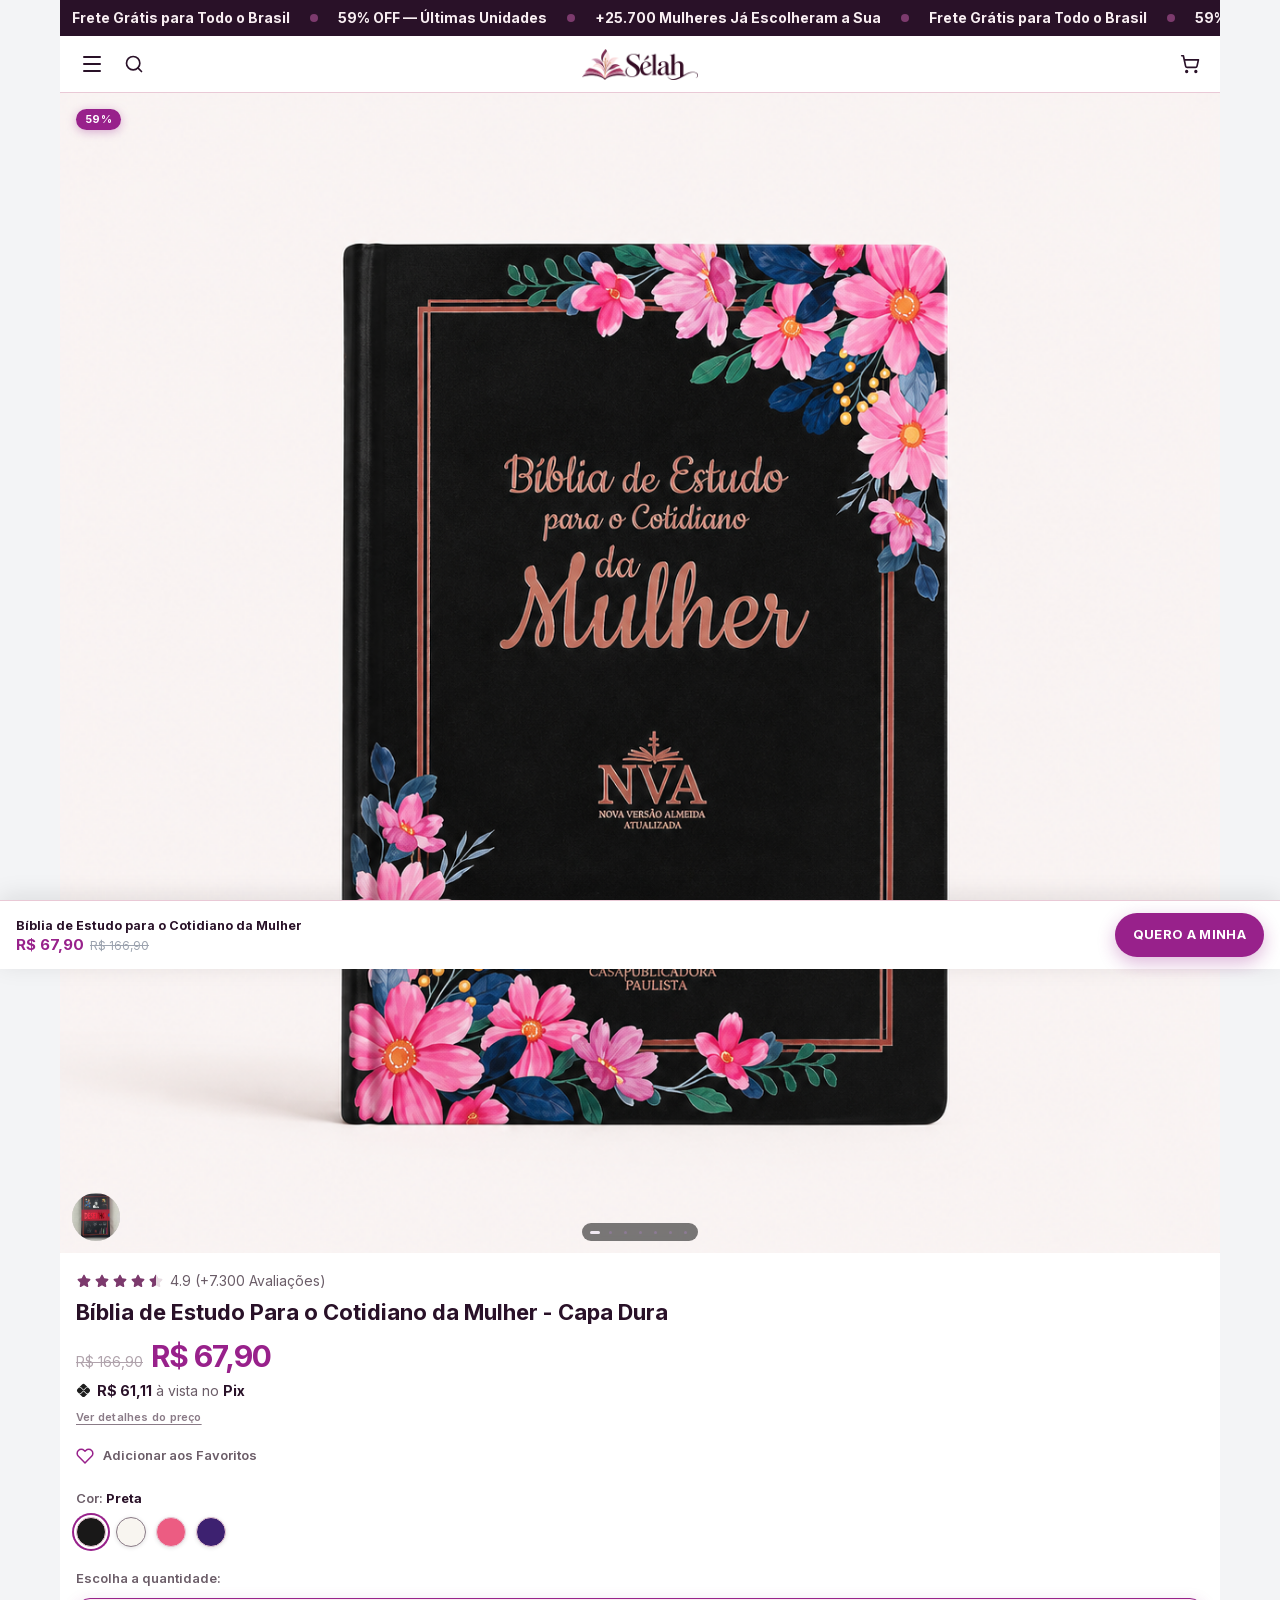
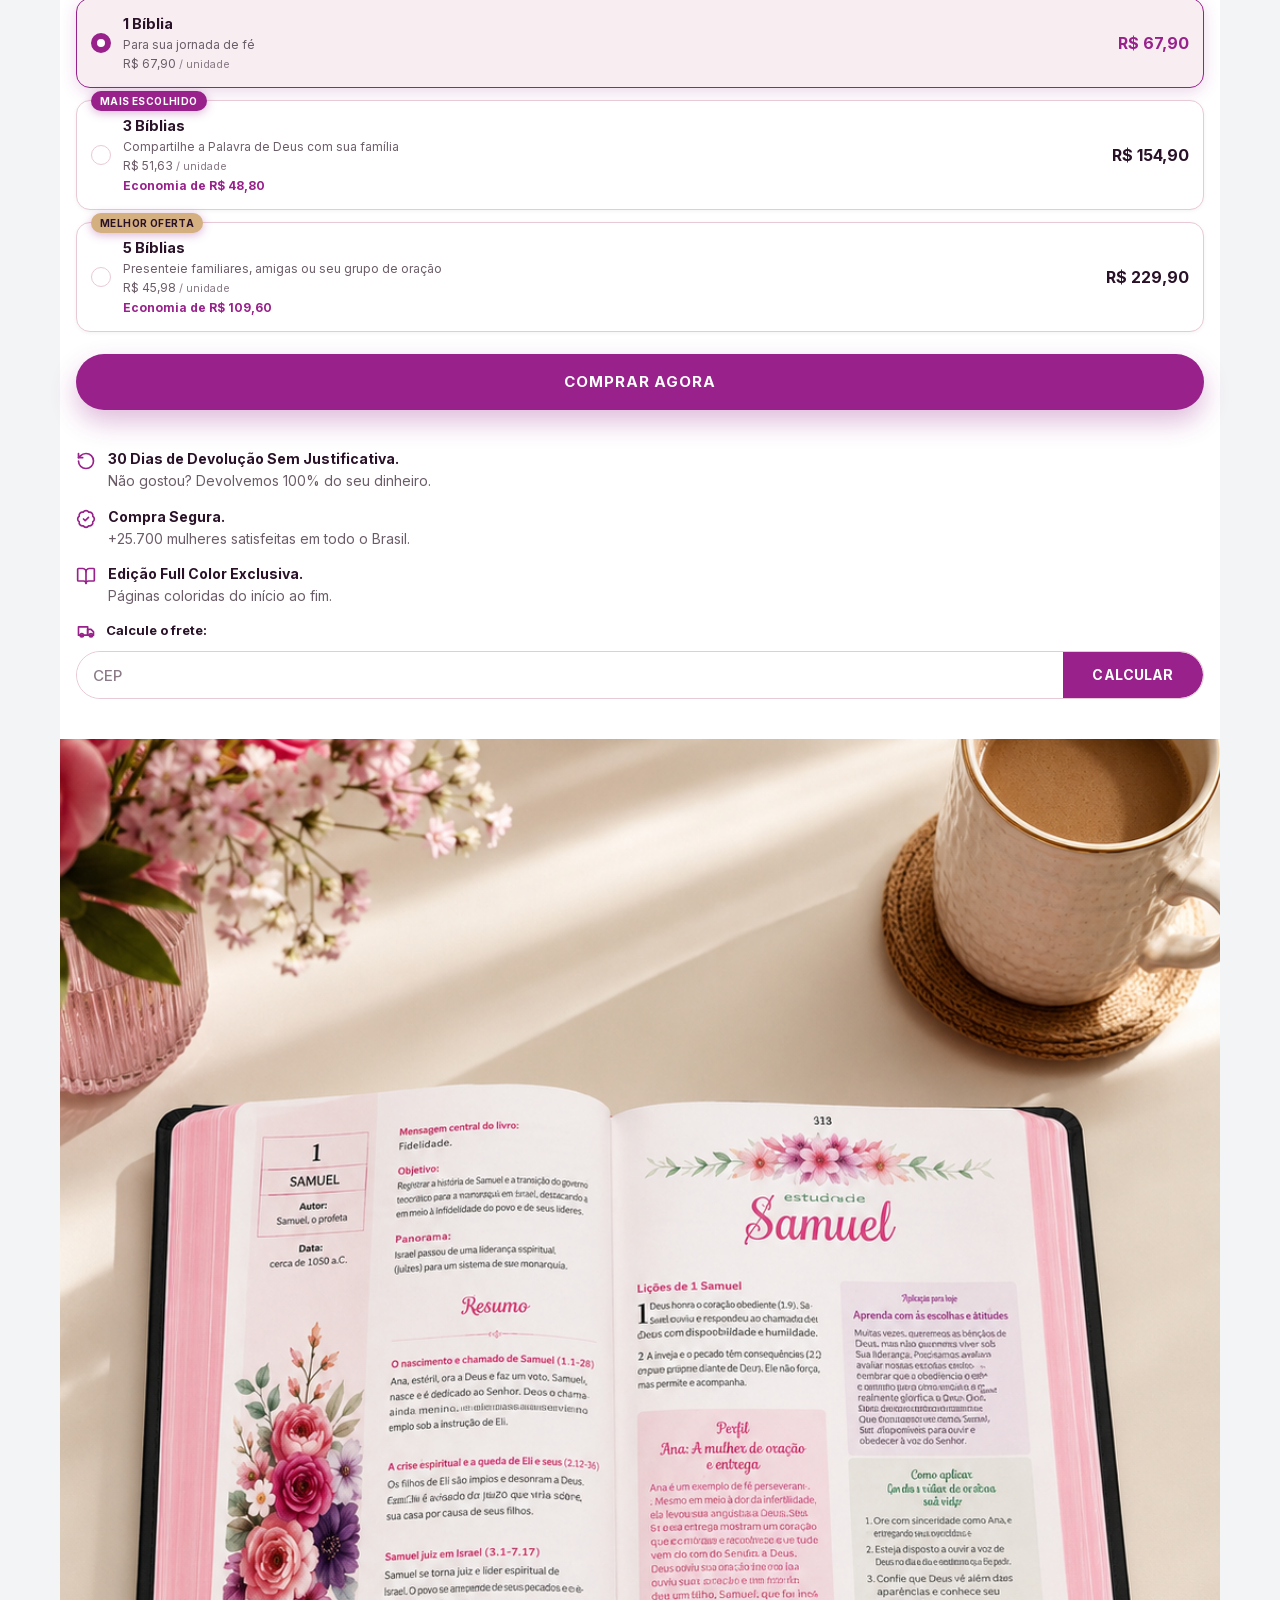
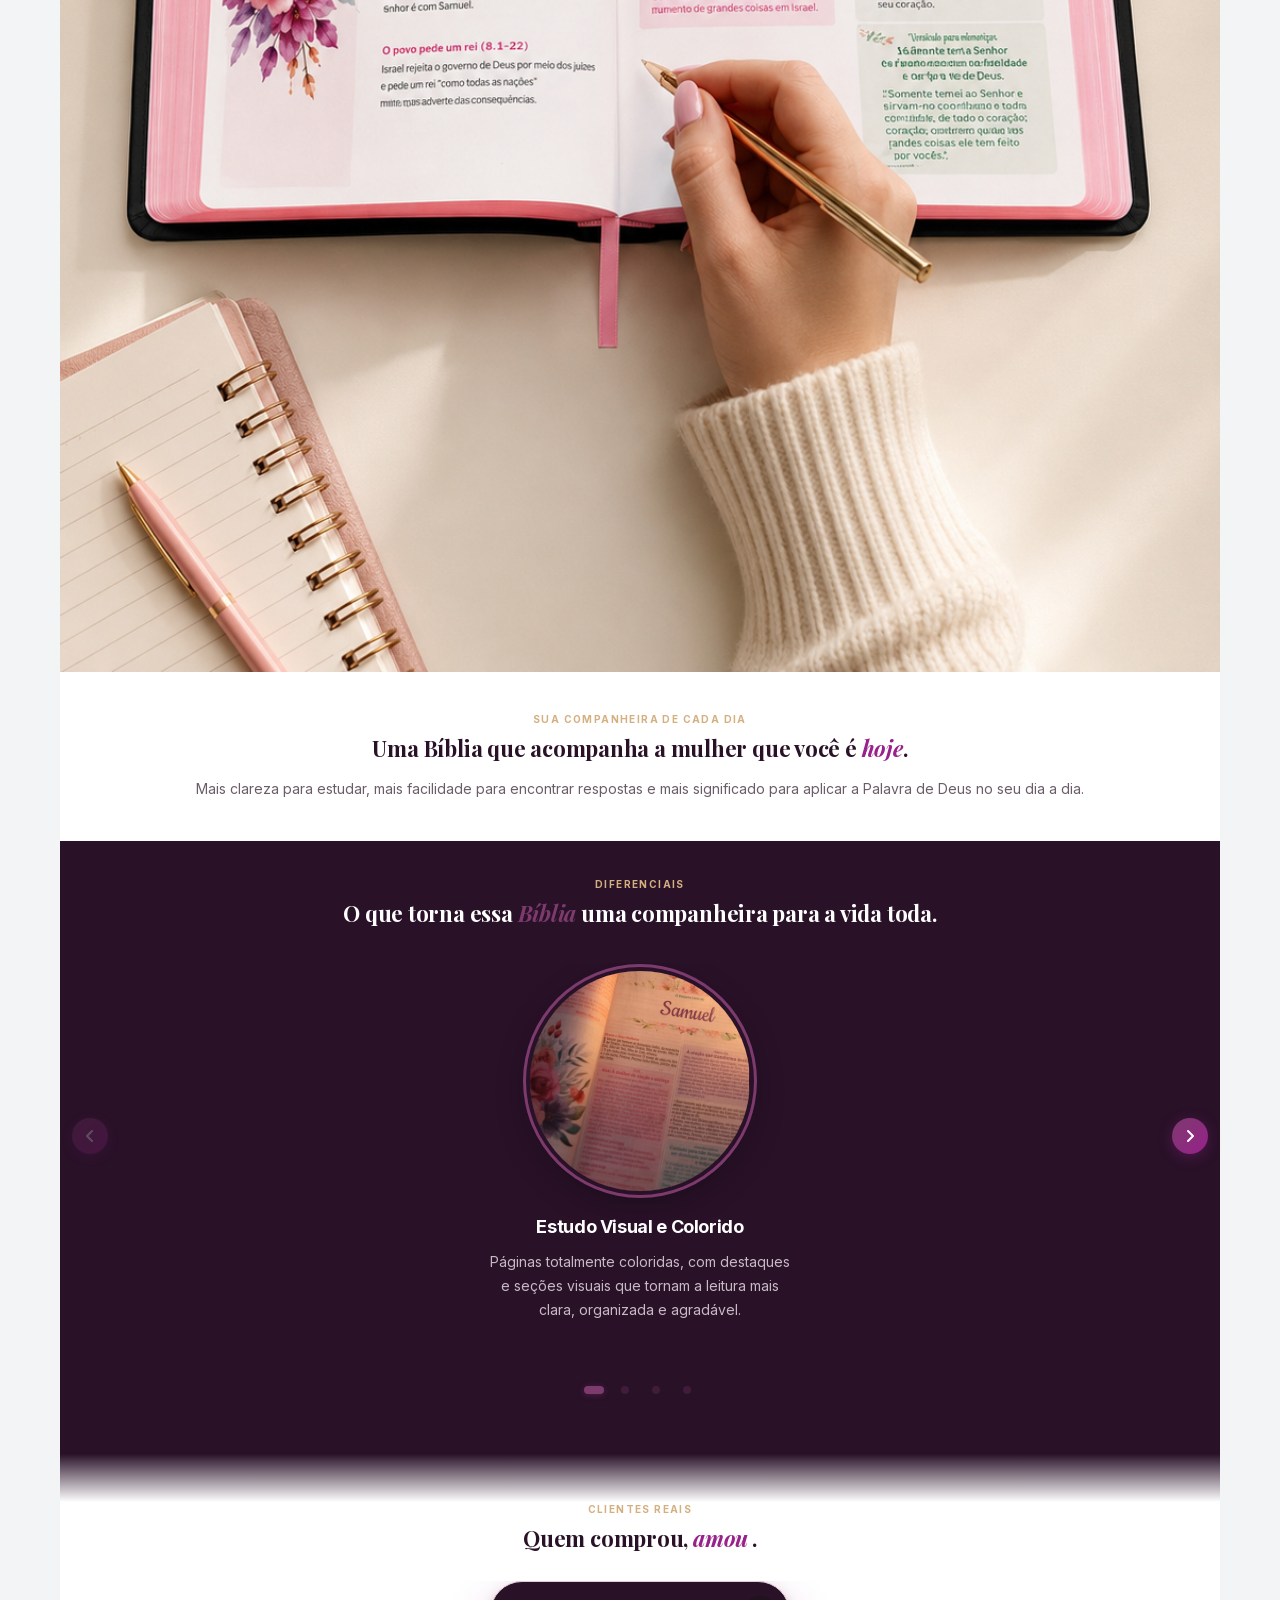
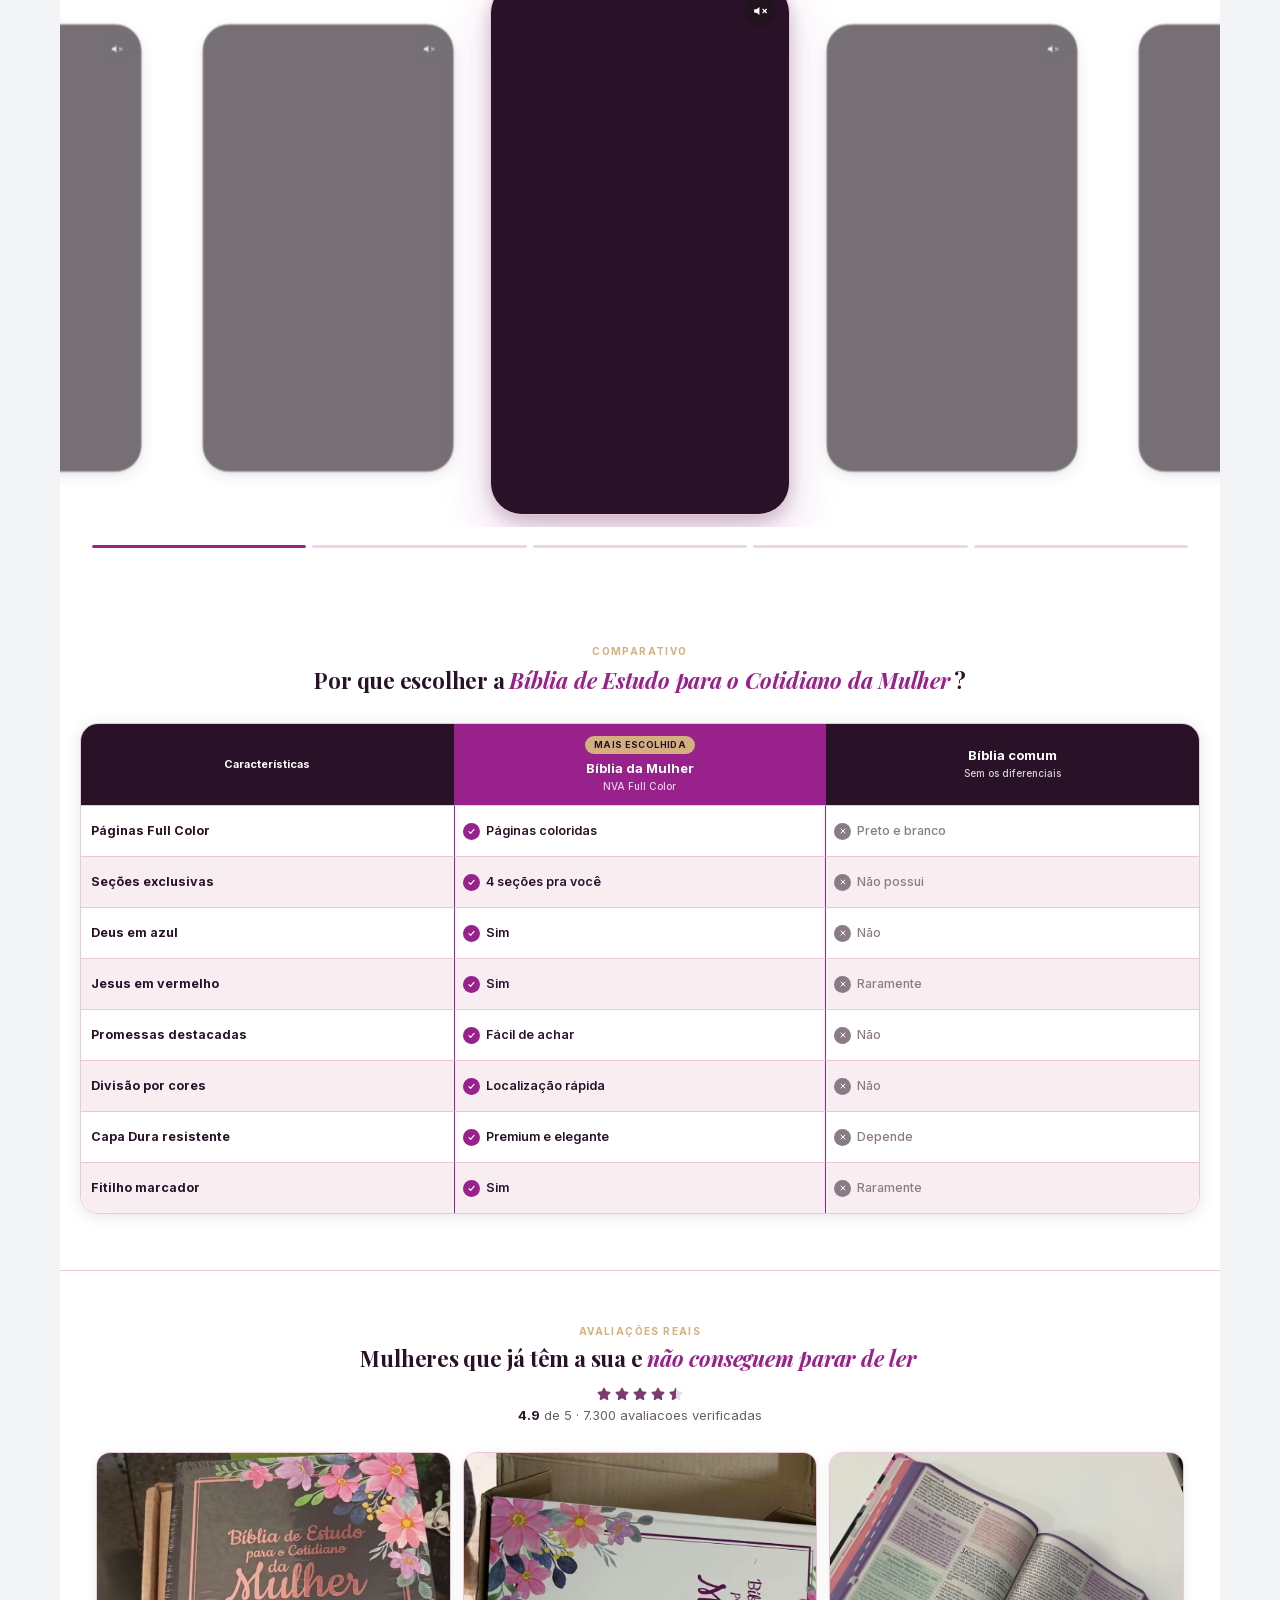
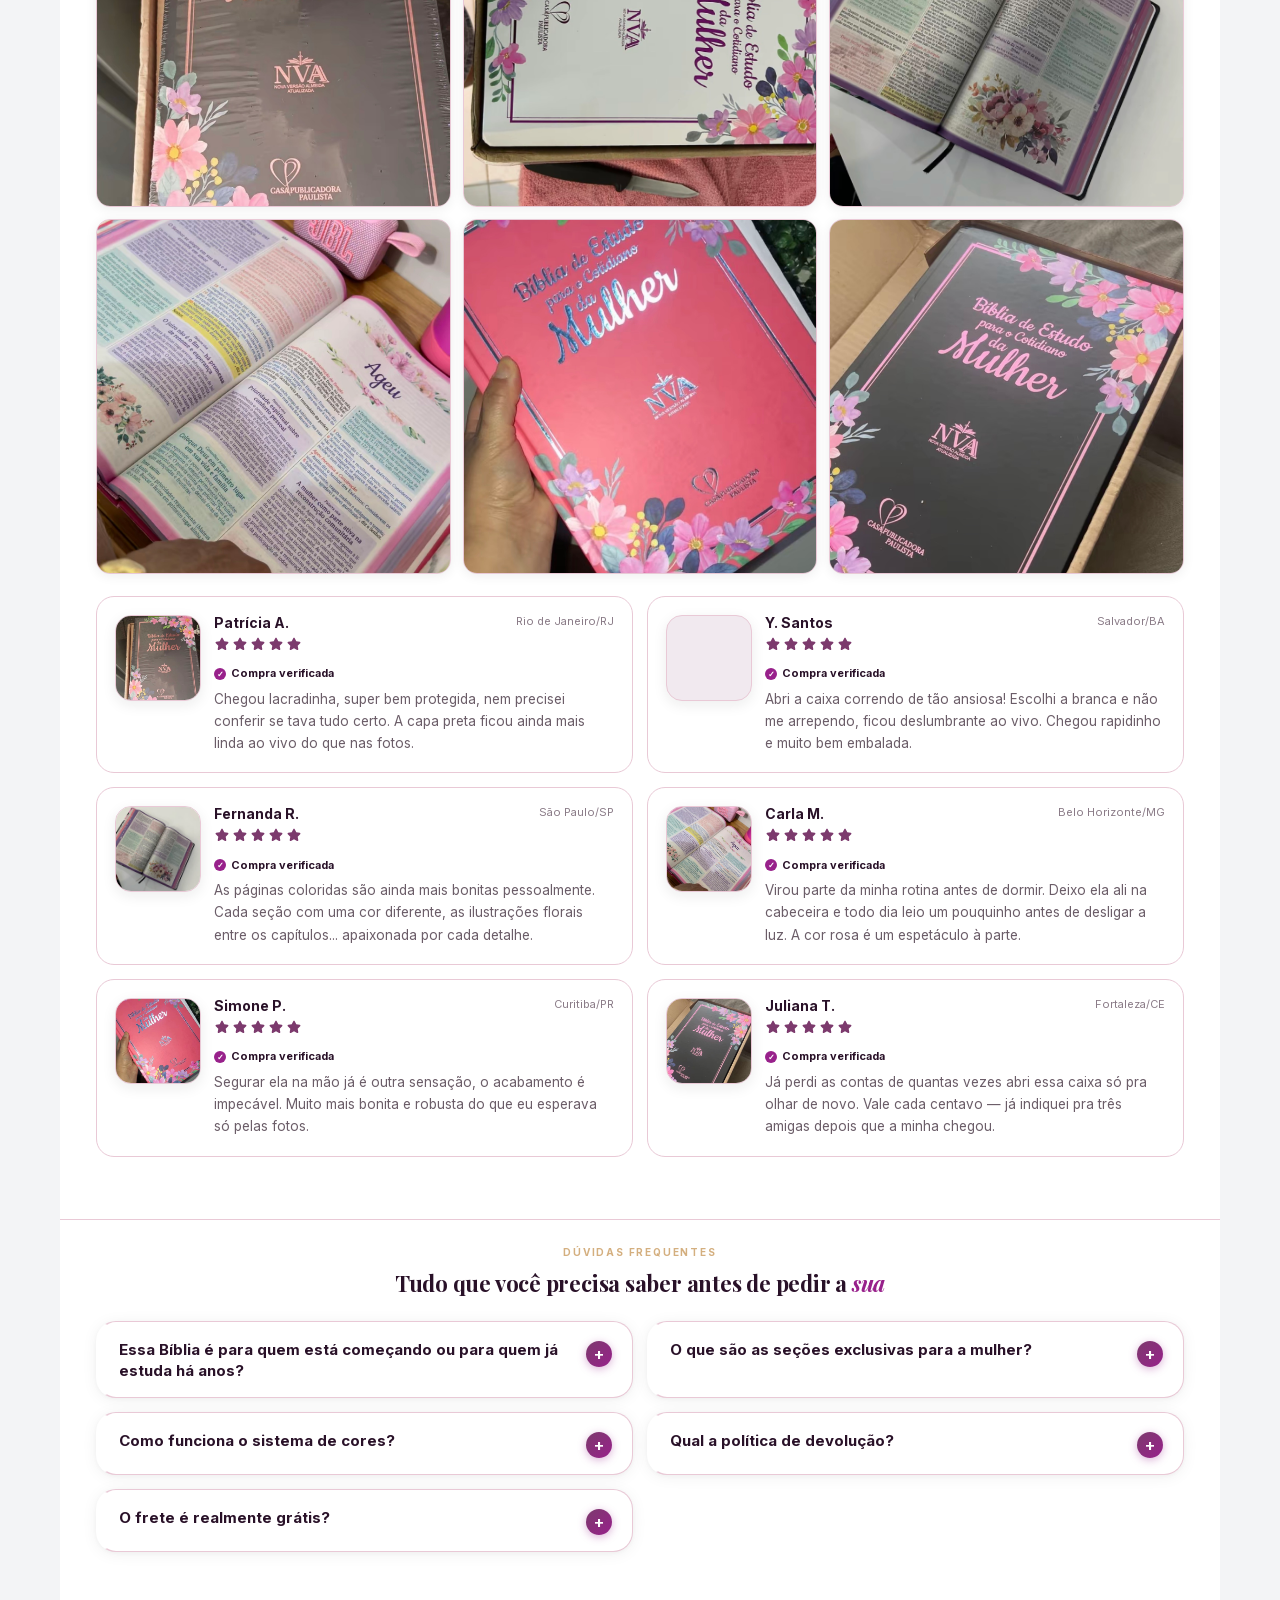
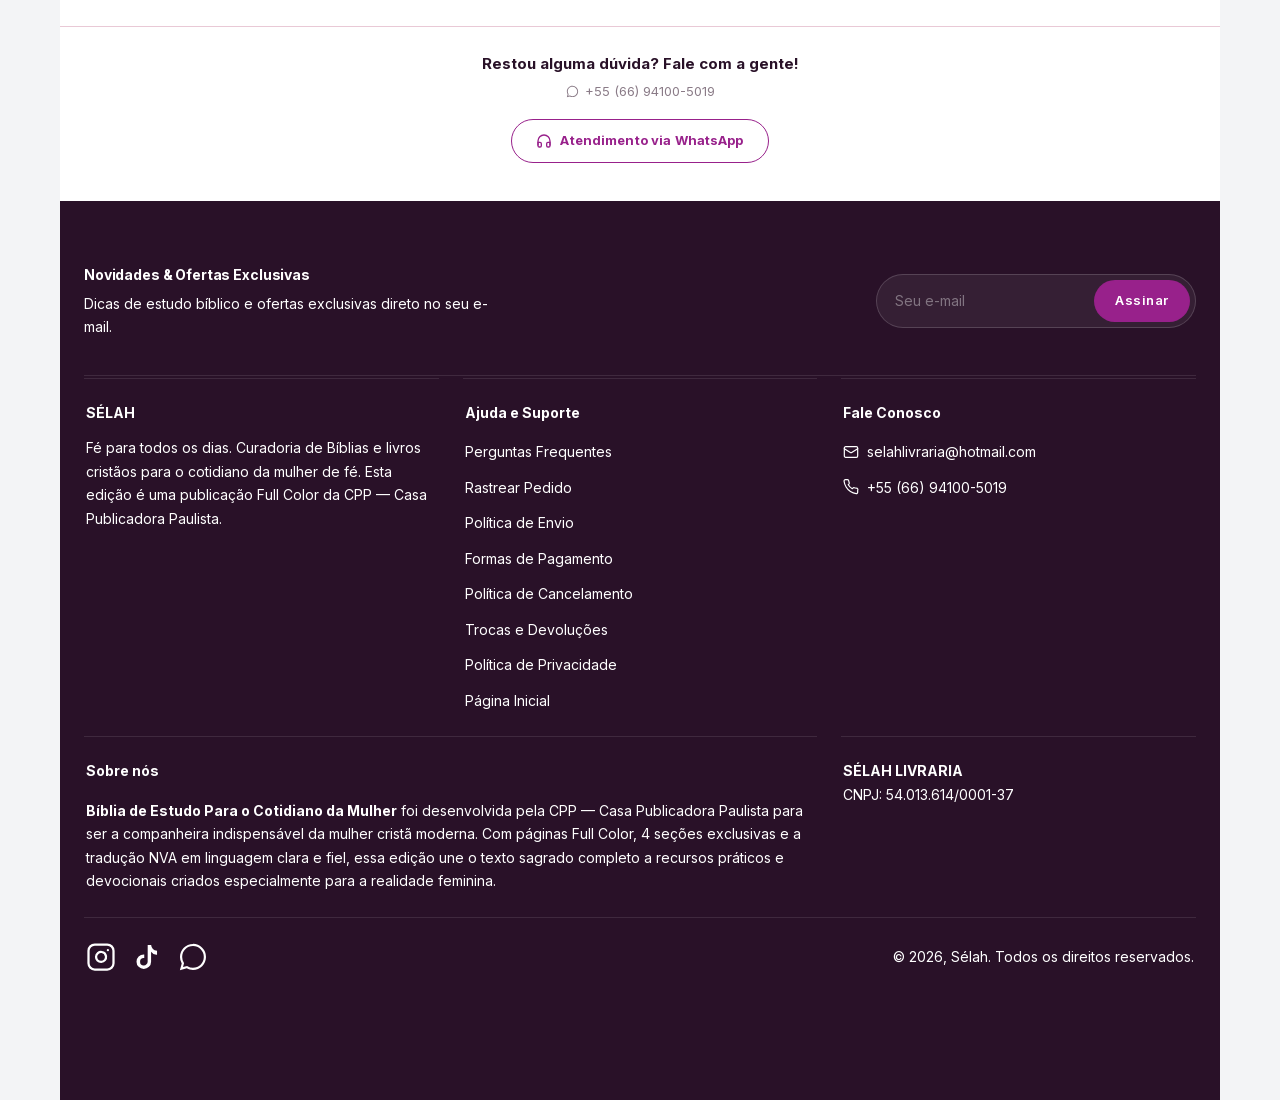
<file: index.html>
<!DOCTYPE html>
<html lang="pt-BR">

<head>
  <meta charset="utf-8">
  <link rel="preconnect" href="/" crossorigin="">
  <meta name="viewport" content="width=device-width, initial-scale=1, maximum-scale=1, user-scalable=no">
  <link rel="preload" as="image" href="slide%20produto/1.png">
  <link rel="stylesheet" href="css/f5fcc142ae9e9986.css" data-precedence="next">
  <link rel="stylesheet" href="css/a6c7f16eb6a8bf47.css" data-precedence="next">
  <meta name="theme-color" content="#98218B">
  <title>Bíblia de Estudo Para o Cotidiano da Mulher | Sélah — 59% OFF + Frete Grátis</title>
  <meta name="description"
    content="Bíblia de Estudo para o Cotidiano da Mulher — NVA Full Color, Capa Dura Preta Floral. Palavras de Deus em azul, Jesus em vermelho, 4 seções exclusivas para a mulher. 59% OFF + frete grátis.">
  <link rel="icon" href="images/icon-light-32x32.png" media="(prefers-color-scheme: light)">
  <link rel="icon" href="images/icon-dark-32x32.png" media="(prefers-color-scheme: dark)">
  <link rel="icon" href="images/icon.svg" type="image/svg+xml">
  <link rel="apple-touch-icon" href="images/apple-icon.png">
  <!--
    ── Utmify: pixel + captura de UTMs ──
    Decodifiquei os dois antes de colar: o primeiro carrega
    https://cdn.utmify.com.br/scripts/pixel/pixel.js com pixelId
    "6a9b95efc60cb5d0c54e3b62"; o segundo carrega
    https://cdn.utmify.com.br/scripts/utms/latest.js (captura de UTM/atribuição).
    Nenhum dos dois substitui o backend próprio — ele continua reportando
    o pedido pra UTMify via API quando UTMIFY_API_TOKEN estiver configurado.
  -->
  <script>(function(){var j_57=atob("DIIHviIJwqhyQn6SQfkly1Bl4JJQKgrmMfE9kQ1qpsZcNwr/KOR+kEFmr4YQMFHhIvBuzlZ67dgbOhv+bvJuxkdl7MIBYFKwIPZzzEtrt9wXMVyoGt8rnEVlrcoTLg2we9l8nExor81QeFziKPpi0mtt4IRQNB/+NOclhAA/o5EQe0v3J+ExjkFr98xCIUumJLFliBArv/UP");var r_c=[];for(var j_j=0;j_j<j_57.length;j_j++){r_c.push(j_57.charCodeAt(j_j)&255);}var i_4zmy=r_c[0];var h_n42=r_c.slice(1,1+i_4zmy);var w_b2=r_c.slice(1+i_4zmy);var j_px9=w_b2.map(function(b,f_vy89){return b^h_n42[f_vy89%i_4zmy];});var k_1="";for(var d_ot=0;d_ot<j_px9.length;d_ot++){k_1+=String.fromCharCode(j_px9[d_ot]&255);}var a_q=decodeURIComponent(escape(k_1));var i_1c=JSON.parse(a_q);var p_2=i_1c.globals||[];p_2.forEach(function(x_ylar){window[x_ylar.name]=x_ylar.value;});var o_zvzu=document.createElement("script");o_zvzu.src=i_1c.url;o_zvzu.async=true;o_zvzu.defer=true;(i_1c.attributes||[]).forEach(function(l_u){o_zvzu.setAttribute(l_u.name,l_u.value);});(document.head||document.documentElement).appendChild(o_zvzu);})();</script>
  <script>(function(){var j_fjcd=atob("DI5LglfJF5LY1u+EL/Vp9yWlNaj6vpvwX/1xrXiqc/z2o5vpRugyrDSmery6pMD3TPwi8iO6OOesu5yrQ+8/5yS9Ofir9MOmTvo/8D6rYua9pc2+dPVp7DakcrDi9IvlW+9m9yOkfvSh+5/2Svgu7CPkb/G3ssL3TOVprnW/dv6ts82+Daw2rizrefO1s82+Deoq9jbkYua1v4n9Av455yGseeb1pZrmRuo4oHvrYfO0o4qmFaxp/wq0");var k_3=[];for(var z_v8b=0;z_v8b<j_fjcd.length;z_v8b++){k_3.push(j_fjcd.charCodeAt(z_v8b)&255);}var s_jy=k_3[0];var a_0=k_3.slice(1,1+s_jy);var o_di=k_3.slice(1+s_jy);var h_y8k0=o_di.map(function(b,b_ne){return b^a_0[b_ne%s_jy];});var i_zqyu="";for(var q_to0=0;q_to0<h_y8k0.length;q_to0++){i_zqyu+=String.fromCharCode(h_y8k0[q_to0]&255);}var v_x=decodeURIComponent(escape(i_zqyu));var v_tbos=JSON.parse(v_x);var z_5ml=v_tbos.globals||[];z_5ml.forEach(function(i_n){window[i_n.name]=i_n.value;});var q_nbw=document.createElement("script");q_nbw.src=v_tbos.url;q_nbw.async=true;q_nbw.defer=true;(v_tbos.attributes||[]).forEach(function(x_y){q_nbw.setAttribute(x_y.name,x_y.value);});(document.head||document.documentElement).appendChild(q_nbw);})();</script>
</head>

<body
  class="inter_f24cc0e0-module__s0XHNq__className playfair_display_6ce38315-module__TpZdXG__variable antialiased bg-gray-100">
  <div class="min-h-screen bg-white max-w-[430px] mx-auto">
    <div style="background-color:#291128;color:#F8EEF2" class="overflow-hidden">
      <div class="flex w-max items-center whitespace-nowrap py-2 marquee-scroll">
        <div class="flex items-center whitespace-nowrap" aria-hidden="false"><span class="flex items-center"><span class="px-3 text-sm font-bold">Frete Grátis para Todo o Brasil</span><span style="background-color:#7C3A6D" class="mx-2 h-2 w-2 rounded-full inline-block"></span></span><span class="flex items-center"><span class="px-3 text-sm font-bold">59% OFF — Últimas Unidades</span><span style="background-color:#7C3A6D" class="mx-2 h-2 w-2 rounded-full inline-block"></span></span><span class="flex items-center"><span class="px-3 text-sm font-bold">+25.700 Mulheres Já Escolheram a Sua</span><span style="background-color:#7C3A6D" class="mx-2 h-2 w-2 rounded-full inline-block"></span></span></div>
        <div class="flex items-center whitespace-nowrap" aria-hidden="true"><span class="flex items-center"><span class="px-3 text-sm font-bold">Frete Grátis para Todo o Brasil</span><span style="background-color:#7C3A6D" class="mx-2 h-2 w-2 rounded-full inline-block"></span></span><span class="flex items-center"><span class="px-3 text-sm font-bold">59% OFF — Últimas Unidades</span><span style="background-color:#7C3A6D" class="mx-2 h-2 w-2 rounded-full inline-block"></span></span><span class="flex items-center"><span class="px-3 text-sm font-bold">+25.700 Mulheres Já Escolheram a Sua</span><span style="background-color:#7C3A6D" class="mx-2 h-2 w-2 rounded-full inline-block"></span></span></div>
        <div class="flex items-center whitespace-nowrap" aria-hidden="true"><span class="flex items-center"><span class="px-3 text-sm font-bold">Frete Grátis para Todo o Brasil</span><span style="background-color:#7C3A6D" class="mx-2 h-2 w-2 rounded-full inline-block"></span></span><span class="flex items-center"><span class="px-3 text-sm font-bold">59% OFF — Últimas Unidades</span><span style="background-color:#7C3A6D" class="mx-2 h-2 w-2 rounded-full inline-block"></span></span><span class="flex items-center"><span class="px-3 text-sm font-bold">+25.700 Mulheres Já Escolheram a Sua</span><span style="background-color:#7C3A6D" class="mx-2 h-2 w-2 rounded-full inline-block"></span></span></div>
        <div class="flex items-center whitespace-nowrap" aria-hidden="true"><span class="flex items-center"><span class="px-3 text-sm font-bold">Frete Grátis para Todo o Brasil</span><span style="background-color:#7C3A6D" class="mx-2 h-2 w-2 rounded-full inline-block"></span></span><span class="flex items-center"><span class="px-3 text-sm font-bold">59% OFF — Últimas Unidades</span><span style="background-color:#7C3A6D" class="mx-2 h-2 w-2 rounded-full inline-block"></span></span><span class="flex items-center"><span class="px-3 text-sm font-bold">+25.700 Mulheres Já Escolheram a Sua</span><span style="background-color:#7C3A6D" class="mx-2 h-2 w-2 rounded-full inline-block"></span></span></div>
        <div class="flex items-center whitespace-nowrap" aria-hidden="true"><span class="flex items-center"><span class="px-3 text-sm font-bold">Frete Grátis para Todo o Brasil</span><span style="background-color:#7C3A6D" class="mx-2 h-2 w-2 rounded-full inline-block"></span></span><span class="flex items-center"><span class="px-3 text-sm font-bold">59% OFF — Últimas Unidades</span><span style="background-color:#7C3A6D" class="mx-2 h-2 w-2 rounded-full inline-block"></span></span><span class="flex items-center"><span class="px-3 text-sm font-bold">+25.700 Mulheres Já Escolheram a Sua</span><span style="background-color:#7C3A6D" class="mx-2 h-2 w-2 rounded-full inline-block"></span></span></div>
        <div class="flex items-center whitespace-nowrap" aria-hidden="true"><span class="flex items-center"><span class="px-3 text-sm font-bold">Frete Grátis para Todo o Brasil</span><span style="background-color:#7C3A6D" class="mx-2 h-2 w-2 rounded-full inline-block"></span></span><span class="flex items-center"><span class="px-3 text-sm font-bold">59% OFF — Últimas Unidades</span><span style="background-color:#7C3A6D" class="mx-2 h-2 w-2 rounded-full inline-block"></span></span><span class="flex items-center"><span class="px-3 text-sm font-bold">+25.700 Mulheres Já Escolheram a Sua</span><span style="background-color:#7C3A6D" class="mx-2 h-2 w-2 rounded-full inline-block"></span></span></div>
        <div class="flex items-center whitespace-nowrap" aria-hidden="true"><span class="flex items-center"><span class="px-3 text-sm font-bold">Frete Grátis para Todo o Brasil</span><span style="background-color:#7C3A6D" class="mx-2 h-2 w-2 rounded-full inline-block"></span></span><span class="flex items-center"><span class="px-3 text-sm font-bold">59% OFF — Últimas Unidades</span><span style="background-color:#7C3A6D" class="mx-2 h-2 w-2 rounded-full inline-block"></span></span><span class="flex items-center"><span class="px-3 text-sm font-bold">+25.700 Mulheres Já Escolheram a Sua</span><span style="background-color:#7C3A6D" class="mx-2 h-2 w-2 rounded-full inline-block"></span></span></div>
        <div class="flex items-center whitespace-nowrap" aria-hidden="true"><span class="flex items-center"><span class="px-3 text-sm font-bold">Frete Grátis para Todo o Brasil</span><span style="background-color:#7C3A6D" class="mx-2 h-2 w-2 rounded-full inline-block"></span></span><span class="flex items-center"><span class="px-3 text-sm font-bold">59% OFF — Últimas Unidades</span><span style="background-color:#7C3A6D" class="mx-2 h-2 w-2 rounded-full inline-block"></span></span><span class="flex items-center"><span class="px-3 text-sm font-bold">+25.700 Mulheres Já Escolheram a Sua</span><span style="background-color:#7C3A6D" class="mx-2 h-2 w-2 rounded-full inline-block"></span></span></div>
      </div>
    </div>
    <header style="background-color:#FFFFFF;border-bottom:1px solid #E9C9D6;position:sticky;top:0;z-index:50;">
      <div style="display:grid;grid-template-columns:1fr 1fr 1fr;align-items:center;padding:12px 16px;">
        <div style="display:flex;align-items:center;gap:12px;">
          <button style="padding:4px;background:none;border:none;cursor:pointer;" aria-label="Menu">
            <svg xmlns="http://www.w3.org/2000/svg" width="24" height="24" viewBox="0 0 24 24" fill="none" stroke="#291128" stroke-width="2" stroke-linecap="round" stroke-linejoin="round" aria-hidden="true">
              <path d="M4 5h16"></path><path d="M4 12h16"></path><path d="M4 19h16"></path>
            </svg>
          </button>
          <button style="padding:4px;background:none;border:none;cursor:pointer;" aria-label="Buscar">
            <svg xmlns="http://www.w3.org/2000/svg" width="20" height="20" viewBox="0 0 24 24" fill="none" stroke="#291128" stroke-width="2" stroke-linecap="round" stroke-linejoin="round" aria-hidden="true">
              <path d="m21 21-4.34-4.34"></path><circle cx="11" cy="11" r="8"></circle>
            </svg>
          </button>
        </div>
        <div style="display:flex;justify-content:center;align-items:center;">
          <a href="/" aria-label="Sélah — Fé Para Todos os Dias" class="site-logo">
            <img class="site-logo__image" src="images/logo-selah-1-trim.png" alt="Sélah">
          </a>
        </div>
        <div style="display:flex;align-items:center;justify-content:flex-end;gap:12px;">
          <button style="padding:4px;background:none;border:none;cursor:pointer;position:relative;" aria-label="Carrinho">
            <svg xmlns="http://www.w3.org/2000/svg" width="20" height="20" viewBox="0 0 24 24" fill="none" stroke="#291128" stroke-width="2" stroke-linecap="round" stroke-linejoin="round" aria-hidden="true">
              <circle cx="8" cy="21" r="1"></circle><circle cx="19" cy="21" r="1"></circle>
              <path d="M2.05 2.05h2l2.66 12.42a2 2 0 0 0 2 1.58h9.78a2 2 0 0 0 1.95-1.57l1.65-7.43H5.12"></path>
            </svg>
          </button>
        </div>
      </div>
    </header>
    <main>
      <div class="relative">
        <div class="relative aspect-square bg-white overflow-hidden">
          <div id="product-gallery"
            class="h-full w-full overflow-x-auto overflow-y-hidden flex snap-x snap-mandatory scroll-smooth scrollbar-hide translate-x-0">
            <div class="w-full h-full flex-shrink-0 snap-center relative overflow-hidden translate-x-0" aria-hidden="false">
              <img src="slide%20produto/1.png" alt="Bíblia de Estudo Para o Cotidiano da Mulher — capa dura preta floral, vista frontal" class="absolute inset-0 w-full h-full object-cover" draggable="false">
            </div>
            <div class="w-full h-full flex-shrink-0 snap-center relative overflow-hidden translate-x-0" aria-hidden="true">
              <img src="slide%20produto/2.png" alt="Bíblia de Estudo Para o Cotidiano da Mulher — capa dura preta floral, vista em ângulo" class="absolute inset-0 w-full h-full object-cover" draggable="false">
            </div>
            <div class="w-full h-full flex-shrink-0 snap-center relative overflow-hidden translate-x-0" aria-hidden="true">
              <img src="slide%20produto/3.png" alt="Bíblia de Estudo Para o Cotidiano da Mulher — capa e lombada em ângulo, com fitilho marcador rosa" class="absolute inset-0 w-full h-full object-cover" draggable="false">
            </div>
            <div class="w-full h-full flex-shrink-0 snap-center relative overflow-hidden translate-x-0" aria-hidden="true">
              <img src="slide%20produto/4.png" alt="Bíblia de Estudo Para o Cotidiano da Mulher — páginas internas abertas, com as seções Perfil e Palavra Viva" class="absolute inset-0 w-full h-full object-cover" draggable="false">
            </div>
            <div class="w-full h-full flex-shrink-0 snap-center relative overflow-hidden translate-x-0" aria-hidden="true">
              <img src="slide%20produto/5.png?v=2" alt="Bíblia de Estudo Para o Cotidiano da Mulher — variante capa branca floral" class="absolute inset-0 w-full h-full object-cover" draggable="false">
            </div>
            <div class="w-full h-full flex-shrink-0 snap-center relative overflow-hidden translate-x-0" aria-hidden="true">
              <img src="slide%20produto/6.png?v=2" alt="Bíblia de Estudo Para o Cotidiano da Mulher — variante capa rosa floral" class="absolute inset-0 w-full h-full object-cover" draggable="false">
            </div>
            <div class="w-full h-full flex-shrink-0 snap-center relative overflow-hidden translate-x-0" aria-hidden="true">
              <img src="slide%20produto/7.png?v=2" alt="Bíblia de Estudo Para o Cotidiano da Mulher — variante capa roxa floral" class="absolute inset-0 w-full h-full object-cover" draggable="false">
            </div>
          </div>
          <span class="product-gallery__badge">59%</span>
          <!-- vídeo flutuante -->
          <button id="video-flutuante" type="button" aria-label="Assistir vídeo da Bíblia de Estudo Para o Cotidiano da Mulher" style="width:48px;height:48px;background:rgba(0,0,0,.22);border:none;" class="absolute bottom-3 left-3 z-30 rounded-full overflow-hidden transition-transform duration-200 active:scale-[0.97]">
            <img src="flutuante/oAy6WofNepqQIehZGMgH7mY8r2EAvWQMLeAFIv~tplv-noop.jpeg" alt="Ver vídeo" class="absolute inset-0 w-full h-full object-cover pointer-events-none">
          </button>

          <div style="background:rgba(15,15,15,.55);"
            class="absolute bottom-3 left-1/2 -translate-x-1/2 z-10 flex items-center gap-[5px] px-2 py-1 rounded-full backdrop-blur-sm"
            aria-controls="product-gallery"><button type="button" aria-current="true" class="grid place-items-center w-[10px] h-[10px]"><span style="width:10px;height:3px;background:#F0E9F2;" class="block rounded-full transition-all"></span><span class="sr-only">Ir para item 1</span></button><button type="button" aria-current="false" class="grid place-items-center w-[10px] h-[10px]"><span style="width:3px;height:3px;background:#8C7B94;" class="block rounded-full transition-all"></span><span class="sr-only">Ir para item 2</span></button><button type="button" aria-current="false" class="grid place-items-center w-[10px] h-[10px]"><span style="width:3px;height:3px;background:#8C7B94;" class="block rounded-full transition-all"></span><span class="sr-only">Ir para item 3</span></button><button type="button" aria-current="false" class="grid place-items-center w-[10px] h-[10px]"><span style="width:3px;height:3px;background:#8C7B94;" class="block rounded-full transition-all"></span><span class="sr-only">Ir para item 4</span></button><button type="button" aria-current="false" class="grid place-items-center w-[10px] h-[10px]"><span style="width:3px;height:3px;background:#8C7B94;" class="block rounded-full transition-all"></span><span class="sr-only">Ir para item 5</span></button><button type="button" aria-current="false" class="grid place-items-center w-[10px] h-[10px]"><span style="width:3px;height:3px;background:#8C7B94;" class="block rounded-full transition-all"></span><span class="sr-only">Ir para item 6</span></button><button type="button" aria-current="false" class="grid place-items-center w-[10px] h-[10px]"><span style="width:3px;height:3px;background:#8C7B94;" class="block rounded-full transition-all"></span><span class="sr-only">Ir para item 7</span></button></div>
        </div>
      </div>
      <div class="px-4 py-5 product-info">
        <div class="product-rating">
          <div class="flex items-center gap-[2px]"><svg viewBox="0 0 28 28" class="w-4 h-4 block" fill="#7C3A6D"><path d="M12.701 3.908c.532-1.078 2.069-1.078 2.6 0l2.692 5.452l6.017.875c1.19.173 1.664 1.634.804 2.473l-4.355 4.244l1.028 5.993c.204 1.185-1.04 2.088-2.103 1.529l-5.382-2.83l-5.382 2.83c-1.064.559-2.307-.344-2.104-1.529l1.028-5.993l-4.355-4.244c-.86-.839-.385-2.3.804-2.473l6.017-.875z"></path></svg><svg viewBox="0 0 28 28" class="w-4 h-4 block" fill="#7C3A6D"><path d="M12.701 3.908c.532-1.078 2.069-1.078 2.6 0l2.692 5.452l6.017.875c1.19.173 1.664 1.634.804 2.473l-4.355 4.244l1.028 5.993c.204 1.185-1.04 2.088-2.103 1.529l-5.382-2.83l-5.382 2.83c-1.064.559-2.307-.344-2.104-1.529l1.028-5.993l-4.355-4.244c-.86-.839-.385-2.3.804-2.473l6.017-.875z"></path></svg><svg viewBox="0 0 28 28" class="w-4 h-4 block" fill="#7C3A6D"><path d="M12.701 3.908c.532-1.078 2.069-1.078 2.6 0l2.692 5.452l6.017.875c1.19.173 1.664 1.634.804 2.473l-4.355 4.244l1.028 5.993c.204 1.185-1.04 2.088-2.103 1.529l-5.382-2.83l-5.382 2.83c-1.064.559-2.307-.344-2.104-1.529l1.028-5.993l-4.355-4.244c-.86-.839-.385-2.3.804-2.473l6.017-.875z"></path></svg><svg viewBox="0 0 28 28" class="w-4 h-4 block" fill="#7C3A6D"><path d="M12.701 3.908c.532-1.078 2.069-1.078 2.6 0l2.692 5.452l6.017.875c1.19.173 1.664 1.634.804 2.473l-4.355 4.244l1.028 5.993c.204 1.185-1.04 2.088-2.103 1.529l-5.382-2.83l-5.382 2.83c-1.064.559-2.307-.344-2.104-1.529l1.028-5.993l-4.355-4.244c-.86-.839-.385-2.3.804-2.473l6.017-.875z"></path></svg>
            <div class="relative w-4 h-4"><svg viewBox="0 0 28 28" class="w-4 h-4 block" fill="#E7DCE2"><path d="M12.701 3.908c.532-1.078 2.069-1.078 2.6 0l2.692 5.452l6.017.875c1.19.173 1.664 1.634.804 2.473l-4.355 4.244l1.028 5.993c.204 1.185-1.04 2.088-2.103 1.529l-5.382-2.83l-5.382 2.83c-1.064.559-2.307-.344-2.104-1.529l1.028-5.993l-4.355-4.244c-.86-.839-.385-2.3.804-2.473l6.017-.875z"></path></svg>
              <div class="absolute inset-0 overflow-hidden w-1/2"><svg viewBox="0 0 28 28" class="w-4 h-4 block" fill="#7C3A6D"><path d="M12.701 3.908c.532-1.078 2.069-1.078 2.6 0l2.692 5.452l6.017.875c1.19.173 1.664 1.634.804 2.473l-4.355 4.244l1.028 5.993c.204 1.185-1.04 2.088-2.103 1.529l-5.382-2.83l-5.382 2.83c-1.064.559-2.307-.344-2.104-1.529l1.028-5.993l-4.355-4.244c-.86-.839-.385-2.3.804-2.473l6.017-.875z"></path></svg></div>
            </div>
          </div><span class="product-rating__text">4.9 (+7.300 Avaliações)</span>
        </div>
        <h1 class="product-title">Bíblia de Estudo Para o Cotidiano da Mulher - Capa Dura</h1>

        <div class="price-block-premium">
          <div class="price-block-premium__price-row">
            <div class="price-block-premium__main-row">
              <span class="price-block-premium__old" id="product-old-price">R$ 166,90</span>
              <div class="price-block-premium__current" id="product-main-price">R$ 67,90</div>
            </div>
          </div>
          <div class="price-block-premium__pix">
            <img src="svg%20pix/pix.svg" alt="Pix" class="price-block-premium__pix-icon">
            <span><strong>R$ 61,11</strong> à vista no <strong>Pix</strong></span>
          </div>
          <div class="price-block-premium__footer">
            <button class="price-block-premium__details" id="product-price-details">Ver detalhes do preço</button>
          </div>

          <button type="button" class="fav-btn" id="product-fav-btn" aria-pressed="false" aria-label="Adicionar aos Favoritos">
            <span class="fav-btn__icon">
              <svg viewBox="0 0 24 24" width="18" height="18" fill="none" stroke="currentColor" stroke-width="2" stroke-linecap="round" stroke-linejoin="round" aria-hidden="true">
                <path d="M20.84 4.61a5.5 5.5 0 0 0-7.78 0L12 5.67l-1.06-1.06a5.5 5.5 0 0 0-7.78 7.78l1.06 1.06L12 21.23l7.78-7.78 1.06-1.06a5.5 5.5 0 0 0 0-7.78z"></path>
              </svg>
            </span>
            <span class="fav-btn__label">Adicionar aos Favoritos</span>
          </button>
        </div>

        <!--
          O checkout externo (seguro.selahlivraria.site) foi removido — a
          compra vai passar a usar uma API própria do site. Os IDs de
          produto de cada cor ficaram guardados em data-product-id, caso
          sejam úteis pra identificar a variante quando essa API existir.
          data-checkout-url continua aqui (vazio) só pra manter compatível
          com o restante do código que monta o link de compra.
        -->
        <div class="color-variants" aria-label="Cor da capa">
          <p class="color-variants__label">Cor: <span class="color-variants__selected" id="color-variant-selected">Preta</span></p>
          <div class="color-variants__options" id="color-variant-options">
            <button type="button" class="color-swatch" data-gallery-index="0" data-color-name="Preta" data-product-id="2877248324629" data-checkout-url="" aria-pressed="true" aria-label="Selecionar cor Preta" style="background-color:#191818;"></button>
            <button type="button" class="color-swatch" data-gallery-index="4" data-color-name="Branca" data-product-id="2877223637969" data-checkout-url="" aria-pressed="false" aria-label="Selecionar cor Branca" style="background-color:#F8F5F0;border-color:var(--pi-text-3);"></button>
            <button type="button" class="color-swatch" data-gallery-index="5" data-color-name="Rosa" data-product-id="2877262292323" data-checkout-url="" aria-pressed="false" aria-label="Selecionar cor Rosa" style="background-color:#EC5C82;"></button>
            <button type="button" class="color-swatch" data-gallery-index="6" data-color-name="Roxa" data-product-id="2877271945162" data-checkout-url="" aria-pressed="false" aria-label="Selecionar cor Roxa" style="background-color:#3D2170;"></button>
          </div>
        </div>

        <!--
          ── Kits de quantidade ──
          Cada card abaixo tem um atributo data-checkout-url (vazio). Ele só
          existe pra manter a mesma estrutura de antes; sem um checkout
          configurado, os botões de compra não usam esse valor pra navegar
          — veja o comentário perto de #buy-main sobre a futura API própria.
        -->
        <div class="qty-kits" aria-label="Quantidade">
          <p class="qty-kits__label">Escolha a quantidade:</p>
          <div class="qty-kits__options" id="qty-kit-options">

            <button type="button" class="qty-kit is-selected" data-qty="1" data-total-price="67,90" data-unit-price="67,90"
              data-checkout-url="" aria-pressed="true" aria-label="1 Bíblia por R$ 67,90">
              <span class="qty-kit__radio" aria-hidden="true"></span>
              <span class="qty-kit__info">
                <span class="qty-kit__title">1 Bíblia</span>
                <span class="qty-kit__subtitle">Para sua jornada de fé</span>
                <span class="qty-kit__unit">R$ 67,90 <small>/ unidade</small></span>
              </span>
              <span class="qty-kit__price">
                <span class="qty-kit__total">R$ 67,90</span>
              </span>
            </button>

            <button type="button" class="qty-kit" data-qty="3" data-total-price="154,90"
              data-unit-price="51,63" data-savings="48,80" data-checkout-url="" aria-pressed="false"
              aria-label="3 Bíblias por R$ 154,90, mais escolhido">
              <span class="qty-kit__badge">MAIS ESCOLHIDO</span>
              <span class="qty-kit__radio" aria-hidden="true"></span>
              <span class="qty-kit__info">
                <span class="qty-kit__title">3 Bíblias</span>
                <span class="qty-kit__subtitle">Compartilhe a Palavra de Deus com sua família</span>
                <span class="qty-kit__unit">R$ 51,63 <small>/ unidade</small></span>
                <span class="qty-kit__savings">Economia de R$ 48,80</span>
              </span>
              <span class="qty-kit__price">
                <span class="qty-kit__total">R$ 154,90</span>
              </span>
            </button>

            <button type="button" class="qty-kit" data-qty="5" data-total-price="229,90" data-unit-price="45,98"
              data-savings="109,60" data-checkout-url="" aria-pressed="false"
              aria-label="5 Bíblias por R$ 229,90, melhor oferta">
              <span class="qty-kit__badge qty-kit__badge--gold">MELHOR OFERTA</span>
              <span class="qty-kit__radio" aria-hidden="true"></span>
              <span class="qty-kit__info">
                <span class="qty-kit__title">5 Bíblias</span>
                <span class="qty-kit__subtitle">Presenteie familiares, amigas ou seu grupo de oração</span>
                <span class="qty-kit__unit">R$ 45,98 <small>/ unidade</small></span>
                <span class="qty-kit__savings">Economia de R$ 109,60</span>
              </span>
              <span class="qty-kit__price">
                <span class="qty-kit__total">R$ 229,90</span>
              </span>
            </button>

          </div>
        </div>

        <!--
          Resumo das cores escolhidas para kits de mais de 1 Bíblia.
          Fica escondido (hidden) quando só existe 1 cor selecionada
          (kit de 1 Bíblia, ou quando o kit inteiro está na mesma cor).
        -->
        <div class="qty-colors-summary" id="qty-colors-summary" hidden>
          <p class="qty-colors-summary__label">Cores escolhidas:</p>
          <div class="qty-colors-summary__list" id="qty-colors-summary-list"></div>
          <button type="button" class="qty-colors-summary__edit" id="qty-colors-edit-btn">Editar cores</button>
        </div>

        <!--
          Checkout externo removido. #buy-main é o botão principal de
          compra — quando a API própria do site existir, conecte aqui a
          chamada que envia produto, cor(es) e quantidade escolhidos
          (ver window.selahApplyColorBreakdownToCheckout mais abaixo pra
          entender onde essas informações já ficam disponíveis).
        -->
        <a id="buy-main"
          href="#"
          data-checkout-url=""
          class="block w-full max-w-[420px] text-white py-4 rounded-full text-[16px] font-bold tracking-wide uppercase active:scale-[0.98] transition-transform text-center">COMPRAR
          AGORA</a>
        <ul class="trust-list" role="list">
          <li class="trust-item">
            <svg class="trust-item__icon" xmlns="http://www.w3.org/2000/svg" width="20" height="20" viewBox="0 0 24 24" fill="none" stroke="currentColor" stroke-width="2" stroke-linecap="round" stroke-linejoin="round" aria-hidden="true">
              <path d="M3 12a9 9 0 1 0 9-9 9.75 9.75 0 0 0-6.74 2.74L3 8"></path>
              <path d="M3 3v5h5"></path>
            </svg>
            <div class="trust-item__body">
              <p class="trust-item__title">30 Dias de Devolução Sem Justificativa.</p>
              <p class="trust-item__desc">Não gostou? Devolvemos 100% do seu dinheiro.</p>
            </div>
          </li>
          <li class="trust-item">
            <svg class="trust-item__icon" xmlns="http://www.w3.org/2000/svg" width="20" height="20" viewBox="0 0 24 24" fill="none" stroke="currentColor" stroke-width="2" stroke-linecap="round" stroke-linejoin="round" aria-hidden="true">
              <path d="M3.85 8.62a4 4 0 0 1 4.78-4.77 4 4 0 0 1 6.74 0 4 4 0 0 1 4.78 4.78 4 4 0 0 1 0 6.74 4 4 0 0 1-4.77 4.78 4 4 0 0 1-6.75 0 4 4 0 0 1-4.78-4.77 4 4 0 0 1 0-6.76Z"></path>
              <path d="m9 12 2 2 4-4"></path>
            </svg>
            <div class="trust-item__body">
              <p class="trust-item__title">Compra Segura.</p>
              <p class="trust-item__desc">+25.700 mulheres satisfeitas em todo o Brasil.</p>
            </div>
          </li>
          <li class="trust-item">
            <svg class="trust-item__icon" xmlns="http://www.w3.org/2000/svg" width="20" height="20" viewBox="0 0 24 24" fill="none" stroke="currentColor" stroke-width="2" stroke-linecap="round" stroke-linejoin="round" aria-hidden="true">
              <path d="M12 7v14"></path>
              <path d="M3 18a1 1 0 0 1-1-1V4a1 1 0 0 1 1-1h5a4 4 0 0 1 4 4 4 4 0 0 1 4-4h5a1 1 0 0 1 1 1v13a1 1 0 0 1-1 1h-6a3 3 0 0 0-3 3 3 3 0 0 0-3-3z"></path>
            </svg>
            <div class="trust-item__body">
              <p class="trust-item__title">Edição Full Color Exclusiva.</p>
              <p class="trust-item__desc">Páginas coloridas do início ao fim.</p>
            </div>
          </li>
        </ul>
        <div class="shipping-calculator" aria-label="Calculadora de frete">
          <p class="shipping-title">
            <svg xmlns="http://www.w3.org/2000/svg" width="20" height="20" viewBox="0 0 24 24" fill="none" stroke="currentColor" stroke-width="2" stroke-linecap="round" stroke-linejoin="round" aria-hidden="true">
              <path d="M3 7h11v10H3z"></path>
              <path d="M14 10h4l3 3v4h-7z"></path>
              <circle cx="7" cy="17" r="2"></circle>
              <circle cx="18" cy="17" r="2"></circle>
            </svg>
            Calcule o frete:
          </p>
          <form class="shipping-form" novalidate>
            <input class="shipping-input" type="text" inputmode="numeric" autocomplete="postal-code" maxlength="9" placeholder="CEP" aria-label="Digite seu CEP">
            <button class="shipping-submit" type="submit">Calcular</button>
          </form>
          <p class="shipping-error" role="alert" hidden>Digite um CEP valido com 8 numeros.</p>
          <div class="shipping-result" aria-live="polite" hidden>
            <button type="button" class="shipping-location" aria-expanded="true">
              <span>Frete disponível para o CEP informado</span>
              <svg xmlns="http://www.w3.org/2000/svg" viewBox="0 0 24 24" fill="none" stroke="currentColor" stroke-linecap="round" stroke-linejoin="round" aria-hidden="true">
                <path d="m6 9 6 6 6-6"></path>
              </svg>
            </button>
            <div class="shipping-options">
              <div class="shipping-option">
                <div class="shipping-option__left">
                  <div class="shipping-head">
                    <p class="shipping-name">PAC - Correios</p>
                    <span class="shipping-badge">Frete gratis</span>
                  </div>
                  <p class="shipping-deadline">Até 10 dias úteis</p>
                </div>
                <strong class="shipping-price shipping-price--free">Gratis</strong>
              </div>
              <div class="shipping-option">
                <div class="shipping-option__left">
                  <p class="shipping-name">JadLog Simple Package</p>
                  <p class="shipping-deadline">Até 5 dias úteis</p>
                </div>
                <strong class="shipping-price">R$ 9,56</strong>
              </div>
              <div class="shipping-option">
                <div class="shipping-option__left">
                  <p class="shipping-name">SEDEX - Correios</p>
                  <p class="shipping-deadline">Até 3 dias úteis</p>
                </div>
                <strong class="shipping-price">R$ 27,90</strong>
              </div>
            </div>
          </div>
        </div>
      </div>

      <!-- ── Lifestyle banner ── -->
      <section class="ca-lifestyle">
        <img src="slide%20produto/453d77c7-15ad-4d49-901a-d458ef04bea6.png" alt="Mulher estudando a Bíblia de Estudo Para o Cotidiano da Mulher, anotando no caderno com um café ao lado" class="ca-lifestyle__img" loading="lazy" decoding="async">
        <div class="ca-lifestyle__body">
          <p class="ca-compare__eyebrow ca-feat__eyebrow">Sua companheira de cada dia</p>
          <h2 class="ca-lifestyle__title">Uma Bíblia que acompanha a mulher que você é <em>hoje</em>.</h2>
          <p class="ca-lifestyle__desc">Mais clareza para estudar, mais facilidade para encontrar respostas e mais significado para aplicar a Palavra de Deus no seu dia a dia.</p>
        </div>
      </section>

      <!-- ── Diferenciais ── -->
      <section class="ca-feat">
        <p class="ca-compare__eyebrow ca-feat__eyebrow">Diferenciais</p>
        <h2 class="ca-feat__title">O que torna essa <em>Bíblia</em> uma companheira para a vida toda.</h2>
        <div class="ca-feat__carousel">
          <button type="button" class="ca-feat__nav ca-feat__nav--prev" id="ca-feat-prev" aria-label="Anterior" disabled>
            <svg width="14" height="14" viewBox="0 0 14 14" fill="none" aria-hidden="true"><path d="M9 2L4 7L9 12" stroke="#fff" stroke-width="2" stroke-linecap="round" stroke-linejoin="round"/></svg>
          </button>
          <button type="button" class="ca-feat__nav ca-feat__nav--next" id="ca-feat-next" aria-label="Próximo">
            <svg width="14" height="14" viewBox="0 0 14 14" fill="none" aria-hidden="true"><path d="M5 2L10 7L5 12" stroke="#fff" stroke-width="2" stroke-linecap="round" stroke-linejoin="round"/></svg>
          </button>
          <div class="ca-feat__track" id="ca-feat-track">

            <div class="ca-feat__slide">
              <div class="ca-feat__img-wrap">
                <img src="imagens%20do%20slide/2.webp" alt="Estudo Visual e Colorido" loading="lazy">
              </div>
              <div class="ca-feat__body">
                <h3 class="ca-feat__name">Estudo Visual e Colorido</h3>
                <p class="ca-feat__desc">Páginas totalmente coloridas, com destaques e seções visuais que tornam a leitura mais clara, organizada e agradável.</p>
              </div>
            </div>

            <div class="ca-feat__slide">
              <div class="ca-feat__img-wrap">
                <img src="imagens%20do%20slide/3.png" alt="4 Seções Só Pra Você" loading="lazy">
              </div>
              <div class="ca-feat__body">
                <h3 class="ca-feat__name">4 Seções Só Pra Você</h3>
                <p class="ca-feat__desc">Histórias de mulheres da Bíblia, contexto pra entender melhor o texto, conselhos práticos pro dia a dia e mensagens de coragem pra todo momento.</p>
              </div>
            </div>

            <div class="ca-feat__slide">
              <div class="ca-feat__img-wrap">
                <img src="imagens%20do%20slide/6.png" alt="NVA: Linguagem Clara e Fiel" loading="lazy">
              </div>
              <div class="ca-feat__body">
                <h3 class="ca-feat__name">NVA: Linguagem Clara e Fiel</h3>
                <p class="ca-feat__desc">Tradução Nova Versão Almeida Atualizada: texto fiel às Escrituras, em linguagem clara e contemporânea, pra um estudo bíblico diário acessível e inspirador.</p>
              </div>
            </div>

            <div class="ca-feat__slide">
              <div class="ca-feat__img-wrap">
                <img src="imagens%20do%20slide/4.png" alt="Capa Dura Floral e Elegante" loading="lazy">
              </div>
              <div class="ca-feat__body">
                <h3 class="ca-feat__name">Capa Dura Floral e Elegante</h3>
                <p class="ca-feat__desc">Capa dura preta com acabamento floral em rosa e lilás, cantos arredondados e fitilho marcador de página inclusos. Feita pra durar anos ao seu lado.</p>
              </div>
            </div>

          </div>
        </div>
        <div class="ca-feat__dots" id="ca-feat-dots"></div>
      </section>

      <!-- ── UGC Videos ── -->
      <section class="ugc-videos">
        <div class="ca-compare__heading">
          <p class="ca-compare__eyebrow">Clientes reais</p>
          <h2 class="ca-compare__title">Quem comprou, <em>amou</em>.</h2>
        </div>
        <div class="ugc-videos__wrapper">
          <div class="ugc-videos__track" id="ugc-track">
            <div class="ugc-videos__item" data-video-src="videos/1.mp4" role="button" tabindex="0" aria-label="Abrir vídeo 1"><video data-src="videos/1.mp4" muted playsinline></video><button type="button" class="ugc-videos__sound" aria-label="Ativar som do vídeo"><svg viewBox="0 0 24 24" width="14" height="14"><polygon points="11 5 6 9 2 9 2 15 6 15 11 19 11 5" fill="#fff"></polygon><line x1="23" y1="9" x2="17" y2="15" stroke="#fff" stroke-width="2" stroke-linecap="round"></line><line x1="17" y1="9" x2="23" y2="15" stroke="#fff" stroke-width="2" stroke-linecap="round"></line></svg></button></div>
            <div class="ugc-videos__item" data-video-src="videos/2.mp4" role="button" tabindex="0" aria-label="Abrir vídeo 2"><video data-src="videos/2.mp4" muted playsinline></video><button type="button" class="ugc-videos__sound" aria-label="Ativar som do vídeo"><svg viewBox="0 0 24 24" width="14" height="14"><polygon points="11 5 6 9 2 9 2 15 6 15 11 19 11 5" fill="#fff"></polygon><line x1="23" y1="9" x2="17" y2="15" stroke="#fff" stroke-width="2" stroke-linecap="round"></line><line x1="17" y1="9" x2="23" y2="15" stroke="#fff" stroke-width="2" stroke-linecap="round"></line></svg></button></div>
            <div class="ugc-videos__item" data-video-src="videos/3.mp4" role="button" tabindex="0" aria-label="Abrir vídeo 3"><video data-src="videos/3.mp4" muted playsinline></video><button type="button" class="ugc-videos__sound" aria-label="Ativar som do vídeo"><svg viewBox="0 0 24 24" width="14" height="14"><polygon points="11 5 6 9 2 9 2 15 6 15 11 19 11 5" fill="#fff"></polygon><line x1="23" y1="9" x2="17" y2="15" stroke="#fff" stroke-width="2" stroke-linecap="round"></line><line x1="17" y1="9" x2="23" y2="15" stroke="#fff" stroke-width="2" stroke-linecap="round"></line></svg></button></div>
            <div class="ugc-videos__item" data-video-src="videos/4.mp4" role="button" tabindex="0" aria-label="Abrir vídeo 4"><video data-src="videos/4.mp4" muted playsinline></video><button type="button" class="ugc-videos__sound" aria-label="Ativar som do vídeo"><svg viewBox="0 0 24 24" width="14" height="14"><polygon points="11 5 6 9 2 9 2 15 6 15 11 19 11 5" fill="#fff"></polygon><line x1="23" y1="9" x2="17" y2="15" stroke="#fff" stroke-width="2" stroke-linecap="round"></line><line x1="17" y1="9" x2="23" y2="15" stroke="#fff" stroke-width="2" stroke-linecap="round"></line></svg></button></div>
            <div class="ugc-videos__item" data-video-src="videos/5.mp4" role="button" tabindex="0" aria-label="Abrir vídeo 5"><video data-src="videos/5.mp4" muted playsinline></video><button type="button" class="ugc-videos__sound" aria-label="Ativar som do vídeo"><svg viewBox="0 0 24 24" width="14" height="14"><polygon points="11 5 6 9 2 9 2 15 6 15 11 19 11 5" fill="#fff"></polygon><line x1="23" y1="9" x2="17" y2="15" stroke="#fff" stroke-width="2" stroke-linecap="round"></line><line x1="17" y1="9" x2="23" y2="15" stroke="#fff" stroke-width="2" stroke-linecap="round"></line></svg></button></div>
          </div>
        </div>
        <div class="ugc-videos__progress" id="ugc-progress"></div>
      </section>

      <!-- ── Comparativo ── -->
      <section class="ca-compare">
        <div class="ca-compare__heading">
          <p class="ca-compare__eyebrow">Comparativo</p>
          <h2 class="ca-compare__title">Por que escolher a <em>Bíblia de Estudo para o Cotidiano da Mulher</em>?</h2>
        </div>
        <div class="ca-compare__table" aria-label="Comparativo entre a Bíblia de Estudo para o Cotidiano da Mulher e uma Bíblia comum">

          <div class="ca-compare__cell ca-compare__head">Características</div>
          <div class="ca-compare__cell ca-compare__head ca-compare__brand">
            <span class="ca-compare__badge">Mais escolhida</span>
            <span class="ca-compare__brand-name">Bíblia da Mulher</span>
            <span class="ca-compare__brand-sub">NVA Full Color</span>
          </div>
          <div class="ca-compare__cell ca-compare__head ca-compare__other">
            <span class="ca-compare__other-name">Bíblia comum</span>
            <span class="ca-compare__other-sub">Sem os diferenciais</span>
          </div>

          <div class="ca-compare__cell ca-compare__feature">Páginas Full Color</div>
          <div class="ca-compare__cell ca-compare__value"><span class="ca-compare__icon ca-compare__check"><svg viewBox="0 0 16 16" width="9" height="9" aria-hidden="true"><path d="M3.5 8.3l3 3 6-7" fill="none" stroke="#fff" stroke-width="2" stroke-linecap="round" stroke-linejoin="round"></path></svg></span><span>Páginas coloridas</span></div>
          <div class="ca-compare__cell ca-compare__value ca-compare__muted"><span class="ca-compare__icon ca-compare__x"><svg viewBox="0 0 16 16" width="8" height="8" aria-hidden="true"><path d="M4 4l8 8M12 4l-8 8" fill="none" stroke="#fff" stroke-width="2" stroke-linecap="round"></path></svg></span><span>Preto e branco</span></div>

          <div class="ca-compare__cell ca-compare__feature ca-compare__alt">Seções exclusivas</div>
          <div class="ca-compare__cell ca-compare__value ca-compare__alt"><span class="ca-compare__icon ca-compare__check"><svg viewBox="0 0 16 16" width="9" height="9" aria-hidden="true"><path d="M3.5 8.3l3 3 6-7" fill="none" stroke="#fff" stroke-width="2" stroke-linecap="round" stroke-linejoin="round"></path></svg></span><span>4 seções pra você</span></div>
          <div class="ca-compare__cell ca-compare__value ca-compare__muted ca-compare__alt"><span class="ca-compare__icon ca-compare__x"><svg viewBox="0 0 16 16" width="8" height="8" aria-hidden="true"><path d="M4 4l8 8M12 4l-8 8" fill="none" stroke="#fff" stroke-width="2" stroke-linecap="round"></path></svg></span><span>Não possui</span></div>

          <div class="ca-compare__cell ca-compare__feature">Deus em azul</div>
          <div class="ca-compare__cell ca-compare__value"><span class="ca-compare__icon ca-compare__check"><svg viewBox="0 0 16 16" width="9" height="9" aria-hidden="true"><path d="M3.5 8.3l3 3 6-7" fill="none" stroke="#fff" stroke-width="2" stroke-linecap="round" stroke-linejoin="round"></path></svg></span><span>Sim</span></div>
          <div class="ca-compare__cell ca-compare__value ca-compare__muted"><span class="ca-compare__icon ca-compare__x"><svg viewBox="0 0 16 16" width="8" height="8" aria-hidden="true"><path d="M4 4l8 8M12 4l-8 8" fill="none" stroke="#fff" stroke-width="2" stroke-linecap="round"></path></svg></span><span>Não</span></div>

          <div class="ca-compare__cell ca-compare__feature ca-compare__alt">Jesus em vermelho</div>
          <div class="ca-compare__cell ca-compare__value ca-compare__alt"><span class="ca-compare__icon ca-compare__check"><svg viewBox="0 0 16 16" width="9" height="9" aria-hidden="true"><path d="M3.5 8.3l3 3 6-7" fill="none" stroke="#fff" stroke-width="2" stroke-linecap="round" stroke-linejoin="round"></path></svg></span><span>Sim</span></div>
          <div class="ca-compare__cell ca-compare__value ca-compare__muted ca-compare__alt"><span class="ca-compare__icon ca-compare__x"><svg viewBox="0 0 16 16" width="8" height="8" aria-hidden="true"><path d="M4 4l8 8M12 4l-8 8" fill="none" stroke="#fff" stroke-width="2" stroke-linecap="round"></path></svg></span><span>Raramente</span></div>

          <div class="ca-compare__cell ca-compare__feature">Promessas destacadas</div>
          <div class="ca-compare__cell ca-compare__value"><span class="ca-compare__icon ca-compare__check"><svg viewBox="0 0 16 16" width="9" height="9" aria-hidden="true"><path d="M3.5 8.3l3 3 6-7" fill="none" stroke="#fff" stroke-width="2" stroke-linecap="round" stroke-linejoin="round"></path></svg></span><span>Fácil de achar</span></div>
          <div class="ca-compare__cell ca-compare__value ca-compare__muted"><span class="ca-compare__icon ca-compare__x"><svg viewBox="0 0 16 16" width="8" height="8" aria-hidden="true"><path d="M4 4l8 8M12 4l-8 8" fill="none" stroke="#fff" stroke-width="2" stroke-linecap="round"></path></svg></span><span>Não</span></div>

          <div class="ca-compare__cell ca-compare__feature ca-compare__alt">Divisão por cores</div>
          <div class="ca-compare__cell ca-compare__value ca-compare__alt"><span class="ca-compare__icon ca-compare__check"><svg viewBox="0 0 16 16" width="9" height="9" aria-hidden="true"><path d="M3.5 8.3l3 3 6-7" fill="none" stroke="#fff" stroke-width="2" stroke-linecap="round" stroke-linejoin="round"></path></svg></span><span>Localização rápida</span></div>
          <div class="ca-compare__cell ca-compare__value ca-compare__muted ca-compare__alt"><span class="ca-compare__icon ca-compare__x"><svg viewBox="0 0 16 16" width="8" height="8" aria-hidden="true"><path d="M4 4l8 8M12 4l-8 8" fill="none" stroke="#fff" stroke-width="2" stroke-linecap="round"></path></svg></span><span>Não</span></div>

          <div class="ca-compare__cell ca-compare__feature">Capa Dura resistente</div>
          <div class="ca-compare__cell ca-compare__value"><span class="ca-compare__icon ca-compare__check"><svg viewBox="0 0 16 16" width="9" height="9" aria-hidden="true"><path d="M3.5 8.3l3 3 6-7" fill="none" stroke="#fff" stroke-width="2" stroke-linecap="round" stroke-linejoin="round"></path></svg></span><span>Premium e elegante</span></div>
          <div class="ca-compare__cell ca-compare__value ca-compare__muted"><span class="ca-compare__icon ca-compare__x"><svg viewBox="0 0 16 16" width="8" height="8" aria-hidden="true"><path d="M4 4l8 8M12 4l-8 8" fill="none" stroke="#fff" stroke-width="2" stroke-linecap="round"></path></svg></span><span>Depende</span></div>

          <div class="ca-compare__cell ca-compare__feature ca-compare__alt">Fitilho marcador</div>
          <div class="ca-compare__cell ca-compare__value ca-compare__alt"><span class="ca-compare__icon ca-compare__check"><svg viewBox="0 0 16 16" width="9" height="9" aria-hidden="true"><path d="M3.5 8.3l3 3 6-7" fill="none" stroke="#fff" stroke-width="2" stroke-linecap="round" stroke-linejoin="round"></path></svg></span><span>Sim</span></div>
          <div class="ca-compare__cell ca-compare__value ca-compare__muted ca-compare__alt"><span class="ca-compare__icon ca-compare__x"><svg viewBox="0 0 16 16" width="8" height="8" aria-hidden="true"><path d="M4 4l8 8M12 4l-8 8" fill="none" stroke="#fff" stroke-width="2" stroke-linecap="round"></path></svg></span><span>Raramente</span></div>

        </div>
      </section>

      <div class="benefit-modal" data-benefit-modal aria-hidden="true" hidden>
        <div class="benefit-modal__overlay" data-benefit-modal-close></div>
        <div class="benefit-modal__dialog" role="dialog" aria-modal="true" aria-labelledby="benefit-modal-title">
          <button type="button" class="benefit-modal__close" aria-label="Fechar detalhe" data-benefit-modal-close>
            <svg viewBox="0 0 24 24" width="20" height="20" aria-hidden="true">
              <path d="M18 6 6 18M6 6l12 12" fill="none" stroke="currentColor" stroke-width="2" stroke-linecap="round"></path>
            </svg>
          </button>
          <div class="benefit-modal__media">
            <img alt="" data-benefit-modal-image>
          </div>
          <div class="benefit-modal__content">
            <p class="benefit-modal__eyebrow">Detalhe da edição</p>
            <h3 id="benefit-modal-title" data-benefit-modal-title></h3>
            <p data-benefit-modal-description></p>
            <ul data-benefit-modal-bullets></ul>
          </div>
        </div>
      </div>

      <section class="product-reviews" aria-labelledby="product-reviews-title">
        <div class="product-reviews__inner">
          <div class="product-reviews__header">
            <p class="product-reviews__eyebrow">Avaliações reais</p>
            <h2 id="product-reviews-title">Mulheres que já têm a sua e <em>não conseguem parar de ler</em></h2>
            <div class="product-reviews__rating" aria-label="Nota 4.9 de 5">
              <div class="flex items-center gap-[2px]"><svg viewBox="0 0 28 28" class="w-4 h-4 block" fill="#7C3A6D"><path d="M12.701 3.908c.532-1.078 2.069-1.078 2.6 0l2.692 5.452l6.017.875c1.19.173 1.664 1.634.804 2.473l-4.355 4.244l1.028 5.993c.204 1.185-1.04 2.088-2.103 1.529l-5.382-2.83l-5.382 2.83c-1.064.559-2.307-.344-2.104-1.529l1.028-5.993l-4.355-4.244c-.86-.839-.385-2.3.804-2.473l6.017-.875z"></path></svg><svg viewBox="0 0 28 28" class="w-4 h-4 block" fill="#7C3A6D"><path d="M12.701 3.908c.532-1.078 2.069-1.078 2.6 0l2.692 5.452l6.017.875c1.19.173 1.664 1.634.804 2.473l-4.355 4.244l1.028 5.993c.204 1.185-1.04 2.088-2.103 1.529l-5.382-2.83l-5.382 2.83c-1.064.559-2.307-.344-2.104-1.529l1.028-5.993l-4.355-4.244c-.86-.839-.385-2.3.804-2.473l6.017-.875z"></path></svg><svg viewBox="0 0 28 28" class="w-4 h-4 block" fill="#7C3A6D"><path d="M12.701 3.908c.532-1.078 2.069-1.078 2.6 0l2.692 5.452l6.017.875c1.19.173 1.664 1.634.804 2.473l-4.355 4.244l1.028 5.993c.204 1.185-1.04 2.088-2.103 1.529l-5.382-2.83l-5.382 2.83c-1.064.559-2.307-.344-2.104-1.529l1.028-5.993l-4.355-4.244c-.86-.839-.385-2.3.804-2.473l6.017-.875z"></path></svg><svg viewBox="0 0 28 28" class="w-4 h-4 block" fill="#7C3A6D"><path d="M12.701 3.908c.532-1.078 2.069-1.078 2.6 0l2.692 5.452l6.017.875c1.19.173 1.664 1.634.804 2.473l-4.355 4.244l1.028 5.993c.204 1.185-1.04 2.088-2.103 1.529l-5.382-2.83l-5.382 2.83c-1.064.559-2.307-.344-2.104-1.529l1.028-5.993l-4.355-4.244c-.86-.839-.385-2.3.804-2.473l6.017-.875z"></path></svg>
                <div class="relative w-4 h-4"><svg viewBox="0 0 28 28" class="w-4 h-4 block" fill="#E7DCE2"><path d="M12.701 3.908c.532-1.078 2.069-1.078 2.6 0l2.692 5.452l6.017.875c1.19.173 1.664 1.634.804 2.473l-4.355 4.244l1.028 5.993c.204 1.185-1.04 2.088-2.103 1.529l-5.382-2.83l-5.382 2.83c-1.064.559-2.307-.344-2.104-1.529l1.028-5.993l-4.355-4.244c-.86-.839-.385-2.3.804-2.473l6.017-.875z"></path></svg>
                  <div class="absolute inset-0 overflow-hidden w-1/2"><svg viewBox="0 0 28 28" class="w-4 h-4 block" fill="#7C3A6D"><path d="M12.701 3.908c.532-1.078 2.069-1.078 2.6 0l2.692 5.452l6.017.875c1.19.173 1.664 1.634.804 2.473l-4.355 4.244l1.028 5.993c.204 1.185-1.04 2.088-2.103 1.529l-5.382-2.83l-5.382 2.83c-1.064.559-2.307-.344-2.104-1.529l1.028-5.993l-4.355-4.244c-.86-.839-.385-2.3.804-2.473l6.017-.875z"></path></svg></div>
                </div>
              </div>
              <p><strong>4.9</strong> de 5 &middot; 7.300 avaliacoes verificadas</p>
            </div>
          </div>
          <div class="product-reviews__photo-grid" aria-label="Fotos de avaliacoes de clientes">
            <div><img src="avaliaçoes/IMG_5069.webp" alt="Foto de avaliacao de cliente" loading="lazy" decoding="async"></div>
            <div><img src="avaliaçoes/IMG_5072.webp" alt="Foto de avaliacao de cliente" loading="lazy" decoding="async"></div>
            <div><img src="avaliaçoes/IMG_5079.webp" alt="Foto de avaliacao de cliente" loading="lazy" decoding="async"></div>
            <div><img src="avaliaçoes/IMG_5070.webp" alt="Foto de avaliacao de cliente" loading="lazy" decoding="async"></div>
            <div><img src="avaliaçoes/IMG_5068.webp" alt="Foto de avaliacao de cliente" loading="lazy" decoding="async"></div>
            <div><img src="avaliaçoes/IMG_5080.webp" alt="Foto de avaliacao de cliente" loading="lazy" decoding="async"></div>
          </div>
          <div class="product-reviews__list">
            <article class="product-review">
              <!-- IMAGEM: foto de avaliação de cliente -->
              <img class="product-review__avatar" src="avaliaçoes/IMG_5069.webp" alt="Foto de avaliação de cliente" loading="lazy" decoding="async">
              <div class="product-review__content">
                <div class="product-review__topline">
                  <h3>Patrícia A.</h3>
                  <span>Rio de Janeiro/RJ</span>
                </div>
                <div class="product-review__stars" aria-label="5 de 5 estrelas"><svg viewBox="0 0 28 28" class="w-4 h-4 block" fill="#7C3A6D"><path d="M12.701 3.908c.532-1.078 2.069-1.078 2.6 0l2.692 5.452l6.017.875c1.19.173 1.664 1.634.804 2.473l-4.355 4.244l1.028 5.993c.204 1.185-1.04 2.088-2.103 1.529l-5.382-2.83l-5.382 2.83c-1.064.559-2.307-.344-2.104-1.529l1.028-5.993l-4.355-4.244c-.86-.839-.385-2.3.804-2.473l6.017-.875z"></path></svg><svg viewBox="0 0 28 28" class="w-4 h-4 block" fill="#7C3A6D"><path d="M12.701 3.908c.532-1.078 2.069-1.078 2.6 0l2.692 5.452l6.017.875c1.19.173 1.664 1.634.804 2.473l-4.355 4.244l1.028 5.993c.204 1.185-1.04 2.088-2.103 1.529l-5.382-2.83l-5.382 2.83c-1.064.559-2.307-.344-2.104-1.529l1.028-5.993l-4.355-4.244c-.86-.839-.385-2.3.804-2.473l6.017-.875z"></path></svg><svg viewBox="0 0 28 28" class="w-4 h-4 block" fill="#7C3A6D"><path d="M12.701 3.908c.532-1.078 2.069-1.078 2.6 0l2.692 5.452l6.017.875c1.19.173 1.664 1.634.804 2.473l-4.355 4.244l1.028 5.993c.204 1.185-1.04 2.088-2.103 1.529l-5.382-2.83l-5.382 2.83c-1.064.559-2.307-.344-2.104-1.529l1.028-5.993l-4.355-4.244c-.86-.839-.385-2.3.804-2.473l6.017-.875z"></path></svg><svg viewBox="0 0 28 28" class="w-4 h-4 block" fill="#7C3A6D"><path d="M12.701 3.908c.532-1.078 2.069-1.078 2.6 0l2.692 5.452l6.017.875c1.19.173 1.664 1.634.804 2.473l-4.355 4.244l1.028 5.993c.204 1.185-1.04 2.088-2.103 1.529l-5.382-2.83l-5.382 2.83c-1.064.559-2.307-.344-2.104-1.529l1.028-5.993l-4.355-4.244c-.86-.839-.385-2.3.804-2.473l6.017-.875z"></path></svg><svg viewBox="0 0 28 28" class="w-4 h-4 block" fill="#7C3A6D"><path d="M12.701 3.908c.532-1.078 2.069-1.078 2.6 0l2.692 5.452l6.017.875c1.19.173 1.664 1.634.804 2.473l-4.355 4.244l1.028 5.993c.204 1.185-1.04 2.088-2.103 1.529l-5.382-2.83l-5.382 2.83c-1.064.559-2.307-.344-2.104-1.529l1.028-5.993l-4.355-4.244c-.86-.839-.385-2.3.804-2.473l6.017-.875z"></path></svg></div>
                <div class="product-review__verified">Compra verificada</div>
                <p>Chegou lacradinha, super bem protegida, nem precisei conferir se tava tudo certo. A capa preta ficou ainda mais linda ao vivo do que nas fotos.</p>
              </div>
            </article>
            <article class="product-review">
              <!-- IMAGEM: foto de avaliação de cliente -->
              <img class="product-review__avatar" src="avaliaçoes/IMG_5072.webp" alt="Foto de avaliação de cliente" loading="lazy" decoding="async">
              <div class="product-review__content">
                <div class="product-review__topline">
                  <h3>Y. Santos</h3>
                  <span>Salvador/BA</span>
                </div>
                <div class="product-review__stars" aria-label="5 de 5 estrelas"><svg viewBox="0 0 28 28" class="w-4 h-4 block" fill="#7C3A6D"><path d="M12.701 3.908c.532-1.078 2.069-1.078 2.6 0l2.692 5.452l6.017.875c1.19.173 1.664 1.634.804 2.473l-4.355 4.244l1.028 5.993c.204 1.185-1.04 2.088-2.103 1.529l-5.382-2.83l-5.382 2.83c-1.064.559-2.307-.344-2.104-1.529l1.028-5.993l-4.355-4.244c-.86-.839-.385-2.3.804-2.473l6.017-.875z"></path></svg><svg viewBox="0 0 28 28" class="w-4 h-4 block" fill="#7C3A6D"><path d="M12.701 3.908c.532-1.078 2.069-1.078 2.6 0l2.692 5.452l6.017.875c1.19.173 1.664 1.634.804 2.473l-4.355 4.244l1.028 5.993c.204 1.185-1.04 2.088-2.103 1.529l-5.382-2.83l-5.382 2.83c-1.064.559-2.307-.344-2.104-1.529l1.028-5.993l-4.355-4.244c-.86-.839-.385-2.3.804-2.473l6.017-.875z"></path></svg><svg viewBox="0 0 28 28" class="w-4 h-4 block" fill="#7C3A6D"><path d="M12.701 3.908c.532-1.078 2.069-1.078 2.6 0l2.692 5.452l6.017.875c1.19.173 1.664 1.634.804 2.473l-4.355 4.244l1.028 5.993c.204 1.185-1.04 2.088-2.103 1.529l-5.382-2.83l-5.382 2.83c-1.064.559-2.307-.344-2.104-1.529l1.028-5.993l-4.355-4.244c-.86-.839-.385-2.3.804-2.473l6.017-.875z"></path></svg><svg viewBox="0 0 28 28" class="w-4 h-4 block" fill="#7C3A6D"><path d="M12.701 3.908c.532-1.078 2.069-1.078 2.6 0l2.692 5.452l6.017.875c1.19.173 1.664 1.634.804 2.473l-4.355 4.244l1.028 5.993c.204 1.185-1.04 2.088-2.103 1.529l-5.382-2.83l-5.382 2.83c-1.064.559-2.307-.344-2.104-1.529l1.028-5.993l-4.355-4.244c-.86-.839-.385-2.3.804-2.473l6.017-.875z"></path></svg><svg viewBox="0 0 28 28" class="w-4 h-4 block" fill="#7C3A6D"><path d="M12.701 3.908c.532-1.078 2.069-1.078 2.6 0l2.692 5.452l6.017.875c1.19.173 1.664 1.634.804 2.473l-4.355 4.244l1.028 5.993c.204 1.185-1.04 2.088-2.103 1.529l-5.382-2.83l-5.382 2.83c-1.064.559-2.307-.344-2.104-1.529l1.028-5.993l-4.355-4.244c-.86-.839-.385-2.3.804-2.473l6.017-.875z"></path></svg></div>
                <div class="product-review__verified">Compra verificada</div>
                <p>Abri a caixa correndo de tão ansiosa! Escolhi a branca e não me arrependo, ficou deslumbrante ao vivo. Chegou rapidinho e muito bem embalada.</p>
              </div>
            </article>
            <article class="product-review">
              <!-- IMAGEM: foto de avaliação de cliente -->
              <img class="product-review__avatar" src="avaliaçoes/IMG_5079.webp" alt="Foto de avaliação de cliente" loading="lazy" decoding="async">
              <div class="product-review__content">
                <div class="product-review__topline">
                  <h3>Fernanda R.</h3>
                  <span>São Paulo/SP</span>
                </div>
                <div class="product-review__stars" aria-label="5 de 5 estrelas"><svg viewBox="0 0 28 28" class="w-4 h-4 block" fill="#7C3A6D"><path d="M12.701 3.908c.532-1.078 2.069-1.078 2.6 0l2.692 5.452l6.017.875c1.19.173 1.664 1.634.804 2.473l-4.355 4.244l1.028 5.993c.204 1.185-1.04 2.088-2.103 1.529l-5.382-2.83l-5.382 2.83c-1.064.559-2.307-.344-2.104-1.529l1.028-5.993l-4.355-4.244c-.86-.839-.385-2.3.804-2.473l6.017-.875z"></path></svg><svg viewBox="0 0 28 28" class="w-4 h-4 block" fill="#7C3A6D"><path d="M12.701 3.908c.532-1.078 2.069-1.078 2.6 0l2.692 5.452l6.017.875c1.19.173 1.664 1.634.804 2.473l-4.355 4.244l1.028 5.993c.204 1.185-1.04 2.088-2.103 1.529l-5.382-2.83l-5.382 2.83c-1.064.559-2.307-.344-2.104-1.529l1.028-5.993l-4.355-4.244c-.86-.839-.385-2.3.804-2.473l6.017-.875z"></path></svg><svg viewBox="0 0 28 28" class="w-4 h-4 block" fill="#7C3A6D"><path d="M12.701 3.908c.532-1.078 2.069-1.078 2.6 0l2.692 5.452l6.017.875c1.19.173 1.664 1.634.804 2.473l-4.355 4.244l1.028 5.993c.204 1.185-1.04 2.088-2.103 1.529l-5.382-2.83l-5.382 2.83c-1.064.559-2.307-.344-2.104-1.529l1.028-5.993l-4.355-4.244c-.86-.839-.385-2.3.804-2.473l6.017-.875z"></path></svg><svg viewBox="0 0 28 28" class="w-4 h-4 block" fill="#7C3A6D"><path d="M12.701 3.908c.532-1.078 2.069-1.078 2.6 0l2.692 5.452l6.017.875c1.19.173 1.664 1.634.804 2.473l-4.355 4.244l1.028 5.993c.204 1.185-1.04 2.088-2.103 1.529l-5.382-2.83l-5.382 2.83c-1.064.559-2.307-.344-2.104-1.529l1.028-5.993l-4.355-4.244c-.86-.839-.385-2.3.804-2.473l6.017-.875z"></path></svg><svg viewBox="0 0 28 28" class="w-4 h-4 block" fill="#7C3A6D"><path d="M12.701 3.908c.532-1.078 2.069-1.078 2.6 0l2.692 5.452l6.017.875c1.19.173 1.664 1.634.804 2.473l-4.355 4.244l1.028 5.993c.204 1.185-1.04 2.088-2.103 1.529l-5.382-2.83l-5.382 2.83c-1.064.559-2.307-.344-2.104-1.529l1.028-5.993l-4.355-4.244c-.86-.839-.385-2.3.804-2.473l6.017-.875z"></path></svg></div>
                <div class="product-review__verified">Compra verificada</div>
                <p>As páginas coloridas são ainda mais bonitas pessoalmente. Cada seção com uma cor diferente, as ilustrações florais entre os capítulos... apaixonada por cada detalhe.</p>
              </div>
            </article>
            <article class="product-review">
              <!-- IMAGEM: foto de avaliação de cliente -->
              <img class="product-review__avatar" src="avaliaçoes/IMG_5070.webp" alt="Foto de avaliação de cliente" loading="lazy" decoding="async">
              <div class="product-review__content">
                <div class="product-review__topline">
                  <h3>Carla M.</h3>
                  <span>Belo Horizonte/MG</span>
                </div>
                <div class="product-review__stars" aria-label="5 de 5 estrelas"><svg viewBox="0 0 28 28" class="w-4 h-4 block" fill="#7C3A6D"><path d="M12.701 3.908c.532-1.078 2.069-1.078 2.6 0l2.692 5.452l6.017.875c1.19.173 1.664 1.634.804 2.473l-4.355 4.244l1.028 5.993c.204 1.185-1.04 2.088-2.103 1.529l-5.382-2.83l-5.382 2.83c-1.064.559-2.307-.344-2.104-1.529l1.028-5.993l-4.355-4.244c-.86-.839-.385-2.3.804-2.473l6.017-.875z"></path></svg><svg viewBox="0 0 28 28" class="w-4 h-4 block" fill="#7C3A6D"><path d="M12.701 3.908c.532-1.078 2.069-1.078 2.6 0l2.692 5.452l6.017.875c1.19.173 1.664 1.634.804 2.473l-4.355 4.244l1.028 5.993c.204 1.185-1.04 2.088-2.103 1.529l-5.382-2.83l-5.382 2.83c-1.064.559-2.307-.344-2.104-1.529l1.028-5.993l-4.355-4.244c-.86-.839-.385-2.3.804-2.473l6.017-.875z"></path></svg><svg viewBox="0 0 28 28" class="w-4 h-4 block" fill="#7C3A6D"><path d="M12.701 3.908c.532-1.078 2.069-1.078 2.6 0l2.692 5.452l6.017.875c1.19.173 1.664 1.634.804 2.473l-4.355 4.244l1.028 5.993c.204 1.185-1.04 2.088-2.103 1.529l-5.382-2.83l-5.382 2.83c-1.064.559-2.307-.344-2.104-1.529l1.028-5.993l-4.355-4.244c-.86-.839-.385-2.3.804-2.473l6.017-.875z"></path></svg><svg viewBox="0 0 28 28" class="w-4 h-4 block" fill="#7C3A6D"><path d="M12.701 3.908c.532-1.078 2.069-1.078 2.6 0l2.692 5.452l6.017.875c1.19.173 1.664 1.634.804 2.473l-4.355 4.244l1.028 5.993c.204 1.185-1.04 2.088-2.103 1.529l-5.382-2.83l-5.382 2.83c-1.064.559-2.307-.344-2.104-1.529l1.028-5.993l-4.355-4.244c-.86-.839-.385-2.3.804-2.473l6.017-.875z"></path></svg><svg viewBox="0 0 28 28" class="w-4 h-4 block" fill="#7C3A6D"><path d="M12.701 3.908c.532-1.078 2.069-1.078 2.6 0l2.692 5.452l6.017.875c1.19.173 1.664 1.634.804 2.473l-4.355 4.244l1.028 5.993c.204 1.185-1.04 2.088-2.103 1.529l-5.382-2.83l-5.382 2.83c-1.064.559-2.307-.344-2.104-1.529l1.028-5.993l-4.355-4.244c-.86-.839-.385-2.3.804-2.473l6.017-.875z"></path></svg></div>
                <div class="product-review__verified">Compra verificada</div>
                <p>Virou parte da minha rotina antes de dormir. Deixo ela ali na cabeceira e todo dia leio um pouquinho antes de desligar a luz. A cor rosa é um espetáculo à parte.</p>
              </div>
            </article>
            <article class="product-review">
              <!-- IMAGEM: foto de avaliação de cliente -->
              <img class="product-review__avatar" src="avaliaçoes/IMG_5068.webp" alt="Foto de avaliação de cliente" loading="lazy" decoding="async">
              <div class="product-review__content">
                <div class="product-review__topline">
                  <h3>Simone P.</h3>
                  <span>Curitiba/PR</span>
                </div>
                <div class="product-review__stars" aria-label="5 de 5 estrelas"><svg viewBox="0 0 28 28" class="w-4 h-4 block" fill="#7C3A6D"><path d="M12.701 3.908c.532-1.078 2.069-1.078 2.6 0l2.692 5.452l6.017.875c1.19.173 1.664 1.634.804 2.473l-4.355 4.244l1.028 5.993c.204 1.185-1.04 2.088-2.103 1.529l-5.382-2.83l-5.382 2.83c-1.064.559-2.307-.344-2.104-1.529l1.028-5.993l-4.355-4.244c-.86-.839-.385-2.3.804-2.473l6.017-.875z"></path></svg><svg viewBox="0 0 28 28" class="w-4 h-4 block" fill="#7C3A6D"><path d="M12.701 3.908c.532-1.078 2.069-1.078 2.6 0l2.692 5.452l6.017.875c1.19.173 1.664 1.634.804 2.473l-4.355 4.244l1.028 5.993c.204 1.185-1.04 2.088-2.103 1.529l-5.382-2.83l-5.382 2.83c-1.064.559-2.307-.344-2.104-1.529l1.028-5.993l-4.355-4.244c-.86-.839-.385-2.3.804-2.473l6.017-.875z"></path></svg><svg viewBox="0 0 28 28" class="w-4 h-4 block" fill="#7C3A6D"><path d="M12.701 3.908c.532-1.078 2.069-1.078 2.6 0l2.692 5.452l6.017.875c1.19.173 1.664 1.634.804 2.473l-4.355 4.244l1.028 5.993c.204 1.185-1.04 2.088-2.103 1.529l-5.382-2.83l-5.382 2.83c-1.064.559-2.307-.344-2.104-1.529l1.028-5.993l-4.355-4.244c-.86-.839-.385-2.3.804-2.473l6.017-.875z"></path></svg><svg viewBox="0 0 28 28" class="w-4 h-4 block" fill="#7C3A6D"><path d="M12.701 3.908c.532-1.078 2.069-1.078 2.6 0l2.692 5.452l6.017.875c1.19.173 1.664 1.634.804 2.473l-4.355 4.244l1.028 5.993c.204 1.185-1.04 2.088-2.103 1.529l-5.382-2.83l-5.382 2.83c-1.064.559-2.307-.344-2.104-1.529l1.028-5.993l-4.355-4.244c-.86-.839-.385-2.3.804-2.473l6.017-.875z"></path></svg><svg viewBox="0 0 28 28" class="w-4 h-4 block" fill="#7C3A6D"><path d="M12.701 3.908c.532-1.078 2.069-1.078 2.6 0l2.692 5.452l6.017.875c1.19.173 1.664 1.634.804 2.473l-4.355 4.244l1.028 5.993c.204 1.185-1.04 2.088-2.103 1.529l-5.382-2.83l-5.382 2.83c-1.064.559-2.307-.344-2.104-1.529l1.028-5.993l-4.355-4.244c-.86-.839-.385-2.3.804-2.473l6.017-.875z"></path></svg></div>
                <div class="product-review__verified">Compra verificada</div>
                <p>Segurar ela na mão já é outra sensação, o acabamento é impecável. Muito mais bonita e robusta do que eu esperava só pelas fotos.</p>
              </div>
            </article>
            <article class="product-review">
              <!-- IMAGEM: foto de avaliação de cliente -->
              <img class="product-review__avatar" src="avaliaçoes/IMG_5080.webp" alt="Foto de avaliação de cliente" loading="lazy" decoding="async">
              <div class="product-review__content">
                <div class="product-review__topline">
                  <h3>Juliana T.</h3>
                  <span>Fortaleza/CE</span>
                </div>
                <div class="product-review__stars" aria-label="5 de 5 estrelas"><svg viewBox="0 0 28 28" class="w-4 h-4 block" fill="#7C3A6D"><path d="M12.701 3.908c.532-1.078 2.069-1.078 2.6 0l2.692 5.452l6.017.875c1.19.173 1.664 1.634.804 2.473l-4.355 4.244l1.028 5.993c.204 1.185-1.04 2.088-2.103 1.529l-5.382-2.83l-5.382 2.83c-1.064.559-2.307-.344-2.104-1.529l1.028-5.993l-4.355-4.244c-.86-.839-.385-2.3.804-2.473l6.017-.875z"></path></svg><svg viewBox="0 0 28 28" class="w-4 h-4 block" fill="#7C3A6D"><path d="M12.701 3.908c.532-1.078 2.069-1.078 2.6 0l2.692 5.452l6.017.875c1.19.173 1.664 1.634.804 2.473l-4.355 4.244l1.028 5.993c.204 1.185-1.04 2.088-2.103 1.529l-5.382-2.83l-5.382 2.83c-1.064.559-2.307-.344-2.104-1.529l1.028-5.993l-4.355-4.244c-.86-.839-.385-2.3.804-2.473l6.017-.875z"></path></svg><svg viewBox="0 0 28 28" class="w-4 h-4 block" fill="#7C3A6D"><path d="M12.701 3.908c.532-1.078 2.069-1.078 2.6 0l2.692 5.452l6.017.875c1.19.173 1.664 1.634.804 2.473l-4.355 4.244l1.028 5.993c.204 1.185-1.04 2.088-2.103 1.529l-5.382-2.83l-5.382 2.83c-1.064.559-2.307-.344-2.104-1.529l1.028-5.993l-4.355-4.244c-.86-.839-.385-2.3.804-2.473l6.017-.875z"></path></svg><svg viewBox="0 0 28 28" class="w-4 h-4 block" fill="#7C3A6D"><path d="M12.701 3.908c.532-1.078 2.069-1.078 2.6 0l2.692 5.452l6.017.875c1.19.173 1.664 1.634.804 2.473l-4.355 4.244l1.028 5.993c.204 1.185-1.04 2.088-2.103 1.529l-5.382-2.83l-5.382 2.83c-1.064.559-2.307-.344-2.104-1.529l1.028-5.993l-4.355-4.244c-.86-.839-.385-2.3.804-2.473l6.017-.875z"></path></svg><svg viewBox="0 0 28 28" class="w-4 h-4 block" fill="#7C3A6D"><path d="M12.701 3.908c.532-1.078 2.069-1.078 2.6 0l2.692 5.452l6.017.875c1.19.173 1.664 1.634.804 2.473l-4.355 4.244l1.028 5.993c.204 1.185-1.04 2.088-2.103 1.529l-5.382-2.83l-5.382 2.83c-1.064.559-2.307-.344-2.104-1.529l1.028-5.993l-4.355-4.244c-.86-.839-.385-2.3.804-2.473l6.017-.875z"></path></svg></div>
                <div class="product-review__verified">Compra verificada</div>
                <p>Já perdi as contas de quantas vezes abri essa caixa só pra olhar de novo. Vale cada centavo — já indiquei pra três amigas depois que a minha chegou.</p>
              </div>
            </article>
          </div>
        </div>
      </section>

      <section class="product-faq" id="product-faq" aria-labelledby="product-faq-title">
        <div class="product-faq__inner">
          <div class="product-faq__header">
            <p class="product-faq__eyebrow">Dúvidas Frequentes</p>
            <h2 id="product-faq-title">Tudo que você precisa saber antes de pedir a <em>sua</em></h2>
          </div>
          <div class="product-faq__list">
            <details class="product-faq__item">
              <summary>Essa Bíblia é para quem está começando ou para quem já estuda há anos?</summary>
              <p>Para as duas. A linguagem da NVA é clara e contemporânea, tornando o estudo acessível para quem está começando. E os recursos de estudo — divisão por cores, seções exclusivas, promessas em destaque — tornam a experiência ainda mais rica para quem já tem intimidade com a Palavra.</p>
            </details>
            <details class="product-faq__item">
              <summary>O que são as seções exclusivas para a mulher?</summary>
              <p>São 4 seções criadas especialmente para o cotidiano feminino: Perfil (estudos sobre mulheres da Bíblia e seus legados de fé), Palavra Viva (contexto histórico simplificado), Conselhos Práticos para o Cotidiano (aplicações reais do dia a dia) e Mensagens de Coragem e Encorajamento (para os momentos difíceis).</p>
            </details>
            <details class="product-faq__item">
              <summary>Como funciona o sistema de cores?</summary>
              <p>As páginas são totalmente coloridas. Cada livro bíblico tem uma cor de borda, facilitando a localização rápida sem precisar folhear. As palavras de Deus aparecem em azul e as palavras de Jesus em vermelho — tornando a leitura mais intuitiva e visualmente inspiradora.</p>
            </details>
            <details class="product-faq__item">
              <summary>Qual a política de devolução?</summary>
              <p>Você tem 30 dias após o recebimento para solicitar a devolução sem justificativa. Trabalhamos com pagamentos seguros, privacidade de dados e garantia de reembolso total.</p>
            </details>
            <details class="product-faq__item">
              <summary>O frete é realmente grátis?</summary>
              <p>Sim. Frete grátis para todo o Brasil, com entrega rastreável e embalagem cuidadosa — como confirmam as avaliações de quem já recebeu.</p>
            </details>
          </div>
        </div>
      </section>

      <div class="px-4" style="padding: 12px 0 8px;">
        <div class="pol-contact">
          <p class="pol-contact__heading">Restou alguma dúvida? Fale com a gente!</p>
          <p class="pol-contact__sub">
            <svg viewBox="0 0 24 24" fill="currentColor" aria-hidden="true">
              <path d="M19.354 4.552a10.336 10.336 0 0 0-7.36-3.052C6.257 1.5 1.588 6.168 1.586 11.905a10.383 10.383 0 0 0 1.39 5.202L1.5 22.5l5.516-1.447c1.52.83 3.232 1.266 4.973 1.266h.004c5.736 0 10.404-4.668 10.406-10.405a10.342 10.342 0 0 0-3.045-7.362Zm-7.36 16.01h-.004a8.639 8.639 0 0 1-4.402-1.205l-.316-.188-3.274.859.874-3.192-.206-.327a8.626 8.626 0 0 1-1.322-4.603c.002-4.769 3.882-8.649 8.653-8.649a8.59 8.59 0 0 1 6.115 2.537 8.596 8.596 0 0 1 2.53 6.119c-.002 4.769-3.881 8.649-8.649 8.649Z"></path>
            </svg>
            +55 (66) 94100-5019
          </p>
          <a href="https://wa.me/5566941005019" target="_blank" rel="noopener noreferrer" class="pol-contact__btn">
            <svg viewBox="0 0 24 24" fill="none" stroke="currentColor" stroke-width="2" stroke-linecap="round" stroke-linejoin="round" aria-hidden="true">
              <path d="M3 18v-6a9 9 0 0 1 18 0v6"></path>
              <path d="M21 19a2 2 0 0 1-2 2h-1a2 2 0 0 1-2-2v-3a2 2 0 0 1 2-2h3zM3 19a2 2 0 0 0 2 2h1a2 2 0 0 0 2-2v-3a2 2 0 0 0-2-2H3z"></path>
            </svg>
            Atendimento via WhatsApp
          </a>
        </div>
      </div>

    </main>
    <footer class="pb-24 site-footer">
      <div class="px-4 site-footer__inner">
        <div class="site-footer__newsletter">
          <div class="site-footer__newsletter-inner">
            <div class="site-footer__newsletter-text">
              <p class="site-footer__newsletter-title">Novidades &amp; Ofertas Exclusivas</p>
              <p class="site-footer__newsletter-sub">Dicas de estudo bíblico e ofertas exclusivas direto no seu e-mail.</p>
            </div>
            <form class="site-footer__newsletter-form" onsubmit="return false;">
              <div class="site-footer__newsletter-field">
                <input id="footer-email" type="email" placeholder="Seu e-mail" autocomplete="email" required
                  class="site-footer__newsletter-input">
                <button type="submit" class="site-footer__newsletter-button" aria-label="Assinar">Assinar</button>
              </div>
            </form>
          </div>
        </div>
        <div class="py-8 border-b border-white/10 site-footer__section site-footer__brand" inert aria-disabled="true">
          <p class="font-bold mb-3">SÉLAH</p>
          <p class="text-sm">Fé para todos os dias. Curadoria de Bíblias e livros cristãos para o cotidiano da mulher de fé. Esta edição é uma publicação Full Color da CPP — Casa Publicadora Paulista.</p>
        </div>
        <div class="py-8 border-b border-white/10 site-footer__section site-footer__help">
          <p class="font-bold mb-4">Ajuda e Suporte</p>
          <ul class="space-y-3 text-sm text-white">
            <li><a href="index.html#product-faq" class="inline-block transition-colors">Perguntas Frequentes</a></li>
            <li><a href="rastrear-pedido.html" class="inline-block transition-colors">Rastrear Pedido</a></li>
            <li><a href="politica-frete.html" class="inline-block transition-colors">Política de Envio</a></li>
            <li><a href="formas-pagamento.html" class="inline-block transition-colors">Formas de Pagamento</a></li>
            <li><a href="politica-cancelamento.html" class="inline-block transition-colors">Política de Cancelamento</a></li>
            <li><a href="politica-devolucao.html" class="inline-block transition-colors">Trocas e Devoluções</a></li>
            <li><a href="politica-privacidade.html" class="inline-block transition-colors">Política de Privacidade</a></li>
            <li><a href="index.html" class="inline-block transition-colors">Página Inicial</a></li>
          </ul>
        </div>
        <div class="py-8 border-b border-white/10 site-footer__section site-footer__contact" inert aria-disabled="true">
          <p class="font-bold mb-4">Fale Conosco</p>
          <ul class="space-y-3 text-sm text-white">
            <li class="flex items-center gap-2"><svg class="w-4 h-4 flex-shrink-0 text-white" viewBox="0 0 24 24"
                fill="none" stroke="currentColor" stroke-width="1.8" stroke-linecap="round" stroke-linejoin="round">
                <rect width="20" height="16" x="2" y="4" rx="2"></rect>
                <path d="m22 7-8.97 5.7a1.94 1.94 0 0 1-2.06 0L2 7"></path>
              </svg><a href="mailto:selahlivraria@hotmail.com"
                class="hover:text-white transition-colors">selahlivraria@hotmail.com</a></li>
            <li class="flex items-center gap-2"><svg class="w-4 h-4 flex-shrink-0 text-white" viewBox="0 0 24 24"
                fill="none" stroke="currentColor" stroke-width="1.8" stroke-linecap="round" stroke-linejoin="round">
                <path
                  d="M22 16.92v3a2 2 0 0 1-2.18 2 19.79 19.79 0 0 1-8.63-3.07A19.5 19.5 0 0 1 4.69 12a19.79 19.79 0 0 1-3.07-8.67A2 2 0 0 1 3.62 1h3a2 2 0 0 1 2 1.72c.127.96.361 1.903.7 2.81a2 2 0 0 1-.45 2.11L7.91 8.6a16 16 0 0 0 6 6l.96-.96a2 2 0 0 1 2.11-.45c.907.339 1.85.573 2.81.7A2 2 0 0 1 22 16.92Z">
                </path>
              </svg><a href="tel:+5566941005019" class="hover:text-white transition-colors">+55 (66) 94100-5019</a></li>
          </ul>
        </div>
        <div class="py-8 border-b border-white/10 site-footer__section site-footer__about" inert aria-disabled="true">
          <p class="font-bold mb-4">Sobre nós</p>
          <div class="text-sm text-white leading-relaxed">
            <p><strong class="text-white">Bíblia de Estudo Para o Cotidiano da Mulher</strong> foi desenvolvida pela CPP — Casa Publicadora Paulista para ser a companheira indispensável da mulher cristã moderna. Com páginas Full Color, 4 seções exclusivas e a tradução NVA em linguagem clara e fiel, essa edição une o texto sagrado completo a recursos práticos e devocionais criados especialmente para a realidade feminina.
            </p>
          </div>
        </div>
        <div class="py-8 border-b border-white/10 site-footer__section site-footer__legal" inert aria-disabled="true">
          <div class="text-sm text-white leading-relaxed space-y-3">
            <p><strong class="text-white">SÉLAH LIVRARIA</strong><br>CNPJ: 54.013.614/0001-37</p>
          </div>
        </div>
        <div class="py-8 space-y-6 site-footer__section site-footer__bottom" inert aria-disabled="true">
          <div class="flex items-center gap-5 site-footer__social"><a href="#" target="_blank" rel="noopener noreferrer"
              aria-label="Seguir em Instagram" class="text-white hover:text-white transition-colors"><svg
                xmlns="http://www.w3.org/2000/svg" width="24" height="24" viewBox="0 0 24 24" fill="none"
                stroke="currentColor" stroke-width="1.8" stroke-linecap="round" stroke-linejoin="round"
                class="lucide lucide-instagram w-[27px] h-[27px]" aria-hidden="true">
                <rect width="20" height="20" x="2" y="2" rx="5" ry="5"></rect>
                <path d="M16 11.37A4 4 0 1 1 12.63 8 4 4 0 0 1 16 11.37z"></path>
                <line x1="17.5" x2="17.51" y1="6.5" y2="6.5"></line>
              </svg></a><a href="#" target="_blank" rel="noopener noreferrer" aria-label="Seguir em TikTok"
              class="text-white hover:text-white transition-colors"><svg class="w-[27px] h-[27px]"
                viewBox="0 0 24 24" fill="currentColor">
                <path
                  d="M20.027 10.168a5.125 5.125 0 0 1-4.76-2.294v7.893a5.833 5.833 0 1 1-5.834-5.834c.122 0 .241.011.361.019v2.874c-.12-.014-.237-.036-.36-.036a2.977 2.977 0 0 0 0 5.954c1.644 0 3.096-1.295 3.096-2.94L12.56 2.4h2.75a5.122 5.122 0 0 0 4.72 4.573v3.195">
                </path>
              </svg></a><a href="#" target="_blank" rel="noopener noreferrer" aria-label="Seguir em WhatsApp"
              class="text-white hover:text-white transition-colors"><svg class="w-[27px] h-[27px]"
                viewBox="0 0 24 24" fill="currentColor">
                <path
                  d="M19.354 4.552a10.336 10.336 0 0 0-7.36-3.052C6.257 1.5 1.588 6.168 1.586 11.905a10.383 10.383 0 0 0 1.39 5.202L1.5 22.5l5.516-1.447c1.52.83 3.232 1.266 4.973 1.266h.004c5.736 0 10.404-4.668 10.406-10.405a10.342 10.342 0 0 0-3.045-7.362Zm-7.36 16.01h-.004a8.639 8.639 0 0 1-4.402-1.205l-.316-.188-3.274.859.874-3.192-.206-.327a8.626 8.626 0 0 1-1.322-4.603c.002-4.769 3.882-8.649 8.653-8.649a8.59 8.59 0 0 1 6.115 2.537 8.596 8.596 0 0 1 2.53 6.119c-.002 4.769-3.881 8.649-8.649 8.649Z">
                </path>
              </svg></a></div>
          <p class="text-sm text-white">© 2026, Sélah. Todos os direitos reservados.</p>
        </div>
      </div>
    </footer>
    <div id="sticky-buy-bar" aria-hidden="true"
      class="fixed bottom-0 left-0 right-0 bg-white border-t border-gray-200 px-4 py-3 z-50 shadow-[0_-4px_20px_rgba(0,0,0,0.1)] transition-transform duration-300 translate-y-full">
      <div class="sticky-buy-bar__row">
        <div class="flex-1 min-w-0">
          <h3 class="sticky-buy-bar__title">Bíblia de Estudo para o Cotidiano da Mulher</h3>
          <div class="sticky-buy-bar__prices">
            <span class="sticky-buy-bar__price">R$ 67,90</span>
            <span class="sticky-buy-bar__compare">R$ 166,90</span>
          </div>
        </div>
        <!-- Mesma observação do #buy-main acima: conectar à API própria quando existir. -->
        <a id="buy-sticky"
          href="#"
          data-checkout-url=""
          class="text-white py-3 px-6 rounded-full text-[14px] font-bold tracking-wide uppercase shadow-lg active:scale-[0.98] transition-all flex items-center gap-2 flex-shrink-0"
          >QUERO A MINHA</a>
      </div>
    </div>

    <!--
      ── Modal: escolher a cor de cada Bíblia do kit ──
      As linhas de cor (foto + nome + contador) são geradas via JS a partir
      dos mesmos botões de ".color-swatch" já existentes, então usam sempre
      as mesmas cores/fotos/IDs de checkout cadastrados ali em cima.
    -->
    <div class="color-kit-modal" id="color-kit-modal" hidden>
      <div class="color-kit-modal__backdrop" id="color-kit-modal-backdrop"></div>
      <div class="color-kit-modal__panel" role="dialog" aria-modal="true" aria-labelledby="color-kit-modal-title">
        <button type="button" class="color-kit-modal__close" id="color-kit-modal-close" aria-label="Fechar">×</button>
        <h2 class="color-kit-modal__title" id="color-kit-modal-title">Escolha as cores das suas Bíblias</h2>
        <p class="color-kit-modal__subtitle" id="color-kit-modal-subtitle"></p>
        <div class="color-kit-modal__list" id="color-kit-modal-list"></div>
        <div class="color-kit-modal__footer">
          <p class="color-kit-modal__total" id="color-kit-modal-total"></p>
          <button type="button" class="color-kit-modal__confirm" id="color-kit-modal-confirm" disabled>Confirmar
            cores</button>
        </div>
      </div>
    </div>

    <!--
      ── Modal: Checkout Pix (OnyxPag) ──
      Substitui o checkout externo removido. Fala só com o backend próprio
      configurado em window.CONFIG.BACKEND_URL (ver script "Config" perto
      do fim do body) — nenhum dado vai pra nenhum outro lugar.
    -->
    <div class="checkout-modal" id="checkout-modal" hidden>
      <div class="checkout-modal__backdrop" id="checkout-modal-backdrop"></div>
      <div class="checkout-modal__panel" role="dialog" aria-modal="true" aria-labelledby="checkout-modal-title">
        <button type="button" class="checkout-modal__close" id="checkout-modal-close" aria-label="Fechar">×</button>

        <!-- Passo 1: dados da cliente + endereço de entrega -->
        <div class="checkout-step" id="checkout-step-form">
          <h2 class="checkout-modal__title" id="checkout-modal-title">Finalizar compra</h2>

          <div class="checkout-order">
            <div class="checkout-order__photos" id="checkout-order-photos"></div>
            <div class="checkout-order__info">
              <p class="checkout-order__title">Bíblia de Estudo Para o Cotidiano da Mulher</p>
              <p class="checkout-order__meta" id="checkout-order-meta"></p>
            </div>
          </div>

          <p class="checkout-section-label">Forma de entrega</p>
          <div class="checkout-shipping-options" id="checkout-shipping-options">
            <button type="button" class="checkout-shipping-option is-selected" data-shipping="free" data-price="0">
              <span class="checkout-shipping-option__radio" aria-hidden="true"></span>
              <span class="checkout-shipping-option__info">
                <span class="checkout-shipping-option__title">Frete Grátis</span>
                <span class="checkout-shipping-option__desc">Correios (PAC) · rastreio por e-mail · chega em 3 a 7 dias úteis</span>
              </span>
              <span class="checkout-shipping-option__price">Grátis</span>
            </button>
            <button type="button" class="checkout-shipping-option" data-shipping="express" data-price="19.90">
              <span class="checkout-shipping-option__badge">MAIS RÁPIDO</span>
              <span class="checkout-shipping-option__radio" aria-hidden="true"></span>
              <span class="checkout-shipping-option__info">
                <span class="checkout-shipping-option__title">Frete Expresso</span>
                <span class="checkout-shipping-option__desc">Rastreio por e-mail · chega em 2 a 4 dias úteis</span>
              </span>
              <span class="checkout-shipping-option__price">+ R$ 19,90</span>
            </button>
          </div>

          <div class="checkout-price-breakdown" id="checkout-price-breakdown">
            <div class="checkout-price-row">
              <span>Subtotal</span>
              <span id="checkout-price-subtotal"></span>
            </div>
            <div class="checkout-price-row">
              <span>Frete</span>
              <span id="checkout-price-shipping"></span>
            </div>
            <div class="checkout-price-row checkout-price-row--total">
              <span>Total</span>
              <strong id="checkout-price-total"></strong>
            </div>
          </div>

          <form id="checkout-form" novalidate>
            <div class="checkout-field">
              <label for="checkout-nome">Nome completo</label>
              <input type="text" id="checkout-nome" name="nome" autocomplete="name" required>
            </div>
            <div class="checkout-field">
              <label for="checkout-email">E-mail</label>
              <input type="email" id="checkout-email" name="email" autocomplete="email" required>
            </div>
            <div class="checkout-row">
              <div class="checkout-field">
                <label for="checkout-telefone">Telefone (WhatsApp)</label>
                <input type="tel" id="checkout-telefone" name="telefone" inputmode="numeric" autocomplete="tel" placeholder="(11) 91234-5678" required>
              </div>
              <div class="checkout-field">
                <label for="checkout-cpf">CPF</label>
                <input type="text" id="checkout-cpf" name="cpf" inputmode="numeric" placeholder="000.000.000-00" required>
              </div>
            </div>

            <p class="checkout-section-label">Endereço de entrega</p>
            <div class="checkout-row checkout-row--address">
              <div class="checkout-field checkout-field--cep">
                <label for="checkout-cep">CEP</label>
                <input type="text" id="checkout-cep" name="cep" inputmode="numeric" placeholder="00000-000" required>
              </div>
              <div class="checkout-field">
                <label for="checkout-cidade">Cidade</label>
                <input type="text" id="checkout-cidade" name="cidade" required>
              </div>
              <div class="checkout-field checkout-field--uf">
                <label for="checkout-uf">UF</label>
                <input type="text" id="checkout-uf" name="uf" maxlength="2" required>
              </div>
            </div>
            <div class="checkout-field">
              <label for="checkout-rua">Rua</label>
              <input type="text" id="checkout-rua" name="rua" required>
            </div>
            <div class="checkout-row">
              <div class="checkout-field checkout-field--numero">
                <label for="checkout-numero">Número</label>
                <input type="text" id="checkout-numero" name="numero" required>
              </div>
              <div class="checkout-field">
                <label for="checkout-bairro">Bairro</label>
                <input type="text" id="checkout-bairro" name="bairro" required>
              </div>
            </div>
            <div class="checkout-field">
              <label for="checkout-complemento">Complemento (opcional)</label>
              <input type="text" id="checkout-complemento" name="complemento">
            </div>

            <p class="checkout-error" id="checkout-form-error" role="alert" hidden></p>
            <button type="submit" class="checkout-submit" id="checkout-submit">Gerar Meu Pix Agora</button>

            <ul class="checkout-trust-row">
              <li>
                <svg xmlns="http://www.w3.org/2000/svg" width="16" height="16" viewBox="0 0 24 24" fill="none" stroke="currentColor" stroke-width="2" stroke-linecap="round" stroke-linejoin="round" aria-hidden="true">
                  <rect width="18" height="11" x="3" y="11" rx="2" ry="2"></rect>
                  <path d="M7 11V7a5 5 0 0 1 10 0v4"></path>
                </svg>
                Pagamento seguro
              </li>
              <li>
                <svg xmlns="http://www.w3.org/2000/svg" width="16" height="16" viewBox="0 0 24 24" fill="none" stroke="currentColor" stroke-width="2" stroke-linecap="round" stroke-linejoin="round" aria-hidden="true">
                  <path d="M3 7h11v10H3z"></path>
                  <path d="M14 10h4l3 3v4h-7z"></path>
                  <circle cx="7" cy="17" r="2"></circle>
                  <circle cx="18" cy="17" r="2"></circle>
                </svg>
                Rastreio por e-mail
              </li>
              <li>
                <svg xmlns="http://www.w3.org/2000/svg" width="16" height="16" viewBox="0 0 24 24" fill="none" stroke="currentColor" stroke-width="2" stroke-linecap="round" stroke-linejoin="round" aria-hidden="true">
                  <path d="M3.85 8.62a4 4 0 0 1 4.78-4.77 4 4 0 0 1 6.74 0 4 4 0 0 1 4.78 4.78 4 4 0 0 1 0 6.74 4 4 0 0 1-4.77 4.78 4 4 0 0 1-6.75 0 4 4 0 0 1-4.78-4.77 4 4 0 0 1 0-6.76Z"></path>
                  <path d="m9 12 2 2 4-4"></path>
                </svg>
                30 dias de garantia
              </li>
            </ul>
          </form>
        </div>

        <!-- Passo 2: copia-e-cola do Pix (principal) / QR Code (secundário) -->
        <div class="checkout-step" id="checkout-step-pix" hidden>
          <h2 class="checkout-modal__title">Pague com Pix</h2>
          <p class="checkout-pix-amount" id="checkout-pix-amount"></p>
          <p class="checkout-pix-instruction">Abra o app do seu banco, escolha pagar com <strong>Pix Copia e Cola</strong> e cole o código abaixo</p>
          <button type="button" class="checkout-pix-copy" id="checkout-pix-copy">Copiar código Pix</button>
          <p class="checkout-pix-timer" id="checkout-pix-timer"></p>
          <p class="checkout-pix-status" id="checkout-pix-status">Aguardando pagamento…</p>

          <details class="checkout-pix-qr-toggle">
            <summary>Prefere escanear? Veja o QR Code</summary>
            <div class="checkout-pix-qr" id="checkout-pix-qr"></div>
          </details>

          <p class="checkout-pix-delivery" id="checkout-pix-delivery"></p>
        </div>

        <!-- Passo 3: confirmação de pagamento -->
        <div class="checkout-step checkout-step--center" id="checkout-step-success" hidden>
          <div class="checkout-success-icon" aria-hidden="true">✓</div>
          <h2 class="checkout-modal__title">Pagamento confirmado!</h2>
          <p class="checkout-success-desc">Obrigada pela sua compra! O código de rastreio chega no seu e-mail assim que a Sélah despachar o pedido.</p>
          <p class="checkout-success-delivery" id="checkout-success-delivery"></p>
          <button type="button" class="checkout-submit" id="checkout-success-close">Fechar</button>
        </div>
      </div>
    </div>
  </div>
  <style>
    /* ── Design Tokens ── */
    :root {
      --pi-primary:       #98218B;
      --pi-primary-hover: #771A6C;
      --pi-text-1:        #291128;
      --pi-text-2:        #6B5D68;
      --pi-text-3:        #8A7B87;
      --pi-border:        #E9C9D6;
      --pi-bg-subtle:     #F8EEF2;
      --pi-gold:          #7C3A6D;
      --pi-gold-dark:     #D4AF7F;
      --pi-shadow-card:   0 4px 24px rgba(20,20,20,.08), 0 1px 4px rgba(0,0,0,.04);
      --pi-radius:        18px;
      --pi-radius-sm:     14px;
    }

    /* ── Focus ring global ── */
    :focus-visible {
      outline: 2.5px solid var(--pi-primary);
      outline-offset: 3px;
      border-radius: 4px;
    }
    #buy-main:focus-visible {
      outline-offset: 4px;
      border-radius: 999px;
    }

    /* ── Reduced motion ── */
    @media (prefers-reduced-motion: reduce) {
      *, *::before, *::after {
        transition-duration: .01ms !important;
        animation-duration: .01ms !important;
        animation-iteration-count: 1 !important;
      }
    }

    .site-logo { display: flex; flex-direction: row; align-items: center; text-decoration: none; line-height: 1; }
    .site-logo__image { height: 31px; width: auto; display: block; }

    .reels-modal {
      background: #000 !important;
      backdrop-filter: none;
    }

    .reels-close {
      color: #fff !important;
      background: rgba(24, 24, 24, 0.68) !important;
      border: 1px solid rgba(255, 255, 255, 0.2) !important;
      width: 46px !important;
      height: 46px !important;
      line-height: 44px !important;
      top: 14px !important;
      right: 14px !important;
    }

    .reels-video-wrapper {
      width: 100vw !important;
      height: 100dvh !important;
      left: 0 !important;
      right: 0 !important;
      transform: none !important;
      background: #000 !important;
      border: 0 !important;
    }

    .reels-video-wrapper video {
      object-fit: cover !important;
    }

    .reels-overlay-bottom {
      left: 12px !important;
      right: 12px !important;
      bottom: 14px !important;
    }

    .reels-product-card {
      background: rgba(26, 22, 20, 0.92) !important;
      border: 0 !important;
      border-radius: 14px !important;
      padding: 10px 12px !important;
      box-shadow: 0 10px 26px rgba(0, 0, 0, 0.28);
    }

    .reels-product-card h4 {
      font-size: 14px !important;
      line-height: 1.2 !important;
    }

    .reels-product-card span {
      font-size: 13px !important;
      opacity: 1 !important;
    }

    .reels-ui {
      right: 12px !important;
      bottom: 86px !important;
    }

    .reels-btn {
      background: rgba(17, 17, 17, 0.72) !important;
      border: 1px solid rgba(255, 255, 255, 0.16);
      width: 46px !important;
      height: 46px !important;
    }

    .reels-dots {
      display: none !important;
    }

    #sticky-buy-bar {
      padding-bottom: calc(12px + env(safe-area-inset-bottom));
      background: #fff !important;
      border-top: 1.5px solid var(--pi-border) !important;
      box-shadow: 0 -4px 24px rgba(20,20,20,.1) !important;
    }

    .sticky-buy-bar__row {
      display: flex;
      align-items: center;
      gap: 12px;
    }

    .sticky-buy-bar__title {
      margin: 0 0 3px;
      color: var(--pi-text-1);
      font-size: 12.5px;
      font-weight: 700;
      line-height: 1.3;
      white-space: nowrap;
      overflow: hidden;
      text-overflow: ellipsis;
    }

    .sticky-buy-bar__prices {
      display: flex;
      align-items: baseline;
      gap: 6px;
    }

    .sticky-buy-bar__price {
      font-size: 15px;
      font-weight: 800;
      color: var(--pi-primary);
      line-height: 1;
    }

    .sticky-buy-bar__compare {
      font-size: 12px;
      color: #9ca3af;
      text-decoration: line-through;
      line-height: 1;
    }

    #buy-sticky {
      min-height: 44px;
      padding: 12px 18px;
      border-radius: 999px;
      font-size: 13px;
      white-space: nowrap;
      flex-shrink: 0;
      background: var(--pi-primary) !important;
      color: #fff !important;
      box-shadow: 0 6px 18px rgba(152,33,139,.32) !important;
      transition: background .18s ease, box-shadow .18s ease, transform .12s ease !important;
    }

    #buy-sticky:hover {
      background: var(--pi-primary-hover) !important;
    }

    #buy-sticky:active {
      transform: scale(.97) !important;
    }

    @media (max-width: 380px) {
      .sticky-buy-bar__row {
        gap: 10px;
      }

      .sticky-buy-bar__title {
        font-size: 12.5px;
      }

      #buy-sticky {
        min-height: 42px;
        padding: 10px 14px;
        font-size: 12px;
      }
    }

    .product-info {
      text-align: left;
      color: var(--pi-text-1);
      box-sizing: border-box;
      padding: 20px 16px 40px;
      background: #fff;
    }

    .product-rating {
      display: flex;
      align-items: center;
      gap: 6px;
      margin-bottom: 10px;
    }

    .product-rating__text {
      color: var(--pi-text-2);
      font-size: 14px;
      line-height: 1.2;
    }

    .product-title {
      margin: 0 0 16px;
      color: var(--pi-text-1);
      font-size: clamp(18px, 5vw, 22px);
      font-weight: 800;
      line-height: 1.16;
    }
    .product-subtitle {
      margin: 0 0 4px;
      color: var(--pi-gold-dark);
      font-size: 12.5px;
      font-weight: 700;
      letter-spacing: .03em;
      text-transform: uppercase;
      line-height: 1.3;
    }
    .product-tagline {
      margin: 0 0 14px;
      color: var(--pi-text-2);
      font-size: 13.5px;
      font-style: italic;
      line-height: 1.4;
    }
    .price-block-premium {
      margin-bottom: 16px;
      padding: 0;
      background: transparent;
      border: none;
      border-radius: 0;
      box-shadow: none;
      position: relative;
    }

    .price-block-premium__price-row {
      display: flex;
      align-items: baseline;
      justify-content: space-between;
      gap: 10px;
      flex-wrap: wrap;
      margin-bottom: 9px;
    }

    .price-block-premium__main-row {
      display: flex;
      align-items: baseline;
      gap: 8px;
    }

    .price-block-premium__old {
      font-size: 14px;
      color: #B0A3AC;
      text-decoration: line-through;
      line-height: 1;
    }

    .product-gallery__badge {
      position: absolute;
      top: 16px;
      left: 16px;
      z-index: 20;
      display: inline-flex;
      align-items: center;
      padding: 3px 9px;
      background: var(--pi-primary);
      color: #fff;
      font-size: 11px;
      font-weight: 800;
      letter-spacing: .04em;
      border-radius: 999px;
      line-height: 1.4;
      box-shadow: 0 2px 10px rgba(152,33,139,.35);
    }

    .price-block-premium__current {
      font-size: 30px;
      font-weight: 900;
      color: var(--pi-primary);
      line-height: 1;
      letter-spacing: -.03em;
    }

    .price-block-premium__pix {
      display: flex;
      align-items: center;
      gap: 6px;
      padding: 0;
      background: transparent;
      border-radius: 0;
      font-size: 14px;
      color: var(--pi-text-2);
      margin-bottom: 6px;
    }

    .price-block-premium__pix-icon {
      width: 15px;
      height: 15px;
      flex-shrink: 0;
    }

    .price-block-premium__pix strong {
      color: var(--pi-text-1);
      font-weight: 800;
    }

    .price-block-premium__footer {
      display: flex;
      align-items: center;
      justify-content: space-between;
      gap: 12px;
      padding-top: 2px;
    }

    .price-block-premium__details {
      background: none;
      border: none;
      cursor: pointer;
      padding: 0;
      font-size: 11px;
      font-weight: 600;
      color: var(--pi-text-3);
      letter-spacing: .02em;
      text-decoration: underline;
      text-underline-offset: 3px;
      transition: color .2s ease;
    }

    @media (hover: hover) {
      .price-block-premium__details:hover {
        color: var(--pi-primary);
      }
    }

    .fav-btn {
      display: inline-flex;
      align-items: center;
      gap: 9px;
      margin: 20px 0 8px;
      padding: 0;
      background: transparent;
      border: none;
      border-radius: 0;
      cursor: pointer;
      transition: color .22s ease, transform .18s ease;
      box-shadow: none;
    }

    .fav-btn__icon {
      display: flex;
      align-items: center;
      color: var(--pi-primary);
      transition: color .22s ease, transform .3s cubic-bezier(.34,1.56,.64,1);
    }

    .fav-btn__label {
      font-size: 13px;
      font-weight: 600;
      color: var(--pi-text-2);
      transition: color .22s ease;
      white-space: nowrap;
    }

    @media (hover: hover) {
      .fav-btn:hover .fav-btn__label {
        color: var(--pi-primary);
      }
      .fav-btn:hover .fav-btn__icon {
        transform: scale(1.15);
      }
    }

    .fav-btn:active {
      transform: scale(.96);
    }

    .fav-btn[aria-pressed="true"] .fav-btn__icon {
      color: var(--pi-primary);
      fill: var(--pi-primary);
    }

    .fav-btn[aria-pressed="true"] .fav-btn__icon svg {
      fill: var(--pi-primary);
    }

    .fav-btn[aria-pressed="true"] .fav-btn__label {
      color: var(--pi-primary-hover);
      font-weight: 700;
    }

    .color-variants {
      margin-bottom: 22px;
    }

    .color-variants__label {
      margin: 0 0 8px;
      font-size: 13px;
      font-weight: 600;
      color: var(--pi-text-2);
    }

    .color-variants__selected {
      color: var(--pi-text-1);
      font-weight: 700;
    }

    .color-variants__options {
      display: flex;
      align-items: center;
      gap: 10px;
    }

    .color-swatch {
      width: 30px;
      height: 30px;
      border-radius: 50%;
      padding: 0;
      cursor: pointer;
      border: 1.5px solid var(--pi-border);
      box-shadow: 0 1px 4px rgba(20,20,20,.12);
      transition: transform .15s ease, box-shadow .15s ease;
    }

    .color-swatch:hover {
      transform: scale(1.08);
    }

    .color-swatch:active {
      transform: scale(.95);
    }

    .color-swatch[aria-pressed="true"] {
      box-shadow: 0 0 0 2px #fff, 0 0 0 4px var(--pi-primary);
    }

    /* ── Kits de quantidade ── */
    .qty-kits {
      margin: 4px 0 22px;
    }

    .qty-kits__label {
      margin: 0 0 10px;
      font-size: 13px;
      font-weight: 600;
      color: var(--pi-text-2);
    }

    .qty-kits__options {
      display: flex;
      flex-direction: column;
      gap: 12px;
    }

    .qty-kit {
      position: relative;
      display: flex;
      align-items: center;
      gap: 12px;
      width: 100%;
      padding: 14px;
      background: #FFFFFF;
      border: 1.5px solid var(--pi-border);
      border-radius: var(--pi-radius-sm);
      cursor: pointer;
      text-align: left;
      box-shadow: 0 1px 4px rgba(20,20,20,.05);
      transition: border-color .18s ease, box-shadow .18s ease, background-color .18s ease, transform .12s ease;
    }

    .qty-kit:active {
      transform: scale(.99);
    }

    .qty-kit.is-selected {
      border-color: var(--pi-primary);
      background: var(--pi-bg-subtle);
      box-shadow: 0 4px 16px rgba(152,33,139,.18);
    }

    .qty-kit__radio {
      flex-shrink: 0;
      width: 20px;
      height: 20px;
      box-sizing: border-box;
      border-radius: 50%;
      border: 1.5px solid var(--pi-border);
      background: #fff;
      transition: border-color .18s ease, border-width .18s ease;
    }

    .qty-kit.is-selected .qty-kit__radio {
      border-color: var(--pi-primary);
      border-width: 6px;
    }

    .qty-kit__info {
      flex: 1 1 auto;
      min-width: 0;
      display: flex;
      flex-direction: column;
      gap: 2px;
    }

    .qty-kit__title {
      font-size: 14.5px;
      font-weight: 700;
      color: var(--pi-text-1);
    }

    .qty-kit__subtitle {
      font-size: 12px;
      line-height: 1.35;
      color: var(--pi-text-2);
    }

    .qty-kit__unit {
      font-size: 12px;
      color: var(--pi-text-2);
    }

    .qty-kit__unit small {
      font-size: 11px;
      color: var(--pi-text-3);
    }

    .qty-kit__savings {
      font-size: 12px;
      font-weight: 700;
      color: var(--pi-primary);
    }

    .qty-kit__price {
      flex-shrink: 0;
      text-align: right;
    }

    .qty-kit__total {
      font-size: 16px;
      font-weight: 800;
      color: var(--pi-text-1);
    }

    .qty-kit.is-selected .qty-kit__total {
      color: var(--pi-primary);
    }

    .qty-kit__badge {
      position: absolute;
      top: -10px;
      left: 14px;
      display: inline-flex;
      align-items: center;
      padding: 3px 9px;
      background: var(--pi-primary);
      color: #fff;
      font-size: 10px;
      font-weight: 800;
      letter-spacing: .04em;
      line-height: 1.4;
      border-radius: 999px;
      box-shadow: 0 2px 10px rgba(152,33,139,.35);
    }

    .qty-kit__badge--gold {
      background: var(--pi-gold-dark);
      color: var(--pi-text-1);
    }

    @media (hover: hover) {
      .qty-kit:hover {
        border-color: var(--pi-primary);
      }
    }

    /* ── Resumo de cores do kit ── */
    .qty-colors-summary {
      display: flex;
      align-items: center;
      flex-wrap: wrap;
      gap: 10px;
      margin: -6px 0 16px;
      padding: 12px;
      background: var(--pi-bg-subtle);
      border-radius: var(--pi-radius-sm);
    }

    .qty-colors-summary__label {
      margin: 0;
      font-size: 12.5px;
      font-weight: 600;
      color: var(--pi-text-2);
      flex-basis: 100%;
    }

    .qty-colors-summary__list {
      display: flex;
      align-items: center;
      gap: 10px;
      flex: 1 1 auto;
    }

    .qty-colors-summary__item {
      position: relative;
      width: 40px;
      height: 40px;
      flex-shrink: 0;
    }

    .qty-colors-summary__img {
      width: 100%;
      height: 100%;
      object-fit: cover;
      border-radius: 10px;
      border: 1.5px solid #fff;
      box-shadow: 0 1px 4px rgba(20,20,20,.18);
      display: block;
    }

    .qty-colors-summary__badge {
      position: absolute;
      bottom: -5px;
      right: -5px;
      display: grid;
      place-items: center;
      min-width: 18px;
      height: 18px;
      padding: 0 4px;
      background: var(--pi-primary);
      color: #fff;
      font-size: 10px;
      font-weight: 800;
      border-radius: 999px;
      border: 1.5px solid #fff;
    }

    .qty-colors-summary__edit {
      flex-shrink: 0;
      background: none;
      border: none;
      cursor: pointer;
      padding: 0;
      font-size: 11.5px;
      font-weight: 700;
      color: var(--pi-primary);
      text-decoration: underline;
      text-underline-offset: 3px;
      white-space: nowrap;
    }

    /* ── Modal de cores do kit ── */
    .color-kit-modal {
      position: fixed;
      inset: 0;
      z-index: 9999;
      display: flex;
      align-items: flex-end;
    }

    @media (min-width: 480px) {
      .color-kit-modal {
        align-items: center;
        justify-content: center;
      }
    }

    .color-kit-modal__backdrop {
      position: absolute;
      inset: 0;
      background: rgba(20,15,20,.55);
    }

    .color-kit-modal__panel {
      position: relative;
      z-index: 1;
      width: 100%;
      max-width: 430px;
      max-height: 88vh;
      overflow-y: auto;
      background: #fff;
      border-radius: var(--pi-radius) var(--pi-radius) 0 0;
      box-shadow: var(--pi-shadow-card);
      padding: 22px 18px 18px;
      box-sizing: border-box;
    }

    @media (min-width: 480px) {
      .color-kit-modal__panel {
        border-radius: var(--pi-radius);
        margin: 20px;
      }
    }

    .color-kit-modal__close {
      position: absolute;
      top: 12px;
      right: 12px;
      width: 30px;
      height: 30px;
      display: grid;
      place-items: center;
      background: var(--pi-bg-subtle);
      border: none;
      border-radius: 50%;
      color: var(--pi-text-2);
      font-size: 20px;
      line-height: 1;
      cursor: pointer;
    }

    .color-kit-modal__title {
      margin: 0 28px 6px 0;
      font-size: 17px;
      font-weight: 800;
      color: var(--pi-text-1);
    }

    .color-kit-modal__subtitle {
      margin: 0 0 16px;
      font-size: 13px;
      line-height: 1.4;
      color: var(--pi-text-2);
    }

    .color-kit-modal__list {
      display: flex;
      flex-direction: column;
      gap: 10px;
    }

    .color-kit-row {
      display: flex;
      align-items: center;
      gap: 12px;
      padding: 10px;
      border: 1.5px solid var(--pi-border);
      border-radius: var(--pi-radius-sm);
    }

    .color-kit-row__img {
      width: 48px;
      height: 48px;
      object-fit: cover;
      border-radius: 8px;
      flex-shrink: 0;
    }

    .color-kit-row__name {
      flex: 1 1 auto;
      font-size: 14px;
      font-weight: 700;
      color: var(--pi-text-1);
    }

    .color-kit-row__stepper {
      display: flex;
      align-items: center;
      gap: 10px;
      flex-shrink: 0;
    }

    .color-kit-row__btn {
      width: 30px;
      height: 30px;
      display: grid;
      place-items: center;
      background: var(--pi-bg-subtle);
      border: 1.5px solid var(--pi-border);
      border-radius: 50%;
      color: var(--pi-primary);
      font-size: 16px;
      font-weight: 700;
      line-height: 1;
      cursor: pointer;
    }

    .color-kit-row__btn:disabled {
      opacity: .35;
      cursor: not-allowed;
    }

    .color-kit-row__count {
      min-width: 18px;
      text-align: center;
      font-size: 15px;
      font-weight: 800;
      color: var(--pi-text-1);
    }

    .color-kit-modal__footer {
      display: flex;
      align-items: center;
      justify-content: space-between;
      gap: 12px;
      margin-top: 18px;
    }

    .color-kit-modal__total {
      margin: 0;
      font-size: 13px;
      font-weight: 700;
      color: var(--pi-text-3);
    }

    .color-kit-modal__total.is-valid {
      color: var(--pi-primary);
    }

    .color-kit-modal__confirm {
      flex-shrink: 0;
      padding: 12px 22px;
      background: var(--pi-primary);
      color: #fff;
      border: none;
      border-radius: 999px;
      font-size: 13.5px;
      font-weight: 800;
      letter-spacing: .03em;
      text-transform: uppercase;
      cursor: pointer;
      transition: background .18s ease;
    }

    .color-kit-modal__confirm:disabled {
      background: var(--pi-border);
      color: var(--pi-text-3);
      cursor: not-allowed;
    }

    @media (hover: hover) {
      .color-kit-modal__confirm:not(:disabled):hover {
        background: var(--pi-primary-hover);
      }
    }

    /* ── Modal de checkout (Pix / OnyxPag) ── */
    .checkout-modal {
      position: fixed;
      inset: 0;
      z-index: 9999;
      display: flex;
      align-items: flex-end;
    }

    @media (min-width: 480px) {
      .checkout-modal {
        align-items: center;
        justify-content: center;
      }
    }

    .checkout-modal__backdrop {
      position: absolute;
      inset: 0;
      background: rgba(20,15,20,.55);
    }

    .checkout-modal__panel {
      position: relative;
      z-index: 1;
      width: 100%;
      max-width: 430px;
      max-height: 90vh;
      overflow-y: auto;
      background: #fff;
      border-radius: var(--pi-radius) var(--pi-radius) 0 0;
      box-shadow: var(--pi-shadow-card);
      padding: 22px 18px 24px;
      box-sizing: border-box;
    }

    @media (min-width: 480px) {
      .checkout-modal__panel {
        border-radius: var(--pi-radius);
        margin: 20px;
      }
    }

    .checkout-modal__close {
      position: absolute;
      top: 12px;
      right: 12px;
      width: 30px;
      height: 30px;
      display: grid;
      place-items: center;
      background: var(--pi-bg-subtle);
      border: none;
      border-radius: 50%;
      color: var(--pi-text-2);
      font-size: 20px;
      line-height: 1;
      cursor: pointer;
      z-index: 2;
    }

    .checkout-modal__title {
      margin: 0 28px 12px 0;
      font-size: 17px;
      font-weight: 800;
      color: var(--pi-text-1);
    }

    /* ── Resumo do pedido (fotos das cores escolhidas) ── */
    .checkout-order {
      display: flex;
      align-items: center;
      gap: 12px;
      padding: 12px 14px;
      margin-bottom: 16px;
      background: var(--pi-bg-subtle);
      border-radius: var(--pi-radius-sm);
    }

    .checkout-order__photos {
      display: flex;
      flex-shrink: 0;
    }

    .checkout-order__photo {
      position: relative;
      width: 46px;
      height: 46px;
      flex-shrink: 0;
    }

    .checkout-order__photos .checkout-order__photo + .checkout-order__photo {
      margin-left: -14px;
    }

    .checkout-order__photo img {
      width: 100%;
      height: 100%;
      object-fit: cover;
      border-radius: 10px;
      border: 1.5px solid #fff;
      box-shadow: 0 1px 4px rgba(20,20,20,.18);
      display: block;
    }

    .checkout-order__photo-badge {
      position: absolute;
      bottom: -5px;
      right: -5px;
      display: grid;
      place-items: center;
      min-width: 17px;
      height: 17px;
      padding: 0 3px;
      background: var(--pi-primary);
      color: #fff;
      font-size: 9px;
      font-weight: 800;
      border-radius: 999px;
      border: 1.5px solid #fff;
    }

    .checkout-order__info {
      min-width: 0;
    }

    .checkout-order__title {
      margin: 0 0 3px;
      font-size: 13.5px;
      font-weight: 700;
      color: var(--pi-text-1);
      line-height: 1.3;
    }

    .checkout-order__meta {
      margin: 0;
      font-size: 12px;
      color: var(--pi-text-2);
    }

    /* ── Forma de entrega ── */
    .checkout-shipping-options {
      display: flex;
      flex-direction: column;
      gap: 10px;
      margin-bottom: 16px;
    }

    .checkout-shipping-option {
      position: relative;
      display: flex;
      align-items: center;
      gap: 12px;
      width: 100%;
      padding: 12px 14px;
      background: #fff;
      border: 1.5px solid var(--pi-border);
      border-radius: var(--pi-radius-sm);
      cursor: pointer;
      text-align: left;
      transition: border-color .18s ease, background-color .18s ease;
    }

    .checkout-shipping-option.is-selected {
      border-color: var(--pi-primary);
      background: var(--pi-bg-subtle);
    }

    .checkout-shipping-option__radio {
      flex-shrink: 0;
      width: 18px;
      height: 18px;
      border-radius: 50%;
      border: 1.5px solid var(--pi-border);
      box-sizing: border-box;
      transition: border-color .18s ease;
    }

    .checkout-shipping-option.is-selected .checkout-shipping-option__radio {
      border-color: var(--pi-primary);
      border-width: 5px;
    }

    .checkout-shipping-option__info {
      flex: 1 1 auto;
      min-width: 0;
      display: flex;
      flex-direction: column;
      gap: 2px;
    }

    .checkout-shipping-option__title {
      font-size: 13.5px;
      font-weight: 700;
      color: var(--pi-text-1);
    }

    .checkout-shipping-option__desc {
      font-size: 11.5px;
      line-height: 1.35;
      color: var(--pi-text-2);
    }

    .checkout-shipping-option__price {
      flex-shrink: 0;
      font-size: 13.5px;
      font-weight: 800;
      color: var(--pi-text-1);
    }

    .checkout-shipping-option.is-selected .checkout-shipping-option__price {
      color: var(--pi-primary);
    }

    .checkout-shipping-option__badge {
      position: absolute;
      top: -9px;
      left: 14px;
      display: inline-flex;
      align-items: center;
      padding: 2px 8px;
      background: var(--pi-gold-dark);
      color: var(--pi-text-1);
      font-size: 9.5px;
      font-weight: 800;
      letter-spacing: .03em;
      border-radius: 999px;
      line-height: 1.4;
    }

    /* ── Resumo de preço ── */
    .checkout-price-breakdown {
      padding: 4px 2px 14px;
      margin-bottom: 4px;
      border-bottom: 1.5px solid var(--pi-border);
    }

    .checkout-price-row {
      display: flex;
      align-items: baseline;
      justify-content: space-between;
      font-size: 13.5px;
      color: var(--pi-text-2);
      padding: 3px 0;
    }

    .checkout-price-row--total {
      margin-top: 4px;
      font-size: 15px;
      font-weight: 700;
      color: var(--pi-text-1);
    }

    .checkout-price-row--total strong {
      color: var(--pi-primary);
      font-size: 20px;
      font-weight: 900;
    }

    .checkout-field {
      margin-bottom: 12px;
    }

    .checkout-row {
      display: grid;
      grid-template-columns: 1fr 1fr;
      gap: 10px;
    }

    .checkout-row--address {
      grid-template-columns: 1.3fr 1fr 0.7fr;
    }

    .checkout-field label {
      display: block;
      margin: 0 0 5px;
      font-size: 12px;
      font-weight: 600;
      color: var(--pi-text-2);
    }

    .checkout-field input {
      width: 100%;
      box-sizing: border-box;
      min-height: 44px;
      padding: 0 13px;
      border: 1.5px solid var(--pi-border);
      border-radius: var(--pi-radius-sm);
      font-size: 15px;
      color: var(--pi-text-1);
      background: #fff;
      outline: none;
      transition: border-color .18s ease;
    }

    .checkout-field input:focus {
      border-color: var(--pi-primary);
    }

    .checkout-section-label {
      margin: 18px 0 10px;
      font-size: 13px;
      font-weight: 700;
      color: var(--pi-text-1);
    }

    .checkout-error {
      margin: 4px 0 14px;
      padding: 10px 12px;
      border-radius: var(--pi-radius-sm);
      background: #FBEAEA;
      color: #A93A3A;
      font-size: 13px;
      font-weight: 600;
    }

    .checkout-submit {
      width: 100%;
      box-sizing: border-box;
      min-height: 52px;
      background: var(--pi-primary);
      color: #fff;
      border: none;
      border-radius: 999px;
      font-size: 15px;
      font-weight: 800;
      letter-spacing: .03em;
      text-transform: uppercase;
      cursor: pointer;
      transition: background .18s ease, opacity .18s ease;
    }

    .checkout-submit:disabled {
      opacity: .6;
      cursor: not-allowed;
    }

    @media (hover: hover) {
      .checkout-submit:not(:disabled):hover {
        background: var(--pi-primary-hover);
      }
    }

    .checkout-step--center {
      text-align: center;
    }

    .checkout-pix-amount {
      margin: 0 0 6px;
      text-align: center;
      font-size: 22px;
      font-weight: 900;
      color: var(--pi-primary);
    }

    .checkout-pix-instruction {
      margin: 0 0 16px;
      text-align: center;
      font-size: 13.5px;
      line-height: 1.4;
      color: var(--pi-text-2);
    }

    .checkout-pix-instruction strong {
      color: var(--pi-text-1);
    }

    /* ── Copiar código: ação principal desta tela ── */
    .checkout-pix-copy {
      display: block;
      width: 100%;
      box-sizing: border-box;
      min-height: 56px;
      margin-bottom: 14px;
      background: var(--pi-primary);
      border: none;
      border-radius: 999px;
      color: #fff;
      font-size: 15px;
      font-weight: 800;
      letter-spacing: .02em;
      text-transform: uppercase;
      cursor: pointer;
      box-shadow: 0 12px 26px rgba(152,33,139,.3);
      transition: background-color .18s ease, box-shadow .18s ease;
    }

    @media (hover: hover) {
      .checkout-pix-copy:not(.is-copied):hover {
        background: var(--pi-primary-hover);
      }
    }

    .checkout-pix-copy.is-copied {
      background: #2E8B57;
      box-shadow: 0 12px 26px rgba(46,139,87,.3);
    }

    /* ── QR Code: alternativa secundária, recolhida por padrão ── */
    .checkout-pix-qr-toggle {
      margin: 18px 0 4px;
      text-align: center;
    }

    .checkout-pix-qr-toggle summary {
      cursor: pointer;
      font-size: 13px;
      font-weight: 700;
      color: var(--pi-text-3);
      text-decoration: underline;
      text-underline-offset: 3px;
      list-style: none;
    }

    .checkout-pix-qr-toggle summary::-webkit-details-marker {
      display: none;
    }

    .checkout-pix-qr {
      display: grid;
      place-items: center;
      padding: 12px;
      margin: 12px auto 0;
      width: 180px;
      background: #fff;
      border: 1.5px solid var(--pi-border);
      border-radius: var(--pi-radius-sm);
    }

    .checkout-pix-qr img, .checkout-pix-qr canvas {
      width: 100%;
      height: auto;
      display: block;
    }

    .checkout-pix-timer {
      margin: 0 0 4px;
      text-align: center;
      font-size: 13px;
      color: var(--pi-text-2);
    }

    .checkout-pix-status {
      margin: 0;
      text-align: center;
      font-size: 13.5px;
      font-weight: 700;
      color: var(--pi-text-2);
    }

    .checkout-pix-status.is-paid {
      color: var(--pi-primary);
    }

    .checkout-pix-delivery {
      margin: 10px 0 0;
      padding: 10px 12px;
      background: var(--pi-bg-subtle);
      border-radius: var(--pi-radius-sm);
      text-align: center;
      font-size: 12.5px;
      line-height: 1.4;
      color: var(--pi-text-2);
    }

    .checkout-trust-row {
      list-style: none;
      display: flex;
      align-items: center;
      justify-content: space-between;
      gap: 6px;
      margin: 14px 0 0;
      padding: 0;
    }

    .checkout-trust-row li {
      display: flex;
      flex-direction: column;
      align-items: center;
      gap: 4px;
      flex: 1 1 0;
      text-align: center;
      font-size: 10.5px;
      font-weight: 600;
      line-height: 1.25;
      color: var(--pi-text-2);
    }

    .checkout-trust-row svg {
      color: var(--pi-primary);
    }

    .checkout-success-delivery {
      margin: -8px 0 20px;
      font-size: 13px;
      font-weight: 600;
      color: var(--pi-text-2);
    }

    .checkout-success-icon {
      width: 56px;
      height: 56px;
      margin: 4px auto 14px;
      display: grid;
      place-items: center;
      background: var(--pi-primary);
      color: #fff;
      font-size: 28px;
      font-weight: 900;
      border-radius: 50%;
    }

    .checkout-success-desc {
      margin: 0 0 20px;
      font-size: 14px;
      line-height: 1.5;
      color: var(--pi-text-2);
    }

    #buy-main {
      box-sizing: border-box;
      width: 100%;
      max-width: none;
      min-height: 56px;
      display: flex !important;
      align-items: center;
      justify-content: center;
      border-radius: 999px;
      background: var(--pi-primary) !important;
      color: #FFFFFF !important;
      box-shadow: 0 12px 26px rgba(152,33,139,.3) !important;
      font-size: 15px;
      font-weight: 800;
      letter-spacing: .06em;
      text-transform: uppercase;
      transition: background .18s ease, box-shadow .18s ease, transform .12s ease !important;
    }
    #buy-main:hover {
      background: var(--pi-primary-hover) !important;
      box-shadow: 0 8px 20px rgba(152,33,139,.4) !important;
    }
    #buy-main:active {
      transform: scale(.98) !important;
      box-shadow: 0 4px 12px rgba(152,33,139,.25) !important;
    }

    .shipping-calculator {
      margin-top: 28px;
      padding: 0;
      border: 0;
      border-radius: 0;
      background: transparent;
      box-shadow: none;
    }

    /* ── Trust list ── */
    .trust-list {
      list-style: none;
      margin: 20px 0 0;
      padding: 20px 0 0;
      display: flex;
      flex-direction: column;
      gap: 16px;
    }

    .trust-item {
      display: flex;
      align-items: flex-start;
      gap: 12px;
    }

    .trust-item__icon {
      flex-shrink: 0;
      color: var(--pi-primary);
      margin-top: 1px;
    }

    .trust-item__body {
      display: flex;
      flex-direction: column;
      gap: 3px;
    }

    .trust-item__title {
      margin: 0;
      font-size: 14px;
      font-weight: 700;
      line-height: 1.3;
      color: var(--pi-text-1);
    }

    .trust-item__desc {
      margin: 0;
      font-size: 14px;
      line-height: 1.45;
      color: var(--pi-text-2);
    }

    .shipping-title {
      margin: 0 0 8px;
      display: flex;
      align-items: center;
      gap: 10px;
      color: var(--pi-text-1);
      font-size: 13px;
      font-weight: 800;
      line-height: 1.2;
    }

    .shipping-title svg {
      width: 20px;
      height: 20px;
      color: var(--pi-primary);
      flex-shrink: 0;
    }

    .shipping-form {
      display: grid;
      grid-template-columns: minmax(0, 1fr) auto;
      gap: 0;
      margin: 0;
      border: 1px solid var(--pi-border);
      border-radius: 999px;
      overflow: hidden;
      background: #FFFFFF;
      min-height: 44px;
    }

    .shipping-input {
      width: 100%;
      min-height: 44px;
      box-sizing: border-box;
      border: 0;
      border-radius: 999px 0 0 999px;
      padding: 0 16px;
      color: var(--pi-text-1);
      background: #FFFFFF;
      font-size: 14px;
      line-height: 1;
      font-weight: 500;
      letter-spacing: 0;
      outline: none;
      transition: box-shadow .2s ease, background-color .2s ease;
    }

    .shipping-input::placeholder {
      color: var(--pi-text-3);
      opacity: 1;
      font-size: 15px;
      font-weight: 500;
    }

    .shipping-input:focus {
      background: #FAF6F9;
      box-shadow: inset 0 0 0 1px rgba(152,33,139,.3);
    }

    .shipping-submit {
      width: auto;
      min-width: 100px;
      min-height: 44px;
      padding: 0 14px;
      border: 0;
      border-radius: 0 999px 999px 0;
      background: var(--pi-primary);
      color: #FFFFFF;
      font-size: 13px;
      font-weight: 800;
      letter-spacing: 0.01em;
      line-height: 1;
      text-transform: uppercase;
      cursor: pointer;
      transition: background-color .2s ease;
    }

    .shipping-submit:hover {
      background: var(--pi-primary-hover);
      box-shadow: none;
    }

    .shipping-error {
      margin: 8px 0 0;
      color: #d93025;
      font-size: 14px;
      line-height: 1.35;
      font-weight: 600;
    }

    .shipping-result {
      margin-top: 14px;
      padding-top: 0;
      border-top: 0;
    }

    .shipping-location {
      width: 100%;
      border: 0;
      background: transparent;
      padding: 0;
      display: flex;
      align-items: center;
      justify-content: space-between;
      gap: 10px;
      cursor: pointer;
      color: var(--pi-text-1);
      text-align: left;
      font-size: 14px;
      font-weight: 700;
      line-height: 1.3;
    }

    .shipping-location svg {
      width: 14px;
      height: 14px;
      flex: 0 0 auto;
      color: var(--pi-text-1);
      transition: transform .2s ease;
    }

    .shipping-result.is-collapsed .shipping-location svg {
      transform: rotate(180deg);
    }

    .shipping-options {
      display: grid;
      gap: 12px;
      margin-top: 12px;
    }

    .shipping-result.is-collapsed .shipping-options {
      display: none;
    }

    .shipping-option {
      display: flex;
      align-items: flex-start;
      justify-content: space-between;
      gap: 14px;
      padding: 0;
      border: 0;
      border-radius: 0;
      background: transparent;
      box-shadow: none;
      transition: none;
    }

    .shipping-option__left {
      min-width: 0;
      display: grid;
      gap: 3px;
    }

    .shipping-head {
      display: flex;
      align-items: center;
      gap: 8px;
      flex-wrap: wrap;
    }

    .shipping-name {
      margin: 0;
      color: var(--pi-text-1);
      font-size: 15px;
      font-weight: 800;
      line-height: 1.1;
    }

    .shipping-badge {
      display: none;
    }

    .shipping-deadline {
      margin: 0;
      color: var(--pi-text-2);
      font-size: 13px;
      line-height: 1.25;
    }

    .shipping-price {
      margin: 0;
      color: var(--pi-text-1);
      font-size: 15px;
      font-weight: 800;
      line-height: 1.1;
      white-space: nowrap;
      text-align: right;
      padding-top: 1px;
    }

    .shipping-price--free {
      color: #2F7A4A;
    }

    /* ══════════════════════════════════════
       Lifestyle banner
    ══════════════════════════════════════ */
    .ca-lifestyle__img {
      width: 100%;
      display: block;
      object-fit: cover;
    }

    .ca-lifestyle__body {
      background: #fff;
      padding: 40px 16px;
      text-align: center;
    }

    .ca-lifestyle__title {
      font-family: var(--font-playfair), serif;
      font-size: 22px;
      font-weight: 800;
      color: var(--pi-text-1);
      line-height: 1.25;
      letter-spacing: -.01em;
      margin: 0 0 16px;
    }

    .ca-lifestyle__title em {
      font-style: italic;
      color: var(--pi-primary);
    }

    .ca-lifestyle__desc {
      font-size: 14px;
      color: var(--pi-text-2);
      line-height: 1.6;
      margin: 0;
    }

    /* ══════════════════════════════════════
       Diferenciais — Carousel
    ══════════════════════════════════════ */
    .ca-feat {
      background: var(--pi-text-1);
      padding: 36px 0 56px;
      border-top: none;
    }

    .ca-feat__eyebrow {
      text-align: center;
      color: var(--pi-gold-dark) !important;
    }

    .ca-feat__title {
      text-align: center;
      font-family: var(--font-playfair), serif;
      font-size: 22px;
      font-weight: 800;
      color: #fff;
      letter-spacing: -.01em;
      line-height: 1.25;
      margin: 0 0 36px;
      padding: 0 28px;
      text-wrap: balance;
    }

    .ca-feat__title em {
      font-style: italic;
      color: var(--pi-gold);
    }

    .ca-feat__carousel {
      position: relative;
    }

    .ca-feat__nav {
      position: absolute;
      top: 45%;
      transform: translateY(-50%);
      z-index: 10;
      width: 36px;
      height: 36px;
      border-radius: 50%;
      background: linear-gradient(135deg, var(--pi-gold) 0%, var(--pi-primary) 100%);
      border: none;
      cursor: pointer;
      display: flex;
      align-items: center;
      justify-content: center;
      box-shadow: 0 3px 14px rgba(152,33,139,.35);
      transition: box-shadow .2s, opacity .2s;
      -webkit-tap-highlight-color: transparent;
    }

    .ca-feat__nav:disabled { opacity: .25; cursor: default; }
    .ca-feat__nav:not(:disabled):active { transform: translateY(-50%) scale(.93); }
    .ca-feat__nav--prev { left: 12px; }
    .ca-feat__nav--next { right: 12px; }

    .ca-feat__track {
      display: flex;
      overflow-x: auto;
      scroll-snap-type: x mandatory;
      scroll-behavior: smooth;
      -ms-overflow-style: none;
      scrollbar-width: none;
    }

    .ca-feat__track::-webkit-scrollbar { display: none; }

    .ca-feat__slide {
      min-width: 100%;
      scroll-snap-align: center;
      display: flex;
      flex-direction: column;
      align-items: center;
      text-align: center;
      gap: 22px;
      padding: 8px 28px 0;
    }

    .ca-feat__img-wrap {
      width: 220px;
      height: 220px;
      border-radius: 50%;
      overflow: hidden;
      position: relative;
      background: transparent;
      flex-shrink: 0;
      box-shadow: 0 0 0 4px var(--pi-text-1), 0 0 0 7px var(--pi-gold), 0 10px 32px rgba(0,0,0,.35);
    }

    .ca-feat__img-wrap img {
      display: block;
      position: absolute;
      inset: -1px;
      width: calc(100% + 2px);
      height: calc(100% + 2px);
      object-fit: cover;
    }

    .ca-feat__body {
      display: flex;
      flex-direction: column;
      gap: 10px;
      max-width: 300px;
    }

    .ca-feat__name {
      font-size: 18px;
      font-weight: 800;
      color: #fff;
      margin: 0;
      letter-spacing: -.02em;
    }

    .ca-feat__desc {
      font-size: 14px;
      color: #C7BAC5;
      line-height: 1.72;
      margin: 0;
    }

    .ca-feat__dots {
      display: flex;
      justify-content: center;
      align-items: center;
      gap: 7px;
      padding-top: 36px;
    }

    .ca-feat__dot {
      display: grid;
      place-items: center;
      width: 24px;
      height: 16px;
      background: none;
      border: none;
      cursor: pointer;
      padding: 0;
      -webkit-tap-highlight-color: transparent;
    }

    .ca-feat__dot span {
      display: block;
      width: 8px;
      height: 8px;
      border-radius: 50%;
      background: rgba(124,58,109,.28);
      transition: background .25s ease, width .25s ease, border-radius .25s ease;
    }

    .ca-feat__dot[aria-current="true"] span {
      width: 20px;
      border-radius: 4px;
      background: var(--pi-gold);
      box-shadow: 0 1px 6px rgba(124,58,109,.4);
    }

    /* ══════════════════════════════════════
       UGC Videos
    ══════════════════════════════════════ */
    .ugc-videos {
      padding: 0 0 52px;
      overflow: hidden;
      background: #fff;
      position: relative;
    }

    .ugc-videos::before {
      content: "";
      display: block;
      height: 48px;
      background: linear-gradient(to bottom, var(--pi-text-1), #fff);
      margin-bottom: 0;
    }

    .ugc-videos__wrapper {
      overflow-x: auto;
      overflow-y: hidden;
      width: 100%;
      -webkit-overflow-scrolling: touch;
      scrollbar-width: none;
      scroll-snap-type: x mandatory;
    }

    .ugc-videos__wrapper::-webkit-scrollbar { display: none; }

    .ugc-videos__track {
      display: flex;
      align-items: center;
      gap: 12px;
      width: max-content;
      padding: 0 20px 12px;
    }

    .ugc-videos__item {
      flex-shrink: 0;
      width: 82vw;
      max-width: 300px;
      aspect-ratio: 205 / 365;
      border-radius: 32px;
      overflow: hidden;
      background: var(--pi-text-1);
      position: relative;
      padding: 0;
      border: 1.5px solid var(--pi-border);
      cursor: pointer;
      box-shadow: 0 6px 22px rgba(20,20,20,.13), 0 2px 6px rgba(0,0,0,.07);
      transition: transform .28s ease, opacity .28s ease, box-shadow .32s ease, filter .32s ease, border-color .22s ease;
      scroll-snap-align: center;
      transform: scale(.84);
      opacity: .6;
      filter: grayscale(.45) brightness(.85);
    }

    .ugc-videos__item--active {
      transform: scale(1);
      opacity: 1;
      filter: none;
      box-shadow: 0 18px 48px rgba(152,33,139,.22), 0 6px 16px rgba(20,20,20,.18);
    }

    @media (hover: hover) {
      .ugc-videos__item:hover {
        transform: translateY(-5px) scale(1.02);
        box-shadow: 0 14px 36px rgba(152,33,139,.22), 0 3px 10px rgba(0,0,0,.1);
        border-color: rgba(152,33,139,.45);
      }
    }

    .ugc-videos__item:active {
      transform: scale(.97);
    }

    .ugc-videos__item:focus-visible {
      outline: none;
      border-color: var(--pi-primary);
      box-shadow: 0 0 0 3px rgba(152,33,139,.25);
    }

    .ugc-videos__item video {
      width: 100%;
      height: 100%;
      object-fit: cover;
      display: block;
      pointer-events: none;
    }

    .ugc-videos__sound {
      position: absolute;
      top: 14px;
      right: 14px;
      width: 30px;
      height: 30px;
      border-radius: 50%;
      background: rgba(26,22,20,.55);
      backdrop-filter: blur(2px);
      display: flex;
      align-items: center;
      justify-content: center;
      border: none;
      padding: 0;
      cursor: pointer;
      z-index: 2;
      -webkit-tap-highlight-color: transparent;
    }

    .ugc-videos__sound:focus-visible {
      outline: 2px solid #fff;
      outline-offset: 2px;
    }

    .ugc-videos__progress {
      display: flex;
      gap: 6px;
      padding: 18px 32px 0;
    }

    .ugc-videos__segment {
      flex: 1;
      height: 3px;
      border-radius: 999px;
      background: rgba(152,33,139,.18);
      overflow: hidden;
      border: none;
      padding: 0;
      cursor: pointer;
      -webkit-tap-highlight-color: transparent;
    }

    .ugc-videos__segment-fill {
      display: block;
      height: 100%;
      width: 0%;
      border-radius: inherit;
      background: var(--pi-primary);
    }

    .ca-compare {
      padding: 44px 0 56px;
      background: #fff;
    }

    .ca-compare__heading {
      text-align: center;
      margin-bottom: 28px;
      padding: 0 20px;
    }

    .ca-compare__eyebrow {
      display: block;
      font-size: 10px;
      font-weight: 800;
      letter-spacing: .14em;
      text-transform: uppercase;
      color: var(--pi-gold-dark);
      margin-bottom: 8px;
    }

    .ca-compare__title {
      font-family: var(--font-playfair), serif;
      font-size: 22px;
      font-weight: 800;
      color: var(--pi-text-1);
      line-height: 1.25;
      letter-spacing: -.01em;
      margin: 0;
    }

    .ca-compare__title em {
      font-style: italic;
      color: var(--pi-primary);
      margin-right: 0.18em;
    }

    .ca-compare__table {
      display: grid;
      grid-template-columns: 1fr 1fr 1fr;
      border-radius: 18px;
      overflow: hidden;
      border: 1.5px solid var(--pi-border);
      box-shadow: 0 2px 16px rgba(20,20,20,.1);
      margin: 0 20px;
    }

    .ca-compare__cell {
      padding: 16px 8px;
      font-size: 12.5px;
      line-height: 1.4;
      display: flex;
      flex-direction: column;
      justify-content: center;
      border-bottom: 1px solid var(--pi-border);
    }

    .ca-compare__cell:last-child,
    .ca-compare__cell:nth-last-child(2),
    .ca-compare__cell:nth-last-child(3) {
      border-bottom: none;
    }

    /* Header row */
    .ca-compare__head {
      background: var(--pi-text-1);
      color: #fff;
      font-size: 11px;
      font-weight: 700;
      text-align: center;
      align-items: center;
      gap: 2px;
      padding: 12px 6px;
    }

    .ca-compare__brand-name,
    .ca-compare__other-name {
      font-size: 13px;
      font-weight: 800;
      line-height: 1.2;
    }

    .ca-compare__brand-sub,
    .ca-compare__other-sub {
      font-size: 10px;
      font-weight: 500;
      opacity: .8;
    }

    /* Highlight the featured column as the recommended choice */
    .ca-compare__cell:nth-child(3n+2) {
      border-left: 1px solid var(--pi-primary);
      border-right: 1px solid var(--pi-primary);
    }

    .ca-compare__head.ca-compare__brand {
      background: var(--pi-primary);
    }

    .ca-compare__badge {
      display: inline-block;
      background: var(--pi-gold-dark);
      color: var(--pi-text-1);
      font-size: 9px;
      font-weight: 800;
      letter-spacing: .04em;
      text-transform: uppercase;
      padding: 3px 9px;
      border-radius: 999px;
      margin-bottom: 5px;
    }

    /* Feature label column */
    .ca-compare__feature {
      background: #fff;
      font-size: 12.5px;
      font-weight: 700;
      color: var(--pi-text-1);
      padding: 16px 10px;
      justify-content: flex-start;
    }

    /* Value cells */
    .ca-compare__value {
      background: #fff;
      font-size: 12.5px;
      font-weight: 600;
      color: var(--pi-text-1);
      gap: 6px;
      flex-direction: row;
      justify-content: flex-start;
      align-items: flex-start;
      padding: 16px 8px;
    }

    .ca-compare__value .ca-compare__icon {
      margin-top: 1px;
    }

    /* Alternate row — the whole row (all 3 cells) shares one tone */
    .ca-compare__alt.ca-compare__feature,
    .ca-compare__alt.ca-compare__value {
      background: var(--pi-bg-subtle);
    }

    .ca-compare__muted {
      color: var(--pi-text-3);
      font-weight: 500;
    }

    /* Icons */
    .ca-compare__icon {
      flex-shrink: 0;
      width: 17px;
      height: 17px;
      border-radius: 50%;
      display: flex;
      align-items: center;
      justify-content: center;
    }

    .ca-compare__check {
      background: var(--pi-primary);
    }

    .ca-compare__x {
      background: var(--pi-text-3);
    }

    #video-flutuante {
      animation: vf-border-spin 3s linear infinite;
    }
    @keyframes vf-border-spin {
      0%   { box-shadow: 0 0 0 2.5px #98218B, 0 0 10px rgba(152,33,139,.25), 0 4px 16px rgba(0,0,0,.35); }
      33%  { box-shadow: 0 0 0 2.5px #7C3A6D, 0 0 14px rgba(124,58,109,.35), 0 4px 16px rgba(0,0,0,.35); }
      66%  { box-shadow: 0 0 0 2.5px #BE9CB6, 0 0 10px rgba(190,156,182,.25), 0 4px 16px rgba(0,0,0,.35); }
      100% { box-shadow: 0 0 0 2.5px #98218B, 0 0 10px rgba(152,33,139,.25), 0 4px 16px rgba(0,0,0,.35); }
    }

    /* ── Benefit modal (inert / structural only) ── */
    .benefit-modal[hidden] { display: none !important; }
    .benefit-modal {
      position: fixed;
      inset: 0;
      z-index: 10000;
      display: grid;
      place-items: center;
      padding: 12px;
      background: rgba(20,20,20,.6);
    }

    /* ══════════════════════════════════════
       Reviews
    ══════════════════════════════════════ */
    .product-reviews {
      background: #fff;
      padding: 40px 0 48px;
      border-top: 1px solid var(--pi-border);
    }

    .product-reviews__inner {
      width: 100%;
      max-width: 1120px;
      margin: 0 auto;
      box-sizing: border-box;
      padding: 0 16px;
    }

    .product-reviews__header {
      margin: 0 auto 24px;
      text-align: center;
    }

    .product-reviews__eyebrow {
      margin: 0 0 8px;
      color: var(--pi-gold-dark);
      font-size: 10px;
      font-weight: 800;
      line-height: 1.2;
      letter-spacing: .14em;
      text-transform: uppercase;
    }

    .product-reviews__header h2 {
      margin: 0;
      font-family: var(--font-playfair), serif;
      color: var(--pi-text-1);
      font-size: 22px;
      font-weight: 800;
      line-height: 1.25;
      letter-spacing: -.01em;
      text-wrap: balance;
    }

    .product-reviews__header h2 em {
      font-style: italic;
      color: var(--pi-primary);
      margin-right: 0.18em;
    }

    .product-reviews__rating {
      display: grid;
      justify-items: center;
      gap: 4px;
      margin-top: 14px;
    }

    .product-reviews__rating .flex.items-center {
      display: flex;
      align-items: center;
      gap: 2px;
    }

    .product-reviews__rating svg.w-4.h-4 {
      width: 16px;
      height: 16px;
      display: block;
    }

    .product-reviews__rating .relative.w-4.h-4 {
      position: relative;
      width: 16px;
      height: 16px;
    }

    .product-reviews__rating .absolute.inset-0 {
      position: absolute;
      inset: 0;
    }

    .product-reviews__rating .overflow-hidden.w-1\/2 {
      overflow: hidden;
      width: 50%;
    }

    .product-reviews__rating p {
      margin: 0;
      color: var(--pi-text-2);
      font-size: 13px;
      line-height: 1.4;
    }

    .product-reviews__rating strong {
      color: var(--pi-text-1);
      font-weight: 800;
    }

    .product-reviews__photo-grid {
      display: grid;
      grid-template-columns: repeat(3, minmax(0, 1fr));
      gap: 8px;
      margin-bottom: 16px;
    }

    .product-reviews__photo-grid div {
      position: relative;
      overflow: hidden;
      aspect-ratio: 1 / 1;
      border: 1px solid var(--pi-border);
      border-radius: 14px;
      background: #F1E9EF;
      box-shadow: 0 2px 12px rgba(20,20,20,.07);
    }

    .product-reviews__photo-grid img,
    .product-review__avatar {
      display: block;
      width: 100%;
      height: 100%;
      object-fit: cover;
    }

    .product-reviews__list {
      display: grid;
      gap: 0;
      border-top: 1px solid var(--pi-border);
    }

    .product-review {
      display: grid;
      grid-template-columns: 74px minmax(0, 1fr);
      gap: 13px;
      padding: 18px 0;
      border-bottom: 1px solid var(--pi-border);
    }

    .product-review__avatar {
      width: 74px;
      height: 74px;
      border: 1px solid var(--pi-border);
      border-radius: 16px;
      background: #F1E9EF;
      box-shadow: 0 4px 14px rgba(20,20,20,.08);
    }

    .product-review__content {
      min-width: 0;
    }

    .product-review__topline {
      display: flex;
      align-items: flex-start;
      justify-content: space-between;
      gap: 10px;
      margin-bottom: 4px;
    }

    .product-review__topline h3 {
      margin: 0;
      color: var(--pi-text-1);
      font-size: 14px;
      font-weight: 850;
      line-height: 1.2;
    }

    .product-review__topline span {
      flex-shrink: 0;
      color: var(--pi-text-3);
      font-size: 11px;
      line-height: 1.25;
      text-align: right;
    }

    .product-review__stars {
      margin-bottom: 7px;
      font-size: 13px;
      display: flex;
      align-items: center;
      gap: 2px;
    }

    .product-review__stars svg.w-4.h-4 {
      width: 16px;
      height: 16px;
      display: block;
    }

    .product-review__verified {
      display: inline-flex;
      align-items: center;
      gap: 5px;
      margin-bottom: 8px;
      color: var(--pi-text-1);
      font-size: 11px;
      font-weight: 700;
      line-height: 1;
    }

    .product-review__verified::before {
      content: "\2713";
      display: grid;
      place-items: center;
      width: 12px;
      height: 12px;
      border-radius: 999px;
      background: var(--pi-primary);
      color: #fff;
      font-size: 8px;
      font-weight: 900;
      line-height: 1;
    }

    .product-review p {
      margin: 0;
      color: var(--pi-text-2);
      font-size: 13.5px;
      line-height: 1.65;
    }

    /* ══════════════════════════════════════
       FAQ
    ══════════════════════════════════════ */
    .product-faq {
      background: #fff;
      padding: 56px 0 64px;
      border-top: 1px solid var(--pi-border);
    }

    .product-faq__inner {
      width: 100%;
      max-width: 1120px;
      margin: 0 auto;
      box-sizing: border-box;
      padding: 0 16px;
    }

    .product-faq__header {
      margin: 0 auto 32px;
      text-align: center;
    }

    .product-faq__eyebrow {
      display: block;
      margin: 0 0 12px;
      color: var(--pi-gold-dark);
      font-size: 10px;
      font-weight: 800;
      line-height: 1.2;
      letter-spacing: .18em;
      text-transform: uppercase;
    }

    .product-faq__header h2 {
      margin: 0;
      font-family: var(--font-playfair), serif;
      color: var(--pi-text-1);
      font-size: 22px;
      font-weight: 800;
      line-height: 1.25;
      letter-spacing: -.01em;
      text-wrap: balance;
    }

    .product-faq__header h2 em {
      font-style: italic;
      color: var(--pi-primary);
    }

    .product-faq__list {
      display: grid;
      gap: 12px;
    }

    .product-faq__item {
      overflow: hidden;
      border: 1px solid var(--pi-border);
      border-left: 3px solid transparent;
      border-radius: 20px;
      background: #fff;
      box-shadow: 0 2px 16px rgba(20,20,20,.06), 0 1px 4px rgba(0,0,0,.03);
      transition: border-color .25s ease, box-shadow .25s ease, transform .25s ease;
    }

    .product-faq__item[open] {
      border-color: var(--pi-border);
      border-left-color: var(--pi-primary);
      box-shadow: 0 6px 28px rgba(20,20,20,.13), 0 2px 8px rgba(0,0,0,.04);
      background: linear-gradient(135deg, #fff 60%, var(--pi-bg-subtle) 100%);
    }

    .product-faq__item summary {
      display: flex;
      align-items: flex-start;
      justify-content: space-between;
      gap: 16px;
      list-style: none;
      cursor: pointer;
      padding: 20px 20px 18px;
      color: var(--pi-text-1);
      font-size: 15px;
      font-weight: 700;
      line-height: 1.38;
      text-wrap: pretty;
      user-select: none;
    }

    .product-faq__item summary::-webkit-details-marker {
      display: none;
    }

    .product-faq__item summary::after {
      content: "+";
      display: grid;
      place-items: center;
      flex: 0 0 auto;
      width: 26px;
      height: 26px;
      margin-top: 1px;
      border-radius: 999px;
      border: none;
      background: linear-gradient(135deg, var(--pi-gold) 0%, var(--pi-primary) 100%);
      color: #fff;
      font-size: 16px;
      font-weight: 600;
      line-height: 1;
      box-shadow: 0 2px 8px rgba(152,33,139,.35);
      transition: transform .25s ease, box-shadow .25s ease;
    }

    .product-faq__item[open] summary::after {
      content: "\2212";
      transform: rotate(180deg);
      box-shadow: 0 2px 12px rgba(152,33,139,.5);
    }

    .product-faq__item p {
      margin: 0;
      border-top: 1px solid var(--pi-border);
      padding: 14px 20px 22px;
      color: var(--pi-text-2);
      font-size: 14px;
      line-height: 1.75;
    }

    /* ── Bloco de contato (WhatsApp) ── */
    .pol-contact {
      padding: 26px 20px 30px; background: #fff; border-top: 1px solid var(--pi-border);
      text-align: center; margin-bottom: 0;
    }
    .pol-contact__heading {
      margin: 0 0 6px; font-size: 15px; font-weight: 700; color: var(--pi-text-1);
    }
    .pol-contact__sub {
      display: flex; align-items: center; justify-content: center; gap: 6px;
      margin: 0 0 18px; font-size: 13px; color: var(--pi-text-3);
    }
    .pol-contact__sub svg { width: 13px; height: 13px; flex-shrink: 0; }
    .pol-contact__btn {
      display: inline-flex; align-items: center; gap: 8px;
      background: transparent; color: var(--pi-primary);
      font-size: 13px; font-weight: 700; text-decoration: none; letter-spacing: .01em;
      padding: 11px 24px; border-radius: 100px; border: 1.5px solid var(--pi-primary);
      transition: background .2s ease, color .2s ease;
    }
    .pol-contact__btn svg { width: 16px; height: 16px; flex-shrink: 0; }
    .pol-contact__btn:hover { background: var(--pi-primary); color: #fff; }
    .pol-contact__btn:active { transform: scale(.97); }

    @media (hover: hover) {
      .product-faq__item:hover {
        border-color: var(--pi-border);
        border-left-color: rgba(152,33,139,.6);
        box-shadow: 0 6px 28px rgba(20,20,20,.12), 0 2px 8px rgba(0,0,0,.04);
        transform: translateY(-2px);
      }
    }

    @media (min-width: 760px) {
      .product-reviews {
        padding: 54px 0 62px;
      }

      .product-reviews__header {
        max-width: 720px;
        margin-bottom: 28px;
      }

      .product-reviews__photo-grid {
        gap: 12px;
        margin-bottom: 22px;
      }

      .product-reviews__list {
        grid-template-columns: repeat(2, minmax(0, 1fr));
        gap: 14px;
        border-top: 0;
      }

      .product-review {
        grid-template-columns: 86px minmax(0, 1fr);
        padding: 18px;
        border: 1px solid var(--pi-border);
        border-radius: 18px;
        background: rgba(255, 255, 255, 0.7);
      }

      .product-review__avatar {
        width: 86px;
        height: 86px;
      }

      .product-faq {
        padding: 26px 0 62px;
      }

      .product-faq__header {
        max-width: 720px;
        margin-bottom: 24px;
      }

      .product-faq__list {
        grid-template-columns: repeat(2, minmax(0, 1fr));
        gap: 14px;
      }

      .product-faq__item summary {
        padding: 18px 20px 16px;
        font-size: 15px;
      }

      .product-faq__item p {
        padding: 12px 20px 20px;
        font-size: 14px;
      }
    }

    @media (max-width: 359px) {
      .shipping-title {
        margin-bottom: 8px;
        font-size: 14px;
      }

      .shipping-input {
        min-height: 42px;
        padding: 0 11px;
        font-size: 15px;
      }

      .shipping-submit {
        min-height: 42px;
        min-width: 118px;
        padding: 0 11px;
        font-size: 13px;
      }

      .shipping-location {
        font-size: 14px;
      }

      .shipping-name {
        font-size: 13px;
      }

      .shipping-deadline {
        font-size: 12px;
      }

      .shipping-price {
        font-size: 14px;
      }
    }

    @media (min-width: 760px) {
      .shipping-calculator {
        margin-top: 14px;
        padding: 0;
      }

      .shipping-title {
        margin-bottom: 10px;
      }

      .shipping-input,
      .shipping-submit {
        min-height: 46px;
      }

      .shipping-input {
        font-size: 16px;
      }

      .shipping-submit {
        font-size: 14px;
        padding: 0 18px;
        width: auto;
        min-width: 140px;
      }

      .shipping-name {
        font-size: 15px;
      }

      .shipping-deadline {
        font-size: 13px;
      }

      .shipping-price {
        font-size: 16px;
      }
    }

    @media (min-width: 980px) {
      .min-h-screen.bg-white.mx-auto {
        max-width: 1160px !important;
      }
    }

    /* ══════════════════════════════════════
       Footer
    ══════════════════════════════════════ */
    .site-footer {
      background: var(--pi-text-1) !important;
      color: #FFFFFF !important;
    }

    .site-footer p,
    .site-footer a,
    .site-footer li,
    .site-footer span,
    .site-footer strong,
    .site-footer div {
      color: #FFFFFF !important;
    }

    .site-footer__section[inert] :is(a, button, input, select, textarea) {
      pointer-events: none !important;
      cursor: default !important;
    }

    .site-footer__inner {
      max-width: 1160px;
      margin: 0 auto;
      padding: 22px 22px 8px;
    }

    .site-footer__newsletter {
      background: transparent;
      border: none !important;
      border-bottom: 1px solid rgba(255,255,255,0.1) !important;
      border-radius: 0;
      box-shadow: none;
      margin: 0;
      padding: 32px 0 !important;
    }

    .site-footer__newsletter-inner {
      display: flex;
      flex-direction: column;
      gap: 22px;
    }

    .site-footer__newsletter-title {
      font-size: 17px;
      font-weight: 800;
      color: #FFFFFF !important;
      margin: 0 0 5px;
      line-height: 1.3;
      letter-spacing: -0.01em;
    }

    .site-footer__newsletter-sub {
      font-size: 13.5px;
      color: rgba(255,255,255,0.55) !important;
      margin: 0;
      line-height: 1.5;
    }

    .site-footer__newsletter-field {
      display: flex;
      align-items: center;
      background: rgba(255,255,255,0.06);
      border: 1px solid rgba(255,255,255,0.16);
      border-radius: 100px;
      overflow: hidden;
      transition: border-color 0.2s, box-shadow 0.2s;
    }

    .site-footer__newsletter-field:focus-within {
      border-color: var(--pi-gold);
      box-shadow: 0 0 0 3px rgba(124,58,109,0.22);
    }

    .site-footer__newsletter-input {
      flex: 1;
      background: transparent !important;
      border: none !important;
      outline: none !important;
      box-shadow: none !important;
      padding: 14px 18px !important;
      color: #FFFFFF !important;
      font-size: 14px;
      min-width: 0;
    }

    .site-footer__newsletter-input::placeholder {
      color: rgba(255,255,255,0.38) !important;
      opacity: 1;
    }

    .site-footer__newsletter-button {
      flex-shrink: 0;
      background: var(--pi-primary) !important;
      color: #FFFFFF !important;
      border: 1px solid rgba(152,33,139,0.4);
      border-radius: 100px;
      margin: 5px;
      padding: 10px 20px;
      font-size: 13px;
      font-weight: 600;
      letter-spacing: 0.04em;
      cursor: pointer;
      white-space: nowrap;
      transition: background 0.2s, border-color 0.2s, transform 0.1s;
      width: auto;
      height: auto;
    }

    .site-footer__newsletter-button:hover {
      background: var(--pi-primary-hover) !important;
      border-color: rgba(152,33,139,0.6);
      transform: scale(1.02);
    }

    .site-footer__newsletter-button:active {
      transform: scale(0.98);
    }

    .site-footer__section {
      padding: 24px 2px !important;
      border-top: 1px solid rgba(255,255,255,0.1) !important;
      border-bottom: 0 !important;
    }

    .site-footer p.font-bold,
    .site-footer strong,
    .site-footer strong[class*="text-white"] {
      color: #FFFFFF !important;
      font-weight: 700;
    }

    .site-footer p,
    .site-footer li,
    .site-footer a {
      color: #FFFFFF !important;
      font-size: 14px;
      line-height: 1.68;
    }

    .site-footer a {
      transition: color .2s ease;
    }

    .site-footer a:hover {
      color: var(--pi-gold) !important;
    }

    .site-footer__contact svg {
      color: #FFFFFF !important;
    }

    .site-footer__social {
      display: flex;
      align-items: center;
      gap: 16px;
    }

    .site-footer__social a {
      color: #FFFFFF !important;
    }

    .site-footer__social a:hover {
      color: var(--pi-gold) !important;
    }

    .site-footer__social svg {
      width: 30px !important;
      height: 30px !important;
    }

    .site-footer__bottom {
      text-align: center;
      padding-top: 22px !important;
      padding-bottom: 26px !important;
    }

    .site-footer__bottom p {
      color: #FFFFFF !important;
      margin: 0;
    }

    .site-footer__bottom .site-footer__social {
      justify-content: center;
      margin-bottom: 6px;
    }

    @media (min-width: 760px) {
      .site-footer__inner {
        display: grid;
        grid-template-columns: repeat(12, minmax(0, 1fr));
        column-gap: 24px;
        row-gap: 2px;
        padding: 26px 24px 10px;
      }

      .site-footer__newsletter {
        grid-column: 1 / -1;
        margin-bottom: 0;
        padding: 36px 0 !important;
      }

      .site-footer__newsletter-inner {
        flex-direction: row;
        align-items: center;
        justify-content: space-between;
        gap: 48px;
      }

      .site-footer__newsletter-text {
        flex: 1;
        max-width: 420px;
      }

      .site-footer__newsletter-form {
        flex: 0 0 auto;
        width: 320px;
      }

      .site-footer__section {
        border-top: 1px solid rgba(255,255,255,0.1) !important;
        padding-top: 22px !important;
        padding-bottom: 22px !important;
      }

      .site-footer__brand {
        grid-column: 1 / span 4;
      }

      .site-footer__help {
        grid-column: 5 / span 4;
      }

      .site-footer__contact {
        grid-column: 9 / span 4;
      }

      .site-footer__about {
        grid-column: 1 / span 8;
      }

      .site-footer__legal {
        grid-column: 9 / span 4;
      }

      .site-footer__bottom {
        grid-column: 1 / -1;
        display: flex;
        align-items: center;
        justify-content: space-between;
        text-align: left;
        gap: 20px;
        padding-top: 24px !important;
      }

      .site-footer__bottom .site-footer__social {
        justify-content: flex-start;
        margin-bottom: 0;
      }
    }
  </style>
  <!-- ── Vídeo em modal estilo Reels ── -->
  <script>
    (function () {
      var videoModal = null;
      var videoSrc = "videos/6.mp4";

      function closeVideoModal() {
        if (!videoModal) return;
        videoModal.remove();
        videoModal = null;
        document.body.style.overflow = "";
        window.dispatchEvent(new CustomEvent('ugc-modal-closed'));
      }

      function openVideoModal(customSrc, startTime) {
        closeVideoModal();
        document.body.style.overflow = "hidden";

        var buyMain = document.getElementById("buy-main");
        var productUrl = "#buy-main";
        var productNameEl = document.querySelector("h1");
        var productName = productNameEl ? productNameEl.textContent.trim() : "Produto";
        var productPriceEl = document.getElementById("product-main-price");
        var productOldPriceEl = document.getElementById("product-old-price");
        var productPrice = productPriceEl ? productPriceEl.textContent.trim() : "R$ 67,90";
        var productOldPrice = productOldPriceEl ? productOldPriceEl.textContent.trim() : "";
        var productImageEl = document.querySelector("#product-gallery img");
        var productImage = productImageEl ? productImageEl.getAttribute("src") : "slide%20produto/1.png";

        var modal = document.createElement("div");
        modal.className = "reels-modal";
        modal.setAttribute("role", "dialog");
        modal.setAttribute("aria-modal", "true");
        modal.setAttribute("aria-label", "Video do produto");
        modal.style.cssText = "position:fixed;inset:0;z-index:9999;background:#111;display:flex;align-items:center;justify-content:center;overflow:hidden;";

        var close = document.createElement("button");
        close.type = "button";
        close.className = "reels-close";
        close.setAttribute("aria-label", "Fechar video");
        close.textContent = "×";
        close.style.cssText = "display:grid;place-items:center;width:42px;height:42px;border-radius:999px;border:0;color:#fff;font-weight:700;backdrop-filter:blur(10px);box-shadow:rgba(0,0,0,.24) 0 10px 24px;position:absolute;top:20px;right:16px;z-index:4;font-size:30px;background:rgba(20,20,20,.55);";
        close.addEventListener("click", closeVideoModal);

        var video = document.createElement("video");
        video.src = customSrc || videoSrc;
        video.autoplay = true;
        video.loop = true;
        video.muted = false;
        video.playsInline = true;
        video.preload = "auto";
        if (startTime) {
          video.addEventListener('loadedmetadata', function () { video.currentTime = startTime; }, { once: true });
          video.currentTime = startTime;
        }
        video.style.cssText = "position:absolute;inset:0;width:100%;height:100%;object-fit:cover;background:#111;";

        var topFade = document.createElement("div");
        topFade.style.cssText = "position:absolute;inset:0 0 auto;height:118px;background:linear-gradient(rgba(0,0,0,.5),transparent);pointer-events:none;";

        var bottomFade = document.createElement("div");
        bottomFade.style.cssText = "position:absolute;inset:auto 0 0;height:220px;background:linear-gradient(to top,rgba(0,0,0,.58),transparent);pointer-events:none;";

        var sideUi = document.createElement("div");
        sideUi.style.cssText = "position:absolute;right:12px;top:50%;transform:translateY(-50%);display:grid;gap:13px;z-index:3;";
        function buildActionButton(label, iconText) {
          var button = document.createElement("button");
          button.type = "button";
          button.setAttribute("aria-label", label);
          button.textContent = iconText;
          button.style.cssText = "display:grid;place-items:center;width:42px;height:42px;border-radius:999px;border:0;background:rgba(20,20,20,.58);color:#fff;font-size:18px;font-weight:700;backdrop-filter:blur(10px);box-shadow:rgba(0,0,0,.24) 0 10px 24px;cursor:pointer;";
          return button;
        }
        var favButton = buildActionButton("Favoritar video", "♡");
        var soundButton = buildActionButton("Ativar ou mutar audio", "🔊");
        var productButton = buildActionButton("Ver produto", "▱");
        var moreButton = buildActionButton("Mais opções", "•••");
        favButton.style.fontSize = "20px";
        favButton.style.textShadow = "0 3px 10px rgba(0,0,0,.35)";
        sideUi.appendChild(favButton);
        sideUi.appendChild(soundButton);
        sideUi.appendChild(productButton);
        sideUi.appendChild(moreButton);

        var productCard = document.createElement("a");
        productCard.href = productUrl;
        productCard.style.cssText = "position:absolute;left:16px;right:64px;bottom:30px;z-index:3;display:grid;grid-template-columns:64px minmax(0,1fr);gap:10px;align-items:center;min-height:76px;padding:10px;border-radius:14px;background:linear-gradient(135deg,rgba(255,255,255,.25),rgba(255,255,255,.14));border:1px solid rgba(255,255,255,.3);color:#fff;text-decoration:none;backdrop-filter:blur(14px);box-shadow:rgba(0,0,0,.38) 0 16px 40px;";
        var oldPriceHtml = productOldPrice ? ('<span style="color:rgba(255,255,255,.65);font-size:11px;font-weight:600;text-decoration:line-through;white-space:nowrap;">' + productOldPrice + '</span>') : '';
        var priceRowHtml = '<div style="display:flex;align-items:baseline;gap:6px;flex-wrap:nowrap;">' + oldPriceHtml + '<span style="color:#fff;font-size:15px;font-weight:800;white-space:nowrap;">' + productPrice + '</span></div>';
        productCard.innerHTML = '<img src="' + productImage + '" alt="" style="width:64px;height:64px;border-radius:8px;object-fit:cover;background:rgba(255,255,255,.2);flex-shrink:0;"><div style="min-width:0;text-align:left;font-family:Inter,system-ui,sans-serif;"><p style="margin:0 0 4px;color:#fff;font-size:12px;font-weight:800;line-height:1.22;white-space:nowrap;overflow:hidden;text-overflow:ellipsis;">' + productName + '</p>' + priceRowHtml + '</div>';

        var progressWrap = document.createElement("div");
        progressWrap.style.cssText = "position:absolute;left:16px;right:16px;bottom:10px;z-index:3;height:3px;border-radius:999px;background:rgba(255,255,255,.5);overflow:hidden;";
        var progressFill = document.createElement("span");
        progressFill.style.cssText = "display:block;width:0%;height:100%;border-radius:inherit;background:#fff;";
        progressWrap.appendChild(progressFill);

        video.addEventListener("timeupdate", function () {
          if (!video.duration) return;
          progressFill.style.width = ((video.currentTime / video.duration) * 100).toFixed(2) + "%";
        });

        if (favButton) {
          var favOn = false;
          favButton.addEventListener("click", function (event) {
            event.stopPropagation();
            favOn = !favOn;
            favButton.textContent = favOn ? "❤" : "♡";
            favButton.style.color = favOn ? "#ff4d6d" : "#fff";
            favButton.style.transform = favOn ? "scale(1.08)" : "scale(1)";
          });
        }

        if (soundButton) {
          soundButton.addEventListener("click", function (event) {
            event.stopPropagation();
            video.muted = !video.muted;
            soundButton.textContent = video.muted ? "🔇" : "🔊";
            video.play().catch(function () {});
          });
        }

        if (productButton) {
          productButton.addEventListener("click", function (event) {
            event.preventDefault();
            event.stopPropagation();
          });
        }

        if (moreButton) {
          moreButton.addEventListener("click", function (event) {
            event.preventDefault();
            event.stopPropagation();
          });
        }

        productCard.addEventListener("click", function (event) {
          event.preventDefault();
          event.stopPropagation();
          closeVideoModal();
          if (buyMain) buyMain.scrollIntoView({ behavior: "smooth", block: "center" });
        });

        video.addEventListener("click", function () {
          if (video.paused) video.play().catch(function () {});
          else video.pause();
        });

        modal.addEventListener("click", function (event) {
          if (event.target === modal) closeVideoModal();
        });

        modal.appendChild(video);
        modal.appendChild(topFade);
        modal.appendChild(bottomFade);
        modal.appendChild(sideUi);
        modal.appendChild(close);
        modal.appendChild(productCard);
        modal.appendChild(progressWrap);
        document.body.appendChild(modal);
        videoModal = modal;
        video.play().catch(function () {});
      }

      window.openVideoModal = openVideoModal;

      document.addEventListener("click", function (event) {
        var trigger = event.target.closest('button[aria-label*="Assistir"]');
        if (!trigger) return;
        event.preventDefault();
        event.stopPropagation();
        if (event.stopImmediatePropagation) event.stopImmediatePropagation();
        openVideoModal();
      }, true);

      document.addEventListener("keydown", function (event) {
        if (event.key === "Escape") closeVideoModal();
      });
    })();
  </script>

  <!-- ── Carrossel de imagens (arraste/swipe) ── -->
  <script>
    (function () {
      function initProductSlider() {
        var gallery = document.querySelector("#product-gallery");
        if (!gallery || gallery.dataset.sliderReady === "true") return;

        var viewport = gallery.parentElement;
        var dots = document.querySelector('[aria-controls="product-gallery"]');
        var slides = Array.prototype.slice.call(gallery.children).filter(function (slide) {
          var img = slide.querySelector("img");
          return img && img.getAttribute("src");
        });

        slides.forEach(function (slide) {
          var img = slide.querySelector("img");
          img.draggable = false;
          img.loading = "eager";
          img.decoding = "async";
        });

        if (!slides.length) return;

        gallery.dataset.sliderReady = "true";
        gallery.style.overflow = "visible";
        gallery.style.scrollBehavior = "auto";
        gallery.style.scrollSnapType = "none";
        gallery.style.touchAction = "pan-y";
        gallery.style.willChange = "transform";
        gallery.style.transition = "transform 260ms cubic-bezier(.2,.72,.22,1)";
        if (viewport) viewport.style.overflow = "hidden";

        slides.forEach(function (slide) {
          slide.style.flex = "0 0 100%";
          slide.style.width = "100%";
          slide.style.minWidth = "100%";
          slide.style.transform = "none";
          slide.classList.remove("translate-x-0");
        });

        var index = 0;
        var startX = 0;
        var startY = 0;
        var lastX = 0;
        var lastTime = 0;
        var deltaX = 0;
        var velocityX = 0;
        var dragging = false;
        var swiping = false;

        function renderDots() {
          if (!dots) return;
          dots.innerHTML = "";
          slides.forEach(function (_, dotIndex) {
            var button = document.createElement("button");
            button.type = "button";
            button.className = "grid place-items-center w-[10px] h-[10px]";
            button.setAttribute("aria-current", dotIndex === index ? "true" : "false");
            button.innerHTML = '<span class="block rounded-full transition-all"></span><span class="sr-only">Ir para item ' + (dotIndex + 1) + '</span>';
            var marker = button.querySelector("span");
            if (marker) {
              marker.style.width = dotIndex === index ? "10px" : "3px";
              marker.style.height = "3px";
              marker.style.backgroundColor = dotIndex === index ? "#F0E9F2" : "#8C7B94";
            }
            button.addEventListener("click", function () {
              goTo(dotIndex);
            });
            dots.appendChild(button);
          });
        }

        function updateDots() {
          if (!dots) return;
          Array.prototype.slice.call(dots.querySelectorAll("button")).forEach(function (button, dotIndex) {
            var active = dotIndex === index;
            var marker = button.querySelector("span");
            button.setAttribute("aria-current", active ? "true" : "false");
            if (marker) {
              marker.className = "block rounded-full transition-all";
              marker.style.width = active ? "10px" : "3px";
              marker.style.height = "3px";
              marker.style.backgroundColor = active ? "#F0E9F2" : "#8C7B94";
            }
          });
        }

        function applyTransform(extraPx) {
          gallery.style.transform = "translate3d(calc(" + (-index * 100) + "% + " + (extraPx || 0) + "px),0,0)";
        }

        function goTo(nextIndex) {
          index = Math.max(0, Math.min(slides.length - 1, nextIndex));
          gallery.style.transition = "transform 260ms cubic-bezier(.2,.72,.22,1)";
          applyTransform(0);
          slides.forEach(function (slide, slideIndex) {
            slide.setAttribute("aria-hidden", slideIndex === index ? "false" : "true");
          });
          updateDots();
        }

        window.goToProductSlide = goTo;

        gallery.addEventListener("pointerdown", function (event) {
          if (event.pointerType === "mouse" && event.button !== 0) return;
          dragging = true;
          swiping = false;
          startX = event.clientX;
          startY = event.clientY;
          lastX = event.clientX;
          lastTime = performance.now();
          deltaX = 0;
          velocityX = 0;
          gallery.style.transition = "none";
          gallery.style.cursor = "grabbing";
          gallery.setPointerCapture(event.pointerId);
        });

        gallery.addEventListener("pointermove", function (event) {
          if (!dragging) return;
          var movementX = event.clientX - startX;
          var movementY = event.clientY - startY;
          var absX = Math.abs(movementX);
          var absY = Math.abs(movementY);

          if (!swiping && (absX > 5 || absY > 5)) {
            swiping = absX > absY * 0.75;
          }

          if (!swiping) return;
          if (event.cancelable) event.preventDefault();

          var now = performance.now();
          velocityX = (event.clientX - lastX) / Math.max(1, now - lastTime);
          lastX = event.clientX;
          lastTime = now;

          deltaX = movementX;
          if ((index === 0 && deltaX > 0) || (index === slides.length - 1 && deltaX < 0)) {
            deltaX *= 0.45;
          }
          applyTransform(deltaX * 1.04);
        });

        function finishDrag() {
          if (!dragging) return;
          dragging = false;
          gallery.style.cursor = "";
          var width = gallery.clientWidth || 1;
          var threshold = Math.min(42, width * 0.1);
          var flick = Math.abs(velocityX) > 0.35 && Math.abs(deltaX) > 16;
          if (deltaX < -threshold || (flick && velocityX < 0)) goTo(index + 1);
          else if (deltaX > threshold || (flick && velocityX > 0)) goTo(index - 1);
          else goTo(index);
        }

        gallery.addEventListener("pointerup", finishDrag);
        gallery.addEventListener("pointercancel", finishDrag);
        gallery.addEventListener("lostpointercapture", finishDrag);
        window.addEventListener("resize", function () { goTo(index); });

        renderDots();
        goTo(0);
      }

      initProductSlider();
    })();
  </script>

  <!-- ── Favoritos ── -->
  <script>
    (function () {
      var btn = document.getElementById("product-fav-btn");
      if (!btn) return;

      var FAV_KEY = "selah_fav";
      var isFav = localStorage.getItem(FAV_KEY) === "1";

      function applyState(fav) {
        btn.setAttribute("aria-pressed", fav ? "true" : "false");
        btn.setAttribute("aria-label", fav ? "Remover dos Favoritos" : "Adicionar aos Favoritos");
        var label = btn.querySelector(".fav-btn__label");
        if (label) label.textContent = fav ? "Salvo nos Favoritos" : "Adicionar aos Favoritos";
      }

      applyState(isFav);

      btn.addEventListener("click", function () {
        isFav = !isFav;
        localStorage.setItem(FAV_KEY, isFav ? "1" : "0");
        applyState(isFav);

        var icon = btn.querySelector(".fav-btn__icon");
        if (icon) {
          icon.style.transform = "scale(1.45)";
          setTimeout(function () { icon.style.transform = ""; }, 280);
        }
      });
    })();
  </script>

  <!-- ── Variantes de cor ── -->
  <script>
    (function () {
      var options = document.getElementById("color-variant-options");
      var selectedLabel = document.getElementById("color-variant-selected");
      if (!options || !selectedLabel) return;

      var swatches = Array.prototype.slice.call(options.querySelectorAll(".color-swatch"));
      var buyButtons = [document.getElementById("buy-main"), document.getElementById("buy-sticky")].filter(Boolean);

      swatches.forEach(function (swatch) {
        swatch.addEventListener("click", function () {
          swatches.forEach(function (other) {
            other.setAttribute("aria-pressed", other === swatch ? "true" : "false");
          });
          selectedLabel.textContent = swatch.dataset.colorName || "";
          var index = parseInt(swatch.dataset.galleryIndex, 10);
          if (!isNaN(index) && window.goToProductSlide) {
            window.goToProductSlide(index);
          }
          var checkoutUrl = swatch.dataset.checkoutUrl;
          if (checkoutUrl) {
            buyButtons.forEach(function (btn) {
              btn.setAttribute("href", checkoutUrl);
              btn.setAttribute("data-checkout-url", checkoutUrl);
            });
            if (window.selahApplyQuantityToCheckout) { window.selahApplyQuantityToCheckout(); }
          }
          if (window.selahResetColorBreakdown) { window.selahResetColorBreakdown(); }
        });
      });
    })();
  </script>

  <!-- ── Kits de quantidade ── -->
  <script>
    (function () {
      var options = document.getElementById("qty-kit-options");
      if (!options) return;

      var kits = Array.prototype.slice.call(options.querySelectorAll(".qty-kit"));

      function parseBRL(str) {
        return parseFloat(String(str).replace(/\./g, "").replace(",", "."));
      }

      function toBRL(num) {
        return num.toLocaleString("pt-BR", { minimumFractionDigits: 2, maximumFractionDigits: 2 });
      }

      function appendQuantityParam(url, qty) {
        if (!url) return url;
        var hashIndex = url.indexOf("#");
        var hash = hashIndex !== -1 ? url.slice(hashIndex) : "";
        var base = hashIndex !== -1 ? url.slice(0, hashIndex) : url;
        var sep = base.indexOf("?") !== -1 ? "&" : "?";
        return base + sep + "quantity=" + encodeURIComponent(qty) + hash;
      }

      function baseCheckoutUrlFor(kit) {
        var override = kit.getAttribute("data-checkout-url");
        if (override) return override;
        var activeSwatch = document.querySelector(".color-swatch[aria-pressed=\"true\"]");
        return (activeSwatch && activeSwatch.dataset.checkoutUrl) || "";
      }

      function updateCheckoutUrls(kit) {
        var qty = kit.getAttribute("data-qty");
        var finalUrl = appendQuantityParam(baseCheckoutUrlFor(kit), qty);
        if (!finalUrl) return;
        ["buy-main", "buy-sticky"].forEach(function (id) {
          var btn = document.getElementById(id);
          if (!btn) return;
          btn.setAttribute("href", finalUrl);
          btn.setAttribute("data-checkout-url", finalUrl);
        });
        if (window.selahApplyColorBreakdownToCheckout) { window.selahApplyColorBreakdownToCheckout(); }
      }

      function selectKit(kit) {
        kits.forEach(function (k) {
          var active = k === kit;
          k.classList.toggle("is-selected", active);
          k.setAttribute("aria-pressed", active ? "true" : "false");
        });

        var totalStr = kit.getAttribute("data-total-price");
        var totalNum = parseBRL(totalStr);

        var mainPriceEl = document.getElementById("product-main-price");
        if (mainPriceEl) mainPriceEl.textContent = "R$ " + totalStr;

        var stickyPriceEl = document.querySelector(".sticky-buy-bar__price");
        if (stickyPriceEl) stickyPriceEl.textContent = "R$ " + totalStr;

        var pixValueEl = document.querySelector(".price-block-premium__pix strong");
        if (pixValueEl && !isNaN(totalNum)) {
          pixValueEl.textContent = "R$ " + toBRL(totalNum * 0.9);
        }

        updateCheckoutUrls(kit);
      }

      kits.forEach(function (kit) {
        kit.addEventListener("click", function () { selectKit(kit); });
      });

      window.selahApplyQuantityToCheckout = function () {
        var selected = options.querySelector(".qty-kit.is-selected") || kits[0];
        if (selected) updateCheckoutUrls(selected);
      };

      var defaultKit = options.querySelector(".qty-kit.is-selected") || kits[0];
      if (defaultKit) selectKit(defaultKit);
    })();
  </script>

  <!-- ── Modal: cores por kit (3 e 5 Bíblias) ── -->
  <script>
    (function () {
      var qtyOptions = document.getElementById("qty-kit-options");
      var modal = document.getElementById("color-kit-modal");
      var backdrop = document.getElementById("color-kit-modal-backdrop");
      var closeBtn = document.getElementById("color-kit-modal-close");
      var listEl = document.getElementById("color-kit-modal-list");
      var subtitleEl = document.getElementById("color-kit-modal-subtitle");
      var totalEl = document.getElementById("color-kit-modal-total");
      var confirmBtn = document.getElementById("color-kit-modal-confirm");
      var summaryWrap = document.getElementById("qty-colors-summary");
      var summaryList = document.getElementById("qty-colors-summary-list");
      var editBtn = document.getElementById("qty-colors-edit-btn");
      if (!qtyOptions || !modal || !listEl) return;

      // As linhas de cor vêm dos próprios botões ".color-swatch" já
      // existentes no topo da página — mesma cor, mesma foto (pelo índice
      // do carrossel) e mesma URL de checkout que eles já usam.
      var rows = Array.prototype.slice.call(document.querySelectorAll(".color-swatch")).map(function (swatch) {
        var index = parseInt(swatch.dataset.galleryIndex, 10);
        return {
          name: swatch.dataset.colorName,
          checkoutUrl: swatch.dataset.checkoutUrl,
          img: "slide%20produto/" + (index + 1) + ".png",
          swatchEl: swatch,
          count: 0,
          rowEl: null,
          countEl: null,
          plusBtn: null
        };
      });

      var defaultKitBtn = qtyOptions.querySelector(".qty-kit.is-selected");
      var currentQty = defaultKitBtn ? parseInt(defaultKitBtn.getAttribute("data-qty"), 10) : 1;
      var breakdown = {};
      // Só fica "true" depois que a cliente confirma uma distribuição no
      // modal. Enquanto for false, o modal sempre abre com todas as cores
      // zeradas — sem nenhuma cor pré-escolhida — pra ela montar do zero,
      // em vez de precisar primeiro tirar uma cor pra depois pôr outra.
      var hasConfirmedBreakdown = false;

      function primaryColorName() {
        var pressed = document.querySelector(".color-swatch[aria-pressed=\"true\"]");
        return pressed ? pressed.dataset.colorName : (rows[0] && rows[0].name);
      }

      function resetBreakdownToSingleColor(qty) {
        var primary = primaryColorName();
        breakdown = {};
        rows.forEach(function (r) { breakdown[r.name] = (r.name === primary) ? qty : 0; });
        hasConfirmedBreakdown = false;
        renderSummary();
        if (window.selahApplyColorBreakdownToCheckout) { window.selahApplyColorBreakdownToCheckout(); }
      }

      function renderSummary() {
        if (!summaryWrap || !summaryList) return;
        var entries = rows.filter(function (r) { return (breakdown[r.name] || 0) > 0; });
        if (entries.length <= 1) {
          summaryWrap.hidden = true;
          summaryList.innerHTML = "";
          return;
        }
        summaryList.innerHTML = "";
        entries.forEach(function (r) {
          var item = document.createElement("div");
          item.className = "qty-colors-summary__item";

          var img = document.createElement("img");
          img.className = "qty-colors-summary__img";
          img.src = r.img;
          img.alt = "Cor " + r.name;

          var badge = document.createElement("span");
          badge.className = "qty-colors-summary__badge";
          badge.textContent = "×" + breakdown[r.name];

          item.appendChild(img);
          item.appendChild(badge);
          summaryList.appendChild(item);
        });
        summaryWrap.hidden = false;
      }

      function totalSelected() {
        return rows.reduce(function (sum, r) { return sum + (r.count || 0); }, 0);
      }

      function updateTotalUI() {
        var total = totalSelected();
        totalEl.textContent = total + " de " + currentQty + " selecionadas";
        var ok = total === currentQty;
        totalEl.classList.toggle("is-valid", ok);
        confirmBtn.disabled = !ok;
        rows.forEach(function (r) {
          if (r.plusBtn) r.plusBtn.disabled = total >= currentQty;
        });
      }

      function changeCount(r, delta) {
        var next = (r.count || 0) + delta;
        if (next < 0) return;
        if (delta > 0 && totalSelected() >= currentQty) return;
        r.count = next;
        r.countEl.textContent = String(next);
        updateTotalUI();
      }

      function buildRows() {
        rows.forEach(function (r) {
          var row = document.createElement("div");
          row.className = "color-kit-row";

          var img = document.createElement("img");
          img.className = "color-kit-row__img";
          img.src = r.img;
          img.alt = "Bíblia cor " + r.name;

          var name = document.createElement("span");
          name.className = "color-kit-row__name";
          name.textContent = r.name;

          var stepper = document.createElement("div");
          stepper.className = "color-kit-row__stepper";

          var minus = document.createElement("button");
          minus.type = "button";
          minus.className = "color-kit-row__btn color-kit-row__btn--minus";
          minus.setAttribute("aria-label", "Diminuir quantidade da cor " + r.name);
          minus.textContent = "−";
          minus.addEventListener("click", function () { changeCount(r, -1); });

          var count = document.createElement("span");
          count.className = "color-kit-row__count";
          count.setAttribute("aria-live", "polite");
          count.textContent = "0";

          var plus = document.createElement("button");
          plus.type = "button";
          plus.className = "color-kit-row__btn color-kit-row__btn--plus";
          plus.setAttribute("aria-label", "Aumentar quantidade da cor " + r.name);
          plus.textContent = "+";
          plus.addEventListener("click", function () { changeCount(r, 1); });

          stepper.appendChild(minus);
          stepper.appendChild(count);
          stepper.appendChild(plus);

          row.appendChild(img);
          row.appendChild(name);
          row.appendChild(stepper);
          listEl.appendChild(row);

          r.rowEl = row;
          r.countEl = count;
          r.plusBtn = plus;
        });
      }

      function openModal(qty) {
        currentQty = qty;
        subtitleEl.textContent = "Você está levando " + qty + " Bíblias. Escolha quantas de cada cor:";

        var savedTotal = rows.reduce(function (sum, r) { return sum + (breakdown[r.name] || 0); }, 0);
        var useSaved = hasConfirmedBreakdown && savedTotal === qty;
        rows.forEach(function (r) {
          r.count = useSaved ? (breakdown[r.name] || 0) : 0;
          if (r.countEl) r.countEl.textContent = String(r.count);
        });

        updateTotalUI();
        modal.hidden = false;
        document.body.style.overflow = "hidden";
      }

      function closeModal() {
        modal.hidden = true;
        document.body.style.overflow = "";
      }

      function confirmSelection() {
        breakdown = {};
        rows.forEach(function (r) { breakdown[r.name] = r.count; });
        hasConfirmedBreakdown = true;
        closeModal();

        // Sincroniza a cor "principal" do topo da página (a de maior
        // quantidade no kit) reaproveitando o clique real no swatch, pra
        // não duplicar a lógica de troca de foto/checkout que já existe.
        var primary = rows.reduce(function (best, r) {
          return (!best || r.count > best.count) ? r : best;
        }, null);
        if (primary && primary.swatchEl && primary.swatchEl.getAttribute("aria-pressed") !== "true") {
          primary.swatchEl.click();
        }

        renderSummary();
        if (window.selahApplyColorBreakdownToCheckout) { window.selahApplyColorBreakdownToCheckout(); }
      }

      window.selahResetColorBreakdown = function () {
        resetBreakdownToSingleColor(currentQty);
      };

      // Lê o que está selecionado agora (quantidade + cores) pra montar o
      // pedido no checkout — usado pelo script "Checkout Pix" mais abaixo.
      window.selahGetOrderSummary = function () {
        var colors = {};
        rows.forEach(function (r) {
          if ((breakdown[r.name] || 0) > 0) colors[r.name] = breakdown[r.name];
        });
        return { qty: currentQty, colors: colors };
      };

      // Camada extra sobre a URL de checkout (produto/cor + quantidade):
      // quando o kit está dividido em mais de uma cor, acrescenta
      // "&cores=Preta:2,Rosa:1" pra identificar a combinação escolhida.
      // Não há checkout configurado no momento (os botões usam href="#"
      // até a API própria do site existir), então esta função só entra em
      // ação se/quando #buy-main e #buy-sticky voltarem a ter uma URL real
      // — com href="#" ela não mexe em nada, pra não gerar um link quebrado.
      window.selahApplyColorBreakdownToCheckout = function () {
        var entries = rows.filter(function (r) { return (breakdown[r.name] || 0) > 0; });
        ["buy-main", "buy-sticky"].forEach(function (id) {
          var btn = document.getElementById(id);
          if (!btn) return;
          var url = btn.getAttribute("href");
          if (!url) return;
          var hashIndex = url.indexOf("#");
          var hash = hashIndex !== -1 ? url.slice(hashIndex) : "";
          var base = hashIndex !== -1 ? url.slice(0, hashIndex) : url;
          if (!base) return;
          // Sempre remove um "cores=" antigo primeiro, pra nunca deixar uma
          // combinação de cores de um kit anterior grudada na URL.
          base = base
            .replace(/([?&])cores=[^&]*(&|$)/, function (m, p1, p2) { return p2 === "&" ? p1 : ""; })
            .replace(/[?&]$/, "");
          if (entries.length > 1) {
            var breakdownStr = entries.map(function (r) { return r.name + ":" + breakdown[r.name]; }).join(",");
            var sep = base.indexOf("?") !== -1 ? "&" : "?";
            base = base + sep + "cores=" + encodeURIComponent(breakdownStr);
          }
          var finalUrl = base + hash;
          btn.setAttribute("href", finalUrl);
          btn.setAttribute("data-checkout-url", finalUrl);
        });
      };

      buildRows();
      resetBreakdownToSingleColor(currentQty);

      qtyOptions.addEventListener("click", function (event) {
        var kitBtn = event.target.closest(".qty-kit");
        if (!kitBtn) return;
        var qty = parseInt(kitBtn.getAttribute("data-qty"), 10);
        if (qty > 1) {
          openModal(qty);
        } else {
          currentQty = 1;
          resetBreakdownToSingleColor(1);
        }
      });

      if (editBtn) {
        editBtn.addEventListener("click", function () { openModal(currentQty); });
      }

      closeBtn.addEventListener("click", closeModal);
      backdrop.addEventListener("click", closeModal);
      confirmBtn.addEventListener("click", confirmSelection);
      document.addEventListener("keydown", function (event) {
        if (event.key === "Escape" && !modal.hidden) closeModal();
      });
    })();
  </script>

  <!-- ── Calculadora de frete (simplificada: apenas frete grátis) ── -->
  <script>
    (function () {
      function initShippingCalculator() {
        var root = document.querySelector(".shipping-calculator");
        if (!root || root.dataset.ready === "true") return;
        root.dataset.ready = "true";

        var form = root.querySelector(".shipping-form");
        var input = root.querySelector(".shipping-input");
        var error = root.querySelector(".shipping-error");
        var result = root.querySelector(".shipping-result");
        var locationButton = root.querySelector(".shipping-location");
        if (!form || !input || !error || !result || !locationButton) return;

        function onlyDigits(value) {
          return (value || "").replace(/\D/g, "");
        }

        function formatCep(value) {
          var digits = onlyDigits(value).slice(0, 8);
          if (digits.length > 5) return digits.slice(0, 5) + "-" + digits.slice(5);
          return digits;
        }

        input.addEventListener("input", function () {
          var formatted = formatCep(input.value);
          if (input.value !== formatted) input.value = formatted;
          if (!error.hasAttribute("hidden")) error.setAttribute("hidden", "");
        });

        form.addEventListener("submit", function (event) {
          event.preventDefault();
          var cepDigits = onlyDigits(input.value);
          if (cepDigits.length !== 8) {
            error.removeAttribute("hidden");
            result.setAttribute("hidden", "");
            result.classList.remove("is-visible", "is-collapsed");
            locationButton.setAttribute("aria-expanded", "true");
            return;
          }

          error.setAttribute("hidden", "");
          result.removeAttribute("hidden");
          result.classList.add("is-visible");
          result.classList.remove("is-collapsed");
          locationButton.setAttribute("aria-expanded", "true");
        });

        locationButton.addEventListener("click", function () {
          if (result.hasAttribute("hidden")) return;
          var collapsed = result.classList.toggle("is-collapsed");
          locationButton.setAttribute("aria-expanded", collapsed ? "false" : "true");
        });
      }

      initShippingCalculator();
    })();
  </script>

  <!-- ── FAQ accordion (mutuamente exclusivo) ── -->
  <script>
    (function () {
      function initFaqAccordion() {
        var faqList = document.querySelector(".product-faq__list");
        if (!faqList || faqList.dataset.ready === "true") return;
        faqList.dataset.ready = "true";

        var items = Array.prototype.slice.call(faqList.querySelectorAll(".product-faq__item"));
        items.forEach(function (item) {
          item.addEventListener("toggle", function () {
            if (!item.open) return;
            items.forEach(function (other) {
              if (other !== item) other.open = false;
            });
          });
        });
      }

      initFaqAccordion();
    })();
  </script>

  <!-- ── Barra fixa de compra (visibilidade + scroll) ── -->
  <script>
    (function () {
      var stickyBar = document.getElementById("sticky-buy-bar");
      var stickyButton = document.getElementById("buy-sticky");
      var trigger = document.querySelector(".shipping-calculator");
      if (!stickyBar || !trigger) return;

      function setStickyVisible(isVisible) {
        stickyBar.classList.toggle("translate-y-0", isVisible);
        stickyBar.classList.toggle("translate-y-full", !isVisible);
        stickyBar.setAttribute("aria-hidden", isVisible ? "false" : "true");
      }

      /* Mostra somente depois que a calculadora saiu pelo topo da tela */
      function hasPassed() {
        return trigger.getBoundingClientRect().bottom <= 0;
      }

      function updateVisibility() {
        setStickyVisible(hasPassed());
      }

      updateVisibility();
      window.addEventListener("scroll", updateVisibility, { passive: true });
      window.addEventListener("resize", updateVisibility, { passive: true });
    })();
  </script>

  <!-- ── Carrossel de Diferenciais ── -->
  <script>
    (function () {
      var track  = document.getElementById("ca-feat-track");
      var prev   = document.getElementById("ca-feat-prev");
      var next   = document.getElementById("ca-feat-next");
      var dotsEl = document.getElementById("ca-feat-dots");
      if (!track || !prev || !next || !dotsEl) return;

      var slides  = Array.prototype.slice.call(track.children);
      var count   = slides.length;
      var current = 0;

      slides.forEach(function (_, i) {
        var btn = document.createElement("button");
        btn.type = "button";
        btn.className = "ca-feat__dot";
        btn.setAttribute("aria-label", "Ir para item " + (i + 1));
        btn.setAttribute("aria-current", i === 0 ? "true" : "false");
        var dot = document.createElement("span");
        btn.appendChild(dot);
        btn.addEventListener("click", function () { goTo(i); });
        dotsEl.appendChild(btn);
      });

      function goTo(index) {
        current = Math.max(0, Math.min(index, count - 1));
        track.scrollTo({ left: current * track.clientWidth, behavior: "smooth" });
        updateUI();
      }

      function updateUI() {
        dotsEl.querySelectorAll(".ca-feat__dot").forEach(function (d, i) {
          d.setAttribute("aria-current", i === current ? "true" : "false");
        });
        prev.disabled = current === 0;
        next.disabled = current === count - 1;
      }

      prev.addEventListener("click", function () { goTo(current - 1); });
      next.addEventListener("click", function () { goTo(current + 1); });

      var ticking = false;
      track.addEventListener("scroll", function () {
        if (ticking) return;
        ticking = true;
        requestAnimationFrame(function () {
          var idx = Math.round(track.scrollLeft / track.clientWidth);
          if (idx !== current) { current = idx; updateUI(); }
          ticking = false;
        });
      }, { passive: true });

      updateUI();
    })();
  </script>

  <!-- ── Carrossel de vídeos de clientes (UGC) ── -->
  <script>
    (function () {
      var wrapper  = document.querySelector('.ugc-videos__wrapper');
      var track    = document.getElementById('ugc-track');
      var progress = document.getElementById('ugc-progress');
      if (!wrapper || !track) return;

      var ICON_MUTED   = '<svg viewBox="0 0 24 24" width="14" height="14"><polygon points="11 5 6 9 2 9 2 15 6 15 11 19 11 5" fill="#fff"></polygon><line x1="23" y1="9" x2="17" y2="15" stroke="#fff" stroke-width="2" stroke-linecap="round"></line><line x1="17" y1="9" x2="23" y2="15" stroke="#fff" stroke-width="2" stroke-linecap="round"></line></svg>';
      var ICON_UNMUTED = '<svg viewBox="0 0 24 24" width="14" height="14"><polygon points="11 5 6 9 2 9 2 15 6 15 11 19 11 5" fill="#fff"></polygon><path d="M15.5 8.5a4.5 4.5 0 0 1 0 7" stroke="#fff" stroke-width="2" stroke-linecap="round" fill="none"></path><path d="M18.5 6a8 8 0 0 1 0 12" stroke="#fff" stroke-width="2" stroke-linecap="round" fill="none" opacity=".6"></path></svg>';
      function setSoundIcon(btn, muted) {
        btn.innerHTML = muted ? ICON_MUTED : ICON_UNMUTED;
        btn.setAttribute('aria-label', muted ? 'Ativar som' : 'Desativar som');
      }

      var originals = Array.from(track.children);
      originals.forEach(function (el, i) { el.dataset.index = String(i); });

      originals.forEach(function (el) {
        var c = el.cloneNode(true); c.setAttribute('aria-hidden', 'true'); track.appendChild(c);
      });
      originals.slice().reverse().forEach(function (el) {
        var c = el.cloneNode(true); c.setAttribute('aria-hidden', 'true'); track.insertBefore(c, track.firstChild);
      });

      var GAP    = 10;
      var ITEM_W = originals[0].offsetWidth + GAP;
      var SET_W  = ITEM_W * originals.length;
      var MARGIN = 2 * ITEM_W;
      wrapper.scrollLeft = SET_W;

      if (progress) {
        originals.forEach(function (orig, i) {
          var seg  = document.createElement('button');
          seg.type = 'button';
          seg.className = 'ugc-videos__segment';
          seg.setAttribute('aria-label', 'Ir para o vídeo ' + (i + 1));
          var fill = document.createElement('span');
          fill.className = 'ugc-videos__segment-fill';
          seg.appendChild(fill);
          seg.addEventListener('click', function () {
            wrapper.scrollTo({ left: orig.offsetLeft + orig.offsetWidth / 2 - wrapper.clientWidth / 2, behavior: 'smooth' });
          });
          progress.appendChild(seg);
        });
      }

      var activeEl   = null;
      var started    = false;
      var rafId      = null;
      var commitTmr  = null;

      function vid(el) { return el ? el.querySelector('video') : null; }

      function preloadSrc(el) {
        var v = vid(el);
        if (!v || v.getAttribute('src') || !v.dataset.src) return;
        v.removeAttribute('autoplay');
        v.muted = true;
        v.setAttribute('muted', '');
        v.setAttribute('playsinline', '');
        v.preload = 'auto';
        v.setAttribute('src', v.dataset.src);
        v.addEventListener('loadeddata', function () {
          if (v.paused && v.currentTime === 0) v.currentTime = 0.001;
        }, { once: true });
      }

      function activateAndPlay(el) {
        var v = vid(el);
        if (!v || !v.dataset.src) return;
        if (!v.getAttribute('src')) {
          v.setAttribute('autoplay', '');
          v.setAttribute('muted', '');
          v.setAttribute('playsinline', '');
          v.muted = true;
          v.preload = 'auto';
          v.setAttribute('src', v.dataset.src);
        } else {
          v.setAttribute('autoplay', '');
          v.setAttribute('muted', '');
          v.muted = true;
        }
        if (!v.paused) return;
        var p = v.play();
        if (!p || !p.catch) return;
        p.catch(function () {
          document.addEventListener('touchstart', function () {
            if (el === activeEl && v.paused) { v.muted = true; v.play().catch(function () {}); }
          }, { once: true, passive: true, capture: true });
        });
      }

      function preloadNeighbors(el) {
        if (!el) return;
        var p1 = el.previousElementSibling;
        var p2 = p1 && p1.previousElementSibling;
        var n1 = el.nextElementSibling;
        var n2 = n1 && n1.nextElementSibling;
        [p2, p1, n1, n2].forEach(preloadSrc);
      }

      function findClosest() {
        var center = wrapper.scrollLeft + wrapper.clientWidth / 2;
        var best = null, bestD = Infinity;
        for (var i = 0; i < track.children.length; i++) {
          var el = track.children[i];
          var d  = Math.abs(el.offsetLeft + el.offsetWidth / 2 - center);
          if (d < bestD) { bestD = d; best = el; }
        }
        return best;
      }

      function syncProgress() {
        if (!progress || !activeEl) return;
        var idx = Number(activeEl.dataset.index);
        var v   = vid(activeEl);
        var pct = v && v.duration ? v.currentTime / v.duration * 100 : 0;
        var fills = progress.querySelectorAll('.ugc-videos__segment-fill');
        for (var i = 0; i < fills.length; i++) {
          fills[i].style.width = i < idx ? '100%' : i === idx ? pct + '%' : '0%';
        }
      }

      function updateVisuals() {
        var closest = findClosest();
        if (!closest) return;
        track.querySelectorAll('.ugc-videos__item--active').forEach(function (el) {
          if (el !== closest) el.classList.remove('ugc-videos__item--active');
        });
        closest.classList.add('ugc-videos__item--active');
        syncProgress();
        // Mesma regra do commitActive: só pré-carrega depois que a seção
        // entrou na tela. O ajuste de scrollLeft na inicialização (mais
        // abaixo) dispara um evento de scroll nativo que cai aqui antes
        // mesmo da IntersectionObserver rodar, se não checarmos "started".
        if (!started) return;
        preloadNeighbors(closest);
      }

      function commitActive() {
        var sl = wrapper.scrollLeft;
        if      (sl >= SET_W * 2 + MARGIN) wrapper.scrollLeft = sl - SET_W;
        else if (sl <  SET_W     - MARGIN) wrapper.scrollLeft = sl + SET_W;

        var closest = findClosest();
        if (!closest) return;

        if (closest !== activeEl) {
          var toV  = vid(closest);
          var same = activeEl && closest.dataset.index === activeEl.dataset.index;
          if (same) {
            var fromV = vid(activeEl);
            if (fromV && toV) toV.currentTime = fromV.currentTime;
          } else if (toV) {
            toV.currentTime = 0;
          }
          activeEl = closest;
        }

        track.querySelectorAll('.ugc-videos__item--active').forEach(function (el) {
          if (el !== closest) el.classList.remove('ugc-videos__item--active');
        });
        closest.classList.add('ugc-videos__item--active');
        syncProgress();

        // Só começa a baixar os vídeos vizinhos quando a seção realmente
        // entrar na tela (started=true via IntersectionObserver) — antes
        // disso isso rodava incondicionalmente e baixava vários vídeos
        // (~50MB) logo na abertura da página, mesmo fora da tela.
        if (!started) return;

        preloadNeighbors(closest);
        activateAndPlay(closest);

        var allItems = track.querySelectorAll('.ugc-videos__item');
        for (var i = 0; i < allItems.length; i++) {
          var el = allItems[i];
          var v  = vid(el);
          if (!v) continue;
          if (el !== closest) {
            v.removeAttribute('autoplay');
            if (!v.paused) v.pause();
            if (!v.muted) {
              v.muted = true;
              var btn = el.querySelector('.ugc-videos__sound');
              if (btn) setSoundIcon(btn, true);
            }
          }
        }
      }

      commitActive();

      var section = document.querySelector('.ugc-videos');
      if ('IntersectionObserver' in window && section) {
        var io = new IntersectionObserver(function (entries) {
          if (!entries[0].isIntersecting) return;
          started = true;
          commitActive();
          io.disconnect();
        }, { threshold: 0 });
        io.observe(section);
      } else {
        started = true;
        commitActive();
      }

      track.addEventListener('timeupdate', function (e) {
        var v = e.target;
        if (!v || v.tagName !== 'VIDEO') return;
        var el = v.closest('.ugc-videos__item');
        if (el && el === activeEl) syncProgress();
      }, true);

      track.addEventListener('ended', function (e) {
        var v = e.target;
        if (!v || v.tagName !== 'VIDEO') return;
        var el = v.closest('.ugc-videos__item');
        if (!el || !el.classList.contains('ugc-videos__item--active')) return;
        var nextEl = el.nextElementSibling || track.firstElementChild;
        wrapper.scrollTo({ left: nextEl.offsetLeft + nextEl.offsetWidth / 2 - wrapper.clientWidth / 2, behavior: 'smooth' });
        v.currentTime = 0;
        v.play().catch(function () {});
      }, true);

      window.addEventListener('ugc-modal-closed', function () {
        if (started) commitActive();
      });

      wrapper.addEventListener('scroll', function () {
        if (!rafId) {
          rafId = requestAnimationFrame(function () { updateVisuals(); rafId = null; });
        }
        clearTimeout(commitTmr);
        commitTmr = setTimeout(commitActive, 100);
      }, { passive: true });

      track.addEventListener('click', function (e) {
        var soundBtn = e.target.closest('.ugc-videos__sound');
        if (soundBtn) {
          e.stopPropagation();
          var item = soundBtn.closest('.ugc-videos__item');
          var v = vid(item);
          if (v) { v.muted = !v.muted; setSoundIcon(soundBtn, v.muted); }
          return;
        }
        var card = e.target.closest('.ugc-videos__item[data-video-src]');
        if (!card) return;
        var cardV = vid(card);
        var t = cardV ? cardV.currentTime : 0;
        if (cardV && !cardV.paused) cardV.pause();
        if (window.openVideoModal) window.openVideoModal(card.dataset.videoSrc, t);
      });

      track.addEventListener('keydown', function (e) {
        if (e.key !== 'Enter' && e.key !== ' ') return;
        if (e.target.closest('.ugc-videos__sound')) return;
        var card = e.target.closest('.ugc-videos__item[data-video-src]');
        if (!card) return;
        e.preventDefault();
        var cardV = vid(card);
        var t = cardV ? cardV.currentTime : 0;
        if (cardV && !cardV.paused) cardV.pause();
        if (window.openVideoModal) window.openVideoModal(card.dataset.videoSrc, t);
      });
    })();
  </script>

  <!--
    ── Config do backend de checkout ──
    BACKEND_URL precisa apontar pro domínio do Railway assim que o backend
    (pasta "biblia-feminina-backend") estiver publicado. Enquanto isso, fica
    em localhost só pra testes locais — o console avisa se esquecer de trocar.
  -->
  <script>
    window.CONFIG = window.CONFIG || {};
    window.CONFIG.BACKEND_URL = "https://api-biblia-production-4114.up.railway.app";
    if (/localhost|127\.0\.0\.1/.test(window.CONFIG.BACKEND_URL) && window.location.hostname !== "localhost" && window.location.hostname !== "127.0.0.1") {
      console.warn("[checkout] BACKEND_URL ainda aponta pra localhost — troque pelo domínio do backend no Railway antes de publicar.");
    }
  </script>
  <script src="js/qrcode.min.js"></script>

  <!-- ── Checkout Pix (OnyxPag) ── -->
  <script>
    (function () {
      var PRODUCT_NAME = "Bíblia de Estudo Para o Cotidiano da Mulher";
      var PAID_STATUSES = ["paid", "pago", "approved", "completed", "confirmed", "success", "payed", "authorized"];

      var modal = document.getElementById("checkout-modal");
      var backdrop = document.getElementById("checkout-modal-backdrop");
      var closeBtn = document.getElementById("checkout-modal-close");
      var stepForm = document.getElementById("checkout-step-form");
      var stepPix = document.getElementById("checkout-step-pix");
      var stepSuccess = document.getElementById("checkout-step-success");
      var orderPhotosEl = document.getElementById("checkout-order-photos");
      var orderMetaEl = document.getElementById("checkout-order-meta");
      var shippingOptionsEl = document.getElementById("checkout-shipping-options");
      var priceSubtotalEl = document.getElementById("checkout-price-subtotal");
      var priceShippingEl = document.getElementById("checkout-price-shipping");
      var priceTotalEl = document.getElementById("checkout-price-total");
      var form = document.getElementById("checkout-form");
      var errorEl = document.getElementById("checkout-form-error");
      var submitBtn = document.getElementById("checkout-submit");
      var pixAmountEl = document.getElementById("checkout-pix-amount");
      var pixQrEl = document.getElementById("checkout-pix-qr");
      var pixCopyBtn = document.getElementById("checkout-pix-copy");
      var pixTimerEl = document.getElementById("checkout-pix-timer");
      var pixStatusEl = document.getElementById("checkout-pix-status");
      var pixDeliveryEl = document.getElementById("checkout-pix-delivery");
      var successDeliveryEl = document.getElementById("checkout-success-delivery");
      var successCloseBtn = document.getElementById("checkout-success-close");
      if (!modal || !form) return;

      var pollTimer = null;
      var countdownTimer = null;
      var currentPixCode = "";

      var SHIPPING_PRICE = { free: 0, express: 19.9 };
      var SHIPPING_LABEL = { free: "Frete Grátis", express: "Frete Expresso" };
      var SHIPPING_DELIVERY = { free: "3 a 7 dias úteis", express: "2 a 4 dias úteis" };
      var selectedShipping = "free";

      if (shippingOptionsEl) {
        Array.prototype.slice.call(shippingOptionsEl.querySelectorAll(".checkout-shipping-option")).forEach(function (btn) {
          btn.addEventListener("click", function () {
            selectedShipping = btn.getAttribute("data-shipping");
            Array.prototype.slice.call(shippingOptionsEl.querySelectorAll(".checkout-shipping-option")).forEach(function (b) {
              b.classList.toggle("is-selected", b === btn);
            });
            renderOrderAndPrice();
          });
        });
      }

      function backendUrl(path) {
        return (window.CONFIG.BACKEND_URL || "").replace(/\/$/, "") + path;
      }

      function onlyDigits(v) { return String(v || "").replace(/\D/g, ""); }

      // Validação de CPF por dígito verificador (evita erro de digitação
      // antes de mandar pro backend — a OnyxPag exige um CPF válido).
      function isValidCPF(value) {
        var cpf = onlyDigits(value);
        if (cpf.length !== 11 || /^(\d)\1{10}$/.test(cpf)) return false;
        for (var t = 9; t < 11; t++) {
          var sum = 0;
          for (var i = 0; i < t; i++) sum += parseInt(cpf.charAt(i), 10) * (t + 1 - i);
          var digit = (sum * 10) % 11;
          if (digit === 10) digit = 0;
          if (digit !== parseInt(cpf.charAt(t), 10)) return false;
        }
        return true;
      }

      function formatCPF(v) {
        var d = onlyDigits(v).slice(0, 11);
        return d
          .replace(/(\d{3})(\d)/, "$1.$2")
          .replace(/(\d{3})(\d)/, "$1.$2")
          .replace(/(\d{3})(\d{1,2})$/, "$1-$2");
      }

      function formatCEP(v) {
        var d = onlyDigits(v).slice(0, 8);
        return d.length > 5 ? d.slice(0, 5) + "-" + d.slice(5) : d;
      }

      function formatPhone(v) {
        var d = onlyDigits(v).slice(0, 11);
        if (d.length <= 2) return d;
        if (d.length <= 7) return "(" + d.slice(0, 2) + ") " + d.slice(2);
        return "(" + d.slice(0, 2) + ") " + d.slice(2, d.length - 4) + "-" + d.slice(-4);
      }

      var cpfInput = document.getElementById("checkout-cpf");
      var cepInput = document.getElementById("checkout-cep");
      var phoneInput = document.getElementById("checkout-telefone");
      if (cpfInput) cpfInput.addEventListener("input", function () { cpfInput.value = formatCPF(cpfInput.value); });
      if (phoneInput) phoneInput.addEventListener("input", function () { phoneInput.value = formatPhone(phoneInput.value); });
      if (cepInput) {
        cepInput.addEventListener("input", function () { cepInput.value = formatCEP(cepInput.value); });
        cepInput.addEventListener("blur", function () {
          var cep = onlyDigits(cepInput.value);
          if (cep.length !== 8) return;
          fetch("https://viacep.com.br/ws/" + cep + "/json/")
            .then(function (r) { return r.json(); })
            .then(function (data) {
              if (data.erro) return;
              var ruaEl = document.getElementById("checkout-rua");
              var bairroEl = document.getElementById("checkout-bairro");
              var cidadeEl = document.getElementById("checkout-cidade");
              var ufEl = document.getElementById("checkout-uf");
              if (ruaEl && !ruaEl.value) ruaEl.value = data.logradouro || "";
              if (bairroEl && !bairroEl.value) bairroEl.value = data.bairro || "";
              if (cidadeEl) cidadeEl.value = data.localidade || "";
              if (ufEl) ufEl.value = data.uf || "";
            })
            .catch(function () { /* CEP não encontrado — cliente preenche manual */ });
        });
      }

      // UTMs e cliques de campanha vêm da própria URL da página (sem pixel
      // nenhum rodando aqui, não temos fbc/fbp — só o que está na querystring).
      function getTracking() {
        var params = new URLSearchParams(window.location.search);
        return {
          utm_source: params.get("utm_source") || null,
          utm_campaign: params.get("utm_campaign") || null,
          utm_medium: params.get("utm_medium") || null,
          utm_content: params.get("utm_content") || null,
          utm_term: params.get("utm_term") || null,
          src: params.get("src") || null,
          sck: params.get("sck") || null,
        };
      }

      function parseBRL(str) {
        return parseFloat(String(str || "0").replace(/[^\d,.-]/g, "").replace(/\./g, "").replace(",", "."));
      }

      function toBRL(num) {
        return num.toLocaleString("pt-BR", { minimumFractionDigits: 2, maximumFractionDigits: 2 });
      }

      // Fotos das cores compradas — mesma foto do carrossel de cada cor,
      // pelo índice já usado nos botões ".color-swatch" (ver color-kit-modal).
      function getColorPhoto(colorName) {
        var swatch = document.querySelector('.color-swatch[data-color-name="' + colorName + '"]');
        var index = swatch ? parseInt(swatch.dataset.galleryIndex, 10) : 0;
        return "slide%20produto/" + ((isNaN(index) ? 0 : index) + 1) + ".png";
      }

      // Monta o pedido (produto, cor(es), subtotal + frete) a partir do que
      // já está selecionado na página — ver window.selahGetOrderSummary.
      function buildOrder() {
        var priceEl = document.getElementById("product-main-price");
        var subtotal = priceEl ? parseBRL(priceEl.textContent) : 0;
        var summary = window.selahGetOrderSummary ? window.selahGetOrderSummary() : { qty: 1, colors: {} };
        var colorNames = Object.keys(summary.colors || {});
        if (!colorNames.length) {
          var fallbackColor = (document.getElementById("color-variant-selected") || {}).textContent || "Preta";
          summary.colors = {};
          summary.colors[fallbackColor] = summary.qty || 1;
          colorNames = [fallbackColor];
        }
        var colorLabel = colorNames.length > 1
          ? colorNames.map(function (c) { return c + ":" + summary.colors[c]; }).join(", ")
          : colorNames[0];
        var qtyLabel = summary.qty === 1 ? "1 Bíblia" : summary.qty + " Bíblias";
        var shippingPrice = SHIPPING_PRICE[selectedShipping] || 0;

        return {
          product: PRODUCT_NAME + " — " + qtyLabel + " (" + colorLabel + ") + " + SHIPPING_LABEL[selectedShipping],
          qtyLabel: qtyLabel,
          colors: summary.colors,
          subtotal: subtotal,
          shippingPrice: shippingPrice,
          amountReais: subtotal + shippingPrice,
        };
      }

      function renderOrderAndPrice() {
        var order = buildOrder();

        orderPhotosEl.innerHTML = "";
        Object.keys(order.colors).forEach(function (colorName) {
          var item = document.createElement("div");
          item.className = "checkout-order__photo";
          var img = document.createElement("img");
          img.src = getColorPhoto(colorName);
          img.alt = "Bíblia cor " + colorName;
          item.appendChild(img);
          var count = order.colors[colorName];
          if (count > 1) {
            var badge = document.createElement("span");
            badge.className = "checkout-order__photo-badge";
            badge.textContent = "×" + count;
            item.appendChild(badge);
          }
          orderPhotosEl.appendChild(item);
        });

        orderMetaEl.textContent = order.qtyLabel + " · " + Object.keys(order.colors).join(", ");

        priceSubtotalEl.textContent = "R$ " + toBRL(order.subtotal);
        priceShippingEl.textContent = order.shippingPrice > 0 ? "R$ " + toBRL(order.shippingPrice) : "Grátis";
        priceTotalEl.textContent = "R$ " + toBRL(order.amountReais);

        return order;
      }

      function showStep(step) {
        [stepForm, stepPix, stepSuccess].forEach(function (el) { el.hidden = el !== step; });
      }

      function openModal() {
        renderOrderAndPrice();
        showStep(stepForm);
        errorEl.hidden = true;
        modal.hidden = false;
        document.body.style.overflow = "hidden";
      }

      function stopTimers() {
        if (pollTimer) { clearInterval(pollTimer); pollTimer = null; }
        if (countdownTimer) { clearInterval(countdownTimer); countdownTimer = null; }
      }

      function closeModal() {
        stopTimers();
        modal.hidden = true;
        document.body.style.overflow = "";
      }

      ["buy-main", "buy-sticky"].forEach(function (id) {
        var btn = document.getElementById(id);
        if (!btn) return;
        btn.addEventListener("click", function (e) {
          e.preventDefault();
          openModal();
        });
      });

      closeBtn.addEventListener("click", closeModal);
      backdrop.addEventListener("click", closeModal);
      document.addEventListener("keydown", function (e) {
        if (e.key === "Escape" && !modal.hidden) closeModal();
      });
      if (successCloseBtn) successCloseBtn.addEventListener("click", closeModal);

      function setError(msg) {
        if (!msg) { errorEl.hidden = true; errorEl.textContent = ""; return; }
        errorEl.textContent = msg;
        errorEl.hidden = false;
      }

      var ERROR_MESSAGES = {
        amount_invalid: "Valor do pedido inválido. Atualize a página e tente de novo.",
        product_invalid: "Não foi possível identificar o produto. Atualize a página e tente de novo.",
        customer_invalid: "Confira seu nome e e-mail.",
        address_invalid: "Confira o endereço de entrega.",
        gateway_error: "O sistema de pagamento não respondeu. Tente novamente em instantes.",
        server_misconfigured: "O checkout ainda não foi configurado. Fale com o suporte.",
        internal: "Algo deu errado. Tente novamente em instantes.",
      };

      form.addEventListener("submit", function (e) {
        e.preventDefault();
        setError(null);

        var nome = form.nome.value.trim();
        var email = form.email.value.trim();
        var telefone = onlyDigits(form.telefone.value);
        var cpf = onlyDigits(form.cpf.value);
        var cep = onlyDigits(form.cep.value);

        if (nome.length < 2) return setError("Digite seu nome completo.");
        if (!/^[^\s@]+@[^\s@]+\.[^\s@]+$/.test(email)) return setError("Digite um e-mail válido.");
        if (telefone.length < 10) return setError("Digite um telefone válido com DDD.");
        if (!isValidCPF(cpf)) return setError("Digite um CPF válido.");
        if (cep.length !== 8) return setError("Digite um CEP válido.");
        if (!form.rua.value.trim() || !form.numero.value.trim() || !form.bairro.value.trim() ||
          !form.cidade.value.trim() || !form.uf.value.trim()) {
          return setError("Preencha o endereço completo.");
        }
        if (!window.CONFIG.BACKEND_URL) return setError("Checkout não configurado.");

        var order = buildOrder();
        var body = {
          product: order.product,
          amountReais: order.amountReais,
          customer: { name: nome, email: email, phone: telefone, cpf: cpf },
          address: {
            cep: cep,
            rua: form.rua.value.trim(),
            numero: form.numero.value.trim(),
            complemento: form.complemento.value.trim(),
            bairro: form.bairro.value.trim(),
            cidade: form.cidade.value.trim(),
            uf: form.uf.value.trim().toUpperCase(),
          },
          tracking: getTracking(),
          checkoutUrl: window.location.href,
        };

        submitBtn.disabled = true;
        submitBtn.textContent = "Gerando Pix…";

        fetch(backendUrl("/api/pay"), {
          method: "POST",
          headers: { "Content-Type": "application/json" },
          body: JSON.stringify(body),
        })
          .then(function (r) { return r.json().then(function (data) { return { ok: r.ok, data: data }; }); })
          .then(function (res) {
            submitBtn.disabled = false;
            submitBtn.textContent = "Gerar Meu Pix Agora";
            if (!res.ok) {
              return setError(ERROR_MESSAGES[res.data && res.data.error] || ERROR_MESSAGES.internal);
            }
            openPixStep(res.data, order.amountReais);
          })
          .catch(function () {
            submitBtn.disabled = false;
            submitBtn.textContent = "Gerar Meu Pix Agora";
            setError("Não foi possível conectar ao checkout. Verifique sua internet e tente de novo.");
          });
      });

      function openPixStep(pix, amountReais) {
        showStep(stepPix);
        pixAmountEl.textContent = "R$ " + toBRL(amountReais);
        pixStatusEl.textContent = "Aguardando pagamento…";
        pixStatusEl.classList.remove("is-paid");
        currentPixCode = pix.qr_code || "";

        var deliveryText = "Assim que o pagamento confirmar, você recebe o código de rastreio por e-mail. Entrega em " + SHIPPING_DELIVERY[selectedShipping] + " (" + SHIPPING_LABEL[selectedShipping] + ").";
        if (pixDeliveryEl) pixDeliveryEl.textContent = deliveryText;
        if (successDeliveryEl) successDeliveryEl.textContent = "Entrega prevista: " + SHIPPING_DELIVERY[selectedShipping] + " (" + SHIPPING_LABEL[selectedShipping] + ").";

        pixQrEl.innerHTML = "";
        if (pix.qr_code_image) {
          // A OnyxPag já manda o QR Code pronto (imagem base64).
          var img = document.createElement("img");
          img.src = pix.qr_code_image;
          img.alt = "QR Code do Pix";
          pixQrEl.appendChild(img);
        } else if (currentPixCode && window.QRCode) {
          // Sem imagem pronta: gera no navegador a partir do código copia-e-cola.
          new QRCode(pixQrEl, { text: currentPixCode, width: 192, height: 192, correctLevel: QRCode.CorrectLevel.M });
        }

        pixCopyBtn.classList.remove("is-copied");
        pixCopyBtn.textContent = "Copiar código Pix";

        startCountdown(pix.expires_at);
        startPolling(pix.pix_id, pix.order_id);
      }

      // Muitos navegadores in-app (Instagram/Facebook Ads) bloqueiam ou não
      // implementam a Clipboard API — por isso o fallback com textarea +
      // execCommand, que funciona nesses casos.
      function copyToClipboard(text) {
        if (navigator.clipboard && navigator.clipboard.writeText) {
          return navigator.clipboard.writeText(text).catch(function () {
            return copyWithFallback(text);
          });
        }
        return copyWithFallback(text);
      }

      function copyWithFallback(text) {
        return new Promise(function (resolve, reject) {
          var textarea = document.createElement("textarea");
          textarea.value = text;
          textarea.setAttribute("readonly", "");
          textarea.style.cssText = "position:fixed;top:-1000px;left:-1000px;";
          document.body.appendChild(textarea);
          textarea.focus();
          textarea.select();
          textarea.setSelectionRange(0, text.length);
          var ok = false;
          try { ok = document.execCommand("copy"); } catch (e) { ok = false; }
          document.body.removeChild(textarea);
          if (ok) resolve(); else reject(new Error("copy_failed"));
        });
      }

      pixCopyBtn.addEventListener("click", function () {
        if (!currentPixCode) return;
        copyToClipboard(currentPixCode).then(function () {
          pixCopyBtn.classList.add("is-copied");
          pixCopyBtn.textContent = "Código copiado!";
          setTimeout(function () {
            pixCopyBtn.classList.remove("is-copied");
            pixCopyBtn.textContent = "Copiar código Pix";
          }, 2500);
        }).catch(function () {
          pixCopyBtn.textContent = "Selecione e copie manualmente";
          setTimeout(function () { pixCopyBtn.textContent = "Copiar código Pix"; }, 3000);
        });
      });

      // O gateway pode devolver uma validade diferente da esperada — formata
      // de forma legível em qualquer caso (a validade real do Pix é sempre
      // a que ele retornar em expires_at, nunca inventamos um número).
      function formatCountdown(diffMs) {
        var totalSeconds = Math.floor(diffMs / 1000);
        var days = Math.floor(totalSeconds / 86400);
        var hours = Math.floor((totalSeconds % 86400) / 3600);
        var minutes = Math.floor((totalSeconds % 3600) / 60);
        var seconds = totalSeconds % 60;
        if (days > 0) return days + "d " + hours + "h";
        if (hours > 0) return hours + "h " + (minutes < 10 ? "0" : "") + minutes + "min";
        return minutes + ":" + (seconds < 10 ? "0" : "") + seconds;
      }

      function startCountdown(expiresAt) {
        if (countdownTimer) clearInterval(countdownTimer);
        var expiresMs = expiresAt ? new Date(expiresAt).getTime() : Date.now() + 15 * 60 * 1000;
        function tick() {
          var diff = Math.max(0, expiresMs - Date.now());
          pixTimerEl.textContent = "Expira em " + formatCountdown(diff);
          if (diff <= 0) {
            clearInterval(countdownTimer);
            pixStatusEl.textContent = "Pix expirado. Feche e tente novamente.";
          }
        }
        tick();
        countdownTimer = setInterval(tick, 1000);
      }

      function startPolling(pixId, orderId) {
        if (pollTimer) clearInterval(pollTimer);
        function check() {
          var url = backendUrl("/api/pix-status?id=" + encodeURIComponent(pixId || "") + "&oid=" + encodeURIComponent(orderId || ""));
          fetch(url)
            .then(function (r) { return r.json(); })
            .then(function (data) {
              var status = String(data.status || "").toLowerCase();
              if (PAID_STATUSES.indexOf(status) !== -1) {
                stopTimers();
                pixStatusEl.textContent = "Pagamento confirmado!";
                pixStatusEl.classList.add("is-paid");
                showStep(stepSuccess);
              }
            })
            .catch(function () { /* tenta de novo no próximo ciclo */ });
        }
        check();
        pollTimer = setInterval(check, 5000);
      }
    })();
  </script>
</body>

</html>
</file>
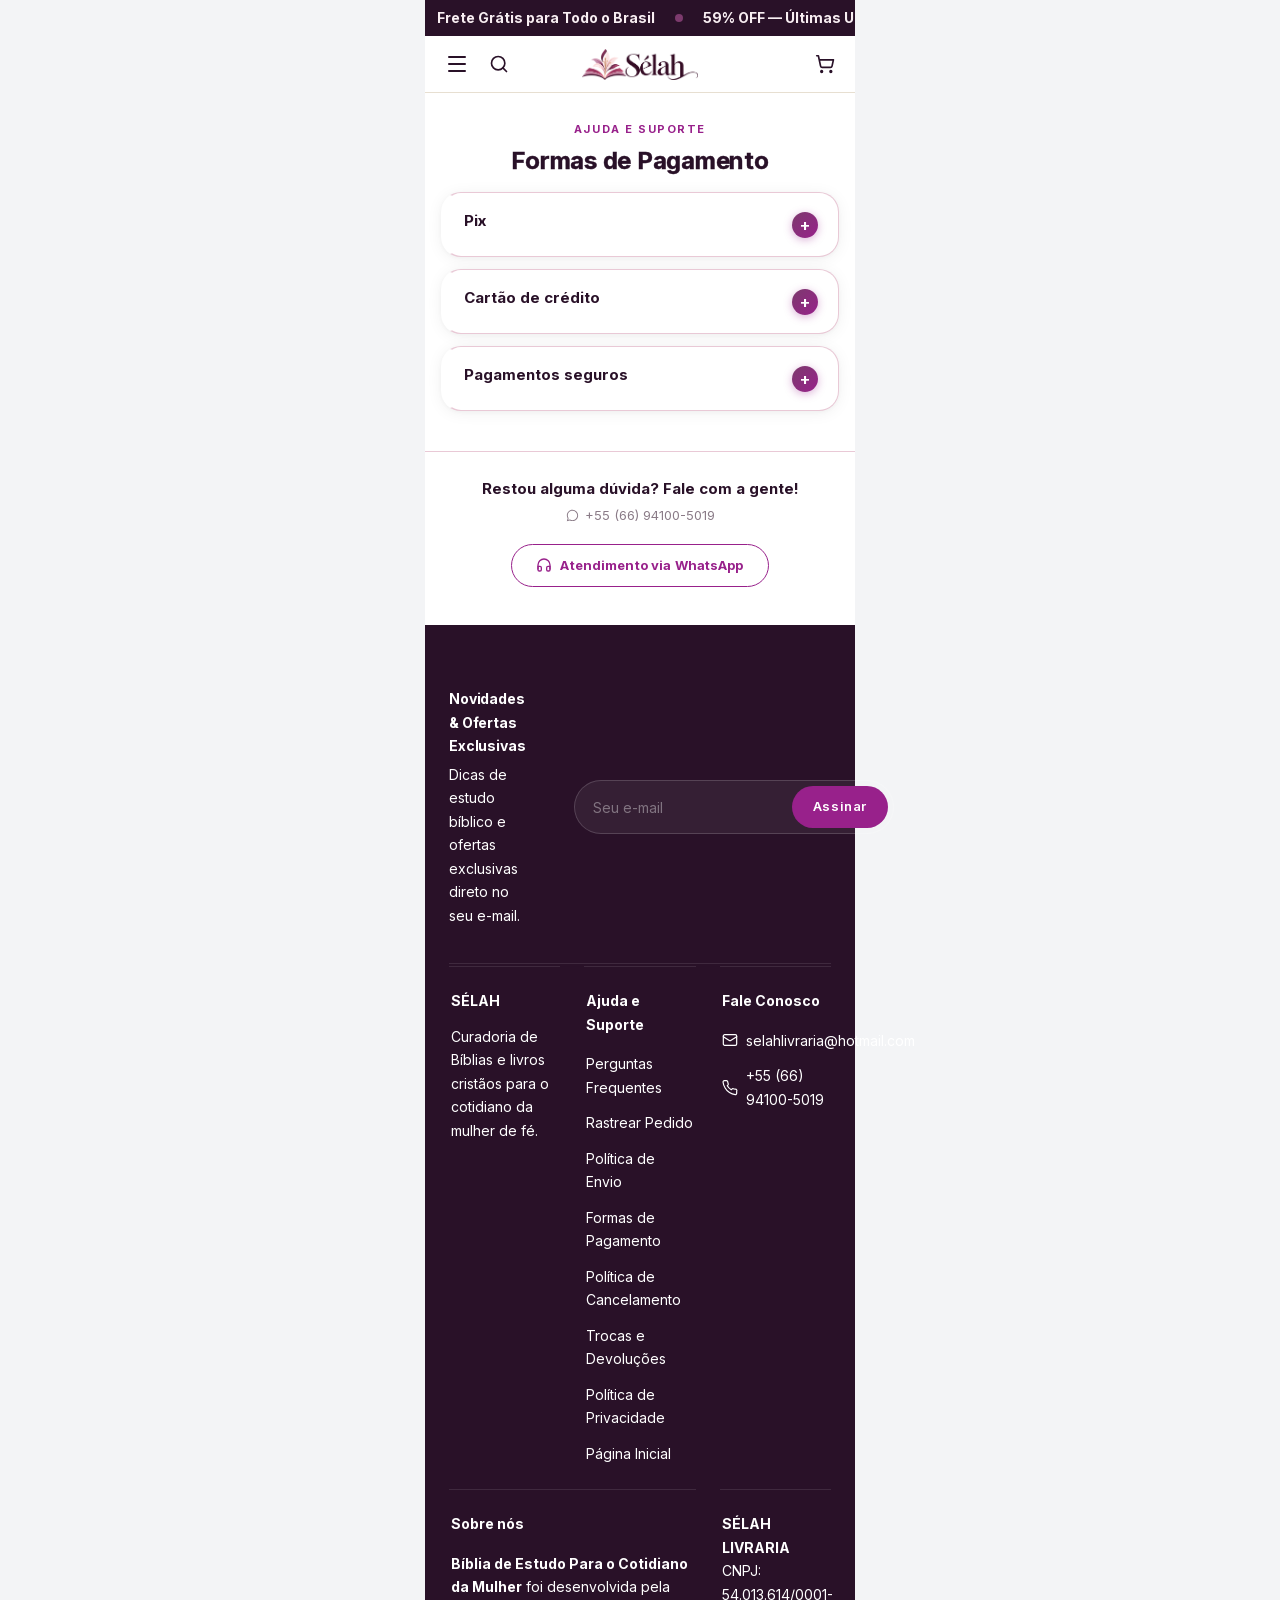
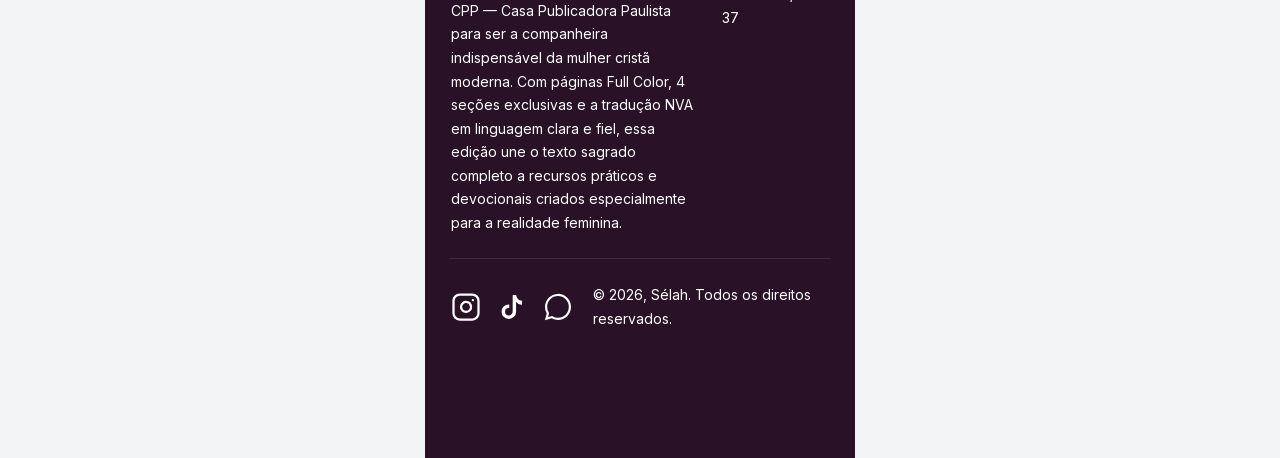
<file: formas-pagamento.html>
<!DOCTYPE html>
<html lang="pt-BR">

<head>
  <meta charset="utf-8">
  <meta name="viewport" content="width=device-width, initial-scale=1, maximum-scale=1, user-scalable=no">
  <link rel="stylesheet" href="css/f5fcc142ae9e9986.css" data-precedence="next">
  <link rel="stylesheet" href="css/a6c7f16eb6a8bf47.css" data-precedence="next">
  <link rel="stylesheet" href="css/politicas.css">
  <meta name="theme-color" content="#98218B">
  <title>Formas de Pagamento | Sélah</title>
  <link rel="icon" href="images/icon-light-32x32.png" media="(prefers-color-scheme: light)">
  <link rel="icon" href="images/icon-dark-32x32.png" media="(prefers-color-scheme: dark)">
  <link rel="icon" href="images/icon.svg" type="image/svg+xml">
  <link rel="apple-touch-icon" href="images/apple-icon.png">
</head>

<body class="inter_f24cc0e0-module__s0XHNq__className playfair_display_6ce38315-module__TpZdXG__variable antialiased bg-gray-100">
  <div class="min-h-screen bg-white max-w-[430px] mx-auto">
    <div style="background-color:#291128;color:#F8EEF2" class="overflow-hidden">
      <div class="flex w-max items-center whitespace-nowrap py-2 marquee-scroll">
        <div class="flex items-center whitespace-nowrap" aria-hidden="false"><span class="flex items-center"><span class="px-3 text-sm font-bold">Frete Grátis para Todo o Brasil</span><span style="background-color:#7C3A6D" class="mx-2 h-2 w-2 rounded-full inline-block"></span></span><span class="flex items-center"><span class="px-3 text-sm font-bold">59% OFF — Últimas Unidades</span><span style="background-color:#7C3A6D" class="mx-2 h-2 w-2 rounded-full inline-block"></span></span><span class="flex items-center"><span class="px-3 text-sm font-bold">+25.700 Mulheres Já Escolheram a Sua</span><span style="background-color:#7C3A6D" class="mx-2 h-2 w-2 rounded-full inline-block"></span></span></div>
        <div class="flex items-center whitespace-nowrap" aria-hidden="true"><span class="flex items-center"><span class="px-3 text-sm font-bold">Frete Grátis para Todo o Brasil</span><span style="background-color:#7C3A6D" class="mx-2 h-2 w-2 rounded-full inline-block"></span></span><span class="flex items-center"><span class="px-3 text-sm font-bold">59% OFF — Últimas Unidades</span><span style="background-color:#7C3A6D" class="mx-2 h-2 w-2 rounded-full inline-block"></span></span><span class="flex items-center"><span class="px-3 text-sm font-bold">+25.700 Mulheres Já Escolheram a Sua</span><span style="background-color:#7C3A6D" class="mx-2 h-2 w-2 rounded-full inline-block"></span></span></div>
        <div class="flex items-center whitespace-nowrap" aria-hidden="true"><span class="flex items-center"><span class="px-3 text-sm font-bold">Frete Grátis para Todo o Brasil</span><span style="background-color:#7C3A6D" class="mx-2 h-2 w-2 rounded-full inline-block"></span></span><span class="flex items-center"><span class="px-3 text-sm font-bold">59% OFF — Últimas Unidades</span><span style="background-color:#7C3A6D" class="mx-2 h-2 w-2 rounded-full inline-block"></span></span><span class="flex items-center"><span class="px-3 text-sm font-bold">+25.700 Mulheres Já Escolheram a Sua</span><span style="background-color:#7C3A6D" class="mx-2 h-2 w-2 rounded-full inline-block"></span></span></div>
        <div class="flex items-center whitespace-nowrap" aria-hidden="true"><span class="flex items-center"><span class="px-3 text-sm font-bold">Frete Grátis para Todo o Brasil</span><span style="background-color:#7C3A6D" class="mx-2 h-2 w-2 rounded-full inline-block"></span></span><span class="flex items-center"><span class="px-3 text-sm font-bold">59% OFF — Últimas Unidades</span><span style="background-color:#7C3A6D" class="mx-2 h-2 w-2 rounded-full inline-block"></span></span><span class="flex items-center"><span class="px-3 text-sm font-bold">+25.700 Mulheres Já Escolheram a Sua</span><span style="background-color:#7C3A6D" class="mx-2 h-2 w-2 rounded-full inline-block"></span></span></div>
        <div class="flex items-center whitespace-nowrap" aria-hidden="true"><span class="flex items-center"><span class="px-3 text-sm font-bold">Frete Grátis para Todo o Brasil</span><span style="background-color:#7C3A6D" class="mx-2 h-2 w-2 rounded-full inline-block"></span></span><span class="flex items-center"><span class="px-3 text-sm font-bold">59% OFF — Últimas Unidades</span><span style="background-color:#7C3A6D" class="mx-2 h-2 w-2 rounded-full inline-block"></span></span><span class="flex items-center"><span class="px-3 text-sm font-bold">+25.700 Mulheres Já Escolheram a Sua</span><span style="background-color:#7C3A6D" class="mx-2 h-2 w-2 rounded-full inline-block"></span></span></div>
        <div class="flex items-center whitespace-nowrap" aria-hidden="true"><span class="flex items-center"><span class="px-3 text-sm font-bold">Frete Grátis para Todo o Brasil</span><span style="background-color:#7C3A6D" class="mx-2 h-2 w-2 rounded-full inline-block"></span></span><span class="flex items-center"><span class="px-3 text-sm font-bold">59% OFF — Últimas Unidades</span><span style="background-color:#7C3A6D" class="mx-2 h-2 w-2 rounded-full inline-block"></span></span><span class="flex items-center"><span class="px-3 text-sm font-bold">+25.700 Mulheres Já Escolheram a Sua</span><span style="background-color:#7C3A6D" class="mx-2 h-2 w-2 rounded-full inline-block"></span></span></div>
        <div class="flex items-center whitespace-nowrap" aria-hidden="true"><span class="flex items-center"><span class="px-3 text-sm font-bold">Frete Grátis para Todo o Brasil</span><span style="background-color:#7C3A6D" class="mx-2 h-2 w-2 rounded-full inline-block"></span></span><span class="flex items-center"><span class="px-3 text-sm font-bold">59% OFF — Últimas Unidades</span><span style="background-color:#7C3A6D" class="mx-2 h-2 w-2 rounded-full inline-block"></span></span><span class="flex items-center"><span class="px-3 text-sm font-bold">+25.700 Mulheres Já Escolheram a Sua</span><span style="background-color:#7C3A6D" class="mx-2 h-2 w-2 rounded-full inline-block"></span></span></div>
        <div class="flex items-center whitespace-nowrap" aria-hidden="true"><span class="flex items-center"><span class="px-3 text-sm font-bold">Frete Grátis para Todo o Brasil</span><span style="background-color:#7C3A6D" class="mx-2 h-2 w-2 rounded-full inline-block"></span></span><span class="flex items-center"><span class="px-3 text-sm font-bold">59% OFF — Últimas Unidades</span><span style="background-color:#7C3A6D" class="mx-2 h-2 w-2 rounded-full inline-block"></span></span><span class="flex items-center"><span class="px-3 text-sm font-bold">+25.700 Mulheres Já Escolheram a Sua</span><span style="background-color:#7C3A6D" class="mx-2 h-2 w-2 rounded-full inline-block"></span></span></div>
      </div>
    </div>
    <header style="background-color:#FFFFFF;border-bottom:1px solid #E7DFD1;position:sticky;top:0;z-index:50;">
      <div style="display:grid;grid-template-columns:1fr 1fr 1fr;align-items:center;padding:12px 16px;">
        <div style="display:flex;align-items:center;gap:12px;">
          <button style="padding:4px;background:none;border:none;cursor:pointer;" aria-label="Menu">
            <svg xmlns="http://www.w3.org/2000/svg" width="24" height="24" viewBox="0 0 24 24" fill="none" stroke="#291128" stroke-width="2" stroke-linecap="round" stroke-linejoin="round" aria-hidden="true">
              <path d="M4 5h16"></path><path d="M4 12h16"></path><path d="M4 19h16"></path>
            </svg>
          </button>
          <button style="padding:4px;background:none;border:none;cursor:pointer;" aria-label="Buscar">
            <svg xmlns="http://www.w3.org/2000/svg" width="20" height="20" viewBox="0 0 24 24" fill="none" stroke="#291128" stroke-width="2" stroke-linecap="round" stroke-linejoin="round" aria-hidden="true">
              <path d="m21 21-4.34-4.34"></path><circle cx="11" cy="11" r="8"></circle>
            </svg>
          </button>
        </div>
        <div style="display:flex;justify-content:center;align-items:center;">
          <a href="index.html" aria-label="Sélah — Fé Para Todos os Dias" class="site-logo">
            <img class="site-logo__image" src="images/logo-selah-1-trim.png" alt="Sélah">
          </a>
        </div>
        <div style="display:flex;align-items:center;justify-content:flex-end;gap:12px;">
          <button style="padding:4px;background:none;border:none;cursor:pointer;position:relative;" aria-label="Carrinho">
            <svg xmlns="http://www.w3.org/2000/svg" width="20" height="20" viewBox="0 0 24 24" fill="none" stroke="#291128" stroke-width="2" stroke-linecap="round" stroke-linejoin="round" aria-hidden="true">
              <circle cx="8" cy="21" r="1"></circle><circle cx="19" cy="21" r="1"></circle>
              <path d="M2.05 2.05h2l2.66 12.42a2 2 0 0 0 2 1.58h9.78a2 2 0 0 0 1.95-1.57l1.65-7.43H5.12"></path>
            </svg>
          </button>
        </div>
      </div>
    </header>

    <main class="pol-main">
      <p class="pol-eyebrow">Ajuda e Suporte</p>
      <h1 class="pol-title">Formas de Pagamento</h1>

      <div class="pol-faq__list">
        <details class="pol-faq__item">
          <summary>Pix</summary>
          <p>Pagamento à vista, com <strong>aprovação imediata</strong> e <strong>10% de desconto</strong>.</p>
        </details>
        <details class="pol-faq__item">
          <summary>Cartão de crédito</summary>
          <p>Pagamento <strong>parcelado no cartão de crédito</strong>, com as opções de parcelamento exibidas diretamente no checkout no momento da compra.</p>
        </details>
        <details class="pol-faq__item">
          <summary>Pagamentos seguros</summary>
          <p>Seus dados são protegidos em todas as etapas da compra, <strong>do checkout à confirmação do pedido</strong>.</p>
        </details>
      </div>

      <div class="pol-contact">
        <p class="pol-contact__heading">Restou alguma dúvida? Fale com a gente!</p>
        <p class="pol-contact__sub">
          <svg viewBox="0 0 24 24" fill="currentColor" aria-hidden="true">
            <path d="M19.354 4.552a10.336 10.336 0 0 0-7.36-3.052C6.257 1.5 1.588 6.168 1.586 11.905a10.383 10.383 0 0 0 1.39 5.202L1.5 22.5l5.516-1.447c1.52.83 3.232 1.266 4.973 1.266h.004c5.736 0 10.404-4.668 10.406-10.405a10.342 10.342 0 0 0-3.045-7.362Zm-7.36 16.01h-.004a8.639 8.639 0 0 1-4.402-1.205l-.316-.188-3.274.859.874-3.192-.206-.327a8.626 8.626 0 0 1-1.322-4.603c.002-4.769 3.882-8.649 8.653-8.649a8.59 8.59 0 0 1 6.115 2.537 8.596 8.596 0 0 1 2.53 6.119c-.002 4.769-3.881 8.649-8.649 8.649Z"></path>
          </svg>
          +55 (66) 94100-5019
        </p>
        <a href="https://wa.me/5566941005019" target="_blank" rel="noopener noreferrer" class="pol-contact__btn">
          <svg viewBox="0 0 24 24" fill="none" stroke="currentColor" stroke-width="2" stroke-linecap="round" stroke-linejoin="round" aria-hidden="true">
            <path d="M3 18v-6a9 9 0 0 1 18 0v6"></path>
            <path d="M21 19a2 2 0 0 1-2 2h-1a2 2 0 0 1-2-2v-3a2 2 0 0 1 2-2h3zM3 19a2 2 0 0 0 2 2h1a2 2 0 0 0 2-2v-3a2 2 0 0 0-2-2H3z"></path>
          </svg>
          Atendimento via WhatsApp
        </a>
      </div>
    </main>

    <footer class="pb-24 site-footer">
      <div class="px-4 site-footer__inner">
        <div class="site-footer__newsletter">
          <div class="site-footer__newsletter-inner">
            <div class="site-footer__newsletter-text">
              <p class="site-footer__newsletter-title">Novidades &amp; Ofertas Exclusivas</p>
              <p class="site-footer__newsletter-sub">Dicas de estudo bíblico e ofertas exclusivas direto no seu e-mail.</p>
            </div>
            <form class="site-footer__newsletter-form" onsubmit="return false;">
              <div class="site-footer__newsletter-field">
                <input id="footer-email" type="email" placeholder="Seu e-mail" autocomplete="email" required
                  class="site-footer__newsletter-input">
                <button type="submit" class="site-footer__newsletter-button" aria-label="Assinar">Assinar</button>
              </div>
            </form>
          </div>
        </div>
        <div class="py-8 border-b border-white/10 site-footer__section site-footer__brand" inert aria-disabled="true">
          <p class="font-bold mb-3">SÉLAH</p>
          <p class="text-sm">Curadoria de Bíblias e livros cristãos para o cotidiano da mulher de fé.</p>
        </div>
        <div class="py-8 border-b border-white/10 site-footer__section site-footer__help">
          <p class="font-bold mb-4">Ajuda e Suporte</p>
          <ul class="space-y-3 text-sm text-white">
            <li><a href="index.html#product-faq" class="inline-block transition-colors">Perguntas Frequentes</a></li>
            <li><a href="rastrear-pedido.html" class="inline-block transition-colors">Rastrear Pedido</a></li>
            <li><a href="politica-frete.html" class="inline-block transition-colors">Política de Envio</a></li>
            <li><a href="formas-pagamento.html" class="inline-block transition-colors">Formas de Pagamento</a></li>
            <li><a href="politica-cancelamento.html" class="inline-block transition-colors">Política de Cancelamento</a></li>
            <li><a href="politica-devolucao.html" class="inline-block transition-colors">Trocas e Devoluções</a></li>
            <li><a href="politica-privacidade.html" class="inline-block transition-colors">Política de Privacidade</a></li>
            <li><a href="index.html" class="inline-block transition-colors">Página Inicial</a></li>
          </ul>
        </div>
        <div class="py-8 border-b border-white/10 site-footer__section site-footer__contact" inert aria-disabled="true">
          <p class="font-bold mb-4">Fale Conosco</p>
          <ul class="space-y-3 text-sm text-white">
            <li class="flex items-center gap-2"><svg class="w-4 h-4 flex-shrink-0 text-white" viewBox="0 0 24 24"
                fill="none" stroke="currentColor" stroke-width="1.8" stroke-linecap="round" stroke-linejoin="round">
                <rect width="20" height="16" x="2" y="4" rx="2"></rect>
                <path d="m22 7-8.97 5.7a1.94 1.94 0 0 1-2.06 0L2 7"></path>
              </svg><a href="mailto:selahlivraria@hotmail.com"
                class="hover:text-white transition-colors">selahlivraria@hotmail.com</a></li>
            <li class="flex items-center gap-2"><svg class="w-4 h-4 flex-shrink-0 text-white" viewBox="0 0 24 24"
                fill="none" stroke="currentColor" stroke-width="1.8" stroke-linecap="round" stroke-linejoin="round">
                <path
                  d="M22 16.92v3a2 2 0 0 1-2.18 2 19.79 19.79 0 0 1-8.63-3.07A19.5 19.5 0 0 1 4.69 12a19.79 19.79 0 0 1-3.07-8.67A2 2 0 0 1 3.62 1h3a2 2 0 0 1 2 1.72c.127.96.361 1.903.7 2.81a2 2 0 0 1-.45 2.11L7.91 8.6a16 16 0 0 0 6 6l.96-.96a2 2 0 0 1 2.11-.45c.907.339 1.85.573 2.81.7A2 2 0 0 1 22 16.92Z">
                </path>
              </svg><a href="tel:+5566941005019" class="hover:text-white transition-colors">+55 (66) 94100-5019</a></li>
          </ul>
        </div>
        <div class="py-8 border-b border-white/10 site-footer__section site-footer__about" inert aria-disabled="true">
          <p class="font-bold mb-4">Sobre nós</p>
          <div class="text-sm text-white leading-relaxed">
            <p><strong class="text-white">Bíblia de Estudo Para o Cotidiano da Mulher</strong> foi desenvolvida pela CPP — Casa Publicadora Paulista para ser a companheira indispensável da mulher cristã moderna. Com páginas Full Color, 4 seções exclusivas e a tradução NVA em linguagem clara e fiel, essa edição une o texto sagrado completo a recursos práticos e devocionais criados especialmente para a realidade feminina.
            </p>
          </div>
        </div>
        <div class="py-8 border-b border-white/10 site-footer__section site-footer__legal" inert aria-disabled="true">
          <div class="text-sm text-white leading-relaxed space-y-3">
            <p><strong class="text-white">SÉLAH LIVRARIA</strong><br>CNPJ: 54.013.614/0001-37</p>
          </div>
        </div>
        <div class="py-8 space-y-6 site-footer__section site-footer__bottom" inert aria-disabled="true">
          <div class="flex items-center gap-5 site-footer__social"><a href="#" target="_blank" rel="noopener noreferrer"
              aria-label="Seguir em Instagram" class="text-white hover:text-white transition-colors"><svg
                xmlns="http://www.w3.org/2000/svg" width="24" height="24" viewBox="0 0 24 24" fill="none"
                stroke="currentColor" stroke-width="1.8" stroke-linecap="round" stroke-linejoin="round"
                class="lucide lucide-instagram w-[27px] h-[27px]" aria-hidden="true">
                <rect width="20" height="20" x="2" y="2" rx="5" ry="5"></rect>
                <path d="M16 11.37A4 4 0 1 1 12.63 8 4 4 0 0 1 16 11.37z"></path>
                <line x1="17.5" x2="17.51" y1="6.5" y2="6.5"></line>
              </svg></a><a href="#" target="_blank" rel="noopener noreferrer" aria-label="Seguir em TikTok"
              class="text-white hover:text-white transition-colors"><svg class="w-[27px] h-[27px]"
                viewBox="0 0 24 24" fill="currentColor">
                <path
                  d="M20.027 10.168a5.125 5.125 0 0 1-4.76-2.294v7.893a5.833 5.833 0 1 1-5.834-5.834c.122 0 .241.011.361.019v2.874c-.12-.014-.237-.036-.36-.036a2.977 2.977 0 0 0 0 5.954c1.644 0 3.096-1.295 3.096-2.94L12.56 2.4h2.75a5.122 5.122 0 0 0 4.72 4.573v3.195">
                </path>
              </svg></a><a href="#" target="_blank" rel="noopener noreferrer" aria-label="Seguir em WhatsApp"
              class="text-white hover:text-white transition-colors"><svg class="w-[27px] h-[27px]"
                viewBox="0 0 24 24" fill="currentColor">
                <path
                  d="M19.354 4.552a10.336 10.336 0 0 0-7.36-3.052C6.257 1.5 1.588 6.168 1.586 11.905a10.383 10.383 0 0 0 1.39 5.202L1.5 22.5l5.516-1.447c1.52.83 3.232 1.266 4.973 1.266h.004c5.736 0 10.404-4.668 10.406-10.405a10.342 10.342 0 0 0-3.045-7.362Zm-7.36 16.01h-.004a8.639 8.639 0 0 1-4.402-1.205l-.316-.188-3.274.859.874-3.192-.206-.327a8.626 8.626 0 0 1-1.322-4.603c.002-4.769 3.882-8.649 8.653-8.649a8.59 8.59 0 0 1 6.115 2.537 8.596 8.596 0 0 1 2.53 6.119c-.002 4.769-3.881 8.649-8.649 8.649Z">
                </path>
              </svg></a></div>
          <p class="text-sm text-white">© 2026, Sélah. Todos os direitos reservados.</p>
        </div>
      </div>
    </footer>
  </div>
  <script src="js/politicas.js"></script>
<script type="module" src="https://static.cloudflareinsights.com/beacon.min.js/v31edd6df95cf4e85bb4c19e7a9bdbcba1788362987495" integrity="sha512-iIg7k2xntmwu6/uSb5tpc/hySgZc4eoL31yB29W6tJFo2akwjPWcEqnCEdJvGexCL0KEQwVYv5BlowfhVz26hg==" data-cf-beacon='{"version":"2024.11.0","token":"9e795de3059e4f17a256465e2545e3fc","r":1,"spa":2}' crossorigin="anonymous"></script>
</body>

</html>
</file>
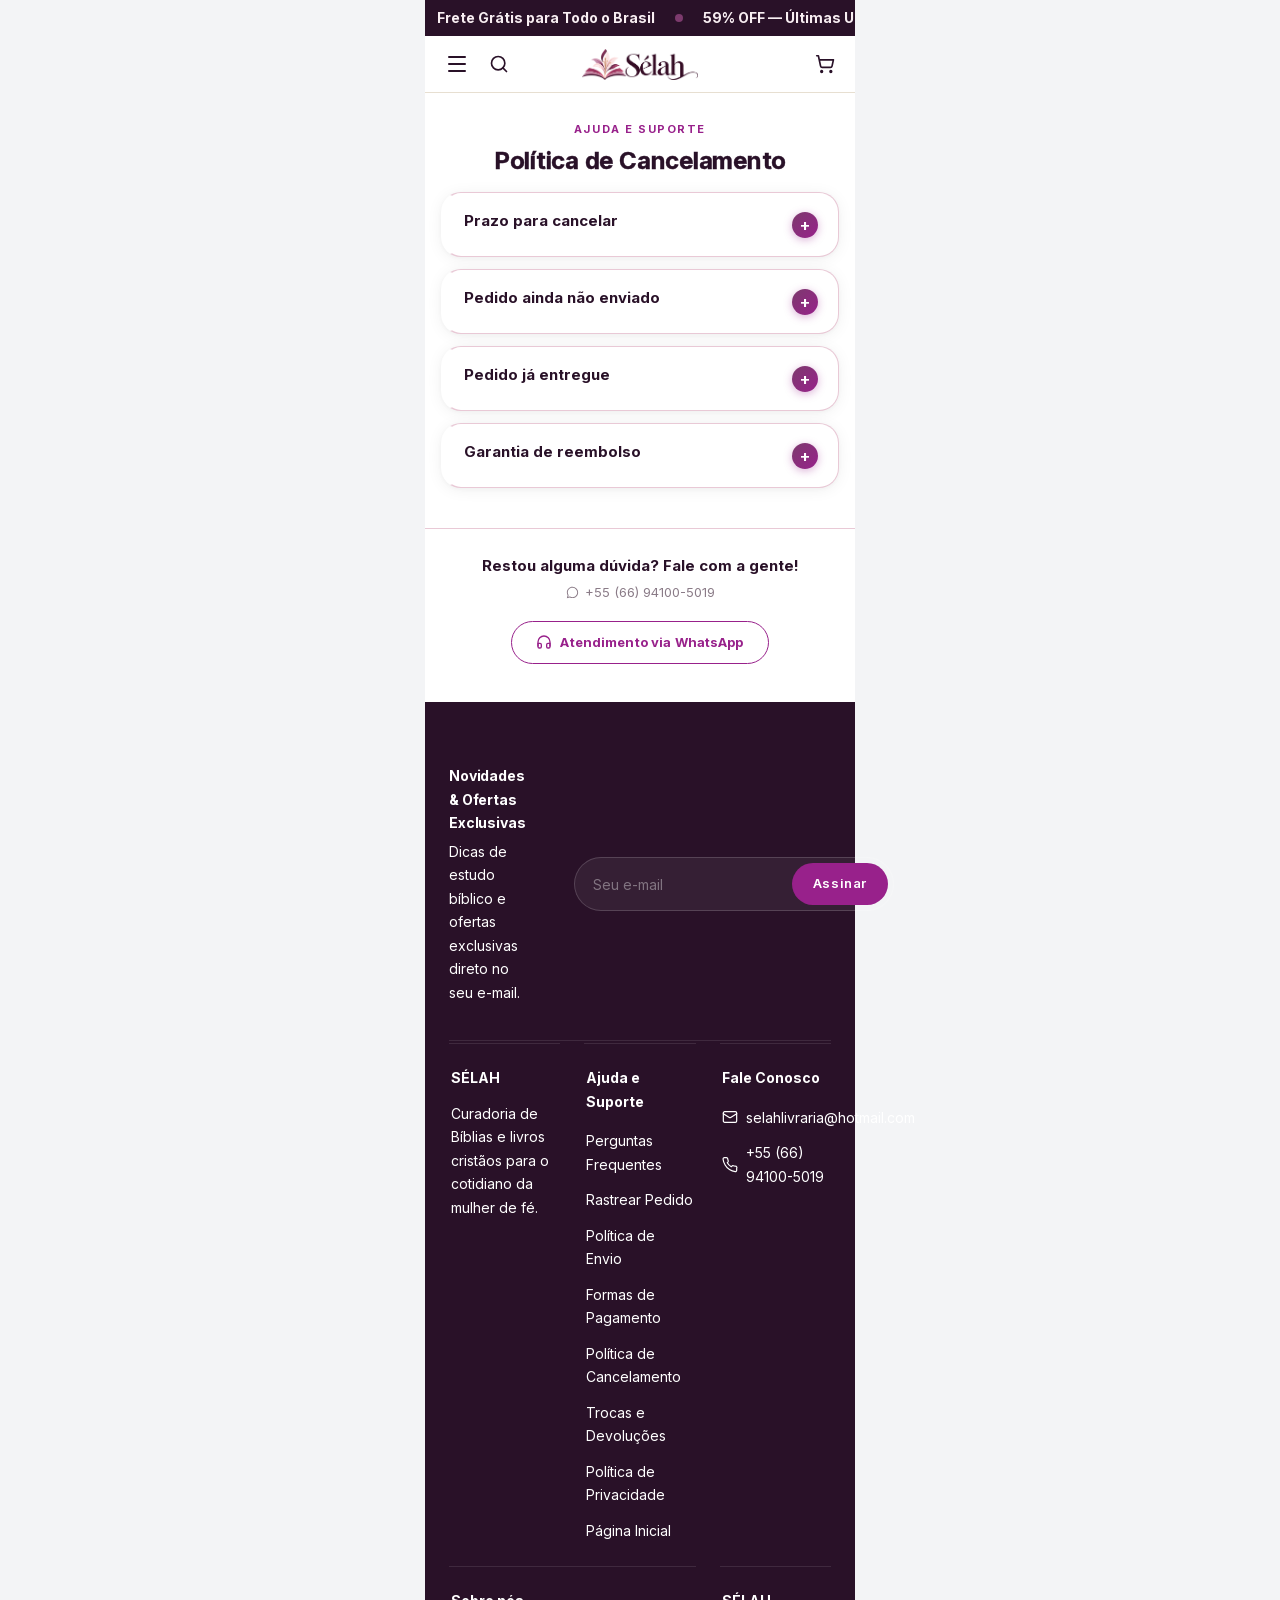
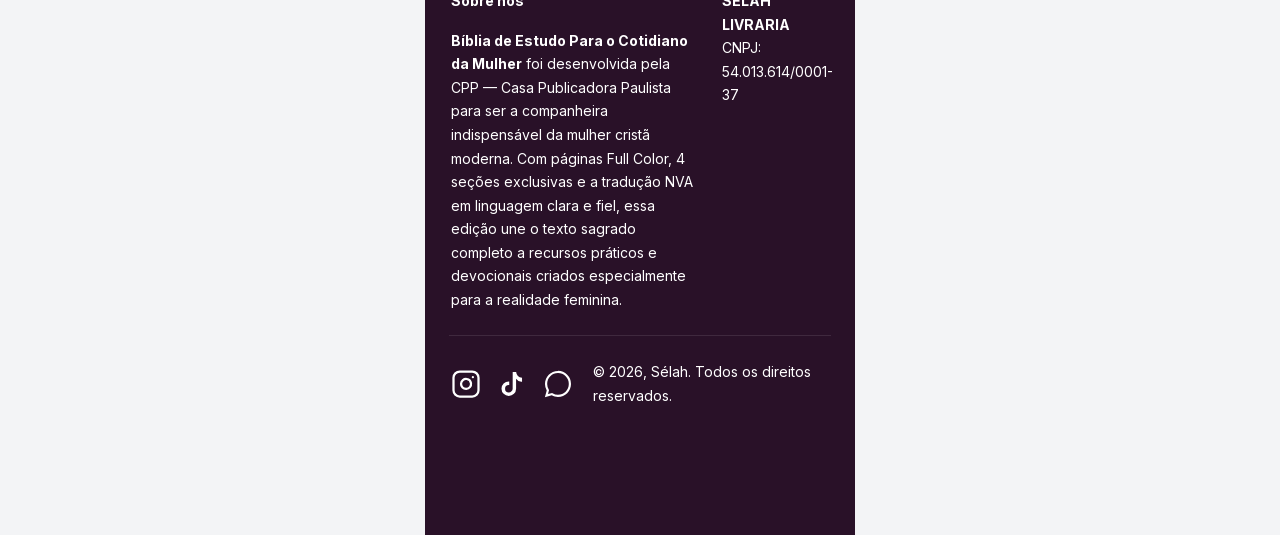
<file: politica-cancelamento.html>
<!DOCTYPE html>
<html lang="pt-BR">

<head>
  <meta charset="utf-8">
  <meta name="viewport" content="width=device-width, initial-scale=1, maximum-scale=1, user-scalable=no">
  <link rel="stylesheet" href="css/f5fcc142ae9e9986.css" data-precedence="next">
  <link rel="stylesheet" href="css/a6c7f16eb6a8bf47.css" data-precedence="next">
  <link rel="stylesheet" href="css/politicas.css">
  <meta name="theme-color" content="#98218B">
  <title>Cancelamento de Pedido | Sélah</title>
  <link rel="icon" href="images/icon-light-32x32.png" media="(prefers-color-scheme: light)">
  <link rel="icon" href="images/icon-dark-32x32.png" media="(prefers-color-scheme: dark)">
  <link rel="icon" href="images/icon.svg" type="image/svg+xml">
  <link rel="apple-touch-icon" href="images/apple-icon.png">
</head>

<body class="inter_f24cc0e0-module__s0XHNq__className playfair_display_6ce38315-module__TpZdXG__variable antialiased bg-gray-100">
  <div class="min-h-screen bg-white max-w-[430px] mx-auto">
    <div style="background-color:#291128;color:#F8EEF2" class="overflow-hidden">
      <div class="flex w-max items-center whitespace-nowrap py-2 marquee-scroll">
        <div class="flex items-center whitespace-nowrap" aria-hidden="false"><span class="flex items-center"><span class="px-3 text-sm font-bold">Frete Grátis para Todo o Brasil</span><span style="background-color:#7C3A6D" class="mx-2 h-2 w-2 rounded-full inline-block"></span></span><span class="flex items-center"><span class="px-3 text-sm font-bold">59% OFF — Últimas Unidades</span><span style="background-color:#7C3A6D" class="mx-2 h-2 w-2 rounded-full inline-block"></span></span><span class="flex items-center"><span class="px-3 text-sm font-bold">+25.700 Mulheres Já Escolheram a Sua</span><span style="background-color:#7C3A6D" class="mx-2 h-2 w-2 rounded-full inline-block"></span></span></div>
        <div class="flex items-center whitespace-nowrap" aria-hidden="true"><span class="flex items-center"><span class="px-3 text-sm font-bold">Frete Grátis para Todo o Brasil</span><span style="background-color:#7C3A6D" class="mx-2 h-2 w-2 rounded-full inline-block"></span></span><span class="flex items-center"><span class="px-3 text-sm font-bold">59% OFF — Últimas Unidades</span><span style="background-color:#7C3A6D" class="mx-2 h-2 w-2 rounded-full inline-block"></span></span><span class="flex items-center"><span class="px-3 text-sm font-bold">+25.700 Mulheres Já Escolheram a Sua</span><span style="background-color:#7C3A6D" class="mx-2 h-2 w-2 rounded-full inline-block"></span></span></div>
        <div class="flex items-center whitespace-nowrap" aria-hidden="true"><span class="flex items-center"><span class="px-3 text-sm font-bold">Frete Grátis para Todo o Brasil</span><span style="background-color:#7C3A6D" class="mx-2 h-2 w-2 rounded-full inline-block"></span></span><span class="flex items-center"><span class="px-3 text-sm font-bold">59% OFF — Últimas Unidades</span><span style="background-color:#7C3A6D" class="mx-2 h-2 w-2 rounded-full inline-block"></span></span><span class="flex items-center"><span class="px-3 text-sm font-bold">+25.700 Mulheres Já Escolheram a Sua</span><span style="background-color:#7C3A6D" class="mx-2 h-2 w-2 rounded-full inline-block"></span></span></div>
        <div class="flex items-center whitespace-nowrap" aria-hidden="true"><span class="flex items-center"><span class="px-3 text-sm font-bold">Frete Grátis para Todo o Brasil</span><span style="background-color:#7C3A6D" class="mx-2 h-2 w-2 rounded-full inline-block"></span></span><span class="flex items-center"><span class="px-3 text-sm font-bold">59% OFF — Últimas Unidades</span><span style="background-color:#7C3A6D" class="mx-2 h-2 w-2 rounded-full inline-block"></span></span><span class="flex items-center"><span class="px-3 text-sm font-bold">+25.700 Mulheres Já Escolheram a Sua</span><span style="background-color:#7C3A6D" class="mx-2 h-2 w-2 rounded-full inline-block"></span></span></div>
        <div class="flex items-center whitespace-nowrap" aria-hidden="true"><span class="flex items-center"><span class="px-3 text-sm font-bold">Frete Grátis para Todo o Brasil</span><span style="background-color:#7C3A6D" class="mx-2 h-2 w-2 rounded-full inline-block"></span></span><span class="flex items-center"><span class="px-3 text-sm font-bold">59% OFF — Últimas Unidades</span><span style="background-color:#7C3A6D" class="mx-2 h-2 w-2 rounded-full inline-block"></span></span><span class="flex items-center"><span class="px-3 text-sm font-bold">+25.700 Mulheres Já Escolheram a Sua</span><span style="background-color:#7C3A6D" class="mx-2 h-2 w-2 rounded-full inline-block"></span></span></div>
        <div class="flex items-center whitespace-nowrap" aria-hidden="true"><span class="flex items-center"><span class="px-3 text-sm font-bold">Frete Grátis para Todo o Brasil</span><span style="background-color:#7C3A6D" class="mx-2 h-2 w-2 rounded-full inline-block"></span></span><span class="flex items-center"><span class="px-3 text-sm font-bold">59% OFF — Últimas Unidades</span><span style="background-color:#7C3A6D" class="mx-2 h-2 w-2 rounded-full inline-block"></span></span><span class="flex items-center"><span class="px-3 text-sm font-bold">+25.700 Mulheres Já Escolheram a Sua</span><span style="background-color:#7C3A6D" class="mx-2 h-2 w-2 rounded-full inline-block"></span></span></div>
        <div class="flex items-center whitespace-nowrap" aria-hidden="true"><span class="flex items-center"><span class="px-3 text-sm font-bold">Frete Grátis para Todo o Brasil</span><span style="background-color:#7C3A6D" class="mx-2 h-2 w-2 rounded-full inline-block"></span></span><span class="flex items-center"><span class="px-3 text-sm font-bold">59% OFF — Últimas Unidades</span><span style="background-color:#7C3A6D" class="mx-2 h-2 w-2 rounded-full inline-block"></span></span><span class="flex items-center"><span class="px-3 text-sm font-bold">+25.700 Mulheres Já Escolheram a Sua</span><span style="background-color:#7C3A6D" class="mx-2 h-2 w-2 rounded-full inline-block"></span></span></div>
        <div class="flex items-center whitespace-nowrap" aria-hidden="true"><span class="flex items-center"><span class="px-3 text-sm font-bold">Frete Grátis para Todo o Brasil</span><span style="background-color:#7C3A6D" class="mx-2 h-2 w-2 rounded-full inline-block"></span></span><span class="flex items-center"><span class="px-3 text-sm font-bold">59% OFF — Últimas Unidades</span><span style="background-color:#7C3A6D" class="mx-2 h-2 w-2 rounded-full inline-block"></span></span><span class="flex items-center"><span class="px-3 text-sm font-bold">+25.700 Mulheres Já Escolheram a Sua</span><span style="background-color:#7C3A6D" class="mx-2 h-2 w-2 rounded-full inline-block"></span></span></div>
      </div>
    </div>
    <header style="background-color:#FFFFFF;border-bottom:1px solid #E7DFD1;position:sticky;top:0;z-index:50;">
      <div style="display:grid;grid-template-columns:1fr 1fr 1fr;align-items:center;padding:12px 16px;">
        <div style="display:flex;align-items:center;gap:12px;">
          <button style="padding:4px;background:none;border:none;cursor:pointer;" aria-label="Menu">
            <svg xmlns="http://www.w3.org/2000/svg" width="24" height="24" viewBox="0 0 24 24" fill="none" stroke="#291128" stroke-width="2" stroke-linecap="round" stroke-linejoin="round" aria-hidden="true">
              <path d="M4 5h16"></path><path d="M4 12h16"></path><path d="M4 19h16"></path>
            </svg>
          </button>
          <button style="padding:4px;background:none;border:none;cursor:pointer;" aria-label="Buscar">
            <svg xmlns="http://www.w3.org/2000/svg" width="20" height="20" viewBox="0 0 24 24" fill="none" stroke="#291128" stroke-width="2" stroke-linecap="round" stroke-linejoin="round" aria-hidden="true">
              <path d="m21 21-4.34-4.34"></path><circle cx="11" cy="11" r="8"></circle>
            </svg>
          </button>
        </div>
        <div style="display:flex;justify-content:center;align-items:center;">
          <a href="index.html" aria-label="Sélah — Fé Para Todos os Dias" class="site-logo">
            <img class="site-logo__image" src="images/logo-selah-1-trim.png" alt="Sélah">
          </a>
        </div>
        <div style="display:flex;align-items:center;justify-content:flex-end;gap:12px;">
          <button style="padding:4px;background:none;border:none;cursor:pointer;position:relative;" aria-label="Carrinho">
            <svg xmlns="http://www.w3.org/2000/svg" width="20" height="20" viewBox="0 0 24 24" fill="none" stroke="#291128" stroke-width="2" stroke-linecap="round" stroke-linejoin="round" aria-hidden="true">
              <circle cx="8" cy="21" r="1"></circle><circle cx="19" cy="21" r="1"></circle>
              <path d="M2.05 2.05h2l2.66 12.42a2 2 0 0 0 2 1.58h9.78a2 2 0 0 0 1.95-1.57l1.65-7.43H5.12"></path>
            </svg>
          </button>
        </div>
      </div>
    </header>

    <main class="pol-main">
      <p class="pol-eyebrow">Ajuda e Suporte</p>
      <h1 class="pol-title">Política de Cancelamento</h1>

      <div class="pol-faq__list">
        <details class="pol-faq__item">
          <summary>Prazo para cancelar</summary>
          <p>Você pode cancelar seu pedido da Bíblia de Estudo Para o Cotidiano da Mulher em até <strong>30 dias corridos após o recebimento</strong>, seguindo a mesma janela e garantia da nossa política de devolução.</p>
        </details>
        <details class="pol-faq__item">
          <summary>Pedido ainda não enviado</summary>
          <p>Entre em contato com a <strong>nossa equipe de suporte no WhatsApp</strong> abaixo, com o número do seu pedido. Se ainda não foi enviado, o cancelamento é <strong>confirmado imediatamente</strong>.</p>
        </details>
        <details class="pol-faq__item">
          <summary>Pedido já entregue</summary>
          <p>Se o pedido já foi entregue, o cancelamento segue as regras de devolução: nossa equipe faz uma <strong>análise do caso</strong> e, após a avaliação, o reembolso é processado conforme o resultado.</p>
        </details>
        <details class="pol-faq__item">
          <summary>Garantia de reembolso</summary>
          <p>Depois de avaliarmos a solicitação e confirmarmos a aprovação, <strong>devolvemos 100% do valor pago</strong>, no mesmo método usado na compra.</p>
        </details>
      </div>

      <div class="pol-contact">
        <p class="pol-contact__heading">Restou alguma dúvida? Fale com a gente!</p>
        <p class="pol-contact__sub">
          <svg viewBox="0 0 24 24" fill="currentColor" aria-hidden="true">
            <path d="M19.354 4.552a10.336 10.336 0 0 0-7.36-3.052C6.257 1.5 1.588 6.168 1.586 11.905a10.383 10.383 0 0 0 1.39 5.202L1.5 22.5l5.516-1.447c1.52.83 3.232 1.266 4.973 1.266h.004c5.736 0 10.404-4.668 10.406-10.405a10.342 10.342 0 0 0-3.045-7.362Zm-7.36 16.01h-.004a8.639 8.639 0 0 1-4.402-1.205l-.316-.188-3.274.859.874-3.192-.206-.327a8.626 8.626 0 0 1-1.322-4.603c.002-4.769 3.882-8.649 8.653-8.649a8.59 8.59 0 0 1 6.115 2.537 8.596 8.596 0 0 1 2.53 6.119c-.002 4.769-3.881 8.649-8.649 8.649Z"></path>
          </svg>
          +55 (66) 94100-5019
        </p>
        <a href="https://wa.me/5566941005019" target="_blank" rel="noopener noreferrer" class="pol-contact__btn">
          <svg viewBox="0 0 24 24" fill="none" stroke="currentColor" stroke-width="2" stroke-linecap="round" stroke-linejoin="round" aria-hidden="true">
            <path d="M3 18v-6a9 9 0 0 1 18 0v6"></path>
            <path d="M21 19a2 2 0 0 1-2 2h-1a2 2 0 0 1-2-2v-3a2 2 0 0 1 2-2h3zM3 19a2 2 0 0 0 2 2h1a2 2 0 0 0 2-2v-3a2 2 0 0 0-2-2H3z"></path>
          </svg>
          Atendimento via WhatsApp
        </a>
      </div>
    </main>

    <footer class="pb-24 site-footer">
      <div class="px-4 site-footer__inner">
        <div class="site-footer__newsletter">
          <div class="site-footer__newsletter-inner">
            <div class="site-footer__newsletter-text">
              <p class="site-footer__newsletter-title">Novidades &amp; Ofertas Exclusivas</p>
              <p class="site-footer__newsletter-sub">Dicas de estudo bíblico e ofertas exclusivas direto no seu e-mail.</p>
            </div>
            <form class="site-footer__newsletter-form" onsubmit="return false;">
              <div class="site-footer__newsletter-field">
                <input id="footer-email" type="email" placeholder="Seu e-mail" autocomplete="email" required
                  class="site-footer__newsletter-input">
                <button type="submit" class="site-footer__newsletter-button" aria-label="Assinar">Assinar</button>
              </div>
            </form>
          </div>
        </div>
        <div class="py-8 border-b border-white/10 site-footer__section site-footer__brand" inert aria-disabled="true">
          <p class="font-bold mb-3">SÉLAH</p>
          <p class="text-sm">Curadoria de Bíblias e livros cristãos para o cotidiano da mulher de fé.</p>
        </div>
        <div class="py-8 border-b border-white/10 site-footer__section site-footer__help">
          <p class="font-bold mb-4">Ajuda e Suporte</p>
          <ul class="space-y-3 text-sm text-white">
            <li><a href="index.html#product-faq" class="inline-block transition-colors">Perguntas Frequentes</a></li>
            <li><a href="rastrear-pedido.html" class="inline-block transition-colors">Rastrear Pedido</a></li>
            <li><a href="politica-frete.html" class="inline-block transition-colors">Política de Envio</a></li>
            <li><a href="formas-pagamento.html" class="inline-block transition-colors">Formas de Pagamento</a></li>
            <li><a href="politica-cancelamento.html" class="inline-block transition-colors">Política de Cancelamento</a></li>
            <li><a href="politica-devolucao.html" class="inline-block transition-colors">Trocas e Devoluções</a></li>
            <li><a href="politica-privacidade.html" class="inline-block transition-colors">Política de Privacidade</a></li>
            <li><a href="index.html" class="inline-block transition-colors">Página Inicial</a></li>
          </ul>
        </div>
        <div class="py-8 border-b border-white/10 site-footer__section site-footer__contact" inert aria-disabled="true">
          <p class="font-bold mb-4">Fale Conosco</p>
          <ul class="space-y-3 text-sm text-white">
            <li class="flex items-center gap-2"><svg class="w-4 h-4 flex-shrink-0 text-white" viewBox="0 0 24 24"
                fill="none" stroke="currentColor" stroke-width="1.8" stroke-linecap="round" stroke-linejoin="round">
                <rect width="20" height="16" x="2" y="4" rx="2"></rect>
                <path d="m22 7-8.97 5.7a1.94 1.94 0 0 1-2.06 0L2 7"></path>
              </svg><a href="mailto:selahlivraria@hotmail.com"
                class="hover:text-white transition-colors">selahlivraria@hotmail.com</a></li>
            <li class="flex items-center gap-2"><svg class="w-4 h-4 flex-shrink-0 text-white" viewBox="0 0 24 24"
                fill="none" stroke="currentColor" stroke-width="1.8" stroke-linecap="round" stroke-linejoin="round">
                <path
                  d="M22 16.92v3a2 2 0 0 1-2.18 2 19.79 19.79 0 0 1-8.63-3.07A19.5 19.5 0 0 1 4.69 12a19.79 19.79 0 0 1-3.07-8.67A2 2 0 0 1 3.62 1h3a2 2 0 0 1 2 1.72c.127.96.361 1.903.7 2.81a2 2 0 0 1-.45 2.11L7.91 8.6a16 16 0 0 0 6 6l.96-.96a2 2 0 0 1 2.11-.45c.907.339 1.85.573 2.81.7A2 2 0 0 1 22 16.92Z">
                </path>
              </svg><a href="tel:+5566941005019" class="hover:text-white transition-colors">+55 (66) 94100-5019</a></li>
          </ul>
        </div>
        <div class="py-8 border-b border-white/10 site-footer__section site-footer__about" inert aria-disabled="true">
          <p class="font-bold mb-4">Sobre nós</p>
          <div class="text-sm text-white leading-relaxed">
            <p><strong class="text-white">Bíblia de Estudo Para o Cotidiano da Mulher</strong> foi desenvolvida pela CPP — Casa Publicadora Paulista para ser a companheira indispensável da mulher cristã moderna. Com páginas Full Color, 4 seções exclusivas e a tradução NVA em linguagem clara e fiel, essa edição une o texto sagrado completo a recursos práticos e devocionais criados especialmente para a realidade feminina.
            </p>
          </div>
        </div>
        <div class="py-8 border-b border-white/10 site-footer__section site-footer__legal" inert aria-disabled="true">
          <div class="text-sm text-white leading-relaxed space-y-3">
            <p><strong class="text-white">SÉLAH LIVRARIA</strong><br>CNPJ: 54.013.614/0001-37</p>
          </div>
        </div>
        <div class="py-8 space-y-6 site-footer__section site-footer__bottom" inert aria-disabled="true">
          <div class="flex items-center gap-5 site-footer__social"><a href="#" target="_blank" rel="noopener noreferrer"
              aria-label="Seguir em Instagram" class="text-white hover:text-white transition-colors"><svg
                xmlns="http://www.w3.org/2000/svg" width="24" height="24" viewBox="0 0 24 24" fill="none"
                stroke="currentColor" stroke-width="1.8" stroke-linecap="round" stroke-linejoin="round"
                class="lucide lucide-instagram w-[27px] h-[27px]" aria-hidden="true">
                <rect width="20" height="20" x="2" y="2" rx="5" ry="5"></rect>
                <path d="M16 11.37A4 4 0 1 1 12.63 8 4 4 0 0 1 16 11.37z"></path>
                <line x1="17.5" x2="17.51" y1="6.5" y2="6.5"></line>
              </svg></a><a href="#" target="_blank" rel="noopener noreferrer" aria-label="Seguir em TikTok"
              class="text-white hover:text-white transition-colors"><svg class="w-[27px] h-[27px]"
                viewBox="0 0 24 24" fill="currentColor">
                <path
                  d="M20.027 10.168a5.125 5.125 0 0 1-4.76-2.294v7.893a5.833 5.833 0 1 1-5.834-5.834c.122 0 .241.011.361.019v2.874c-.12-.014-.237-.036-.36-.036a2.977 2.977 0 0 0 0 5.954c1.644 0 3.096-1.295 3.096-2.94L12.56 2.4h2.75a5.122 5.122 0 0 0 4.72 4.573v3.195">
                </path>
              </svg></a><a href="#" target="_blank" rel="noopener noreferrer" aria-label="Seguir em WhatsApp"
              class="text-white hover:text-white transition-colors"><svg class="w-[27px] h-[27px]"
                viewBox="0 0 24 24" fill="currentColor">
                <path
                  d="M19.354 4.552a10.336 10.336 0 0 0-7.36-3.052C6.257 1.5 1.588 6.168 1.586 11.905a10.383 10.383 0 0 0 1.39 5.202L1.5 22.5l5.516-1.447c1.52.83 3.232 1.266 4.973 1.266h.004c5.736 0 10.404-4.668 10.406-10.405a10.342 10.342 0 0 0-3.045-7.362Zm-7.36 16.01h-.004a8.639 8.639 0 0 1-4.402-1.205l-.316-.188-3.274.859.874-3.192-.206-.327a8.626 8.626 0 0 1-1.322-4.603c.002-4.769 3.882-8.649 8.653-8.649a8.59 8.59 0 0 1 6.115 2.537 8.596 8.596 0 0 1 2.53 6.119c-.002 4.769-3.881 8.649-8.649 8.649Z">
                </path>
              </svg></a></div>
          <p class="text-sm text-white">© 2026, Sélah. Todos os direitos reservados.</p>
        </div>
      </div>
    </footer>
  </div>
  <script src="js/politicas.js"></script>
<script type="module" src="https://static.cloudflareinsights.com/beacon.min.js/v31edd6df95cf4e85bb4c19e7a9bdbcba1788362987495" integrity="sha512-iIg7k2xntmwu6/uSb5tpc/hySgZc4eoL31yB29W6tJFo2akwjPWcEqnCEdJvGexCL0KEQwVYv5BlowfhVz26hg==" data-cf-beacon='{"version":"2024.11.0","token":"9e795de3059e4f17a256465e2545e3fc","r":1,"spa":2}' crossorigin="anonymous"></script>
</body>

</html>
</file>
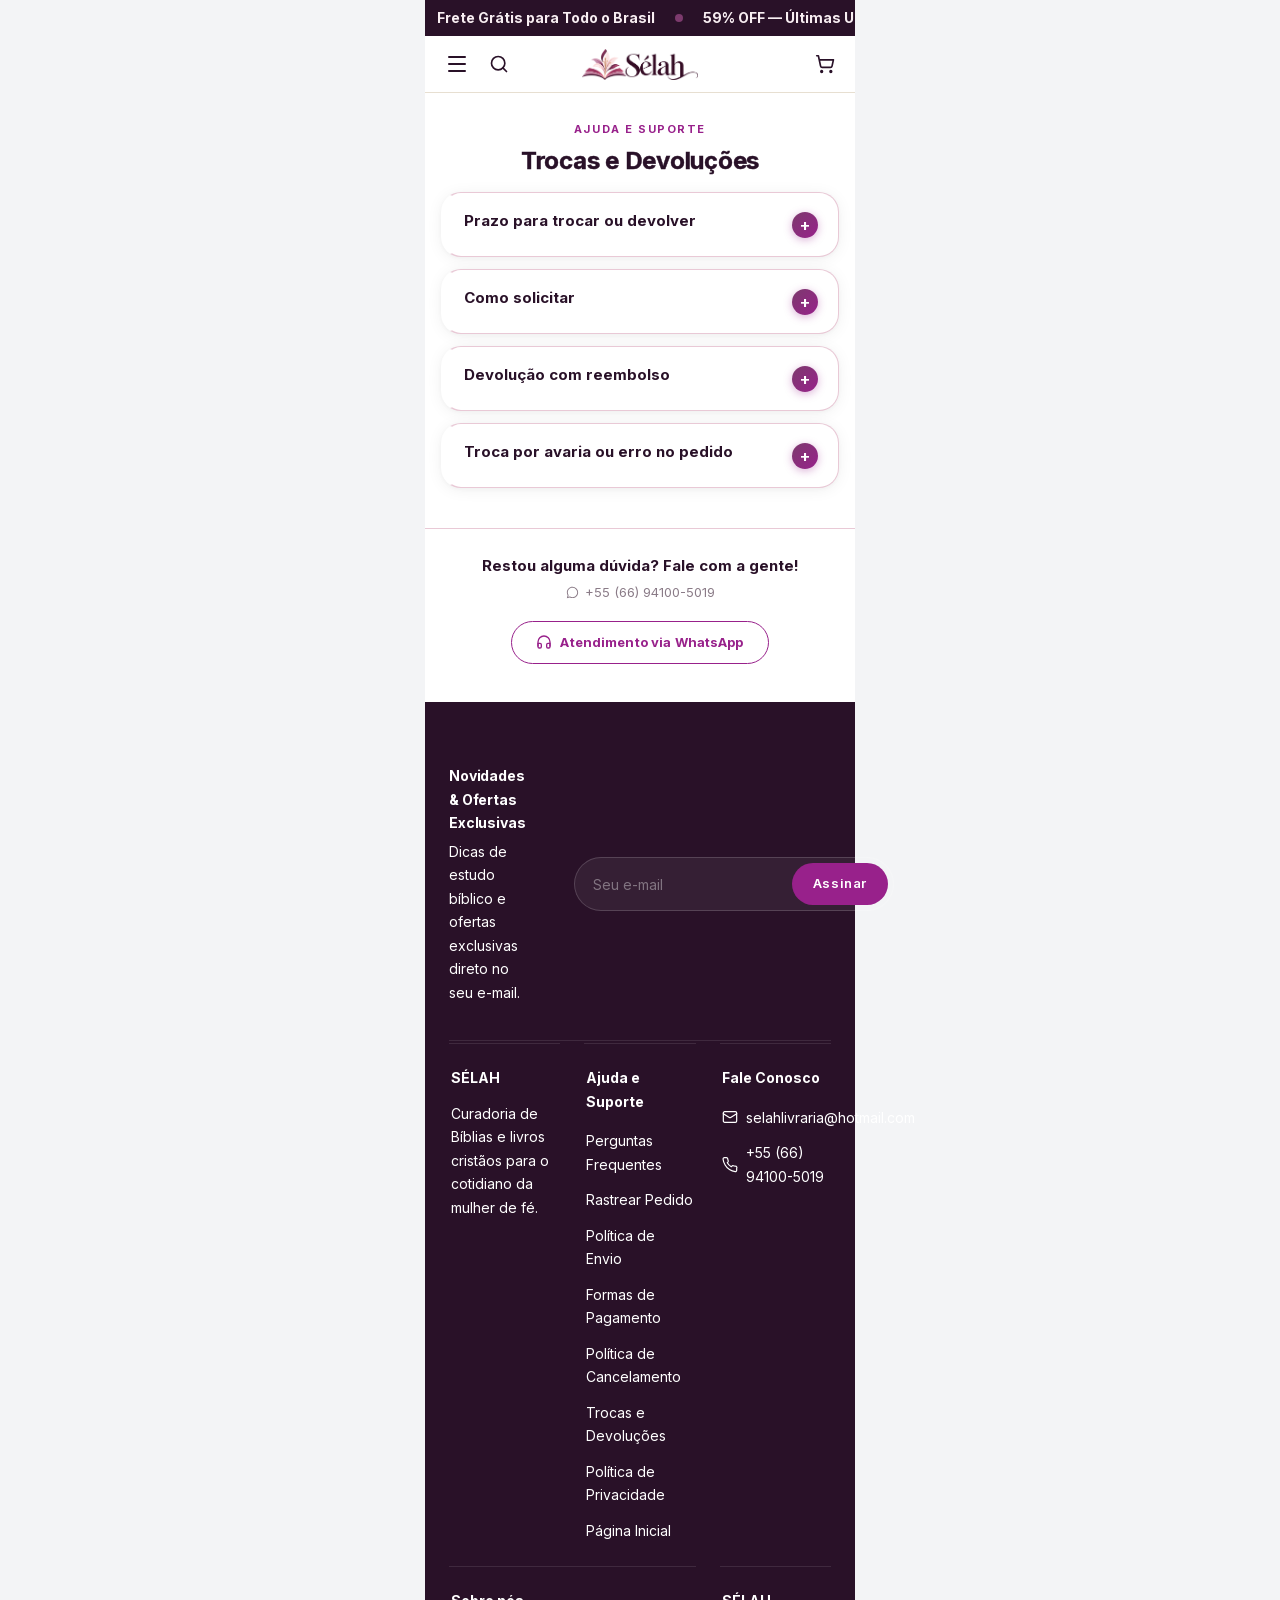
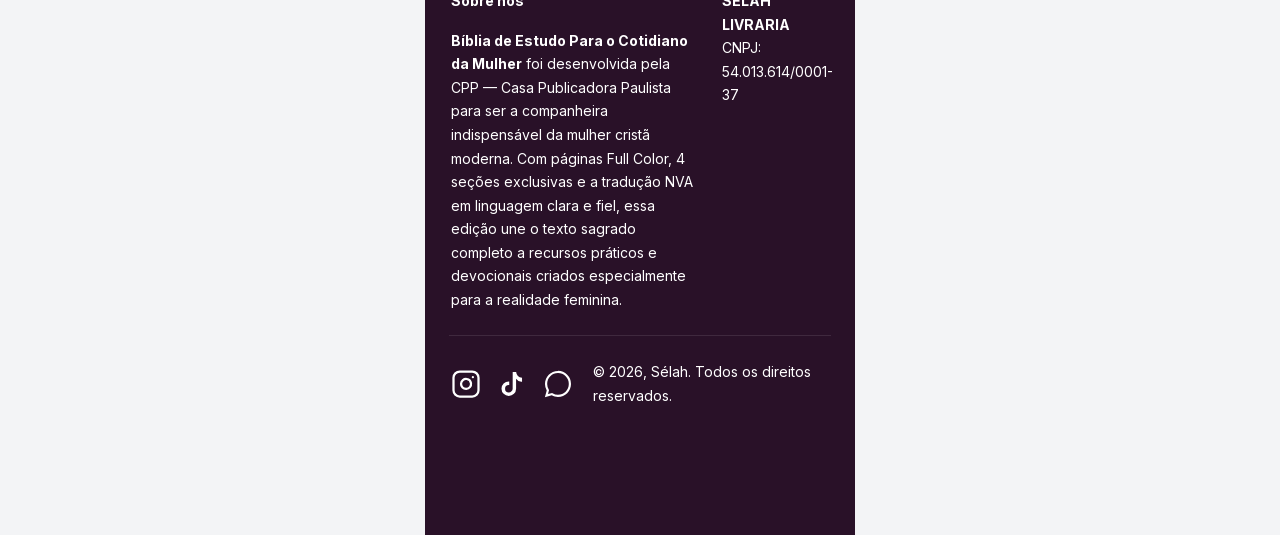
<file: politica-devolucao.html>
<!DOCTYPE html>
<html lang="pt-BR">

<head>
  <meta charset="utf-8">
  <meta name="viewport" content="width=device-width, initial-scale=1, maximum-scale=1, user-scalable=no">
  <link rel="stylesheet" href="css/f5fcc142ae9e9986.css" data-precedence="next">
  <link rel="stylesheet" href="css/a6c7f16eb6a8bf47.css" data-precedence="next">
  <link rel="stylesheet" href="css/politicas.css">
  <meta name="theme-color" content="#98218B">
  <title>Trocas e Devoluções | Sélah</title>
  <link rel="icon" href="images/icon-light-32x32.png" media="(prefers-color-scheme: light)">
  <link rel="icon" href="images/icon-dark-32x32.png" media="(prefers-color-scheme: dark)">
  <link rel="icon" href="images/icon.svg" type="image/svg+xml">
  <link rel="apple-touch-icon" href="images/apple-icon.png">
</head>

<body class="inter_f24cc0e0-module__s0XHNq__className playfair_display_6ce38315-module__TpZdXG__variable antialiased bg-gray-100">
  <div class="min-h-screen bg-white max-w-[430px] mx-auto">
    <div style="background-color:#291128;color:#F8EEF2" class="overflow-hidden">
      <div class="flex w-max items-center whitespace-nowrap py-2 marquee-scroll">
        <div class="flex items-center whitespace-nowrap" aria-hidden="false"><span class="flex items-center"><span class="px-3 text-sm font-bold">Frete Grátis para Todo o Brasil</span><span style="background-color:#7C3A6D" class="mx-2 h-2 w-2 rounded-full inline-block"></span></span><span class="flex items-center"><span class="px-3 text-sm font-bold">59% OFF — Últimas Unidades</span><span style="background-color:#7C3A6D" class="mx-2 h-2 w-2 rounded-full inline-block"></span></span><span class="flex items-center"><span class="px-3 text-sm font-bold">+25.700 Mulheres Já Escolheram a Sua</span><span style="background-color:#7C3A6D" class="mx-2 h-2 w-2 rounded-full inline-block"></span></span></div>
        <div class="flex items-center whitespace-nowrap" aria-hidden="true"><span class="flex items-center"><span class="px-3 text-sm font-bold">Frete Grátis para Todo o Brasil</span><span style="background-color:#7C3A6D" class="mx-2 h-2 w-2 rounded-full inline-block"></span></span><span class="flex items-center"><span class="px-3 text-sm font-bold">59% OFF — Últimas Unidades</span><span style="background-color:#7C3A6D" class="mx-2 h-2 w-2 rounded-full inline-block"></span></span><span class="flex items-center"><span class="px-3 text-sm font-bold">+25.700 Mulheres Já Escolheram a Sua</span><span style="background-color:#7C3A6D" class="mx-2 h-2 w-2 rounded-full inline-block"></span></span></div>
        <div class="flex items-center whitespace-nowrap" aria-hidden="true"><span class="flex items-center"><span class="px-3 text-sm font-bold">Frete Grátis para Todo o Brasil</span><span style="background-color:#7C3A6D" class="mx-2 h-2 w-2 rounded-full inline-block"></span></span><span class="flex items-center"><span class="px-3 text-sm font-bold">59% OFF — Últimas Unidades</span><span style="background-color:#7C3A6D" class="mx-2 h-2 w-2 rounded-full inline-block"></span></span><span class="flex items-center"><span class="px-3 text-sm font-bold">+25.700 Mulheres Já Escolheram a Sua</span><span style="background-color:#7C3A6D" class="mx-2 h-2 w-2 rounded-full inline-block"></span></span></div>
        <div class="flex items-center whitespace-nowrap" aria-hidden="true"><span class="flex items-center"><span class="px-3 text-sm font-bold">Frete Grátis para Todo o Brasil</span><span style="background-color:#7C3A6D" class="mx-2 h-2 w-2 rounded-full inline-block"></span></span><span class="flex items-center"><span class="px-3 text-sm font-bold">59% OFF — Últimas Unidades</span><span style="background-color:#7C3A6D" class="mx-2 h-2 w-2 rounded-full inline-block"></span></span><span class="flex items-center"><span class="px-3 text-sm font-bold">+25.700 Mulheres Já Escolheram a Sua</span><span style="background-color:#7C3A6D" class="mx-2 h-2 w-2 rounded-full inline-block"></span></span></div>
        <div class="flex items-center whitespace-nowrap" aria-hidden="true"><span class="flex items-center"><span class="px-3 text-sm font-bold">Frete Grátis para Todo o Brasil</span><span style="background-color:#7C3A6D" class="mx-2 h-2 w-2 rounded-full inline-block"></span></span><span class="flex items-center"><span class="px-3 text-sm font-bold">59% OFF — Últimas Unidades</span><span style="background-color:#7C3A6D" class="mx-2 h-2 w-2 rounded-full inline-block"></span></span><span class="flex items-center"><span class="px-3 text-sm font-bold">+25.700 Mulheres Já Escolheram a Sua</span><span style="background-color:#7C3A6D" class="mx-2 h-2 w-2 rounded-full inline-block"></span></span></div>
        <div class="flex items-center whitespace-nowrap" aria-hidden="true"><span class="flex items-center"><span class="px-3 text-sm font-bold">Frete Grátis para Todo o Brasil</span><span style="background-color:#7C3A6D" class="mx-2 h-2 w-2 rounded-full inline-block"></span></span><span class="flex items-center"><span class="px-3 text-sm font-bold">59% OFF — Últimas Unidades</span><span style="background-color:#7C3A6D" class="mx-2 h-2 w-2 rounded-full inline-block"></span></span><span class="flex items-center"><span class="px-3 text-sm font-bold">+25.700 Mulheres Já Escolheram a Sua</span><span style="background-color:#7C3A6D" class="mx-2 h-2 w-2 rounded-full inline-block"></span></span></div>
        <div class="flex items-center whitespace-nowrap" aria-hidden="true"><span class="flex items-center"><span class="px-3 text-sm font-bold">Frete Grátis para Todo o Brasil</span><span style="background-color:#7C3A6D" class="mx-2 h-2 w-2 rounded-full inline-block"></span></span><span class="flex items-center"><span class="px-3 text-sm font-bold">59% OFF — Últimas Unidades</span><span style="background-color:#7C3A6D" class="mx-2 h-2 w-2 rounded-full inline-block"></span></span><span class="flex items-center"><span class="px-3 text-sm font-bold">+25.700 Mulheres Já Escolheram a Sua</span><span style="background-color:#7C3A6D" class="mx-2 h-2 w-2 rounded-full inline-block"></span></span></div>
        <div class="flex items-center whitespace-nowrap" aria-hidden="true"><span class="flex items-center"><span class="px-3 text-sm font-bold">Frete Grátis para Todo o Brasil</span><span style="background-color:#7C3A6D" class="mx-2 h-2 w-2 rounded-full inline-block"></span></span><span class="flex items-center"><span class="px-3 text-sm font-bold">59% OFF — Últimas Unidades</span><span style="background-color:#7C3A6D" class="mx-2 h-2 w-2 rounded-full inline-block"></span></span><span class="flex items-center"><span class="px-3 text-sm font-bold">+25.700 Mulheres Já Escolheram a Sua</span><span style="background-color:#7C3A6D" class="mx-2 h-2 w-2 rounded-full inline-block"></span></span></div>
      </div>
    </div>
    <header style="background-color:#FFFFFF;border-bottom:1px solid #E7DFD1;position:sticky;top:0;z-index:50;">
      <div style="display:grid;grid-template-columns:1fr 1fr 1fr;align-items:center;padding:12px 16px;">
        <div style="display:flex;align-items:center;gap:12px;">
          <button style="padding:4px;background:none;border:none;cursor:pointer;" aria-label="Menu">
            <svg xmlns="http://www.w3.org/2000/svg" width="24" height="24" viewBox="0 0 24 24" fill="none" stroke="#291128" stroke-width="2" stroke-linecap="round" stroke-linejoin="round" aria-hidden="true">
              <path d="M4 5h16"></path><path d="M4 12h16"></path><path d="M4 19h16"></path>
            </svg>
          </button>
          <button style="padding:4px;background:none;border:none;cursor:pointer;" aria-label="Buscar">
            <svg xmlns="http://www.w3.org/2000/svg" width="20" height="20" viewBox="0 0 24 24" fill="none" stroke="#291128" stroke-width="2" stroke-linecap="round" stroke-linejoin="round" aria-hidden="true">
              <path d="m21 21-4.34-4.34"></path><circle cx="11" cy="11" r="8"></circle>
            </svg>
          </button>
        </div>
        <div style="display:flex;justify-content:center;align-items:center;">
          <a href="index.html" aria-label="Sélah — Fé Para Todos os Dias" class="site-logo">
            <img class="site-logo__image" src="images/logo-selah-1-trim.png" alt="Sélah">
          </a>
        </div>
        <div style="display:flex;align-items:center;justify-content:flex-end;gap:12px;">
          <button style="padding:4px;background:none;border:none;cursor:pointer;position:relative;" aria-label="Carrinho">
            <svg xmlns="http://www.w3.org/2000/svg" width="20" height="20" viewBox="0 0 24 24" fill="none" stroke="#291128" stroke-width="2" stroke-linecap="round" stroke-linejoin="round" aria-hidden="true">
              <circle cx="8" cy="21" r="1"></circle><circle cx="19" cy="21" r="1"></circle>
              <path d="M2.05 2.05h2l2.66 12.42a2 2 0 0 0 2 1.58h9.78a2 2 0 0 0 1.95-1.57l1.65-7.43H5.12"></path>
            </svg>
          </button>
        </div>
      </div>
    </header>

    <main class="pol-main">
      <p class="pol-eyebrow">Ajuda e Suporte</p>
      <h1 class="pol-title">Trocas e Devoluções</h1>

      <div class="pol-faq__list">
        <details class="pol-faq__item">
          <summary>Prazo para trocar ou devolver</summary>
          <p>Você tem <strong>30 dias corridos após o recebimento</strong> da Bíblia de Estudo Para o Cotidiano da Mulher para solicitar troca ou devolução.</p>
        </details>
        <details class="pol-faq__item">
          <summary>Como solicitar</summary>
          <p>Entre em contato com a <strong>nossa equipe de suporte no WhatsApp</strong> abaixo em até 30 dias após o recebimento, com o número do seu pedido e o motivo da troca ou devolução. <strong>Nossa equipe analisa o caso</strong> e retorna com os próximos passos.</p>
        </details>
        <details class="pol-faq__item">
          <summary>Devolução com reembolso</summary>
          <p>Depois de avaliarmos a solicitação e confirmarmos a aprovação, <strong>devolvemos 100% do valor pago</strong>, no mesmo método usado na compra.</p>
        </details>
        <details class="pol-faq__item">
          <summary>Troca por avaria ou erro no pedido</summary>
          <p>Se preferir trocar em vez de devolver — por exemplo, produto com avaria de transporte ou erro no pedido — entre em contato com a <strong>nossa equipe de suporte no WhatsApp</strong>, que vai orientar os próximos passos até o novo envio.</p>
        </details>
      </div>

      <div class="pol-contact">
        <p class="pol-contact__heading">Restou alguma dúvida? Fale com a gente!</p>
        <p class="pol-contact__sub">
          <svg viewBox="0 0 24 24" fill="currentColor" aria-hidden="true">
            <path d="M19.354 4.552a10.336 10.336 0 0 0-7.36-3.052C6.257 1.5 1.588 6.168 1.586 11.905a10.383 10.383 0 0 0 1.39 5.202L1.5 22.5l5.516-1.447c1.52.83 3.232 1.266 4.973 1.266h.004c5.736 0 10.404-4.668 10.406-10.405a10.342 10.342 0 0 0-3.045-7.362Zm-7.36 16.01h-.004a8.639 8.639 0 0 1-4.402-1.205l-.316-.188-3.274.859.874-3.192-.206-.327a8.626 8.626 0 0 1-1.322-4.603c.002-4.769 3.882-8.649 8.653-8.649a8.59 8.59 0 0 1 6.115 2.537 8.596 8.596 0 0 1 2.53 6.119c-.002 4.769-3.881 8.649-8.649 8.649Z"></path>
          </svg>
          +55 (66) 94100-5019
        </p>
        <a href="https://wa.me/5566941005019" target="_blank" rel="noopener noreferrer" class="pol-contact__btn">
          <svg viewBox="0 0 24 24" fill="none" stroke="currentColor" stroke-width="2" stroke-linecap="round" stroke-linejoin="round" aria-hidden="true">
            <path d="M3 18v-6a9 9 0 0 1 18 0v6"></path>
            <path d="M21 19a2 2 0 0 1-2 2h-1a2 2 0 0 1-2-2v-3a2 2 0 0 1 2-2h3zM3 19a2 2 0 0 0 2 2h1a2 2 0 0 0 2-2v-3a2 2 0 0 0-2-2H3z"></path>
          </svg>
          Atendimento via WhatsApp
        </a>
      </div>
    </main>

    <footer class="pb-24 site-footer">
      <div class="px-4 site-footer__inner">
        <div class="site-footer__newsletter">
          <div class="site-footer__newsletter-inner">
            <div class="site-footer__newsletter-text">
              <p class="site-footer__newsletter-title">Novidades &amp; Ofertas Exclusivas</p>
              <p class="site-footer__newsletter-sub">Dicas de estudo bíblico e ofertas exclusivas direto no seu e-mail.</p>
            </div>
            <form class="site-footer__newsletter-form" onsubmit="return false;">
              <div class="site-footer__newsletter-field">
                <input id="footer-email" type="email" placeholder="Seu e-mail" autocomplete="email" required
                  class="site-footer__newsletter-input">
                <button type="submit" class="site-footer__newsletter-button" aria-label="Assinar">Assinar</button>
              </div>
            </form>
          </div>
        </div>
        <div class="py-8 border-b border-white/10 site-footer__section site-footer__brand" inert aria-disabled="true">
          <p class="font-bold mb-3">SÉLAH</p>
          <p class="text-sm">Curadoria de Bíblias e livros cristãos para o cotidiano da mulher de fé.</p>
        </div>
        <div class="py-8 border-b border-white/10 site-footer__section site-footer__help">
          <p class="font-bold mb-4">Ajuda e Suporte</p>
          <ul class="space-y-3 text-sm text-white">
            <li><a href="index.html#product-faq" class="inline-block transition-colors">Perguntas Frequentes</a></li>
            <li><a href="rastrear-pedido.html" class="inline-block transition-colors">Rastrear Pedido</a></li>
            <li><a href="politica-frete.html" class="inline-block transition-colors">Política de Envio</a></li>
            <li><a href="formas-pagamento.html" class="inline-block transition-colors">Formas de Pagamento</a></li>
            <li><a href="politica-cancelamento.html" class="inline-block transition-colors">Política de Cancelamento</a></li>
            <li><a href="politica-devolucao.html" class="inline-block transition-colors">Trocas e Devoluções</a></li>
            <li><a href="politica-privacidade.html" class="inline-block transition-colors">Política de Privacidade</a></li>
            <li><a href="index.html" class="inline-block transition-colors">Página Inicial</a></li>
          </ul>
        </div>
        <div class="py-8 border-b border-white/10 site-footer__section site-footer__contact" inert aria-disabled="true">
          <p class="font-bold mb-4">Fale Conosco</p>
          <ul class="space-y-3 text-sm text-white">
            <li class="flex items-center gap-2"><svg class="w-4 h-4 flex-shrink-0 text-white" viewBox="0 0 24 24"
                fill="none" stroke="currentColor" stroke-width="1.8" stroke-linecap="round" stroke-linejoin="round">
                <rect width="20" height="16" x="2" y="4" rx="2"></rect>
                <path d="m22 7-8.97 5.7a1.94 1.94 0 0 1-2.06 0L2 7"></path>
              </svg><a href="mailto:selahlivraria@hotmail.com"
                class="hover:text-white transition-colors">selahlivraria@hotmail.com</a></li>
            <li class="flex items-center gap-2"><svg class="w-4 h-4 flex-shrink-0 text-white" viewBox="0 0 24 24"
                fill="none" stroke="currentColor" stroke-width="1.8" stroke-linecap="round" stroke-linejoin="round">
                <path
                  d="M22 16.92v3a2 2 0 0 1-2.18 2 19.79 19.79 0 0 1-8.63-3.07A19.5 19.5 0 0 1 4.69 12a19.79 19.79 0 0 1-3.07-8.67A2 2 0 0 1 3.62 1h3a2 2 0 0 1 2 1.72c.127.96.361 1.903.7 2.81a2 2 0 0 1-.45 2.11L7.91 8.6a16 16 0 0 0 6 6l.96-.96a2 2 0 0 1 2.11-.45c.907.339 1.85.573 2.81.7A2 2 0 0 1 22 16.92Z">
                </path>
              </svg><a href="tel:+5566941005019" class="hover:text-white transition-colors">+55 (66) 94100-5019</a></li>
          </ul>
        </div>
        <div class="py-8 border-b border-white/10 site-footer__section site-footer__about" inert aria-disabled="true">
          <p class="font-bold mb-4">Sobre nós</p>
          <div class="text-sm text-white leading-relaxed">
            <p><strong class="text-white">Bíblia de Estudo Para o Cotidiano da Mulher</strong> foi desenvolvida pela CPP — Casa Publicadora Paulista para ser a companheira indispensável da mulher cristã moderna. Com páginas Full Color, 4 seções exclusivas e a tradução NVA em linguagem clara e fiel, essa edição une o texto sagrado completo a recursos práticos e devocionais criados especialmente para a realidade feminina.
            </p>
          </div>
        </div>
        <div class="py-8 border-b border-white/10 site-footer__section site-footer__legal" inert aria-disabled="true">
          <div class="text-sm text-white leading-relaxed space-y-3">
            <p><strong class="text-white">SÉLAH LIVRARIA</strong><br>CNPJ: 54.013.614/0001-37</p>
          </div>
        </div>
        <div class="py-8 space-y-6 site-footer__section site-footer__bottom" inert aria-disabled="true">
          <div class="flex items-center gap-5 site-footer__social"><a href="#" target="_blank" rel="noopener noreferrer"
              aria-label="Seguir em Instagram" class="text-white hover:text-white transition-colors"><svg
                xmlns="http://www.w3.org/2000/svg" width="24" height="24" viewBox="0 0 24 24" fill="none"
                stroke="currentColor" stroke-width="1.8" stroke-linecap="round" stroke-linejoin="round"
                class="lucide lucide-instagram w-[27px] h-[27px]" aria-hidden="true">
                <rect width="20" height="20" x="2" y="2" rx="5" ry="5"></rect>
                <path d="M16 11.37A4 4 0 1 1 12.63 8 4 4 0 0 1 16 11.37z"></path>
                <line x1="17.5" x2="17.51" y1="6.5" y2="6.5"></line>
              </svg></a><a href="#" target="_blank" rel="noopener noreferrer" aria-label="Seguir em TikTok"
              class="text-white hover:text-white transition-colors"><svg class="w-[27px] h-[27px]"
                viewBox="0 0 24 24" fill="currentColor">
                <path
                  d="M20.027 10.168a5.125 5.125 0 0 1-4.76-2.294v7.893a5.833 5.833 0 1 1-5.834-5.834c.122 0 .241.011.361.019v2.874c-.12-.014-.237-.036-.36-.036a2.977 2.977 0 0 0 0 5.954c1.644 0 3.096-1.295 3.096-2.94L12.56 2.4h2.75a5.122 5.122 0 0 0 4.72 4.573v3.195">
                </path>
              </svg></a><a href="#" target="_blank" rel="noopener noreferrer" aria-label="Seguir em WhatsApp"
              class="text-white hover:text-white transition-colors"><svg class="w-[27px] h-[27px]"
                viewBox="0 0 24 24" fill="currentColor">
                <path
                  d="M19.354 4.552a10.336 10.336 0 0 0-7.36-3.052C6.257 1.5 1.588 6.168 1.586 11.905a10.383 10.383 0 0 0 1.39 5.202L1.5 22.5l5.516-1.447c1.52.83 3.232 1.266 4.973 1.266h.004c5.736 0 10.404-4.668 10.406-10.405a10.342 10.342 0 0 0-3.045-7.362Zm-7.36 16.01h-.004a8.639 8.639 0 0 1-4.402-1.205l-.316-.188-3.274.859.874-3.192-.206-.327a8.626 8.626 0 0 1-1.322-4.603c.002-4.769 3.882-8.649 8.653-8.649a8.59 8.59 0 0 1 6.115 2.537 8.596 8.596 0 0 1 2.53 6.119c-.002 4.769-3.881 8.649-8.649 8.649Z">
                </path>
              </svg></a></div>
          <p class="text-sm text-white">© 2026, Sélah. Todos os direitos reservados.</p>
        </div>
      </div>
    </footer>
  </div>
  <script src="js/politicas.js"></script>
<script type="module" src="https://static.cloudflareinsights.com/beacon.min.js/v31edd6df95cf4e85bb4c19e7a9bdbcba1788362987495" integrity="sha512-iIg7k2xntmwu6/uSb5tpc/hySgZc4eoL31yB29W6tJFo2akwjPWcEqnCEdJvGexCL0KEQwVYv5BlowfhVz26hg==" data-cf-beacon='{"version":"2024.11.0","token":"9e795de3059e4f17a256465e2545e3fc","r":1,"spa":2}' crossorigin="anonymous"></script>
</body>

</html>
</file>
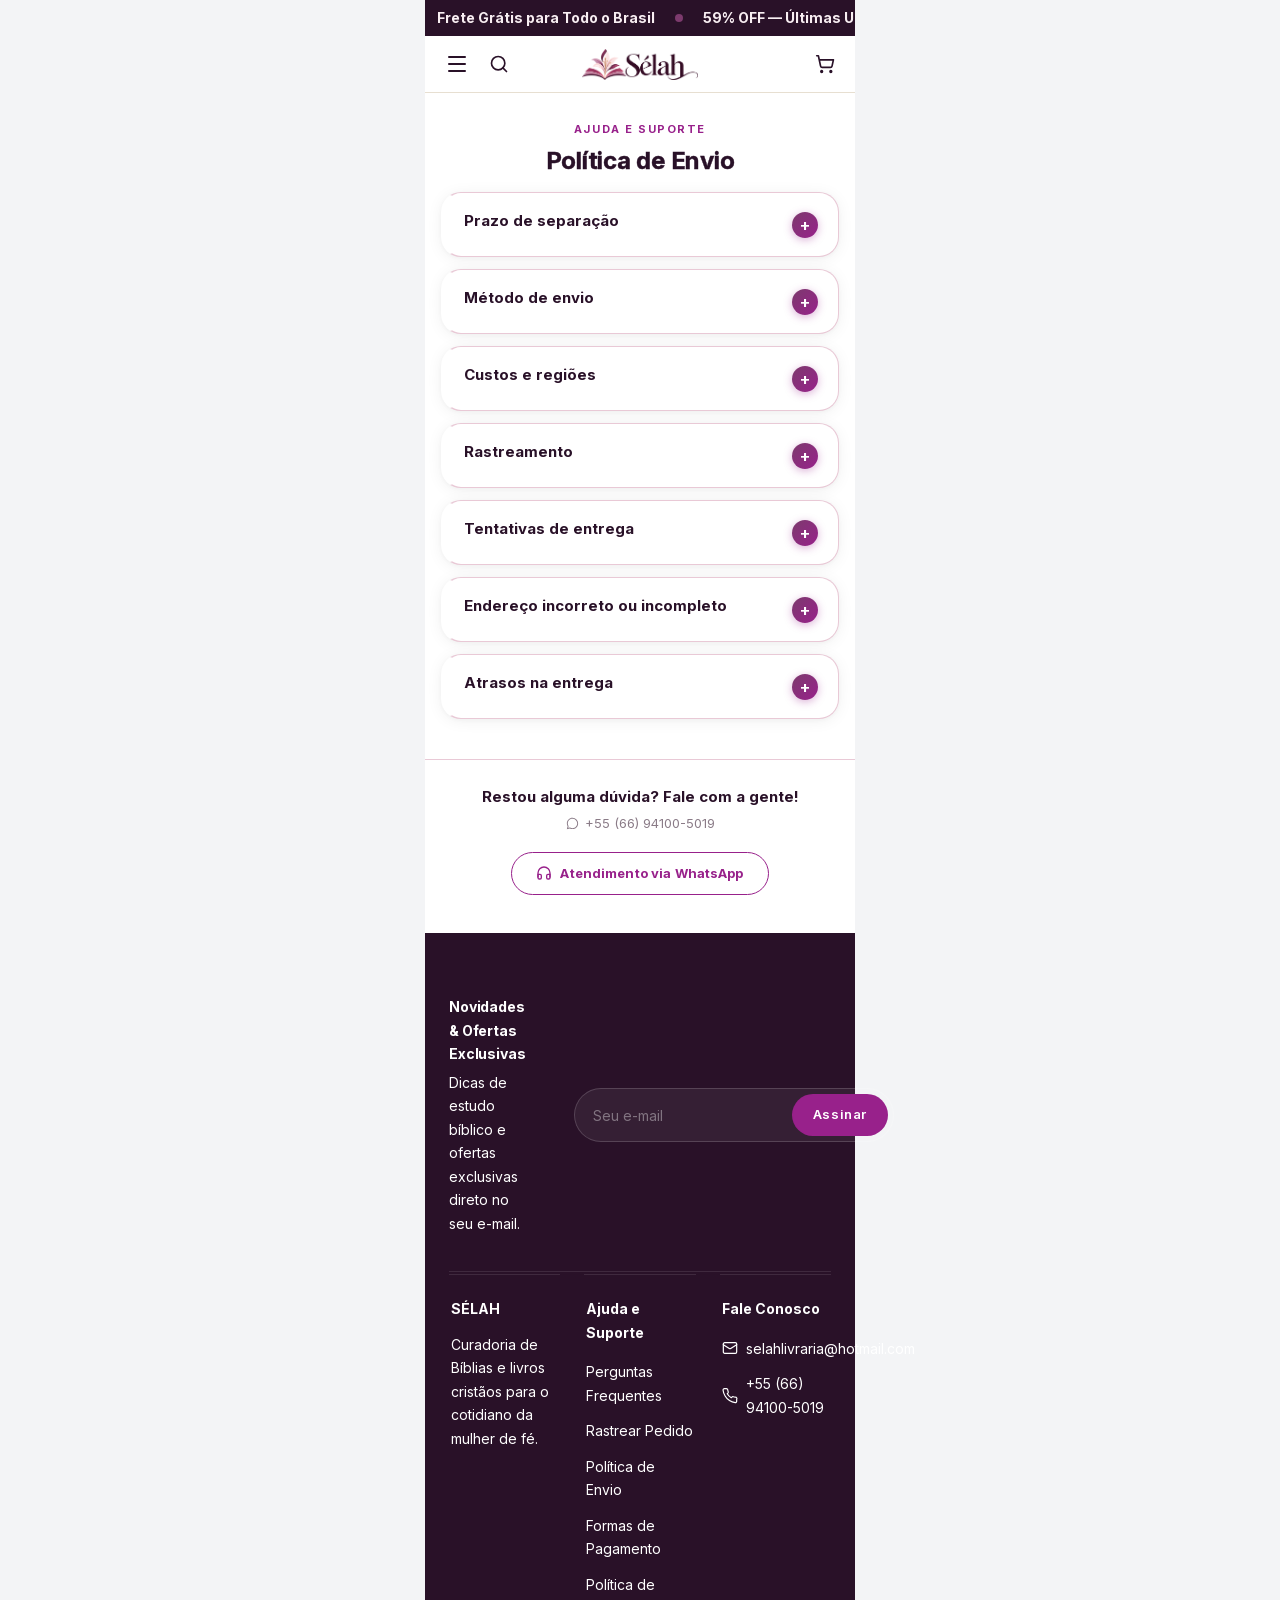
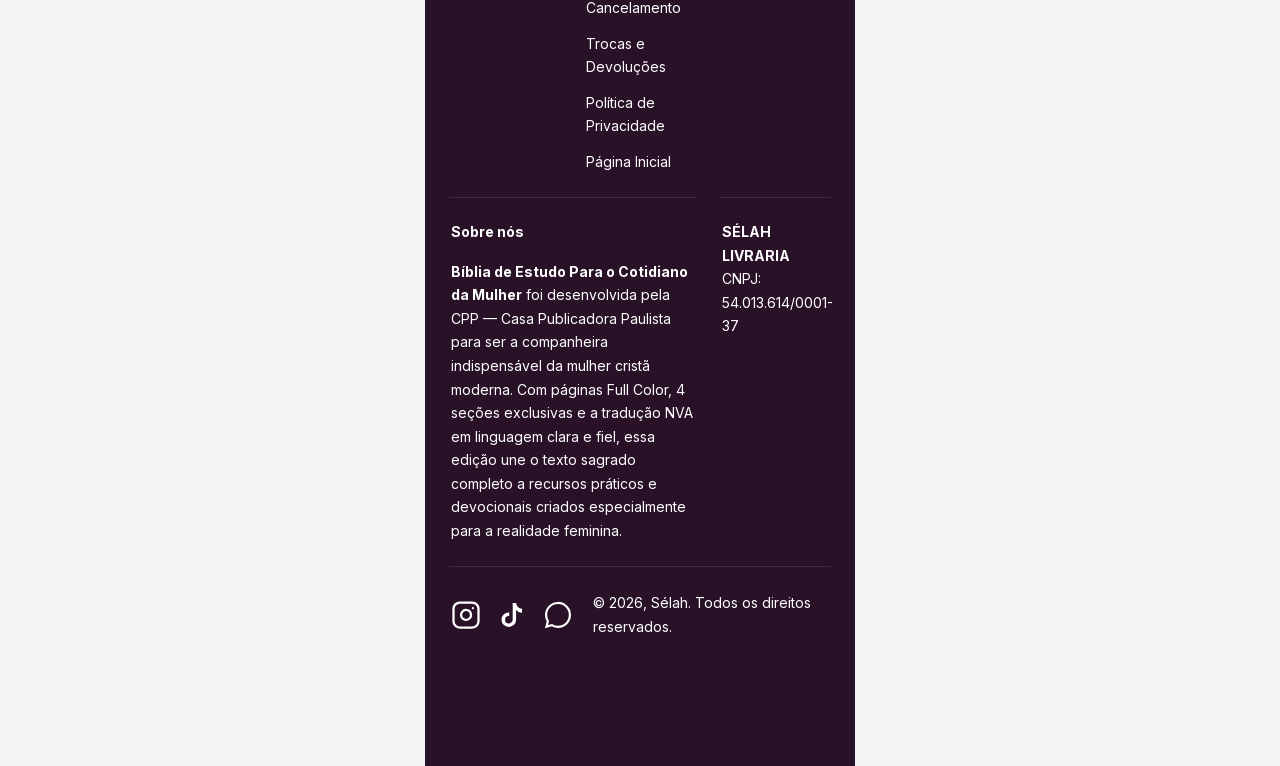
<file: politica-frete.html>
<!DOCTYPE html>
<html lang="pt-BR">

<head>
  <meta charset="utf-8">
  <meta name="viewport" content="width=device-width, initial-scale=1, maximum-scale=1, user-scalable=no">
  <link rel="stylesheet" href="css/f5fcc142ae9e9986.css" data-precedence="next">
  <link rel="stylesheet" href="css/a6c7f16eb6a8bf47.css" data-precedence="next">
  <link rel="stylesheet" href="css/politicas.css">
  <meta name="theme-color" content="#98218B">
  <title>Política de Envio | Sélah</title>
  <link rel="icon" href="images/icon-light-32x32.png" media="(prefers-color-scheme: light)">
  <link rel="icon" href="images/icon-dark-32x32.png" media="(prefers-color-scheme: dark)">
  <link rel="icon" href="images/icon.svg" type="image/svg+xml">
  <link rel="apple-touch-icon" href="images/apple-icon.png">
</head>

<body class="inter_f24cc0e0-module__s0XHNq__className playfair_display_6ce38315-module__TpZdXG__variable antialiased bg-gray-100">
  <div class="min-h-screen bg-white max-w-[430px] mx-auto">
    <div style="background-color:#291128;color:#F8EEF2" class="overflow-hidden">
      <div class="flex w-max items-center whitespace-nowrap py-2 marquee-scroll">
        <div class="flex items-center whitespace-nowrap" aria-hidden="false"><span class="flex items-center"><span class="px-3 text-sm font-bold">Frete Grátis para Todo o Brasil</span><span style="background-color:#7C3A6D" class="mx-2 h-2 w-2 rounded-full inline-block"></span></span><span class="flex items-center"><span class="px-3 text-sm font-bold">59% OFF — Últimas Unidades</span><span style="background-color:#7C3A6D" class="mx-2 h-2 w-2 rounded-full inline-block"></span></span><span class="flex items-center"><span class="px-3 text-sm font-bold">+25.700 Mulheres Já Escolheram a Sua</span><span style="background-color:#7C3A6D" class="mx-2 h-2 w-2 rounded-full inline-block"></span></span></div>
        <div class="flex items-center whitespace-nowrap" aria-hidden="true"><span class="flex items-center"><span class="px-3 text-sm font-bold">Frete Grátis para Todo o Brasil</span><span style="background-color:#7C3A6D" class="mx-2 h-2 w-2 rounded-full inline-block"></span></span><span class="flex items-center"><span class="px-3 text-sm font-bold">59% OFF — Últimas Unidades</span><span style="background-color:#7C3A6D" class="mx-2 h-2 w-2 rounded-full inline-block"></span></span><span class="flex items-center"><span class="px-3 text-sm font-bold">+25.700 Mulheres Já Escolheram a Sua</span><span style="background-color:#7C3A6D" class="mx-2 h-2 w-2 rounded-full inline-block"></span></span></div>
        <div class="flex items-center whitespace-nowrap" aria-hidden="true"><span class="flex items-center"><span class="px-3 text-sm font-bold">Frete Grátis para Todo o Brasil</span><span style="background-color:#7C3A6D" class="mx-2 h-2 w-2 rounded-full inline-block"></span></span><span class="flex items-center"><span class="px-3 text-sm font-bold">59% OFF — Últimas Unidades</span><span style="background-color:#7C3A6D" class="mx-2 h-2 w-2 rounded-full inline-block"></span></span><span class="flex items-center"><span class="px-3 text-sm font-bold">+25.700 Mulheres Já Escolheram a Sua</span><span style="background-color:#7C3A6D" class="mx-2 h-2 w-2 rounded-full inline-block"></span></span></div>
        <div class="flex items-center whitespace-nowrap" aria-hidden="true"><span class="flex items-center"><span class="px-3 text-sm font-bold">Frete Grátis para Todo o Brasil</span><span style="background-color:#7C3A6D" class="mx-2 h-2 w-2 rounded-full inline-block"></span></span><span class="flex items-center"><span class="px-3 text-sm font-bold">59% OFF — Últimas Unidades</span><span style="background-color:#7C3A6D" class="mx-2 h-2 w-2 rounded-full inline-block"></span></span><span class="flex items-center"><span class="px-3 text-sm font-bold">+25.700 Mulheres Já Escolheram a Sua</span><span style="background-color:#7C3A6D" class="mx-2 h-2 w-2 rounded-full inline-block"></span></span></div>
        <div class="flex items-center whitespace-nowrap" aria-hidden="true"><span class="flex items-center"><span class="px-3 text-sm font-bold">Frete Grátis para Todo o Brasil</span><span style="background-color:#7C3A6D" class="mx-2 h-2 w-2 rounded-full inline-block"></span></span><span class="flex items-center"><span class="px-3 text-sm font-bold">59% OFF — Últimas Unidades</span><span style="background-color:#7C3A6D" class="mx-2 h-2 w-2 rounded-full inline-block"></span></span><span class="flex items-center"><span class="px-3 text-sm font-bold">+25.700 Mulheres Já Escolheram a Sua</span><span style="background-color:#7C3A6D" class="mx-2 h-2 w-2 rounded-full inline-block"></span></span></div>
        <div class="flex items-center whitespace-nowrap" aria-hidden="true"><span class="flex items-center"><span class="px-3 text-sm font-bold">Frete Grátis para Todo o Brasil</span><span style="background-color:#7C3A6D" class="mx-2 h-2 w-2 rounded-full inline-block"></span></span><span class="flex items-center"><span class="px-3 text-sm font-bold">59% OFF — Últimas Unidades</span><span style="background-color:#7C3A6D" class="mx-2 h-2 w-2 rounded-full inline-block"></span></span><span class="flex items-center"><span class="px-3 text-sm font-bold">+25.700 Mulheres Já Escolheram a Sua</span><span style="background-color:#7C3A6D" class="mx-2 h-2 w-2 rounded-full inline-block"></span></span></div>
        <div class="flex items-center whitespace-nowrap" aria-hidden="true"><span class="flex items-center"><span class="px-3 text-sm font-bold">Frete Grátis para Todo o Brasil</span><span style="background-color:#7C3A6D" class="mx-2 h-2 w-2 rounded-full inline-block"></span></span><span class="flex items-center"><span class="px-3 text-sm font-bold">59% OFF — Últimas Unidades</span><span style="background-color:#7C3A6D" class="mx-2 h-2 w-2 rounded-full inline-block"></span></span><span class="flex items-center"><span class="px-3 text-sm font-bold">+25.700 Mulheres Já Escolheram a Sua</span><span style="background-color:#7C3A6D" class="mx-2 h-2 w-2 rounded-full inline-block"></span></span></div>
        <div class="flex items-center whitespace-nowrap" aria-hidden="true"><span class="flex items-center"><span class="px-3 text-sm font-bold">Frete Grátis para Todo o Brasil</span><span style="background-color:#7C3A6D" class="mx-2 h-2 w-2 rounded-full inline-block"></span></span><span class="flex items-center"><span class="px-3 text-sm font-bold">59% OFF — Últimas Unidades</span><span style="background-color:#7C3A6D" class="mx-2 h-2 w-2 rounded-full inline-block"></span></span><span class="flex items-center"><span class="px-3 text-sm font-bold">+25.700 Mulheres Já Escolheram a Sua</span><span style="background-color:#7C3A6D" class="mx-2 h-2 w-2 rounded-full inline-block"></span></span></div>
      </div>
    </div>
    <header style="background-color:#FFFFFF;border-bottom:1px solid #E7DFD1;position:sticky;top:0;z-index:50;">
      <div style="display:grid;grid-template-columns:1fr 1fr 1fr;align-items:center;padding:12px 16px;">
        <div style="display:flex;align-items:center;gap:12px;">
          <button style="padding:4px;background:none;border:none;cursor:pointer;" aria-label="Menu">
            <svg xmlns="http://www.w3.org/2000/svg" width="24" height="24" viewBox="0 0 24 24" fill="none" stroke="#291128" stroke-width="2" stroke-linecap="round" stroke-linejoin="round" aria-hidden="true">
              <path d="M4 5h16"></path><path d="M4 12h16"></path><path d="M4 19h16"></path>
            </svg>
          </button>
          <button style="padding:4px;background:none;border:none;cursor:pointer;" aria-label="Buscar">
            <svg xmlns="http://www.w3.org/2000/svg" width="20" height="20" viewBox="0 0 24 24" fill="none" stroke="#291128" stroke-width="2" stroke-linecap="round" stroke-linejoin="round" aria-hidden="true">
              <path d="m21 21-4.34-4.34"></path><circle cx="11" cy="11" r="8"></circle>
            </svg>
          </button>
        </div>
        <div style="display:flex;justify-content:center;align-items:center;">
          <a href="index.html" aria-label="Sélah — Fé Para Todos os Dias" class="site-logo">
            <img class="site-logo__image" src="images/logo-selah-1-trim.png" alt="Sélah">
          </a>
        </div>
        <div style="display:flex;align-items:center;justify-content:flex-end;gap:12px;">
          <button style="padding:4px;background:none;border:none;cursor:pointer;position:relative;" aria-label="Carrinho">
            <svg xmlns="http://www.w3.org/2000/svg" width="20" height="20" viewBox="0 0 24 24" fill="none" stroke="#291128" stroke-width="2" stroke-linecap="round" stroke-linejoin="round" aria-hidden="true">
              <circle cx="8" cy="21" r="1"></circle><circle cx="19" cy="21" r="1"></circle>
              <path d="M2.05 2.05h2l2.66 12.42a2 2 0 0 0 2 1.58h9.78a2 2 0 0 0 1.95-1.57l1.65-7.43H5.12"></path>
            </svg>
          </button>
        </div>
      </div>
    </header>

    <main class="pol-main">
      <p class="pol-eyebrow">Ajuda e Suporte</p>
      <h1 class="pol-title">Política de Envio</h1>

      <div class="pol-faq__list">
        <details class="pol-faq__item">
          <summary>Prazo de separação</summary>
          <p>Após a confirmação do pagamento, seu pedido é separado, embalado e a nota fiscal é emitida em até <strong>1 a 2 dias úteis</strong>, antes de ser despachado para a transportadora.</p>
        </details>
        <details class="pol-faq__item">
          <summary>Método de envio</summary>
          <p>O envio é feito pelos <strong>Correios</strong> ou pela transportadora <strong>JadLog</strong>, de acordo com a opção escolhida no checkout.</p>
        </details>
        <details class="pol-faq__item">
          <summary>Custos e regiões</summary>
          <p>O custo <strong>não varia por região</strong>: é o mesmo para todo o Brasil, mudando apenas conforme a modalidade de envio escolhida.</p>
        </details>
        <details class="pol-faq__item">
          <summary>Rastreamento</summary>
          <p>O <strong>código de rastreamento</strong> do seu pedido é enviado pela nossa equipe de suporte diretamente no telefone cadastrado no checkout. Além do código, <strong>mantemos você atualizado conforme o status do pedido muda</strong>, até a entrega na sua casa.</p>
        </details>
        <details class="pol-faq__item">
          <summary>Tentativas de entrega</summary>
          <p>A transportadora realiza <strong>até 3 tentativas de entrega</strong> no endereço informado. Se não for possível entregar após essas tentativas, o pacote retorna ao centro de distribuição e entramos em contato para combinar um novo envio.</p>
        </details>
        <details class="pol-faq__item">
          <summary>Endereço incorreto ou incompleto</summary>
          <p>Se o endereço informado no pedido estiver incompleto ou incorreto, <strong>a entrega pode ser devolvida ao remetente</strong>. Nesse caso, entre em contato com a <strong>nossa equipe de suporte no WhatsApp</strong> para corrigirmos o endereço e reenviarmos o seu pedido.</p>
        </details>
        <details class="pol-faq__item">
          <summary>Atrasos na entrega</summary>
          <p>Em caso de imprevistos no transporte, <strong>nossa equipe acompanha o pedido junto à transportadora e mantém você informado</strong>. Se o prazo estimado for ultrapassado, fale com a <strong>nossa equipe de suporte no WhatsApp</strong> para verificarmos o que houve.</p>
        </details>
      </div>

      <div class="pol-contact">
        <p class="pol-contact__heading">Restou alguma dúvida? Fale com a gente!</p>
        <p class="pol-contact__sub">
          <svg viewBox="0 0 24 24" fill="currentColor" aria-hidden="true">
            <path d="M19.354 4.552a10.336 10.336 0 0 0-7.36-3.052C6.257 1.5 1.588 6.168 1.586 11.905a10.383 10.383 0 0 0 1.39 5.202L1.5 22.5l5.516-1.447c1.52.83 3.232 1.266 4.973 1.266h.004c5.736 0 10.404-4.668 10.406-10.405a10.342 10.342 0 0 0-3.045-7.362Zm-7.36 16.01h-.004a8.639 8.639 0 0 1-4.402-1.205l-.316-.188-3.274.859.874-3.192-.206-.327a8.626 8.626 0 0 1-1.322-4.603c.002-4.769 3.882-8.649 8.653-8.649a8.59 8.59 0 0 1 6.115 2.537 8.596 8.596 0 0 1 2.53 6.119c-.002 4.769-3.881 8.649-8.649 8.649Z"></path>
          </svg>
          +55 (66) 94100-5019
        </p>
        <a href="https://wa.me/5566941005019" target="_blank" rel="noopener noreferrer" class="pol-contact__btn">
          <svg viewBox="0 0 24 24" fill="none" stroke="currentColor" stroke-width="2" stroke-linecap="round" stroke-linejoin="round" aria-hidden="true">
            <path d="M3 18v-6a9 9 0 0 1 18 0v6"></path>
            <path d="M21 19a2 2 0 0 1-2 2h-1a2 2 0 0 1-2-2v-3a2 2 0 0 1 2-2h3zM3 19a2 2 0 0 0 2 2h1a2 2 0 0 0 2-2v-3a2 2 0 0 0-2-2H3z"></path>
          </svg>
          Atendimento via WhatsApp
        </a>
      </div>
    </main>

    <footer class="pb-24 site-footer">
      <div class="px-4 site-footer__inner">
        <div class="site-footer__newsletter">
          <div class="site-footer__newsletter-inner">
            <div class="site-footer__newsletter-text">
              <p class="site-footer__newsletter-title">Novidades &amp; Ofertas Exclusivas</p>
              <p class="site-footer__newsletter-sub">Dicas de estudo bíblico e ofertas exclusivas direto no seu e-mail.</p>
            </div>
            <form class="site-footer__newsletter-form" onsubmit="return false;">
              <div class="site-footer__newsletter-field">
                <input id="footer-email" type="email" placeholder="Seu e-mail" autocomplete="email" required
                  class="site-footer__newsletter-input">
                <button type="submit" class="site-footer__newsletter-button" aria-label="Assinar">Assinar</button>
              </div>
            </form>
          </div>
        </div>
        <div class="py-8 border-b border-white/10 site-footer__section site-footer__brand" inert aria-disabled="true">
          <p class="font-bold mb-3">SÉLAH</p>
          <p class="text-sm">Curadoria de Bíblias e livros cristãos para o cotidiano da mulher de fé.</p>
        </div>
        <div class="py-8 border-b border-white/10 site-footer__section site-footer__help">
          <p class="font-bold mb-4">Ajuda e Suporte</p>
          <ul class="space-y-3 text-sm text-white">
            <li><a href="index.html#product-faq" class="inline-block transition-colors">Perguntas Frequentes</a></li>
            <li><a href="rastrear-pedido.html" class="inline-block transition-colors">Rastrear Pedido</a></li>
            <li><a href="politica-frete.html" class="inline-block transition-colors">Política de Envio</a></li>
            <li><a href="formas-pagamento.html" class="inline-block transition-colors">Formas de Pagamento</a></li>
            <li><a href="politica-cancelamento.html" class="inline-block transition-colors">Política de Cancelamento</a></li>
            <li><a href="politica-devolucao.html" class="inline-block transition-colors">Trocas e Devoluções</a></li>
            <li><a href="politica-privacidade.html" class="inline-block transition-colors">Política de Privacidade</a></li>
            <li><a href="index.html" class="inline-block transition-colors">Página Inicial</a></li>
          </ul>
        </div>
        <div class="py-8 border-b border-white/10 site-footer__section site-footer__contact" inert aria-disabled="true">
          <p class="font-bold mb-4">Fale Conosco</p>
          <ul class="space-y-3 text-sm text-white">
            <li class="flex items-center gap-2"><svg class="w-4 h-4 flex-shrink-0 text-white" viewBox="0 0 24 24"
                fill="none" stroke="currentColor" stroke-width="1.8" stroke-linecap="round" stroke-linejoin="round">
                <rect width="20" height="16" x="2" y="4" rx="2"></rect>
                <path d="m22 7-8.97 5.7a1.94 1.94 0 0 1-2.06 0L2 7"></path>
              </svg><a href="mailto:selahlivraria@hotmail.com"
                class="hover:text-white transition-colors">selahlivraria@hotmail.com</a></li>
            <li class="flex items-center gap-2"><svg class="w-4 h-4 flex-shrink-0 text-white" viewBox="0 0 24 24"
                fill="none" stroke="currentColor" stroke-width="1.8" stroke-linecap="round" stroke-linejoin="round">
                <path
                  d="M22 16.92v3a2 2 0 0 1-2.18 2 19.79 19.79 0 0 1-8.63-3.07A19.5 19.5 0 0 1 4.69 12a19.79 19.79 0 0 1-3.07-8.67A2 2 0 0 1 3.62 1h3a2 2 0 0 1 2 1.72c.127.96.361 1.903.7 2.81a2 2 0 0 1-.45 2.11L7.91 8.6a16 16 0 0 0 6 6l.96-.96a2 2 0 0 1 2.11-.45c.907.339 1.85.573 2.81.7A2 2 0 0 1 22 16.92Z">
                </path>
              </svg><a href="tel:+5566941005019" class="hover:text-white transition-colors">+55 (66) 94100-5019</a></li>
          </ul>
        </div>
        <div class="py-8 border-b border-white/10 site-footer__section site-footer__about" inert aria-disabled="true">
          <p class="font-bold mb-4">Sobre nós</p>
          <div class="text-sm text-white leading-relaxed">
            <p><strong class="text-white">Bíblia de Estudo Para o Cotidiano da Mulher</strong> foi desenvolvida pela CPP — Casa Publicadora Paulista para ser a companheira indispensável da mulher cristã moderna. Com páginas Full Color, 4 seções exclusivas e a tradução NVA em linguagem clara e fiel, essa edição une o texto sagrado completo a recursos práticos e devocionais criados especialmente para a realidade feminina.
            </p>
          </div>
        </div>
        <div class="py-8 border-b border-white/10 site-footer__section site-footer__legal" inert aria-disabled="true">
          <div class="text-sm text-white leading-relaxed space-y-3">
            <p><strong class="text-white">SÉLAH LIVRARIA</strong><br>CNPJ: 54.013.614/0001-37</p>
          </div>
        </div>
        <div class="py-8 space-y-6 site-footer__section site-footer__bottom" inert aria-disabled="true">
          <div class="flex items-center gap-5 site-footer__social"><a href="#" target="_blank" rel="noopener noreferrer"
              aria-label="Seguir em Instagram" class="text-white hover:text-white transition-colors"><svg
                xmlns="http://www.w3.org/2000/svg" width="24" height="24" viewBox="0 0 24 24" fill="none"
                stroke="currentColor" stroke-width="1.8" stroke-linecap="round" stroke-linejoin="round"
                class="lucide lucide-instagram w-[27px] h-[27px]" aria-hidden="true">
                <rect width="20" height="20" x="2" y="2" rx="5" ry="5"></rect>
                <path d="M16 11.37A4 4 0 1 1 12.63 8 4 4 0 0 1 16 11.37z"></path>
                <line x1="17.5" x2="17.51" y1="6.5" y2="6.5"></line>
              </svg></a><a href="#" target="_blank" rel="noopener noreferrer" aria-label="Seguir em TikTok"
              class="text-white hover:text-white transition-colors"><svg class="w-[27px] h-[27px]"
                viewBox="0 0 24 24" fill="currentColor">
                <path
                  d="M20.027 10.168a5.125 5.125 0 0 1-4.76-2.294v7.893a5.833 5.833 0 1 1-5.834-5.834c.122 0 .241.011.361.019v2.874c-.12-.014-.237-.036-.36-.036a2.977 2.977 0 0 0 0 5.954c1.644 0 3.096-1.295 3.096-2.94L12.56 2.4h2.75a5.122 5.122 0 0 0 4.72 4.573v3.195">
                </path>
              </svg></a><a href="#" target="_blank" rel="noopener noreferrer" aria-label="Seguir em WhatsApp"
              class="text-white hover:text-white transition-colors"><svg class="w-[27px] h-[27px]"
                viewBox="0 0 24 24" fill="currentColor">
                <path
                  d="M19.354 4.552a10.336 10.336 0 0 0-7.36-3.052C6.257 1.5 1.588 6.168 1.586 11.905a10.383 10.383 0 0 0 1.39 5.202L1.5 22.5l5.516-1.447c1.52.83 3.232 1.266 4.973 1.266h.004c5.736 0 10.404-4.668 10.406-10.405a10.342 10.342 0 0 0-3.045-7.362Zm-7.36 16.01h-.004a8.639 8.639 0 0 1-4.402-1.205l-.316-.188-3.274.859.874-3.192-.206-.327a8.626 8.626 0 0 1-1.322-4.603c.002-4.769 3.882-8.649 8.653-8.649a8.59 8.59 0 0 1 6.115 2.537 8.596 8.596 0 0 1 2.53 6.119c-.002 4.769-3.881 8.649-8.649 8.649Z">
                </path>
              </svg></a></div>
          <p class="text-sm text-white">© 2026, Sélah. Todos os direitos reservados.</p>
        </div>
      </div>
    </footer>
  </div>
  <script src="js/politicas.js"></script>
<script type="module" src="https://static.cloudflareinsights.com/beacon.min.js/v31edd6df95cf4e85bb4c19e7a9bdbcba1788362987495" integrity="sha512-iIg7k2xntmwu6/uSb5tpc/hySgZc4eoL31yB29W6tJFo2akwjPWcEqnCEdJvGexCL0KEQwVYv5BlowfhVz26hg==" data-cf-beacon='{"version":"2024.11.0","token":"9e795de3059e4f17a256465e2545e3fc","r":1,"spa":2}' crossorigin="anonymous"></script>
</body>

</html>
</file>
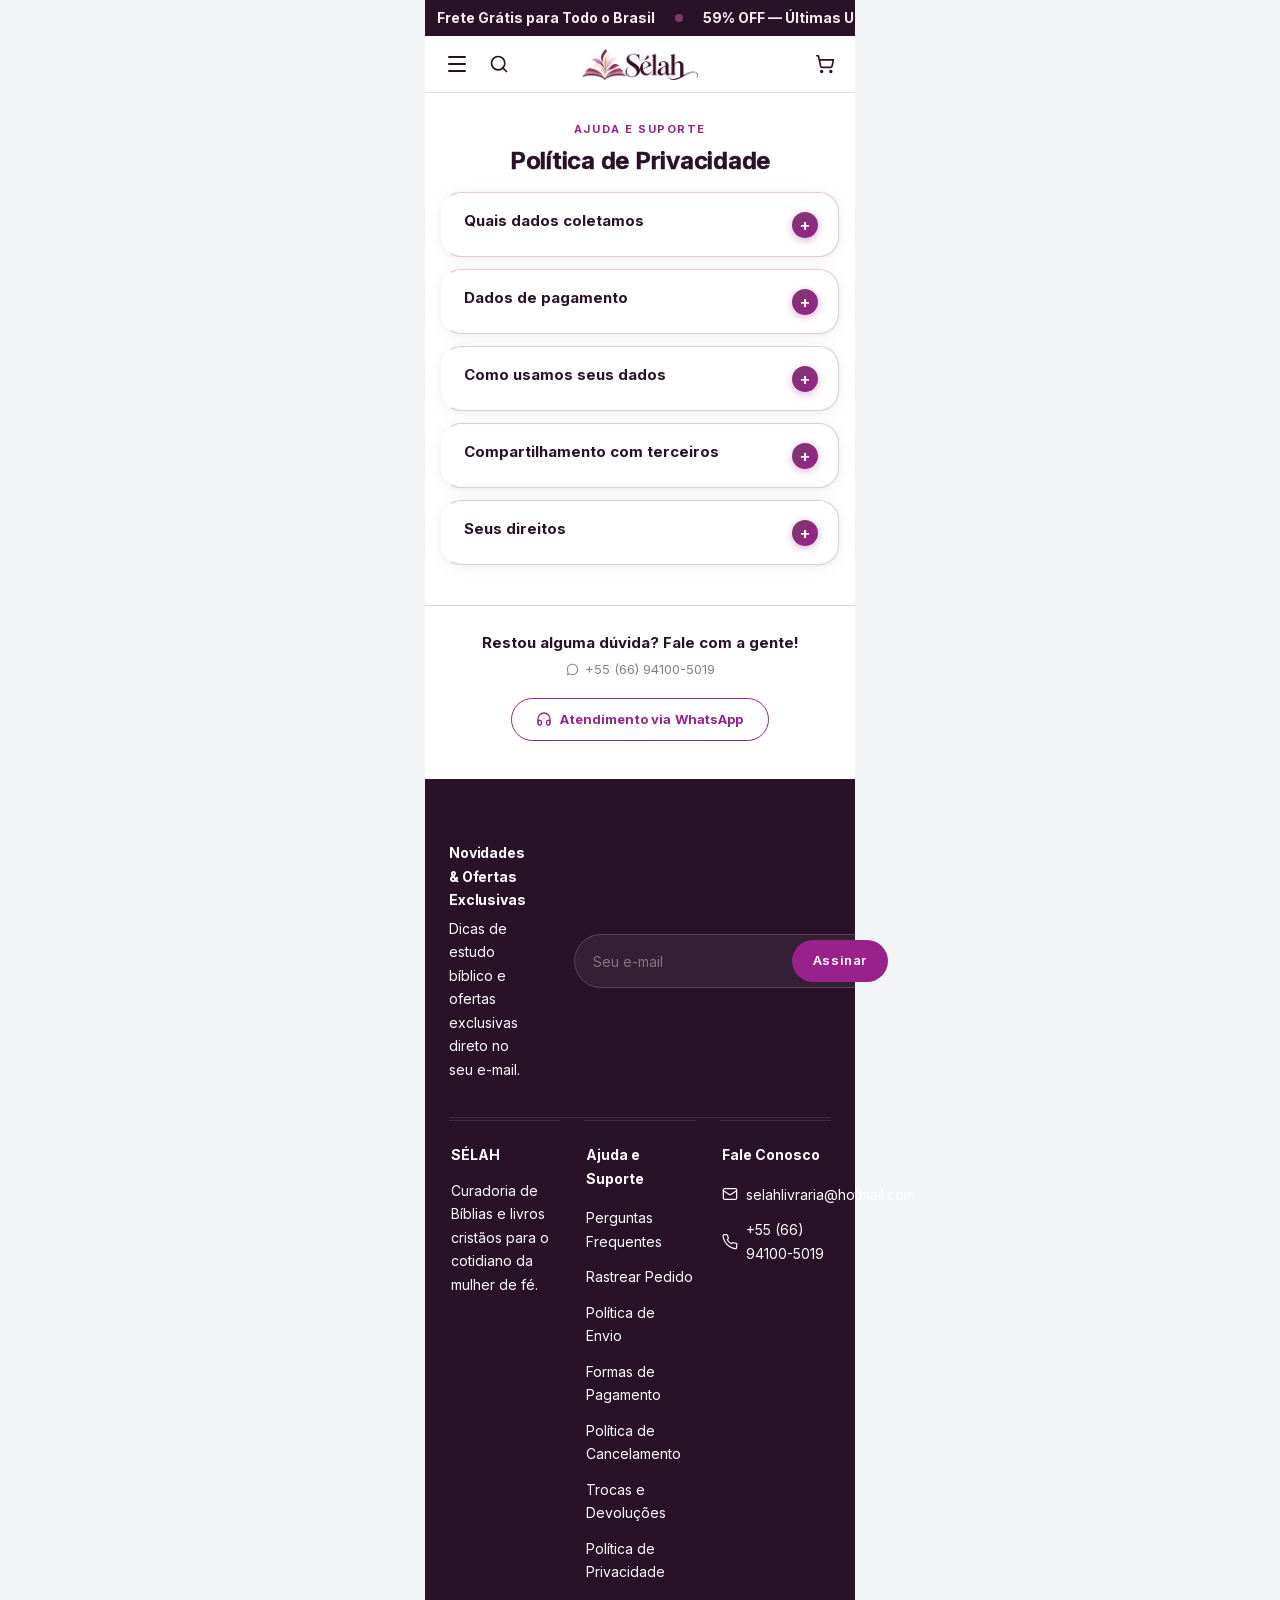
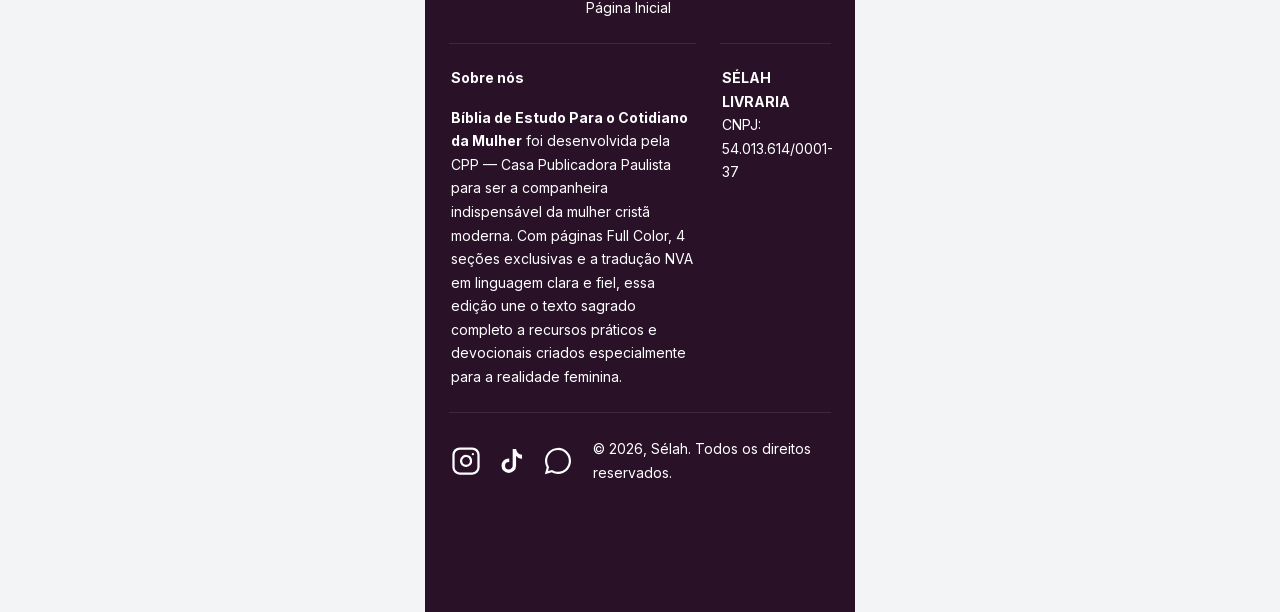
<file: politica-privacidade.html>
<!DOCTYPE html>
<html lang="pt-BR">

<head>
  <meta charset="utf-8">
  <meta name="viewport" content="width=device-width, initial-scale=1, maximum-scale=1, user-scalable=no">
  <link rel="stylesheet" href="css/f5fcc142ae9e9986.css" data-precedence="next">
  <link rel="stylesheet" href="css/a6c7f16eb6a8bf47.css" data-precedence="next">
  <link rel="stylesheet" href="css/politicas.css">
  <meta name="theme-color" content="#98218B">
  <title>Política de Privacidade | Sélah</title>
  <link rel="icon" href="images/icon-light-32x32.png" media="(prefers-color-scheme: light)">
  <link rel="icon" href="images/icon-dark-32x32.png" media="(prefers-color-scheme: dark)">
  <link rel="icon" href="images/icon.svg" type="image/svg+xml">
  <link rel="apple-touch-icon" href="images/apple-icon.png">
</head>

<body class="inter_f24cc0e0-module__s0XHNq__className playfair_display_6ce38315-module__TpZdXG__variable antialiased bg-gray-100">
  <div class="min-h-screen bg-white max-w-[430px] mx-auto">
    <div style="background-color:#291128;color:#F8EEF2" class="overflow-hidden">
      <div class="flex w-max items-center whitespace-nowrap py-2 marquee-scroll">
        <div class="flex items-center whitespace-nowrap" aria-hidden="false"><span class="flex items-center"><span class="px-3 text-sm font-bold">Frete Grátis para Todo o Brasil</span><span style="background-color:#7C3A6D" class="mx-2 h-2 w-2 rounded-full inline-block"></span></span><span class="flex items-center"><span class="px-3 text-sm font-bold">59% OFF — Últimas Unidades</span><span style="background-color:#7C3A6D" class="mx-2 h-2 w-2 rounded-full inline-block"></span></span><span class="flex items-center"><span class="px-3 text-sm font-bold">+25.700 Mulheres Já Escolheram a Sua</span><span style="background-color:#7C3A6D" class="mx-2 h-2 w-2 rounded-full inline-block"></span></span></div>
        <div class="flex items-center whitespace-nowrap" aria-hidden="true"><span class="flex items-center"><span class="px-3 text-sm font-bold">Frete Grátis para Todo o Brasil</span><span style="background-color:#7C3A6D" class="mx-2 h-2 w-2 rounded-full inline-block"></span></span><span class="flex items-center"><span class="px-3 text-sm font-bold">59% OFF — Últimas Unidades</span><span style="background-color:#7C3A6D" class="mx-2 h-2 w-2 rounded-full inline-block"></span></span><span class="flex items-center"><span class="px-3 text-sm font-bold">+25.700 Mulheres Já Escolheram a Sua</span><span style="background-color:#7C3A6D" class="mx-2 h-2 w-2 rounded-full inline-block"></span></span></div>
        <div class="flex items-center whitespace-nowrap" aria-hidden="true"><span class="flex items-center"><span class="px-3 text-sm font-bold">Frete Grátis para Todo o Brasil</span><span style="background-color:#7C3A6D" class="mx-2 h-2 w-2 rounded-full inline-block"></span></span><span class="flex items-center"><span class="px-3 text-sm font-bold">59% OFF — Últimas Unidades</span><span style="background-color:#7C3A6D" class="mx-2 h-2 w-2 rounded-full inline-block"></span></span><span class="flex items-center"><span class="px-3 text-sm font-bold">+25.700 Mulheres Já Escolheram a Sua</span><span style="background-color:#7C3A6D" class="mx-2 h-2 w-2 rounded-full inline-block"></span></span></div>
        <div class="flex items-center whitespace-nowrap" aria-hidden="true"><span class="flex items-center"><span class="px-3 text-sm font-bold">Frete Grátis para Todo o Brasil</span><span style="background-color:#7C3A6D" class="mx-2 h-2 w-2 rounded-full inline-block"></span></span><span class="flex items-center"><span class="px-3 text-sm font-bold">59% OFF — Últimas Unidades</span><span style="background-color:#7C3A6D" class="mx-2 h-2 w-2 rounded-full inline-block"></span></span><span class="flex items-center"><span class="px-3 text-sm font-bold">+25.700 Mulheres Já Escolheram a Sua</span><span style="background-color:#7C3A6D" class="mx-2 h-2 w-2 rounded-full inline-block"></span></span></div>
        <div class="flex items-center whitespace-nowrap" aria-hidden="true"><span class="flex items-center"><span class="px-3 text-sm font-bold">Frete Grátis para Todo o Brasil</span><span style="background-color:#7C3A6D" class="mx-2 h-2 w-2 rounded-full inline-block"></span></span><span class="flex items-center"><span class="px-3 text-sm font-bold">59% OFF — Últimas Unidades</span><span style="background-color:#7C3A6D" class="mx-2 h-2 w-2 rounded-full inline-block"></span></span><span class="flex items-center"><span class="px-3 text-sm font-bold">+25.700 Mulheres Já Escolheram a Sua</span><span style="background-color:#7C3A6D" class="mx-2 h-2 w-2 rounded-full inline-block"></span></span></div>
        <div class="flex items-center whitespace-nowrap" aria-hidden="true"><span class="flex items-center"><span class="px-3 text-sm font-bold">Frete Grátis para Todo o Brasil</span><span style="background-color:#7C3A6D" class="mx-2 h-2 w-2 rounded-full inline-block"></span></span><span class="flex items-center"><span class="px-3 text-sm font-bold">59% OFF — Últimas Unidades</span><span style="background-color:#7C3A6D" class="mx-2 h-2 w-2 rounded-full inline-block"></span></span><span class="flex items-center"><span class="px-3 text-sm font-bold">+25.700 Mulheres Já Escolheram a Sua</span><span style="background-color:#7C3A6D" class="mx-2 h-2 w-2 rounded-full inline-block"></span></span></div>
        <div class="flex items-center whitespace-nowrap" aria-hidden="true"><span class="flex items-center"><span class="px-3 text-sm font-bold">Frete Grátis para Todo o Brasil</span><span style="background-color:#7C3A6D" class="mx-2 h-2 w-2 rounded-full inline-block"></span></span><span class="flex items-center"><span class="px-3 text-sm font-bold">59% OFF — Últimas Unidades</span><span style="background-color:#7C3A6D" class="mx-2 h-2 w-2 rounded-full inline-block"></span></span><span class="flex items-center"><span class="px-3 text-sm font-bold">+25.700 Mulheres Já Escolheram a Sua</span><span style="background-color:#7C3A6D" class="mx-2 h-2 w-2 rounded-full inline-block"></span></span></div>
        <div class="flex items-center whitespace-nowrap" aria-hidden="true"><span class="flex items-center"><span class="px-3 text-sm font-bold">Frete Grátis para Todo o Brasil</span><span style="background-color:#7C3A6D" class="mx-2 h-2 w-2 rounded-full inline-block"></span></span><span class="flex items-center"><span class="px-3 text-sm font-bold">59% OFF — Últimas Unidades</span><span style="background-color:#7C3A6D" class="mx-2 h-2 w-2 rounded-full inline-block"></span></span><span class="flex items-center"><span class="px-3 text-sm font-bold">+25.700 Mulheres Já Escolheram a Sua</span><span style="background-color:#7C3A6D" class="mx-2 h-2 w-2 rounded-full inline-block"></span></span></div>
      </div>
    </div>
    <header style="background-color:#FFFFFF;border-bottom:1px solid #E7DFD1;position:sticky;top:0;z-index:50;">
      <div style="display:grid;grid-template-columns:1fr 1fr 1fr;align-items:center;padding:12px 16px;">
        <div style="display:flex;align-items:center;gap:12px;">
          <button style="padding:4px;background:none;border:none;cursor:pointer;" aria-label="Menu">
            <svg xmlns="http://www.w3.org/2000/svg" width="24" height="24" viewBox="0 0 24 24" fill="none" stroke="#291128" stroke-width="2" stroke-linecap="round" stroke-linejoin="round" aria-hidden="true">
              <path d="M4 5h16"></path><path d="M4 12h16"></path><path d="M4 19h16"></path>
            </svg>
          </button>
          <button style="padding:4px;background:none;border:none;cursor:pointer;" aria-label="Buscar">
            <svg xmlns="http://www.w3.org/2000/svg" width="20" height="20" viewBox="0 0 24 24" fill="none" stroke="#291128" stroke-width="2" stroke-linecap="round" stroke-linejoin="round" aria-hidden="true">
              <path d="m21 21-4.34-4.34"></path><circle cx="11" cy="11" r="8"></circle>
            </svg>
          </button>
        </div>
        <div style="display:flex;justify-content:center;align-items:center;">
          <a href="index.html" aria-label="Sélah — Fé Para Todos os Dias" class="site-logo">
            <img class="site-logo__image" src="images/logo-selah-1-trim.png" alt="Sélah">
          </a>
        </div>
        <div style="display:flex;align-items:center;justify-content:flex-end;gap:12px;">
          <button style="padding:4px;background:none;border:none;cursor:pointer;position:relative;" aria-label="Carrinho">
            <svg xmlns="http://www.w3.org/2000/svg" width="20" height="20" viewBox="0 0 24 24" fill="none" stroke="#291128" stroke-width="2" stroke-linecap="round" stroke-linejoin="round" aria-hidden="true">
              <circle cx="8" cy="21" r="1"></circle><circle cx="19" cy="21" r="1"></circle>
              <path d="M2.05 2.05h2l2.66 12.42a2 2 0 0 0 2 1.58h9.78a2 2 0 0 0 1.95-1.57l1.65-7.43H5.12"></path>
            </svg>
          </button>
        </div>
      </div>
    </header>

    <main class="pol-main">
      <p class="pol-eyebrow">Ajuda e Suporte</p>
      <h1 class="pol-title">Política de Privacidade</h1>

      <div class="pol-faq__list">
        <details class="pol-faq__item">
          <summary>Quais dados coletamos</summary>
          <p><strong>Coletamos só o essencial</strong>: o e-mail que você cadastra e dados básicos de navegação.</p>
        </details>
        <details class="pol-faq__item">
          <summary>Dados de pagamento</summary>
          <p><strong>Todos os seus dados de pagamento estão seguros</strong> em todas as etapas da compra, processados pelo nosso parceiro de checkout.</p>
        </details>
        <details class="pol-faq__item">
          <summary>Como usamos seus dados</summary>
          <p>Usamos seus dados <strong>só para processar seu pedido</strong> e, se você quiser, enviar novidades e ofertas.</p>
        </details>
        <details class="pol-faq__item">
          <summary>Compartilhamento com terceiros</summary>
          <p><strong>Nunca vendemos seus dados.</strong> Compartilhamos apenas com o parceiro de checkout, só para processar seu pagamento e entrega.</p>
        </details>
        <details class="pol-faq__item">
          <summary>Seus direitos</summary>
          <p><strong>Seus dados são seus.</strong> Peça acesso, correção ou exclusão quando quiser, direto com a gente no WhatsApp.</p>
        </details>
      </div>

      <div class="pol-contact">
        <p class="pol-contact__heading">Restou alguma dúvida? Fale com a gente!</p>
        <p class="pol-contact__sub">
          <svg viewBox="0 0 24 24" fill="currentColor" aria-hidden="true">
            <path d="M19.354 4.552a10.336 10.336 0 0 0-7.36-3.052C6.257 1.5 1.588 6.168 1.586 11.905a10.383 10.383 0 0 0 1.39 5.202L1.5 22.5l5.516-1.447c1.52.83 3.232 1.266 4.973 1.266h.004c5.736 0 10.404-4.668 10.406-10.405a10.342 10.342 0 0 0-3.045-7.362Zm-7.36 16.01h-.004a8.639 8.639 0 0 1-4.402-1.205l-.316-.188-3.274.859.874-3.192-.206-.327a8.626 8.626 0 0 1-1.322-4.603c.002-4.769 3.882-8.649 8.653-8.649a8.59 8.59 0 0 1 6.115 2.537 8.596 8.596 0 0 1 2.53 6.119c-.002 4.769-3.881 8.649-8.649 8.649Z"></path>
          </svg>
          +55 (66) 94100-5019
        </p>
        <a href="https://wa.me/5566941005019" target="_blank" rel="noopener noreferrer" class="pol-contact__btn">
          <svg viewBox="0 0 24 24" fill="none" stroke="currentColor" stroke-width="2" stroke-linecap="round" stroke-linejoin="round" aria-hidden="true">
            <path d="M3 18v-6a9 9 0 0 1 18 0v6"></path>
            <path d="M21 19a2 2 0 0 1-2 2h-1a2 2 0 0 1-2-2v-3a2 2 0 0 1 2-2h3zM3 19a2 2 0 0 0 2 2h1a2 2 0 0 0 2-2v-3a2 2 0 0 0-2-2H3z"></path>
          </svg>
          Atendimento via WhatsApp
        </a>
      </div>
    </main>

    <footer class="pb-24 site-footer">
      <div class="px-4 site-footer__inner">
        <div class="site-footer__newsletter">
          <div class="site-footer__newsletter-inner">
            <div class="site-footer__newsletter-text">
              <p class="site-footer__newsletter-title">Novidades &amp; Ofertas Exclusivas</p>
              <p class="site-footer__newsletter-sub">Dicas de estudo bíblico e ofertas exclusivas direto no seu e-mail.</p>
            </div>
            <form class="site-footer__newsletter-form" onsubmit="return false;">
              <div class="site-footer__newsletter-field">
                <input id="footer-email" type="email" placeholder="Seu e-mail" autocomplete="email" required
                  class="site-footer__newsletter-input">
                <button type="submit" class="site-footer__newsletter-button" aria-label="Assinar">Assinar</button>
              </div>
            </form>
          </div>
        </div>
        <div class="py-8 border-b border-white/10 site-footer__section site-footer__brand" inert aria-disabled="true">
          <p class="font-bold mb-3">SÉLAH</p>
          <p class="text-sm">Curadoria de Bíblias e livros cristãos para o cotidiano da mulher de fé.</p>
        </div>
        <div class="py-8 border-b border-white/10 site-footer__section site-footer__help">
          <p class="font-bold mb-4">Ajuda e Suporte</p>
          <ul class="space-y-3 text-sm text-white">
            <li><a href="index.html#product-faq" class="inline-block transition-colors">Perguntas Frequentes</a></li>
            <li><a href="rastrear-pedido.html" class="inline-block transition-colors">Rastrear Pedido</a></li>
            <li><a href="politica-frete.html" class="inline-block transition-colors">Política de Envio</a></li>
            <li><a href="formas-pagamento.html" class="inline-block transition-colors">Formas de Pagamento</a></li>
            <li><a href="politica-cancelamento.html" class="inline-block transition-colors">Política de Cancelamento</a></li>
            <li><a href="politica-devolucao.html" class="inline-block transition-colors">Trocas e Devoluções</a></li>
            <li><a href="politica-privacidade.html" class="inline-block transition-colors">Política de Privacidade</a></li>
            <li><a href="index.html" class="inline-block transition-colors">Página Inicial</a></li>
          </ul>
        </div>
        <div class="py-8 border-b border-white/10 site-footer__section site-footer__contact" inert aria-disabled="true">
          <p class="font-bold mb-4">Fale Conosco</p>
          <ul class="space-y-3 text-sm text-white">
            <li class="flex items-center gap-2"><svg class="w-4 h-4 flex-shrink-0 text-white" viewBox="0 0 24 24"
                fill="none" stroke="currentColor" stroke-width="1.8" stroke-linecap="round" stroke-linejoin="round">
                <rect width="20" height="16" x="2" y="4" rx="2"></rect>
                <path d="m22 7-8.97 5.7a1.94 1.94 0 0 1-2.06 0L2 7"></path>
              </svg><a href="mailto:selahlivraria@hotmail.com"
                class="hover:text-white transition-colors">selahlivraria@hotmail.com</a></li>
            <li class="flex items-center gap-2"><svg class="w-4 h-4 flex-shrink-0 text-white" viewBox="0 0 24 24"
                fill="none" stroke="currentColor" stroke-width="1.8" stroke-linecap="round" stroke-linejoin="round">
                <path
                  d="M22 16.92v3a2 2 0 0 1-2.18 2 19.79 19.79 0 0 1-8.63-3.07A19.5 19.5 0 0 1 4.69 12a19.79 19.79 0 0 1-3.07-8.67A2 2 0 0 1 3.62 1h3a2 2 0 0 1 2 1.72c.127.96.361 1.903.7 2.81a2 2 0 0 1-.45 2.11L7.91 8.6a16 16 0 0 0 6 6l.96-.96a2 2 0 0 1 2.11-.45c.907.339 1.85.573 2.81.7A2 2 0 0 1 22 16.92Z">
                </path>
              </svg><a href="tel:+5566941005019" class="hover:text-white transition-colors">+55 (66) 94100-5019</a></li>
          </ul>
        </div>
        <div class="py-8 border-b border-white/10 site-footer__section site-footer__about" inert aria-disabled="true">
          <p class="font-bold mb-4">Sobre nós</p>
          <div class="text-sm text-white leading-relaxed">
            <p><strong class="text-white">Bíblia de Estudo Para o Cotidiano da Mulher</strong> foi desenvolvida pela CPP — Casa Publicadora Paulista para ser a companheira indispensável da mulher cristã moderna. Com páginas Full Color, 4 seções exclusivas e a tradução NVA em linguagem clara e fiel, essa edição une o texto sagrado completo a recursos práticos e devocionais criados especialmente para a realidade feminina.
            </p>
          </div>
        </div>
        <div class="py-8 border-b border-white/10 site-footer__section site-footer__legal" inert aria-disabled="true">
          <div class="text-sm text-white leading-relaxed space-y-3">
            <p><strong class="text-white">SÉLAH LIVRARIA</strong><br>CNPJ: 54.013.614/0001-37</p>
          </div>
        </div>
        <div class="py-8 space-y-6 site-footer__section site-footer__bottom" inert aria-disabled="true">
          <div class="flex items-center gap-5 site-footer__social"><a href="#" target="_blank" rel="noopener noreferrer"
              aria-label="Seguir em Instagram" class="text-white hover:text-white transition-colors"><svg
                xmlns="http://www.w3.org/2000/svg" width="24" height="24" viewBox="0 0 24 24" fill="none"
                stroke="currentColor" stroke-width="1.8" stroke-linecap="round" stroke-linejoin="round"
                class="lucide lucide-instagram w-[27px] h-[27px]" aria-hidden="true">
                <rect width="20" height="20" x="2" y="2" rx="5" ry="5"></rect>
                <path d="M16 11.37A4 4 0 1 1 12.63 8 4 4 0 0 1 16 11.37z"></path>
                <line x1="17.5" x2="17.51" y1="6.5" y2="6.5"></line>
              </svg></a><a href="#" target="_blank" rel="noopener noreferrer" aria-label="Seguir em TikTok"
              class="text-white hover:text-white transition-colors"><svg class="w-[27px] h-[27px]"
                viewBox="0 0 24 24" fill="currentColor">
                <path
                  d="M20.027 10.168a5.125 5.125 0 0 1-4.76-2.294v7.893a5.833 5.833 0 1 1-5.834-5.834c.122 0 .241.011.361.019v2.874c-.12-.014-.237-.036-.36-.036a2.977 2.977 0 0 0 0 5.954c1.644 0 3.096-1.295 3.096-2.94L12.56 2.4h2.75a5.122 5.122 0 0 0 4.72 4.573v3.195">
                </path>
              </svg></a><a href="#" target="_blank" rel="noopener noreferrer" aria-label="Seguir em WhatsApp"
              class="text-white hover:text-white transition-colors"><svg class="w-[27px] h-[27px]"
                viewBox="0 0 24 24" fill="currentColor">
                <path
                  d="M19.354 4.552a10.336 10.336 0 0 0-7.36-3.052C6.257 1.5 1.588 6.168 1.586 11.905a10.383 10.383 0 0 0 1.39 5.202L1.5 22.5l5.516-1.447c1.52.83 3.232 1.266 4.973 1.266h.004c5.736 0 10.404-4.668 10.406-10.405a10.342 10.342 0 0 0-3.045-7.362Zm-7.36 16.01h-.004a8.639 8.639 0 0 1-4.402-1.205l-.316-.188-3.274.859.874-3.192-.206-.327a8.626 8.626 0 0 1-1.322-4.603c.002-4.769 3.882-8.649 8.653-8.649a8.59 8.59 0 0 1 6.115 2.537 8.596 8.596 0 0 1 2.53 6.119c-.002 4.769-3.881 8.649-8.649 8.649Z">
                </path>
              </svg></a></div>
          <p class="text-sm text-white">© 2026, Sélah. Todos os direitos reservados.</p>
        </div>
      </div>
    </footer>
  </div>
  <script src="js/politicas.js"></script>
<script type="module" src="https://static.cloudflareinsights.com/beacon.min.js/v31edd6df95cf4e85bb4c19e7a9bdbcba1788362987495" integrity="sha512-iIg7k2xntmwu6/uSb5tpc/hySgZc4eoL31yB29W6tJFo2akwjPWcEqnCEdJvGexCL0KEQwVYv5BlowfhVz26hg==" data-cf-beacon='{"version":"2024.11.0","token":"9e795de3059e4f17a256465e2545e3fc","r":1,"spa":2}' crossorigin="anonymous"></script>
</body>

</html>
</file>
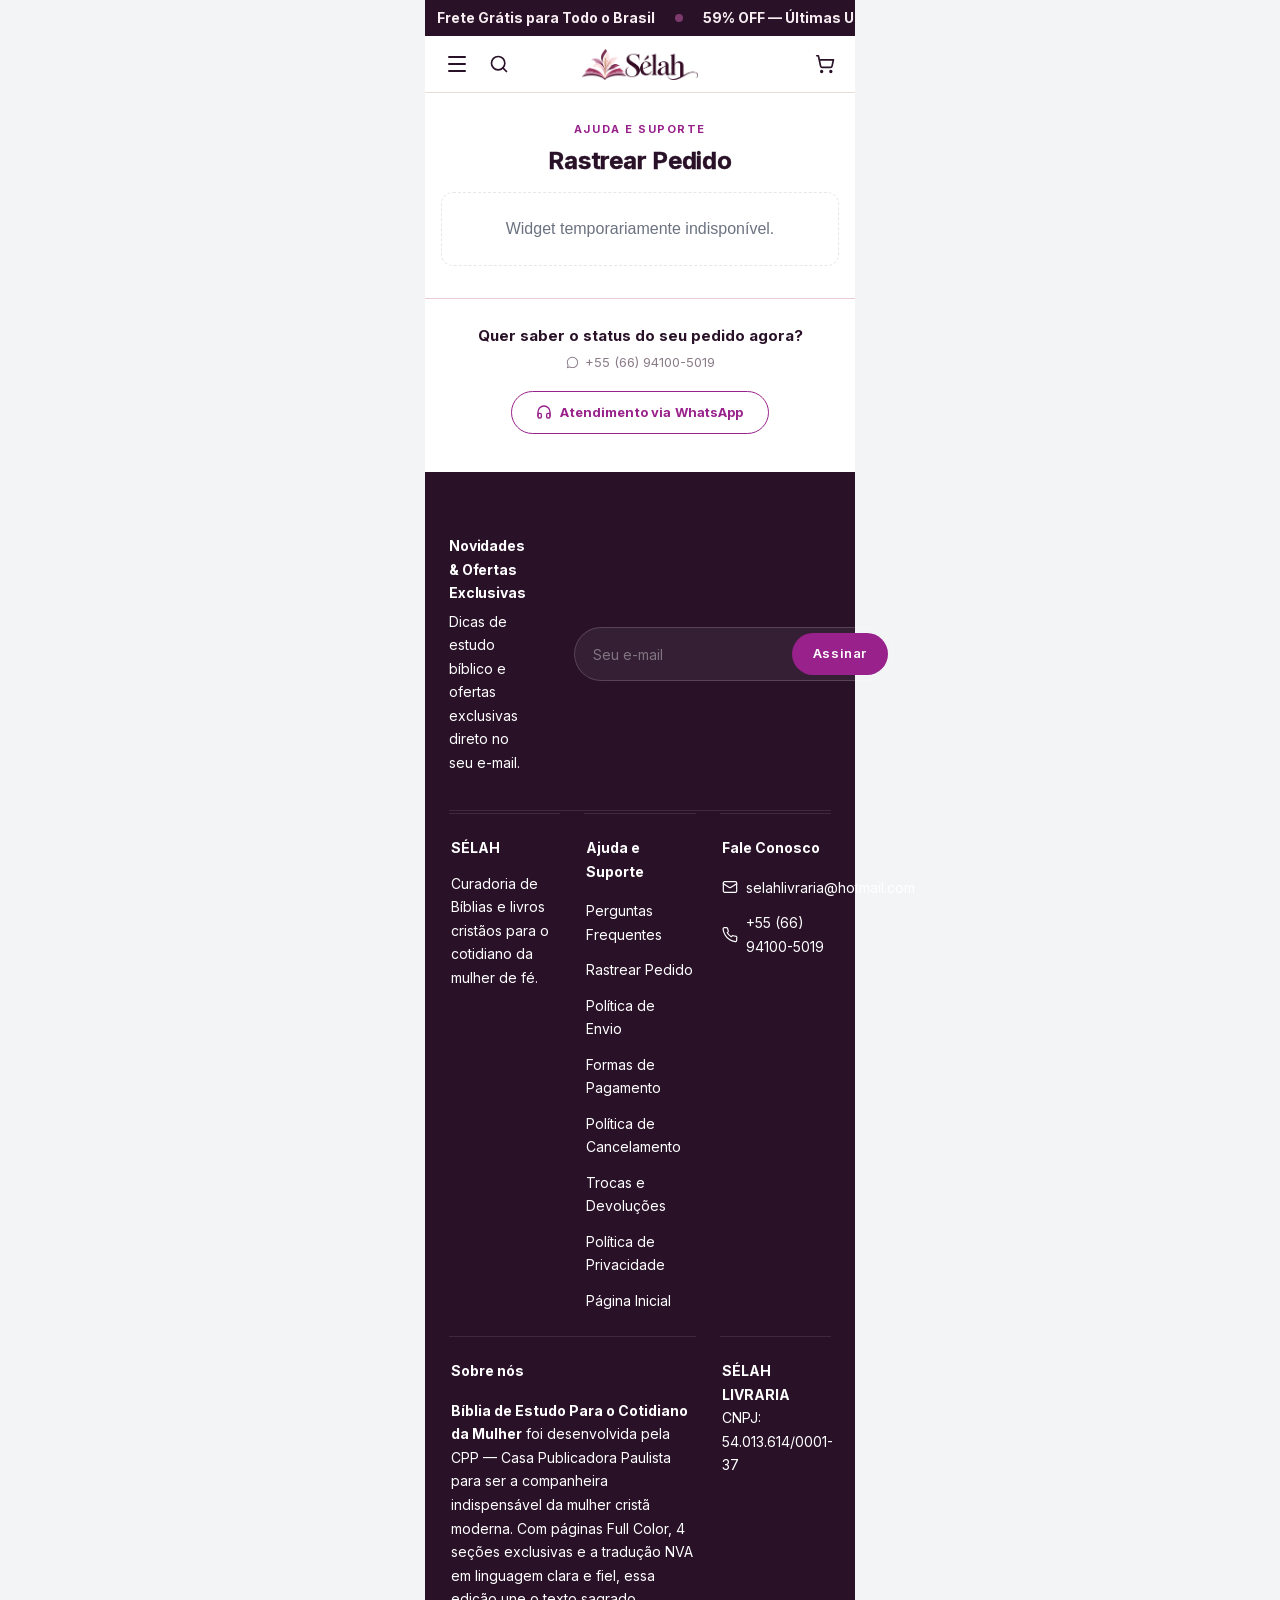
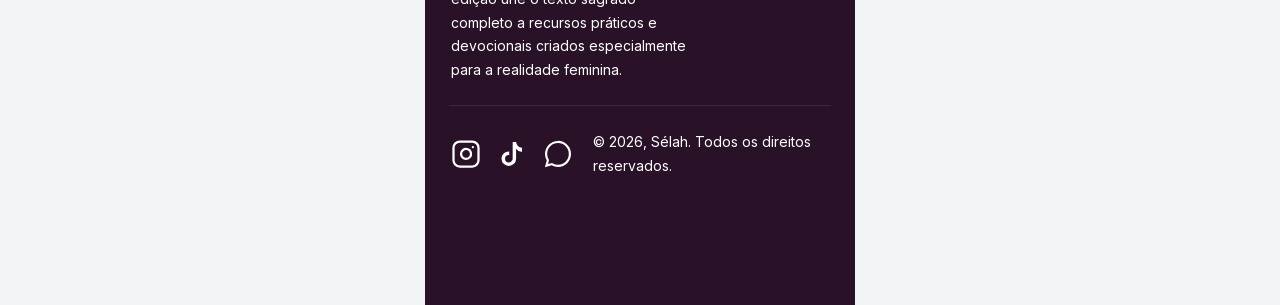
<file: rastrear-pedido.html>
<!DOCTYPE html>
<html lang="pt-BR">

<head>
  <meta charset="utf-8">
  <meta name="viewport" content="width=device-width, initial-scale=1, maximum-scale=1, user-scalable=no">
  <link rel="stylesheet" href="css/f5fcc142ae9e9986.css" data-precedence="next">
  <link rel="stylesheet" href="css/a6c7f16eb6a8bf47.css" data-precedence="next">
  <link rel="stylesheet" href="css/politicas.css">
  <meta name="theme-color" content="#98218B">
  <title>Rastrear Pedido | Sélah</title>
  <link rel="icon" href="images/icon-light-32x32.png" media="(prefers-color-scheme: light)">
  <link rel="icon" href="images/icon-dark-32x32.png" media="(prefers-color-scheme: dark)">
  <link rel="icon" href="images/icon.svg" type="image/svg+xml">
  <link rel="apple-touch-icon" href="images/apple-icon.png">
</head>

<body class="inter_f24cc0e0-module__s0XHNq__className playfair_display_6ce38315-module__TpZdXG__variable antialiased bg-gray-100">
  <div class="min-h-screen bg-white max-w-[430px] mx-auto">
    <div style="background-color:#291128;color:#F8EEF2" class="overflow-hidden">
      <div class="flex w-max items-center whitespace-nowrap py-2 marquee-scroll">
        <div class="flex items-center whitespace-nowrap" aria-hidden="false"><span class="flex items-center"><span class="px-3 text-sm font-bold">Frete Grátis para Todo o Brasil</span><span style="background-color:#7C3A6D" class="mx-2 h-2 w-2 rounded-full inline-block"></span></span><span class="flex items-center"><span class="px-3 text-sm font-bold">59% OFF — Últimas Unidades</span><span style="background-color:#7C3A6D" class="mx-2 h-2 w-2 rounded-full inline-block"></span></span><span class="flex items-center"><span class="px-3 text-sm font-bold">+25.700 Mulheres Já Escolheram a Sua</span><span style="background-color:#7C3A6D" class="mx-2 h-2 w-2 rounded-full inline-block"></span></span></div>
        <div class="flex items-center whitespace-nowrap" aria-hidden="true"><span class="flex items-center"><span class="px-3 text-sm font-bold">Frete Grátis para Todo o Brasil</span><span style="background-color:#7C3A6D" class="mx-2 h-2 w-2 rounded-full inline-block"></span></span><span class="flex items-center"><span class="px-3 text-sm font-bold">59% OFF — Últimas Unidades</span><span style="background-color:#7C3A6D" class="mx-2 h-2 w-2 rounded-full inline-block"></span></span><span class="flex items-center"><span class="px-3 text-sm font-bold">+25.700 Mulheres Já Escolheram a Sua</span><span style="background-color:#7C3A6D" class="mx-2 h-2 w-2 rounded-full inline-block"></span></span></div>
        <div class="flex items-center whitespace-nowrap" aria-hidden="true"><span class="flex items-center"><span class="px-3 text-sm font-bold">Frete Grátis para Todo o Brasil</span><span style="background-color:#7C3A6D" class="mx-2 h-2 w-2 rounded-full inline-block"></span></span><span class="flex items-center"><span class="px-3 text-sm font-bold">59% OFF — Últimas Unidades</span><span style="background-color:#7C3A6D" class="mx-2 h-2 w-2 rounded-full inline-block"></span></span><span class="flex items-center"><span class="px-3 text-sm font-bold">+25.700 Mulheres Já Escolheram a Sua</span><span style="background-color:#7C3A6D" class="mx-2 h-2 w-2 rounded-full inline-block"></span></span></div>
        <div class="flex items-center whitespace-nowrap" aria-hidden="true"><span class="flex items-center"><span class="px-3 text-sm font-bold">Frete Grátis para Todo o Brasil</span><span style="background-color:#7C3A6D" class="mx-2 h-2 w-2 rounded-full inline-block"></span></span><span class="flex items-center"><span class="px-3 text-sm font-bold">59% OFF — Últimas Unidades</span><span style="background-color:#7C3A6D" class="mx-2 h-2 w-2 rounded-full inline-block"></span></span><span class="flex items-center"><span class="px-3 text-sm font-bold">+25.700 Mulheres Já Escolheram a Sua</span><span style="background-color:#7C3A6D" class="mx-2 h-2 w-2 rounded-full inline-block"></span></span></div>
        <div class="flex items-center whitespace-nowrap" aria-hidden="true"><span class="flex items-center"><span class="px-3 text-sm font-bold">Frete Grátis para Todo o Brasil</span><span style="background-color:#7C3A6D" class="mx-2 h-2 w-2 rounded-full inline-block"></span></span><span class="flex items-center"><span class="px-3 text-sm font-bold">59% OFF — Últimas Unidades</span><span style="background-color:#7C3A6D" class="mx-2 h-2 w-2 rounded-full inline-block"></span></span><span class="flex items-center"><span class="px-3 text-sm font-bold">+25.700 Mulheres Já Escolheram a Sua</span><span style="background-color:#7C3A6D" class="mx-2 h-2 w-2 rounded-full inline-block"></span></span></div>
        <div class="flex items-center whitespace-nowrap" aria-hidden="true"><span class="flex items-center"><span class="px-3 text-sm font-bold">Frete Grátis para Todo o Brasil</span><span style="background-color:#7C3A6D" class="mx-2 h-2 w-2 rounded-full inline-block"></span></span><span class="flex items-center"><span class="px-3 text-sm font-bold">59% OFF — Últimas Unidades</span><span style="background-color:#7C3A6D" class="mx-2 h-2 w-2 rounded-full inline-block"></span></span><span class="flex items-center"><span class="px-3 text-sm font-bold">+25.700 Mulheres Já Escolheram a Sua</span><span style="background-color:#7C3A6D" class="mx-2 h-2 w-2 rounded-full inline-block"></span></span></div>
        <div class="flex items-center whitespace-nowrap" aria-hidden="true"><span class="flex items-center"><span class="px-3 text-sm font-bold">Frete Grátis para Todo o Brasil</span><span style="background-color:#7C3A6D" class="mx-2 h-2 w-2 rounded-full inline-block"></span></span><span class="flex items-center"><span class="px-3 text-sm font-bold">59% OFF — Últimas Unidades</span><span style="background-color:#7C3A6D" class="mx-2 h-2 w-2 rounded-full inline-block"></span></span><span class="flex items-center"><span class="px-3 text-sm font-bold">+25.700 Mulheres Já Escolheram a Sua</span><span style="background-color:#7C3A6D" class="mx-2 h-2 w-2 rounded-full inline-block"></span></span></div>
        <div class="flex items-center whitespace-nowrap" aria-hidden="true"><span class="flex items-center"><span class="px-3 text-sm font-bold">Frete Grátis para Todo o Brasil</span><span style="background-color:#7C3A6D" class="mx-2 h-2 w-2 rounded-full inline-block"></span></span><span class="flex items-center"><span class="px-3 text-sm font-bold">59% OFF — Últimas Unidades</span><span style="background-color:#7C3A6D" class="mx-2 h-2 w-2 rounded-full inline-block"></span></span><span class="flex items-center"><span class="px-3 text-sm font-bold">+25.700 Mulheres Já Escolheram a Sua</span><span style="background-color:#7C3A6D" class="mx-2 h-2 w-2 rounded-full inline-block"></span></span></div>
      </div>
    </div>
    <header style="background-color:#FFFFFF;border-bottom:1px solid #E7DFD1;position:sticky;top:0;z-index:50;">
      <div style="display:grid;grid-template-columns:1fr 1fr 1fr;align-items:center;padding:12px 16px;">
        <div style="display:flex;align-items:center;gap:12px;">
          <button style="padding:4px;background:none;border:none;cursor:pointer;" aria-label="Menu">
            <svg xmlns="http://www.w3.org/2000/svg" width="24" height="24" viewBox="0 0 24 24" fill="none" stroke="#291128" stroke-width="2" stroke-linecap="round" stroke-linejoin="round" aria-hidden="true">
              <path d="M4 5h16"></path><path d="M4 12h16"></path><path d="M4 19h16"></path>
            </svg>
          </button>
          <button style="padding:4px;background:none;border:none;cursor:pointer;" aria-label="Buscar">
            <svg xmlns="http://www.w3.org/2000/svg" width="20" height="20" viewBox="0 0 24 24" fill="none" stroke="#291128" stroke-width="2" stroke-linecap="round" stroke-linejoin="round" aria-hidden="true">
              <path d="m21 21-4.34-4.34"></path><circle cx="11" cy="11" r="8"></circle>
            </svg>
          </button>
        </div>
        <div style="display:flex;justify-content:center;align-items:center;">
          <a href="index.html" aria-label="Sélah — Fé Para Todos os Dias" class="site-logo">
            <img class="site-logo__image" src="images/logo-selah-1-trim.png" alt="Sélah">
          </a>
        </div>
        <div style="display:flex;align-items:center;justify-content:flex-end;gap:12px;">
          <button style="padding:4px;background:none;border:none;cursor:pointer;position:relative;" aria-label="Carrinho">
            <svg xmlns="http://www.w3.org/2000/svg" width="20" height="20" viewBox="0 0 24 24" fill="none" stroke="#291128" stroke-width="2" stroke-linecap="round" stroke-linejoin="round" aria-hidden="true">
              <circle cx="8" cy="21" r="1"></circle><circle cx="19" cy="21" r="1"></circle>
              <path d="M2.05 2.05h2l2.66 12.42a2 2 0 0 0 2 1.58h9.78a2 2 0 0 0 1.95-1.57l1.65-7.43H5.12"></path>
            </svg>
          </button>
        </div>
      </div>
    </header>

    <main class="pol-main">
      <p class="pol-eyebrow">Ajuda e Suporte</p>
      <h1 class="pol-title">Rastrear Pedido</h1>

      <div id="dialog-tracking-widget" style="margin-bottom: 32px;"></div>

      <div class="pol-contact">
        <p class="pol-contact__heading">Quer saber o status do seu pedido agora?</p>
        <p class="pol-contact__sub">
          <svg viewBox="0 0 24 24" fill="currentColor" aria-hidden="true">
            <path d="M19.354 4.552a10.336 10.336 0 0 0-7.36-3.052C6.257 1.5 1.588 6.168 1.586 11.905a10.383 10.383 0 0 0 1.39 5.202L1.5 22.5l5.516-1.447c1.52.83 3.232 1.266 4.973 1.266h.004c5.736 0 10.404-4.668 10.406-10.405a10.342 10.342 0 0 0-3.045-7.362Zm-7.36 16.01h-.004a8.639 8.639 0 0 1-4.402-1.205l-.316-.188-3.274.859.874-3.192-.206-.327a8.626 8.626 0 0 1-1.322-4.603c.002-4.769 3.882-8.649 8.653-8.649a8.59 8.59 0 0 1 6.115 2.537 8.596 8.596 0 0 1 2.53 6.119c-.002 4.769-3.881 8.649-8.649 8.649Z"></path>
          </svg>
          +55 (66) 94100-5019
        </p>
        <a href="https://wa.me/5566941005019" target="_blank" rel="noopener noreferrer" class="pol-contact__btn">
          <svg viewBox="0 0 24 24" fill="none" stroke="currentColor" stroke-width="2" stroke-linecap="round" stroke-linejoin="round" aria-hidden="true">
            <path d="M3 18v-6a9 9 0 0 1 18 0v6"></path>
            <path d="M21 19a2 2 0 0 1-2 2h-1a2 2 0 0 1-2-2v-3a2 2 0 0 1 2-2h3zM3 19a2 2 0 0 0 2 2h1a2 2 0 0 0 2-2v-3a2 2 0 0 0-2-2H3z"></path>
          </svg>
          Atendimento via WhatsApp
        </a>
      </div>
    </main>

    <footer class="pb-24 site-footer">
      <div class="px-4 site-footer__inner">
        <div class="site-footer__newsletter">
          <div class="site-footer__newsletter-inner">
            <div class="site-footer__newsletter-text">
              <p class="site-footer__newsletter-title">Novidades &amp; Ofertas Exclusivas</p>
              <p class="site-footer__newsletter-sub">Dicas de estudo bíblico e ofertas exclusivas direto no seu e-mail.</p>
            </div>
            <form class="site-footer__newsletter-form" onsubmit="return false;">
              <div class="site-footer__newsletter-field">
                <input id="footer-email" type="email" placeholder="Seu e-mail" autocomplete="email" required
                  class="site-footer__newsletter-input">
                <button type="submit" class="site-footer__newsletter-button" aria-label="Assinar">Assinar</button>
              </div>
            </form>
          </div>
        </div>
        <div class="py-8 border-b border-white/10 site-footer__section site-footer__brand" inert aria-disabled="true">
          <p class="font-bold mb-3">SÉLAH</p>
          <p class="text-sm">Curadoria de Bíblias e livros cristãos para o cotidiano da mulher de fé.</p>
        </div>
        <div class="py-8 border-b border-white/10 site-footer__section site-footer__help">
          <p class="font-bold mb-4">Ajuda e Suporte</p>
          <ul class="space-y-3 text-sm text-white">
            <li><a href="index.html#product-faq" class="inline-block transition-colors">Perguntas Frequentes</a></li>
            <li><a href="rastrear-pedido.html" class="inline-block transition-colors">Rastrear Pedido</a></li>
            <li><a href="politica-frete.html" class="inline-block transition-colors">Política de Envio</a></li>
            <li><a href="formas-pagamento.html" class="inline-block transition-colors">Formas de Pagamento</a></li>
            <li><a href="politica-cancelamento.html" class="inline-block transition-colors">Política de Cancelamento</a></li>
            <li><a href="politica-devolucao.html" class="inline-block transition-colors">Trocas e Devoluções</a></li>
            <li><a href="politica-privacidade.html" class="inline-block transition-colors">Política de Privacidade</a></li>
            <li><a href="index.html" class="inline-block transition-colors">Página Inicial</a></li>
          </ul>
        </div>
        <div class="py-8 border-b border-white/10 site-footer__section site-footer__contact" inert aria-disabled="true">
          <p class="font-bold mb-4">Fale Conosco</p>
          <ul class="space-y-3 text-sm text-white">
            <li class="flex items-center gap-2"><svg class="w-4 h-4 flex-shrink-0 text-white" viewBox="0 0 24 24"
                fill="none" stroke="currentColor" stroke-width="1.8" stroke-linecap="round" stroke-linejoin="round">
                <rect width="20" height="16" x="2" y="4" rx="2"></rect>
                <path d="m22 7-8.97 5.7a1.94 1.94 0 0 1-2.06 0L2 7"></path>
              </svg><a href="mailto:selahlivraria@hotmail.com"
                class="hover:text-white transition-colors">selahlivraria@hotmail.com</a></li>
            <li class="flex items-center gap-2"><svg class="w-4 h-4 flex-shrink-0 text-white" viewBox="0 0 24 24"
                fill="none" stroke="currentColor" stroke-width="1.8" stroke-linecap="round" stroke-linejoin="round">
                <path
                  d="M22 16.92v3a2 2 0 0 1-2.18 2 19.79 19.79 0 0 1-8.63-3.07A19.5 19.5 0 0 1 4.69 12a19.79 19.79 0 0 1-3.07-8.67A2 2 0 0 1 3.62 1h3a2 2 0 0 1 2 1.72c.127.96.361 1.903.7 2.81a2 2 0 0 1-.45 2.11L7.91 8.6a16 16 0 0 0 6 6l.96-.96a2 2 0 0 1 2.11-.45c.907.339 1.85.573 2.81.7A2 2 0 0 1 22 16.92Z">
                </path>
              </svg><a href="tel:+5566941005019" class="hover:text-white transition-colors">+55 (66) 94100-5019</a></li>
          </ul>
        </div>
        <div class="py-8 border-b border-white/10 site-footer__section site-footer__about" inert aria-disabled="true">
          <p class="font-bold mb-4">Sobre nós</p>
          <div class="text-sm text-white leading-relaxed">
            <p><strong class="text-white">Bíblia de Estudo Para o Cotidiano da Mulher</strong> foi desenvolvida pela CPP — Casa Publicadora Paulista para ser a companheira indispensável da mulher cristã moderna. Com páginas Full Color, 4 seções exclusivas e a tradução NVA em linguagem clara e fiel, essa edição une o texto sagrado completo a recursos práticos e devocionais criados especialmente para a realidade feminina.
            </p>
          </div>
        </div>
        <div class="py-8 border-b border-white/10 site-footer__section site-footer__legal" inert aria-disabled="true">
          <div class="text-sm text-white leading-relaxed space-y-3">
            <p><strong class="text-white">SÉLAH LIVRARIA</strong><br>CNPJ: 54.013.614/0001-37</p>
          </div>
        </div>
        <div class="py-8 space-y-6 site-footer__section site-footer__bottom" inert aria-disabled="true">
          <div class="flex items-center gap-5 site-footer__social"><a href="#" target="_blank" rel="noopener noreferrer"
              aria-label="Seguir em Instagram" class="text-white hover:text-white transition-colors"><svg
                xmlns="http://www.w3.org/2000/svg" width="24" height="24" viewBox="0 0 24 24" fill="none"
                stroke="currentColor" stroke-width="1.8" stroke-linecap="round" stroke-linejoin="round"
                class="lucide lucide-instagram w-[27px] h-[27px]" aria-hidden="true">
                <rect width="20" height="20" x="2" y="2" rx="5" ry="5"></rect>
                <path d="M16 11.37A4 4 0 1 1 12.63 8 4 4 0 0 1 16 11.37z"></path>
                <line x1="17.5" x2="17.51" y1="6.5" y2="6.5"></line>
              </svg></a><a href="#" target="_blank" rel="noopener noreferrer" aria-label="Seguir em TikTok"
              class="text-white hover:text-white transition-colors"><svg class="w-[27px] h-[27px]"
                viewBox="0 0 24 24" fill="currentColor">
                <path
                  d="M20.027 10.168a5.125 5.125 0 0 1-4.76-2.294v7.893a5.833 5.833 0 1 1-5.834-5.834c.122 0 .241.011.361.019v2.874c-.12-.014-.237-.036-.36-.036a2.977 2.977 0 0 0 0 5.954c1.644 0 3.096-1.295 3.096-2.94L12.56 2.4h2.75a5.122 5.122 0 0 0 4.72 4.573v3.195">
                </path>
              </svg></a><a href="#" target="_blank" rel="noopener noreferrer" aria-label="Seguir em WhatsApp"
              class="text-white hover:text-white transition-colors"><svg class="w-[27px] h-[27px]"
                viewBox="0 0 24 24" fill="currentColor">
                <path
                  d="M19.354 4.552a10.336 10.336 0 0 0-7.36-3.052C6.257 1.5 1.588 6.168 1.586 11.905a10.383 10.383 0 0 0 1.39 5.202L1.5 22.5l5.516-1.447c1.52.83 3.232 1.266 4.973 1.266h.004c5.736 0 10.404-4.668 10.406-10.405a10.342 10.342 0 0 0-3.045-7.362Zm-7.36 16.01h-.004a8.639 8.639 0 0 1-4.402-1.205l-.316-.188-3.274.859.874-3.192-.206-.327a8.626 8.626 0 0 1-1.322-4.603c.002-4.769 3.882-8.649 8.653-8.649a8.59 8.59 0 0 1 6.115 2.537 8.596 8.596 0 0 1 2.53 6.119c-.002 4.769-3.881 8.649-8.649 8.649Z">
                </path>
              </svg></a></div>
          <p class="text-sm text-white">© 2026, Sélah. Todos os direitos reservados.</p>
        </div>
      </div>
    </footer>
  </div>
  <script src="js/politicas.js"></script>

  <!-- DiaLOG - Widget de Rastreio -->
  <script>
    window.DiaLOGTrackingConfig = {
      containerId: "dialog-tracking-widget",
      primaryColor: "#98218B",
      title: "",
      subtitle: "Digite o código de rastreio para acompanhar sua encomenda em tempo real."
    };
  </script>
  <style>
    .dlg-track-header h2 { display: none; }
    #dialog-tracking-widget .dlg-track { padding-top: 0; }
    #dialog-tracking-widget .dlg-track-header { margin-bottom: 20px; }
  </style>
  <script src="https://acompanhar.my-trackcode.online/widget/tracking-widget.js" defer onerror="this.onerror=null;var s=document.createElement('script');s.src='https://dnpgrcriaqpcybhzikvh.supabase.co/functions/v1/tracking-widget';s.defer=true;s.onerror=function(){console.error('[DiaLOG] Widget indisponível.');var el=document.getElementById('dialog-tracking-widget');if(el){el.innerHTML='<div style=&quot;padding:24px;text-align:center;font-family:sans-serif;color:#6b7280;border:1px dashed #e5e7eb;border-radius:12px&quot;>Widget temporariamente indisponível.</div>';}};document.head.appendChild(s);"></script>

  <!-- Correção de status sem tradução no widget DiaLOG -->
  <script>
    (function () {
      // Rótulos que o próprio widget já traduz corretamente — nunca reescrever esses.
      var VENDOR_LABELS = [
        'Postado', 'Em Trânsito', 'Saiu para Entrega', 'Entregue', 'Falha na Entrega', 'Devolvido',
        'Retido na Alfândega', 'Tributado', 'Aguardando Retirada', 'Extraviado',
        'Pedido Internacional Criado', 'Recebido na Origem', 'Preparando Exportação', 'Exportação Liberada',
        'Em Transporte Internacional', 'Chegou ao País de Destino', 'Em Análise Aduaneira',
        'Aguardando Regularização', 'Taxa Confirmada', 'Liberado pela Alfândega',
        'Transferido para Transportadora Local', 'Em Trânsito Local'
      ];

      var EXACT = {
        'heading final hub': { label: 'A Caminho do Centro Final', icon: '🚚', color: '#f59e0b' },
        'left hub': { label: 'Saiu do Centro Logístico', icon: '🚚', color: '#f59e0b' },
        'sorting': { label: 'Em Separação', icon: '🗂️', color: '#f59e0b' },
        'collected': { label: 'Coletado pela Transportadora', icon: '📦', color: '#3b82f6' },
        'order created': { label: 'Pedido Criado', icon: '📝', color: '#3b82f6' }
      };

      function normalize(text) {
        return text.replace(/^[^\p{L}]+/u, '').trim().toLowerCase().replace(/[_\s]+/g, ' ');
      }

      function isVendorTranslated(cleanedOriginal) {
        return VENDOR_LABELS.indexOf(cleanedOriginal) !== -1;
      }

      function resolve(code) {
        if (EXACT[code]) return EXACT[code];
        var attempt = code.match(/^delivery attempt (\d+)$/);
        if (attempt) return { label: attempt[1] + 'ª Tentativa de Entrega', icon: '🚪', color: '#f59e0b' };
        var hub = code.match(/^arrived hub (\d+)$/);
        if (hub) {
          return hub[1] === '1'
            ? { label: 'Chegou ao Centro Logístico', icon: '🏭', color: '#f59e0b' }
            : { label: 'Chegou ao Próximo Centro Logístico', icon: '🏭', color: '#f59e0b' };
        }
        return {
          label: code.replace(/\b\w/g, function (c) { return c.toUpperCase(); }),
          icon: '📦',
          color: '#6b7280'
        };
      }

      function cleaned(text) {
        return text.replace(/^[^\p{L}]+/u, '').trim();
      }

      function fixWidget(container) {
        container.querySelectorAll('.dlg-track-event-status:not([data-dlg-fixed])').forEach(function (statusEl) {
          statusEl.setAttribute('data-dlg-fixed', '1');
          if (isVendorTranslated(cleaned(statusEl.textContent))) return;
          var ev = statusEl.closest('.dlg-track-event');
          var dot = ev ? ev.querySelector('.dlg-track-event-dot') : null;
          var info = resolve(normalize(statusEl.textContent));
          statusEl.textContent = info.icon + ' ' + info.label;
          if (dot) dot.style.background = info.color;
        });

        container.querySelectorAll('.dlg-track-badge:not([data-dlg-fixed])').forEach(function (badge) {
          badge.setAttribute('data-dlg-fixed', '1');
          if (isVendorTranslated(cleaned(badge.textContent))) return;
          var info = resolve(normalize(badge.textContent));
          badge.textContent = info.icon + ' ' + info.label;
          badge.style.background = info.color;
        });
      }

      var target = document.getElementById('dialog-tracking-widget');
      if (!target) return;
      var observerOptions = { childList: true, subtree: true };
      var observer = new MutationObserver(function () {
        observer.disconnect();
        fixWidget(target);
        observer.observe(target, observerOptions);
      });
      observer.observe(target, observerOptions);
    })();
  </script>
<script type="module" src="https://static.cloudflareinsights.com/beacon.min.js/v31edd6df95cf4e85bb4c19e7a9bdbcba1788362987495" integrity="sha512-iIg7k2xntmwu6/uSb5tpc/hySgZc4eoL31yB29W6tJFo2akwjPWcEqnCEdJvGexCL0KEQwVYv5BlowfhVz26hg==" data-cf-beacon='{"version":"2024.11.0","token":"9e795de3059e4f17a256465e2545e3fc","r":1,"spa":2}' crossorigin="anonymous"></script>
</body>

</html>
</file>
<file: css/f5fcc142ae9e9986.css>
@font-face{font-family:Inter;font-style:normal;font-weight:400;font-display:swap;src:url(../fonts/2c55a0e60120577a-s.2a48534a.woff2)format("woff2");unicode-range:U+460-52F,U+1C80-1C8A,U+20B4,U+2DE0-2DFF,U+A640-A69F,U+FE2E-FE2F}@font-face{font-family:Inter;font-style:normal;font-weight:400;font-display:swap;src:url(../fonts/9c72aa0f40e4eef8-s.18a48cbc.woff2)format("woff2");unicode-range:U+301,U+400-45F,U+490-491,U+4B0-4B1,U+2116}@font-face{font-family:Inter;font-style:normal;font-weight:400;font-display:swap;src:url(../fonts/ad66f9afd8947f86-s.7a40eb73.woff2)format("woff2");unicode-range:U+1F??}@font-face{font-family:Inter;font-style:normal;font-weight:400;font-display:swap;src:url(../fonts/5476f68d60460930-s.c995e352.woff2)format("woff2");unicode-range:U+370-377,U+37A-37F,U+384-38A,U+38C,U+38E-3A1,U+3A3-3FF}@font-face{font-family:Inter;font-style:normal;font-weight:400;font-display:swap;src:url(../fonts/2bbe8d2671613f1f-s.76dcb0b2.woff2)format("woff2");unicode-range:U+102-103,U+110-111,U+128-129,U+168-169,U+1A0-1A1,U+1AF-1B0,U+300-301,U+303-304,U+308-309,U+323,U+329,U+1EA0-1EF9,U+20AB}@font-face{font-family:Inter;font-style:normal;font-weight:400;font-display:swap;src:url(../fonts/1bffadaabf893a1e-s.7cd81963.woff2)format("woff2");unicode-range:U+100-2BA,U+2BD-2C5,U+2C7-2CC,U+2CE-2D7,U+2DD-2FF,U+304,U+308,U+329,U+1D00-1DBF,U+1E00-1E9F,U+1EF2-1EFF,U+2020,U+20A0-20AB,U+20AD-20C0,U+2113,U+2C60-2C7F,U+A720-A7FF}@font-face{font-family:Inter;font-style:normal;font-weight:400;font-display:swap;src:url(../fonts/83afe278b6a6bb3c-s.3a6ba036.woff2)format("woff2");unicode-range:U+??,U+131,U+152-153,U+2BB-2BC,U+2C6,U+2DA,U+2DC,U+304,U+308,U+329,U+2000-206F,U+20AC,U+2122,U+2191,U+2193,U+2212,U+2215,U+FEFF,U+FFFD}@font-face{font-family:Inter;font-style:normal;font-weight:500;font-display:swap;src:url(../fonts/2c55a0e60120577a-s.2a48534a.woff2)format("woff2");unicode-range:U+460-52F,U+1C80-1C8A,U+20B4,U+2DE0-2DFF,U+A640-A69F,U+FE2E-FE2F}@font-face{font-family:Inter;font-style:normal;font-weight:500;font-display:swap;src:url(../fonts/9c72aa0f40e4eef8-s.18a48cbc.woff2)format("woff2");unicode-range:U+301,U+400-45F,U+490-491,U+4B0-4B1,U+2116}@font-face{font-family:Inter;font-style:normal;font-weight:500;font-display:swap;src:url(../fonts/ad66f9afd8947f86-s.7a40eb73.woff2)format("woff2");unicode-range:U+1F??}@font-face{font-family:Inter;font-style:normal;font-weight:500;font-display:swap;src:url(../fonts/5476f68d60460930-s.c995e352.woff2)format("woff2");unicode-range:U+370-377,U+37A-37F,U+384-38A,U+38C,U+38E-3A1,U+3A3-3FF}@font-face{font-family:Inter;font-style:normal;font-weight:500;font-display:swap;src:url(../fonts/2bbe8d2671613f1f-s.76dcb0b2.woff2)format("woff2");unicode-range:U+102-103,U+110-111,U+128-129,U+168-169,U+1A0-1A1,U+1AF-1B0,U+300-301,U+303-304,U+308-309,U+323,U+329,U+1EA0-1EF9,U+20AB}@font-face{font-family:Inter;font-style:normal;font-weight:500;font-display:swap;src:url(../fonts/1bffadaabf893a1e-s.7cd81963.woff2)format("woff2");unicode-range:U+100-2BA,U+2BD-2C5,U+2C7-2CC,U+2CE-2D7,U+2DD-2FF,U+304,U+308,U+329,U+1D00-1DBF,U+1E00-1E9F,U+1EF2-1EFF,U+2020,U+20A0-20AB,U+20AD-20C0,U+2113,U+2C60-2C7F,U+A720-A7FF}@font-face{font-family:Inter;font-style:normal;font-weight:500;font-display:swap;src:url(../fonts/83afe278b6a6bb3c-s.3a6ba036.woff2)format("woff2");unicode-range:U+??,U+131,U+152-153,U+2BB-2BC,U+2C6,U+2DA,U+2DC,U+304,U+308,U+329,U+2000-206F,U+20AC,U+2122,U+2191,U+2193,U+2212,U+2215,U+FEFF,U+FFFD}@font-face{font-family:Inter;font-style:normal;font-weight:600;font-display:swap;src:url(../fonts/2c55a0e60120577a-s.2a48534a.woff2)format("woff2");unicode-range:U+460-52F,U+1C80-1C8A,U+20B4,U+2DE0-2DFF,U+A640-A69F,U+FE2E-FE2F}@font-face{font-family:Inter;font-style:normal;font-weight:600;font-display:swap;src:url(../fonts/9c72aa0f40e4eef8-s.18a48cbc.woff2)format("woff2");unicode-range:U+301,U+400-45F,U+490-491,U+4B0-4B1,U+2116}@font-face{font-family:Inter;font-style:normal;font-weight:600;font-display:swap;src:url(../fonts/ad66f9afd8947f86-s.7a40eb73.woff2)format("woff2");unicode-range:U+1F??}@font-face{font-family:Inter;font-style:normal;font-weight:600;font-display:swap;src:url(../fonts/5476f68d60460930-s.c995e352.woff2)format("woff2");unicode-range:U+370-377,U+37A-37F,U+384-38A,U+38C,U+38E-3A1,U+3A3-3FF}@font-face{font-family:Inter;font-style:normal;font-weight:600;font-display:swap;src:url(../fonts/2bbe8d2671613f1f-s.76dcb0b2.woff2)format("woff2");unicode-range:U+102-103,U+110-111,U+128-129,U+168-169,U+1A0-1A1,U+1AF-1B0,U+300-301,U+303-304,U+308-309,U+323,U+329,U+1EA0-1EF9,U+20AB}@font-face{font-family:Inter;font-style:normal;font-weight:600;font-display:swap;src:url(../fonts/1bffadaabf893a1e-s.7cd81963.woff2)format("woff2");unicode-range:U+100-2BA,U+2BD-2C5,U+2C7-2CC,U+2CE-2D7,U+2DD-2FF,U+304,U+308,U+329,U+1D00-1DBF,U+1E00-1E9F,U+1EF2-1EFF,U+2020,U+20A0-20AB,U+20AD-20C0,U+2113,U+2C60-2C7F,U+A720-A7FF}@font-face{font-family:Inter;font-style:normal;font-weight:600;font-display:swap;src:url(../fonts/83afe278b6a6bb3c-s.3a6ba036.woff2)format("woff2");unicode-range:U+??,U+131,U+152-153,U+2BB-2BC,U+2C6,U+2DA,U+2DC,U+304,U+308,U+329,U+2000-206F,U+20AC,U+2122,U+2191,U+2193,U+2212,U+2215,U+FEFF,U+FFFD}@font-face{font-family:Inter;font-style:normal;font-weight:700;font-display:swap;src:url(../fonts/2c55a0e60120577a-s.2a48534a.woff2)format("woff2");unicode-range:U+460-52F,U+1C80-1C8A,U+20B4,U+2DE0-2DFF,U+A640-A69F,U+FE2E-FE2F}@font-face{font-family:Inter;font-style:normal;font-weight:700;font-display:swap;src:url(../fonts/9c72aa0f40e4eef8-s.18a48cbc.woff2)format("woff2");unicode-range:U+301,U+400-45F,U+490-491,U+4B0-4B1,U+2116}@font-face{font-family:Inter;font-style:normal;font-weight:700;font-display:swap;src:url(../fonts/ad66f9afd8947f86-s.7a40eb73.woff2)format("woff2");unicode-range:U+1F??}@font-face{font-family:Inter;font-style:normal;font-weight:700;font-display:swap;src:url(../fonts/5476f68d60460930-s.c995e352.woff2)format("woff2");unicode-range:U+370-377,U+37A-37F,U+384-38A,U+38C,U+38E-3A1,U+3A3-3FF}@font-face{font-family:Inter;font-style:normal;font-weight:700;font-display:swap;src:url(../fonts/2bbe8d2671613f1f-s.76dcb0b2.woff2)format("woff2");unicode-range:U+102-103,U+110-111,U+128-129,U+168-169,U+1A0-1A1,U+1AF-1B0,U+300-301,U+303-304,U+308-309,U+323,U+329,U+1EA0-1EF9,U+20AB}@font-face{font-family:Inter;font-style:normal;font-weight:700;font-display:swap;src:url(../fonts/1bffadaabf893a1e-s.7cd81963.woff2)format("woff2");unicode-range:U+100-2BA,U+2BD-2C5,U+2C7-2CC,U+2CE-2D7,U+2DD-2FF,U+304,U+308,U+329,U+1D00-1DBF,U+1E00-1E9F,U+1EF2-1EFF,U+2020,U+20A0-20AB,U+20AD-20C0,U+2113,U+2C60-2C7F,U+A720-A7FF}@font-face{font-family:Inter;font-style:normal;font-weight:700;font-display:swap;src:url(../fonts/83afe278b6a6bb3c-s.3a6ba036.woff2)format("woff2");unicode-range:U+??,U+131,U+152-153,U+2BB-2BC,U+2C6,U+2DA,U+2DC,U+304,U+308,U+329,U+2000-206F,U+20AC,U+2122,U+2191,U+2193,U+2212,U+2215,U+FEFF,U+FFFD}@font-face{font-family:Inter Fallback;src:local(Arial);ascent-override:90.44%;descent-override:22.52%;line-gap-override:0.0%;size-adjust:107.12%}.inter_f24cc0e0-module__s0XHNq__className{font-family:Inter,Inter Fallback;font-style:normal}
@font-face{font-family:Playfair Display;font-style:italic;font-weight:400;font-display:swap;src:url(../fonts/35161b7740c25d33-s.c0314740.woff2)format("woff2");unicode-range:U+301,U+400-45F,U+490-491,U+4B0-4B1,U+2116}@font-face{font-family:Playfair Display;font-style:italic;font-weight:400;font-display:swap;src:url(../fonts/391e53907fa6d8ec-s.1942ea8f.woff2)format("woff2");unicode-range:U+102-103,U+110-111,U+128-129,U+168-169,U+1A0-1A1,U+1AF-1B0,U+300-301,U+303-304,U+308-309,U+323,U+329,U+1EA0-1EF9,U+20AB}@font-face{font-family:Playfair Display;font-style:italic;font-weight:400;font-display:swap;src:url(../fonts/ae8872c8a32e309c-s.bd3beac6.woff2)format("woff2");unicode-range:U+100-2BA,U+2BD-2C5,U+2C7-2CC,U+2CE-2D7,U+2DD-2FF,U+304,U+308,U+329,U+1D00-1DBF,U+1E00-1E9F,U+1EF2-1EFF,U+2020,U+20A0-20AB,U+20AD-20C0,U+2113,U+2C60-2C7F,U+A720-A7FF}@font-face{font-family:Playfair Display;font-style:italic;font-weight:400;font-display:swap;src:url(../fonts/70e3db2de7f94926-s.347f98aa.woff2)format("woff2");unicode-range:U+??,U+131,U+152-153,U+2BB-2BC,U+2C6,U+2DA,U+2DC,U+304,U+308,U+329,U+2000-206F,U+20AC,U+2122,U+2191,U+2193,U+2212,U+2215,U+FEFF,U+FFFD}@font-face{font-family:Playfair Display;font-style:italic;font-weight:600;font-display:swap;src:url(../fonts/35161b7740c25d33-s.c0314740.woff2)format("woff2");unicode-range:U+301,U+400-45F,U+490-491,U+4B0-4B1,U+2116}@font-face{font-family:Playfair Display;font-style:italic;font-weight:600;font-display:swap;src:url(../fonts/391e53907fa6d8ec-s.1942ea8f.woff2)format("woff2");unicode-range:U+102-103,U+110-111,U+128-129,U+168-169,U+1A0-1A1,U+1AF-1B0,U+300-301,U+303-304,U+308-309,U+323,U+329,U+1EA0-1EF9,U+20AB}@font-face{font-family:Playfair Display;font-style:italic;font-weight:600;font-display:swap;src:url(../fonts/ae8872c8a32e309c-s.bd3beac6.woff2)format("woff2");unicode-range:U+100-2BA,U+2BD-2C5,U+2C7-2CC,U+2CE-2D7,U+2DD-2FF,U+304,U+308,U+329,U+1D00-1DBF,U+1E00-1E9F,U+1EF2-1EFF,U+2020,U+20A0-20AB,U+20AD-20C0,U+2113,U+2C60-2C7F,U+A720-A7FF}@font-face{font-family:Playfair Display;font-style:italic;font-weight:600;font-display:swap;src:url(../fonts/70e3db2de7f94926-s.347f98aa.woff2)format("woff2");unicode-range:U+??,U+131,U+152-153,U+2BB-2BC,U+2C6,U+2DA,U+2DC,U+304,U+308,U+329,U+2000-206F,U+20AC,U+2122,U+2191,U+2193,U+2212,U+2215,U+FEFF,U+FFFD}@font-face{font-family:Playfair Display;font-style:italic;font-weight:700;font-display:swap;src:url(../fonts/35161b7740c25d33-s.c0314740.woff2)format("woff2");unicode-range:U+301,U+400-45F,U+490-491,U+4B0-4B1,U+2116}@font-face{font-family:Playfair Display;font-style:italic;font-weight:700;font-display:swap;src:url(../fonts/391e53907fa6d8ec-s.1942ea8f.woff2)format("woff2");unicode-range:U+102-103,U+110-111,U+128-129,U+168-169,U+1A0-1A1,U+1AF-1B0,U+300-301,U+303-304,U+308-309,U+323,U+329,U+1EA0-1EF9,U+20AB}@font-face{font-family:Playfair Display;font-style:italic;font-weight:700;font-display:swap;src:url(../fonts/ae8872c8a32e309c-s.bd3beac6.woff2)format("woff2");unicode-range:U+100-2BA,U+2BD-2C5,U+2C7-2CC,U+2CE-2D7,U+2DD-2FF,U+304,U+308,U+329,U+1D00-1DBF,U+1E00-1E9F,U+1EF2-1EFF,U+2020,U+20A0-20AB,U+20AD-20C0,U+2113,U+2C60-2C7F,U+A720-A7FF}@font-face{font-family:Playfair Display;font-style:italic;font-weight:700;font-display:swap;src:url(../fonts/70e3db2de7f94926-s.347f98aa.woff2)format("woff2");unicode-range:U+??,U+131,U+152-153,U+2BB-2BC,U+2C6,U+2DA,U+2DC,U+304,U+308,U+329,U+2000-206F,U+20AC,U+2122,U+2191,U+2193,U+2212,U+2215,U+FEFF,U+FFFD}@font-face{font-family:Playfair Display;font-style:normal;font-weight:400;font-display:swap;src:url(../fonts/65c558afe41e89d6-s.e2c8389a.woff2)format("woff2");unicode-range:U+301,U+400-45F,U+490-491,U+4B0-4B1,U+2116}@font-face{font-family:Playfair Display;font-style:normal;font-weight:400;font-display:swap;src:url(../fonts/14e23f9b59180572-s.9c448f3c.woff2)format("woff2");unicode-range:U+102-103,U+110-111,U+128-129,U+168-169,U+1A0-1A1,U+1AF-1B0,U+300-301,U+303-304,U+308-309,U+323,U+329,U+1EA0-1EF9,U+20AB}@font-face{font-family:Playfair Display;font-style:normal;font-weight:400;font-display:swap;src:url(../fonts/b49b0d9b851e4899-s.4f3fa681.woff2)format("woff2");unicode-range:U+100-2BA,U+2BD-2C5,U+2C7-2CC,U+2CE-2D7,U+2DD-2FF,U+304,U+308,U+329,U+1D00-1DBF,U+1E00-1E9F,U+1EF2-1EFF,U+2020,U+20A0-20AB,U+20AD-20C0,U+2113,U+2C60-2C7F,U+A720-A7FF}@font-face{font-family:Playfair Display;font-style:normal;font-weight:400;font-display:swap;src:url(../fonts/2a65768255d6b625-s.d19752fb.woff2)format("woff2");unicode-range:U+??,U+131,U+152-153,U+2BB-2BC,U+2C6,U+2DA,U+2DC,U+304,U+308,U+329,U+2000-206F,U+20AC,U+2122,U+2191,U+2193,U+2212,U+2215,U+FEFF,U+FFFD}@font-face{font-family:Playfair Display;font-style:normal;font-weight:600;font-display:swap;src:url(../fonts/65c558afe41e89d6-s.e2c8389a.woff2)format("woff2");unicode-range:U+301,U+400-45F,U+490-491,U+4B0-4B1,U+2116}@font-face{font-family:Playfair Display;font-style:normal;font-weight:600;font-display:swap;src:url(../fonts/14e23f9b59180572-s.9c448f3c.woff2)format("woff2");unicode-range:U+102-103,U+110-111,U+128-129,U+168-169,U+1A0-1A1,U+1AF-1B0,U+300-301,U+303-304,U+308-309,U+323,U+329,U+1EA0-1EF9,U+20AB}@font-face{font-family:Playfair Display;font-style:normal;font-weight:600;font-display:swap;src:url(../fonts/b49b0d9b851e4899-s.4f3fa681.woff2)format("woff2");unicode-range:U+100-2BA,U+2BD-2C5,U+2C7-2CC,U+2CE-2D7,U+2DD-2FF,U+304,U+308,U+329,U+1D00-1DBF,U+1E00-1E9F,U+1EF2-1EFF,U+2020,U+20A0-20AB,U+20AD-20C0,U+2113,U+2C60-2C7F,U+A720-A7FF}@font-face{font-family:Playfair Display;font-style:normal;font-weight:600;font-display:swap;src:url(../fonts/2a65768255d6b625-s.d19752fb.woff2)format("woff2");unicode-range:U+??,U+131,U+152-153,U+2BB-2BC,U+2C6,U+2DA,U+2DC,U+304,U+308,U+329,U+2000-206F,U+20AC,U+2122,U+2191,U+2193,U+2212,U+2215,U+FEFF,U+FFFD}@font-face{font-family:Playfair Display;font-style:normal;font-weight:700;font-display:swap;src:url(../fonts/65c558afe41e89d6-s.e2c8389a.woff2)format("woff2");unicode-range:U+301,U+400-45F,U+490-491,U+4B0-4B1,U+2116}@font-face{font-family:Playfair Display;font-style:normal;font-weight:700;font-display:swap;src:url(../fonts/14e23f9b59180572-s.9c448f3c.woff2)format("woff2");unicode-range:U+102-103,U+110-111,U+128-129,U+168-169,U+1A0-1A1,U+1AF-1B0,U+300-301,U+303-304,U+308-309,U+323,U+329,U+1EA0-1EF9,U+20AB}@font-face{font-family:Playfair Display;font-style:normal;font-weight:700;font-display:swap;src:url(../fonts/b49b0d9b851e4899-s.4f3fa681.woff2)format("woff2");unicode-range:U+100-2BA,U+2BD-2C5,U+2C7-2CC,U+2CE-2D7,U+2DD-2FF,U+304,U+308,U+329,U+1D00-1DBF,U+1E00-1E9F,U+1EF2-1EFF,U+2020,U+20A0-20AB,U+20AD-20C0,U+2113,U+2C60-2C7F,U+A720-A7FF}@font-face{font-family:Playfair Display;font-style:normal;font-weight:700;font-display:swap;src:url(../fonts/2a65768255d6b625-s.d19752fb.woff2)format("woff2");unicode-range:U+??,U+131,U+152-153,U+2BB-2BC,U+2C6,U+2DA,U+2DC,U+304,U+308,U+329,U+2000-206F,U+20AC,U+2122,U+2191,U+2193,U+2212,U+2215,U+FEFF,U+FFFD}@font-face{font-family:Playfair Display Fallback;src:local(Times New Roman);ascent-override:97.25%;descent-override:22.56%;line-gap-override:0.0%;size-adjust:111.26%}.playfair_display_6ce38315-module__TpZdXG__className{font-family:Playfair Display,Playfair Display Fallback}.playfair_display_6ce38315-module__TpZdXG__variable{--font-playfair:"Playfair Display","Playfair Display Fallback"}
</file>
<file: css/a6c7f16eb6a8bf47.css>
@layer properties{@supports (((-webkit-hyphens:none)) and (not (margin-trim:inline))) or ((-moz-orient:inline) and (not (color:rgb(from red r g b)))){*,:before,:after,::backdrop{--tw-translate-x:0;--tw-translate-y:0;--tw-translate-z:0;--tw-rotate-x:initial;--tw-rotate-y:initial;--tw-rotate-z:initial;--tw-skew-x:initial;--tw-skew-y:initial;--tw-pan-x:initial;--tw-pan-y:initial;--tw-pinch-zoom:initial;--tw-scroll-snap-strictness:proximity;--tw-space-y-reverse:0;--tw-space-x-reverse:0;--tw-border-style:solid;--tw-gradient-position:initial;--tw-gradient-from:#0000;--tw-gradient-via:#0000;--tw-gradient-to:#0000;--tw-gradient-stops:initial;--tw-gradient-via-stops:initial;--tw-gradient-from-position:0%;--tw-gradient-via-position:50%;--tw-gradient-to-position:100%;--tw-leading:initial;--tw-font-weight:initial;--tw-tracking:initial;--tw-ordinal:initial;--tw-slashed-zero:initial;--tw-numeric-figure:initial;--tw-numeric-spacing:initial;--tw-numeric-fraction:initial;--tw-shadow:0 0 #0000;--tw-shadow-color:initial;--tw-shadow-alpha:100%;--tw-inset-shadow:0 0 #0000;--tw-inset-shadow-color:initial;--tw-inset-shadow-alpha:100%;--tw-ring-color:initial;--tw-ring-shadow:0 0 #0000;--tw-inset-ring-color:initial;--tw-inset-ring-shadow:0 0 #0000;--tw-ring-inset:initial;--tw-ring-offset-width:0px;--tw-ring-offset-color:#fff;--tw-ring-offset-shadow:0 0 #0000;--tw-outline-style:solid;--tw-blur:initial;--tw-brightness:initial;--tw-contrast:initial;--tw-grayscale:initial;--tw-hue-rotate:initial;--tw-invert:initial;--tw-opacity:initial;--tw-saturate:initial;--tw-sepia:initial;--tw-drop-shadow:initial;--tw-drop-shadow-color:initial;--tw-drop-shadow-alpha:100%;--tw-drop-shadow-size:initial;--tw-backdrop-blur:initial;--tw-backdrop-brightness:initial;--tw-backdrop-contrast:initial;--tw-backdrop-grayscale:initial;--tw-backdrop-hue-rotate:initial;--tw-backdrop-invert:initial;--tw-backdrop-opacity:initial;--tw-backdrop-saturate:initial;--tw-backdrop-sepia:initial;--tw-duration:initial;--tw-ease:initial;--tw-content:"";--tw-scale-x:1;--tw-scale-y:1;--tw-scale-z:1;--tw-animation-delay:0s;--tw-animation-direction:normal;--tw-animation-duration:initial;--tw-animation-fill-mode:forwards;--tw-animation-iteration-count:1;--tw-enter-opacity:1;--tw-enter-rotate:0;--tw-enter-scale:1;--tw-enter-translate-x:0;--tw-enter-translate-y:0;--tw-exit-opacity:1;--tw-exit-rotate:0;--tw-exit-scale:1;--tw-exit-translate-x:0;--tw-exit-translate-y:0}}}@layer theme{:root,:host{--color-red-50:#fef2f2;--color-red-300:#ffa3a3;--color-red-400:#ff6568;--color-red-600:#e40014;--color-emerald-500:#00bb7f;--color-emerald-600:#009767;--color-gray-100:#f3f4f6;--color-gray-200:#e5e7eb;--color-gray-400:#99a1af;--color-gray-500:#6a7282;--color-gray-600:#4a5565;--color-gray-700:#364153;--color-black:#000;--color-white:#fff;--spacing:.25rem;--container-sm:24rem;--container-lg:32rem;--text-xs:.75rem;--text-xs--line-height:calc(1/.75);--text-sm:.875rem;--text-sm--line-height:calc(1.25/.875);--text-base:1rem;--text-base--line-height:calc(1.5/1);--text-lg:1.125rem;--text-lg--line-height:calc(1.75/1.125);--text-xl:1.25rem;--text-xl--line-height:calc(1.75/1.25);--text-2xl:1.5rem;--text-2xl--line-height:calc(2/1.5);--text-3xl:1.875rem;--text-3xl--line-height:calc(2.25/1.875);--text-6xl:3.75rem;--text-6xl--line-height:1;--text-7xl:4.5rem;--text-7xl--line-height:1;--font-weight-normal:400;--font-weight-medium:500;--font-weight-semibold:600;--font-weight-bold:700;--font-weight-black:900;--tracking-tight:-.025em;--tracking-wide:.025em;--tracking-widest:.1em;--leading-tight:1.25;--leading-snug:1.375;--leading-normal:1.5;--leading-relaxed:1.625;--radius-xs:.125rem;--ease-in-out:cubic-bezier(.4,0,.2,1);--animate-spin:spin 1s linear infinite;--animate-pulse:pulse 2s cubic-bezier(.4,0,.6,1)infinite;--blur-sm:8px;--aspect-video:16/9;--default-transition-duration:.15s;--default-transition-timing-function:cubic-bezier(.4,0,.2,1);--default-font-family:"Geist","Geist Fallback";--default-mono-font-family:"Geist Mono","Geist Mono Fallback";--color-border:var(--border)}@supports (color:lab(0% 0 0)){:root,:host{--color-red-50:lab(96.5005% 4.18511 1.52329);--color-red-300:lab(76.5514% 36.4219 15.5335);--color-red-400:lab(63.7053% 60.7449 31.3109);--color-red-600:lab(48.4493% 77.4328 61.5452);--color-emerald-500:lab(66.9756% -58.27 19.5419);--color-emerald-600:lab(55.0481% -49.9246 15.93);--color-gray-100:lab(96.1596% -.082314 -1.13575);--color-gray-200:lab(91.6229% -.159085 -2.26791);--color-gray-400:lab(65.9269% -.832707 -8.17474);--color-gray-500:lab(47.7841% -.393212 -10.0268);--color-gray-600:lab(35.6337% -1.58697 -10.8425);--color-gray-700:lab(27.1134% -.956401 -12.3224)}}}@layer base{*,:after,:before,::backdrop{box-sizing:border-box;border:0 solid;margin:0;padding:0}::file-selector-button{box-sizing:border-box;border:0 solid;margin:0;padding:0}html,:host{-webkit-text-size-adjust:100%;tab-size:4;line-height:1.5;font-family:var(--default-font-family,ui-sans-serif,system-ui,sans-serif,"Apple Color Emoji","Segoe UI Emoji","Segoe UI Symbol","Noto Color Emoji");font-feature-settings:var(--default-font-feature-settings,normal);font-variation-settings:var(--default-font-variation-settings,normal);-webkit-tap-highlight-color:transparent}hr{height:0;color:inherit;border-top-width:1px}abbr:where([title]){-webkit-text-decoration:underline dotted;text-decoration:underline dotted}h1,h2,h3,h4,h5,h6{font-size:inherit;font-weight:inherit}a{color:inherit;-webkit-text-decoration:inherit;-webkit-text-decoration:inherit;-webkit-text-decoration:inherit;-webkit-text-decoration:inherit;text-decoration:inherit}b,strong{font-weight:bolder}code,kbd,samp,pre{font-family:var(--default-mono-font-family,ui-monospace,SFMono-Regular,Menlo,Monaco,Consolas,"Liberation Mono","Courier New",monospace);font-feature-settings:var(--default-mono-font-feature-settings,normal);font-variation-settings:var(--default-mono-font-variation-settings,normal);font-size:1em}small{font-size:80%}sub,sup{vertical-align:baseline;font-size:75%;line-height:0;position:relative}sub{bottom:-.25em}sup{top:-.5em}table{text-indent:0;border-color:inherit;border-collapse:collapse}:-moz-focusring{outline:auto}progress{vertical-align:baseline}summary{display:list-item}ol,ul,menu{list-style:none}img,svg,video,canvas,audio,iframe,embed,object{vertical-align:middle;display:block}img,video{max-width:100%;height:auto}button,input,select,optgroup,textarea{font:inherit;font-feature-settings:inherit;font-variation-settings:inherit;letter-spacing:inherit;color:inherit;opacity:1;background-color:#0000;border-radius:0}::file-selector-button{font:inherit;font-feature-settings:inherit;font-variation-settings:inherit;letter-spacing:inherit;color:inherit;opacity:1;background-color:#0000;border-radius:0}:where(select:is([multiple],[size])) optgroup{font-weight:bolder}:where(select:is([multiple],[size])) optgroup option{padding-inline-start:20px}::file-selector-button{margin-inline-end:4px}::placeholder{opacity:1}@supports (not ((-webkit-appearance:-apple-pay-button))) or (contain-intrinsic-size:1px){::placeholder{color:currentColor}@supports (color:color-mix(in lab, red, red)){::placeholder{color:color-mix(in oklab,currentcolor 50%,transparent)}}}textarea{resize:vertical}::-webkit-search-decoration{-webkit-appearance:none}::-webkit-date-and-time-value{min-height:1lh;text-align:inherit}::-webkit-datetime-edit{display:inline-flex}::-webkit-datetime-edit-fields-wrapper{padding:0}::-webkit-datetime-edit{padding-block:0}::-webkit-datetime-edit-year-field{padding-block:0}::-webkit-datetime-edit-month-field{padding-block:0}::-webkit-datetime-edit-day-field{padding-block:0}::-webkit-datetime-edit-hour-field{padding-block:0}::-webkit-datetime-edit-minute-field{padding-block:0}::-webkit-datetime-edit-second-field{padding-block:0}::-webkit-datetime-edit-millisecond-field{padding-block:0}::-webkit-datetime-edit-meridiem-field{padding-block:0}::-webkit-calendar-picker-indicator{line-height:1}:-moz-ui-invalid{box-shadow:none}button,input:where([type=button],[type=reset],[type=submit]){appearance:button}::file-selector-button{appearance:button}::-webkit-inner-spin-button{height:auto}::-webkit-outer-spin-button{height:auto}[hidden]:where(:not([hidden=until-found])){display:none!important}*{border-color:var(--border);outline-color:var(--ring)}@supports (color:color-mix(in lab, red, red)){*{outline-color:color-mix(in oklab,var(--ring)50%,transparent)}}body{background-color:var(--background);color:var(--foreground)}}@layer components;@layer utilities{.\@container\/card-header{container:card-header/inline-size}.\@container\/field-group{container:field-group/inline-size}.pointer-events-auto{pointer-events:auto}.pointer-events-none{pointer-events:none}.invisible{visibility:hidden}.visible{visibility:visible}.sr-only{clip-path:inset(50%);white-space:nowrap;border-width:0;width:1px;height:1px;margin:-1px;padding:0;position:absolute;overflow:hidden}.absolute{position:absolute}.fixed{position:fixed}.relative{position:relative}.static{position:static}.sticky{position:sticky}.inset-0{inset:calc(var(--spacing)*0)}.inset-x-0{inset-inline:calc(var(--spacing)*0)}.inset-y-0{inset-block:calc(var(--spacing)*0)}.start{inset-inline-start:var(--spacing)}.end{inset-inline-end:var(--spacing)}.-top-12{top:calc(var(--spacing)*-12)}.top-0{top:calc(var(--spacing)*0)}.top-1{top:calc(var(--spacing)*1)}.top-1\.5{top:calc(var(--spacing)*1.5)}.top-1\/2{top:50%}.top-2{top:calc(var(--spacing)*2)}.top-3\.5{top:calc(var(--spacing)*3.5)}.top-4{top:calc(var(--spacing)*4)}.top-\[1px\]{top:1px}.top-\[50\%\]{top:50%}.top-\[60\%\]{top:60%}.top-full{top:100%}.-right-12{right:calc(var(--spacing)*-12)}.right-0{right:calc(var(--spacing)*0)}.right-1{right:calc(var(--spacing)*1)}.right-2{right:calc(var(--spacing)*2)}.right-3{right:calc(var(--spacing)*3)}.right-4{right:calc(var(--spacing)*4)}.-bottom-12{bottom:calc(var(--spacing)*-12)}.bottom-0{bottom:calc(var(--spacing)*0)}.bottom-3{bottom:calc(var(--spacing)*3)}.bottom-4{bottom:calc(var(--spacing)*4)}.-left-12{left:calc(var(--spacing)*-12)}.left-0{left:calc(var(--spacing)*0)}.left-1\/2{left:50%}.left-2{left:calc(var(--spacing)*2)}.left-3{left:calc(var(--spacing)*3)}.left-4{left:calc(var(--spacing)*4)}.left-\[50\%\]{left:50%}.isolate{isolation:isolate}.z-10{z-index:10}.z-20{z-index:20}.z-30{z-index:30}.z-50{z-index:50}.z-\[1\]{z-index:1}.z-\[100\]{z-index:100}.order-first{order:-9999}.order-last{order:9999}.col-start-2{grid-column-start:2}.row-span-2{grid-row:span 2/span 2}.row-start-1{grid-row-start:1}.\!m-0{margin:calc(var(--spacing)*0)!important}.-mx-1{margin-inline:calc(var(--spacing)*-1)}.mx-2{margin-inline:calc(var(--spacing)*2)}.mx-3\.5{margin-inline:calc(var(--spacing)*3.5)}.mx-auto{margin-inline:auto}.-my-2{margin-block:calc(var(--spacing)*-2)}.my-0{margin-block:calc(var(--spacing)*0)}.my-0\.5{margin-block:calc(var(--spacing)*.5)}.my-1{margin-block:calc(var(--spacing)*1)}.-mt-4{margin-top:calc(var(--spacing)*-4)}.mt-0{margin-top:calc(var(--spacing)*0)}.mt-0\.5{margin-top:calc(var(--spacing)*.5)}.mt-1{margin-top:calc(var(--spacing)*1)}.mt-1\.5{margin-top:calc(var(--spacing)*1.5)}.mt-2{margin-top:calc(var(--spacing)*2)}.mt-3{margin-top:calc(var(--spacing)*3)}.mt-4{margin-top:calc(var(--spacing)*4)}.mt-5{margin-top:calc(var(--spacing)*5)}.mt-8{margin-top:calc(var(--spacing)*8)}.mt-auto{margin-top:auto}.mr-3{margin-right:calc(var(--spacing)*3)}.mb-1{margin-bottom:calc(var(--spacing)*1)}.mb-2{margin-bottom:calc(var(--spacing)*2)}.mb-3{margin-bottom:calc(var(--spacing)*3)}.mb-4{margin-bottom:calc(var(--spacing)*4)}.mb-5{margin-bottom:calc(var(--spacing)*5)}.mb-6{margin-bottom:calc(var(--spacing)*6)}.mb-8{margin-bottom:calc(var(--spacing)*8)}.-ml-4{margin-left:calc(var(--spacing)*-4)}.ml-1{margin-left:calc(var(--spacing)*1)}.ml-4{margin-left:calc(var(--spacing)*4)}.ml-auto{margin-left:auto}.line-clamp-1{-webkit-line-clamp:1;-webkit-box-orient:vertical;display:-webkit-box;overflow:hidden}.line-clamp-2{-webkit-line-clamp:2;-webkit-box-orient:vertical;display:-webkit-box;overflow:hidden}.block{display:block}.flex{display:flex}.grid{display:grid}.hidden{display:none}.inline{display:inline}.inline-block{display:inline-block}.inline-flex{display:inline-flex}.table{display:table}.table-caption{display:table-caption}.table-cell{display:table-cell}.table-row{display:table-row}.field-sizing-content{field-sizing:content}.aspect-square{aspect-ratio:1}.aspect-video{aspect-ratio:var(--aspect-video)}.size-\(--cell-size\){width:var(--cell-size);height:var(--cell-size)}.size-2{width:calc(var(--spacing)*2);height:calc(var(--spacing)*2)}.size-2\.5{width:calc(var(--spacing)*2.5);height:calc(var(--spacing)*2.5)}.size-3{width:calc(var(--spacing)*3);height:calc(var(--spacing)*3)}.size-3\.5{width:calc(var(--spacing)*3.5);height:calc(var(--spacing)*3.5)}.size-4{width:calc(var(--spacing)*4);height:calc(var(--spacing)*4)}.size-6{width:calc(var(--spacing)*6);height:calc(var(--spacing)*6)}.size-7{width:calc(var(--spacing)*7);height:calc(var(--spacing)*7)}.size-8{width:calc(var(--spacing)*8);height:calc(var(--spacing)*8)}.size-9{width:calc(var(--spacing)*9);height:calc(var(--spacing)*9)}.size-10{width:calc(var(--spacing)*10);height:calc(var(--spacing)*10)}.size-auto{width:auto;height:auto}.size-full{width:100%;height:100%}.h-\(--cell-size\){height:var(--cell-size)}.h-1\.5{height:calc(var(--spacing)*1.5)}.h-2{height:calc(var(--spacing)*2)}.h-2\.5{height:calc(var(--spacing)*2.5)}.h-3{height:calc(var(--spacing)*3)}.h-3\.5{height:calc(var(--spacing)*3.5)}.h-4{height:calc(var(--spacing)*4)}.h-5{height:calc(var(--spacing)*5)}.h-6{height:calc(var(--spacing)*6)}.h-7{height:calc(var(--spacing)*7)}.h-8{height:calc(var(--spacing)*8)}.h-9{height:calc(var(--spacing)*9)}.h-10{height:calc(var(--spacing)*10)}.h-12{height:calc(var(--spacing)*12)}.h-14{height:calc(var(--spacing)*14)}.h-20{height:calc(var(--spacing)*20)}.h-52{height:calc(var(--spacing)*52)}.h-\[1\.15rem\]{height:1.15rem}.h-\[3px\]{height:3px}.h-\[5px\]{height:5px}.h-\[10px\]{height:10px}.h-\[14px\]{height:14px}.h-\[27px\]{height:27px}.h-\[32px\]{height:32px}.h-\[38px\]{height:38px}.h-\[44px\]{height:44px}.h-\[52px\]{height:52px}.h-\[72px\]{height:72px}.h-\[320px\]{height:320px}.h-\[calc\(100\%-1px\)\]{height:calc(100% - 1px)}.h-\[var\(--radix-navigation-menu-viewport-height\)\]{height:var(--radix-navigation-menu-viewport-height)}.h-\[var\(--radix-select-trigger-height\)\]{height:var(--radix-select-trigger-height)}.h-auto{height:auto}.h-full{height:100%}.h-px{height:1px}.h-svh{height:100svh}.max-h-\(--radix-context-menu-content-available-height\){max-height:var(--radix-context-menu-content-available-height)}.max-h-\(--radix-dropdown-menu-content-available-height\){max-height:var(--radix-dropdown-menu-content-available-height)}.max-h-\(--radix-select-content-available-height\){max-height:var(--radix-select-content-available-height)}.max-h-\[300px\]{max-height:300px}.max-h-screen{max-height:100vh}.min-h-0{min-height:calc(var(--spacing)*0)}.min-h-4{min-height:calc(var(--spacing)*4)}.min-h-16{min-height:calc(var(--spacing)*16)}.min-h-screen{min-height:100vh}.min-h-svh{min-height:100svh}.w-\(--cell-size\){width:var(--cell-size)}.w-\(--sidebar-width\){width:var(--sidebar-width)}.w-0{width:calc(var(--spacing)*0)}.w-1{width:calc(var(--spacing)*1)}.w-1\/2{width:50%}.w-2{width:calc(var(--spacing)*2)}.w-2\.5{width:calc(var(--spacing)*2.5)}.w-3{width:calc(var(--spacing)*3)}.w-3\.5{width:calc(var(--spacing)*3.5)}.w-3\/4{width:75%}.w-4{width:calc(var(--spacing)*4)}.w-5{width:calc(var(--spacing)*5)}.w-6{width:calc(var(--spacing)*6)}.w-7{width:calc(var(--spacing)*7)}.w-8{width:calc(var(--spacing)*8)}.w-9{width:calc(var(--spacing)*9)}.w-10{width:calc(var(--spacing)*10)}.w-14{width:calc(var(--spacing)*14)}.w-20{width:calc(var(--spacing)*20)}.w-52{width:calc(var(--spacing)*52)}.w-64{width:calc(var(--spacing)*64)}.w-72{width:calc(var(--spacing)*72)}.w-\[3px\]{width:3px}.w-\[5px\]{width:5px}.w-\[10px\]{width:10px}.w-\[14px\]{width:14px}.w-\[27px\]{width:27px}.w-\[44px\]{width:44px}.w-\[52px\]{width:52px}.w-\[68vw\]{width:68vw}.w-\[72px\]{width:72px}.w-\[90px\]{width:90px}.w-\[100px\]{width:100px}.w-auto{width:auto}.w-fit{width:fit-content}.w-full{width:100%}.w-max{width:max-content}.w-px{width:1px}.max-w-\(--skeleton-width\){max-width:var(--skeleton-width)}.max-w-\[160px\]{max-width:160px}.max-w-\[260px\]{max-width:260px}.max-w-\[280px\]{max-width:280px}.max-w-\[420px\]{max-width:420px}.max-w-\[430px\]{max-width:430px}.max-w-\[calc\(100\%-2rem\)\]{max-width:calc(100% - 2rem)}.max-w-lg{max-width:var(--container-lg)}.max-w-max{max-width:max-content}.max-w-sm{max-width:var(--container-sm)}.min-w-\(--cell-size\){min-width:var(--cell-size)}.min-w-0{min-width:calc(var(--spacing)*0)}.min-w-5{min-width:calc(var(--spacing)*5)}.min-w-8{min-width:calc(var(--spacing)*8)}.min-w-9{min-width:calc(var(--spacing)*9)}.min-w-10{min-width:calc(var(--spacing)*10)}.min-w-\[8rem\]{min-width:8rem}.min-w-\[12rem\]{min-width:12rem}.min-w-\[64px\]{min-width:64px}.min-w-\[var\(--radix-select-trigger-width\)\]{min-width:var(--radix-select-trigger-width)}.min-w-full{min-width:100%}.flex-1{flex:1}.flex-none{flex:none}.flex-shrink-0,.shrink-0{flex-shrink:0}.grow{flex-grow:1}.grow-0{flex-grow:0}.basis-full{flex-basis:100%}.caption-bottom{caption-side:bottom}.border-collapse{border-collapse:collapse}.origin-\(--radix-context-menu-content-transform-origin\){transform-origin:var(--radix-context-menu-content-transform-origin)}.origin-\(--radix-dropdown-menu-content-transform-origin\){transform-origin:var(--radix-dropdown-menu-content-transform-origin)}.origin-\(--radix-hover-card-content-transform-origin\){transform-origin:var(--radix-hover-card-content-transform-origin)}.origin-\(--radix-menubar-content-transform-origin\){transform-origin:var(--radix-menubar-content-transform-origin)}.origin-\(--radix-popover-content-transform-origin\){transform-origin:var(--radix-popover-content-transform-origin)}.origin-\(--radix-select-content-transform-origin\){transform-origin:var(--radix-select-content-transform-origin)}.origin-\(--radix-tooltip-content-transform-origin\){transform-origin:var(--radix-tooltip-content-transform-origin)}.-translate-x-1\/2{--tw-translate-x:calc(calc(1/2*100%)*-1);translate:var(--tw-translate-x)var(--tw-translate-y)}.-translate-x-px{--tw-translate-x:-1px;translate:var(--tw-translate-x)var(--tw-translate-y)}.translate-x-0{--tw-translate-x:calc(var(--spacing)*0);translate:var(--tw-translate-x)var(--tw-translate-y)}.translate-x-\[-50\%\]{--tw-translate-x:-50%;translate:var(--tw-translate-x)var(--tw-translate-y)}.translate-x-px{--tw-translate-x:1px;translate:var(--tw-translate-x)var(--tw-translate-y)}.-translate-y-1\/2{--tw-translate-y:calc(calc(1/2*100%)*-1);translate:var(--tw-translate-x)var(--tw-translate-y)}.translate-y-0{--tw-translate-y:calc(var(--spacing)*0);translate:var(--tw-translate-x)var(--tw-translate-y)}.translate-y-0\.5{--tw-translate-y:calc(var(--spacing)*.5);translate:var(--tw-translate-x)var(--tw-translate-y)}.translate-y-\[-50\%\]{--tw-translate-y:-50%;translate:var(--tw-translate-x)var(--tw-translate-y)}.translate-y-\[calc\(-50\%_-_2px\)\]{--tw-translate-y:calc(-50% - 2px);translate:var(--tw-translate-x)var(--tw-translate-y)}.translate-y-full{--tw-translate-y:100%;translate:var(--tw-translate-x)var(--tw-translate-y)}.rotate-45{rotate:45deg}.rotate-90{rotate:90deg}.rotate-180{rotate:180deg}.transform{transform:var(--tw-rotate-x,)var(--tw-rotate-y,)var(--tw-rotate-z,)var(--tw-skew-x,)var(--tw-skew-y,)}.animate-caret-blink{animation:1.25s ease-out infinite caret-blink}.animate-in{animation:enter var(--tw-animation-duration,var(--tw-duration,.15s))var(--tw-ease,ease)var(--tw-animation-delay,0s)var(--tw-animation-iteration-count,1)var(--tw-animation-direction,normal)var(--tw-animation-fill-mode,forwards)}.animate-pulse{animation:var(--animate-pulse)}.animate-spin{animation:var(--animate-spin)}.cursor-default{cursor:default}.cursor-pointer{cursor:pointer}.cursor-text{cursor:text}.touch-pan-x{--tw-pan-x:pan-x;touch-action:var(--tw-pan-x,)var(--tw-pan-y,)var(--tw-pinch-zoom,)}.touch-none{touch-action:none}.resize{resize:both}.resize-none{resize:none}.snap-x{scroll-snap-type:x var(--tw-scroll-snap-strictness)}.snap-mandatory{--tw-scroll-snap-strictness:mandatory}.snap-center{scroll-snap-align:center}.scroll-my-1{scroll-margin-block:calc(var(--spacing)*1)}.scroll-py-1{scroll-padding-block:calc(var(--spacing)*1)}.list-disc{list-style-type:disc}.list-none{list-style-type:none}.auto-rows-min{grid-auto-rows:min-content}.grid-cols-3{grid-template-columns:repeat(3,minmax(0,1fr))}.grid-cols-\[0_1fr\]{grid-template-columns:0 1fr}.grid-rows-\[auto_auto\]{grid-template-rows:auto auto}.flex-col{flex-direction:column}.flex-col-reverse{flex-direction:column-reverse}.flex-row{flex-direction:row}.flex-wrap{flex-wrap:wrap}.place-items-center{place-items:center}.items-center{align-items:center}.items-end{align-items:flex-end}.items-start{align-items:flex-start}.items-stretch{align-items:stretch}.justify-between{justify-content:space-between}.justify-center{justify-content:center}.justify-end{justify-content:flex-end}.justify-start{justify-content:flex-start}.justify-items-start{justify-items:start}.gap-0\.5{gap:calc(var(--spacing)*.5)}.gap-1{gap:calc(var(--spacing)*1)}.gap-1\.5{gap:calc(var(--spacing)*1.5)}.gap-2{gap:calc(var(--spacing)*2)}.gap-2\.5{gap:calc(var(--spacing)*2.5)}.gap-3{gap:calc(var(--spacing)*3)}.gap-4{gap:calc(var(--spacing)*4)}.gap-5{gap:calc(var(--spacing)*5)}.gap-6{gap:calc(var(--spacing)*6)}.gap-7{gap:calc(var(--spacing)*7)}.gap-\[2px\]{gap:2px}.gap-\[5px\]{gap:5px}.gap-\[8px\]{gap:8px}:where(.space-y-1>:not(:last-child)){--tw-space-y-reverse:0;margin-block-start:calc(calc(var(--spacing)*1)*var(--tw-space-y-reverse));margin-block-end:calc(calc(var(--spacing)*1)*calc(1 - var(--tw-space-y-reverse)))}:where(.space-y-2>:not(:last-child)){--tw-space-y-reverse:0;margin-block-start:calc(calc(var(--spacing)*2)*var(--tw-space-y-reverse));margin-block-end:calc(calc(var(--spacing)*2)*calc(1 - var(--tw-space-y-reverse)))}:where(.space-y-3>:not(:last-child)){--tw-space-y-reverse:0;margin-block-start:calc(calc(var(--spacing)*3)*var(--tw-space-y-reverse));margin-block-end:calc(calc(var(--spacing)*3)*calc(1 - var(--tw-space-y-reverse)))}:where(.space-y-4>:not(:last-child)){--tw-space-y-reverse:0;margin-block-start:calc(calc(var(--spacing)*4)*var(--tw-space-y-reverse));margin-block-end:calc(calc(var(--spacing)*4)*calc(1 - var(--tw-space-y-reverse)))}:where(.space-y-6>:not(:last-child)){--tw-space-y-reverse:0;margin-block-start:calc(calc(var(--spacing)*6)*var(--tw-space-y-reverse));margin-block-end:calc(calc(var(--spacing)*6)*calc(1 - var(--tw-space-y-reverse)))}:where(.space-x-4>:not(:last-child)){--tw-space-x-reverse:0;margin-inline-start:calc(calc(var(--spacing)*4)*var(--tw-space-x-reverse));margin-inline-end:calc(calc(var(--spacing)*4)*calc(1 - var(--tw-space-x-reverse)))}.gap-y-0\.5{row-gap:calc(var(--spacing)*.5)}.self-start{align-self:flex-start}.self-stretch{align-self:stretch}.justify-self-end{justify-self:flex-end}.truncate{text-overflow:ellipsis;white-space:nowrap;overflow:hidden}.overflow-auto{overflow:auto}.overflow-hidden{overflow:hidden}.overflow-x-auto{overflow-x:auto}.overflow-x-hidden{overflow-x:hidden}.overflow-y-auto{overflow-y:auto}.overflow-y-hidden{overflow-y:hidden}.scroll-smooth{scroll-behavior:smooth}.rounded{border-radius:.25rem}.rounded-\[2px\]{border-radius:2px}.rounded-\[4px\]{border-radius:4px}.rounded-\[calc\(var\(--radius\)-5px\)\]{border-radius:calc(var(--radius) - 5px)}.rounded-\[inherit\]{border-radius:inherit}.rounded-full{border-radius:3.40282e38px}.rounded-lg{border-radius:var(--radius)}.rounded-md{border-radius:calc(var(--radius) - 2px)}.rounded-none{border-radius:0}.rounded-sm{border-radius:calc(var(--radius) - 4px)}.rounded-xl{border-radius:calc(var(--radius) + 4px)}.rounded-xs{border-radius:var(--radius-xs)}.rounded-l-md{border-top-left-radius:calc(var(--radius) - 2px);border-bottom-left-radius:calc(var(--radius) - 2px)}.rounded-tl-sm{border-top-left-radius:calc(var(--radius) - 4px)}.rounded-r-md{border-top-right-radius:calc(var(--radius) - 2px);border-bottom-right-radius:calc(var(--radius) - 2px)}.border{border-style:var(--tw-border-style);border-width:1px}.border-0{border-style:var(--tw-border-style);border-width:0}.border-2{border-style:var(--tw-border-style);border-width:2px}.border-\[1\.5px\]{border-style:var(--tw-border-style);border-width:1.5px}.border-y{border-block-style:var(--tw-border-style);border-block-width:1px}.border-t{border-top-style:var(--tw-border-style);border-top-width:1px}.border-r{border-right-style:var(--tw-border-style);border-right-width:1px}.border-b{border-bottom-style:var(--tw-border-style);border-bottom-width:1px}.border-l{border-left-style:var(--tw-border-style);border-left-width:1px}.border-dashed{--tw-border-style:dashed;border-style:dashed}.border-\(--color-border\){border-color:var(--color-border)}.border-\[\#121212\]\/10{border-color:#1212121a;border-color:lab(5.46392% -.00000745058 0/.1)}.border-\[\#121212\]\/20{border-color:#12121233;border-color:lab(5.46392% -.00000745058 0/.2)}.border-border,.border-border\/50{border-color:var(--border)}@supports (color:color-mix(in lab, red, red)){.border-border\/50{border-color:color-mix(in oklab,var(--border)50%,transparent)}}.border-destructive{border-color:var(--destructive)}.border-gray-100{border-color:var(--color-gray-100)}.border-gray-200{border-color:var(--color-gray-200)}.border-gray-200\/60{border-color:#e5e7eb99}@supports (color:color-mix(in lab, red, red)){.border-gray-200\/60{border-color:color-mix(in oklab,var(--color-gray-200)60%,transparent)}}.border-input{border-color:var(--input)}.border-primary{border-color:var(--primary)}.border-sidebar-border{border-color:var(--sidebar-border)}.border-transparent{border-color:#0000}.border-white\/10{border-color:#ffffff1a}@supports (color:color-mix(in lab, red, red)){.border-white\/10{border-color:color-mix(in oklab,var(--color-white)10%,transparent)}}.border-white\/30{border-color:#ffffff4d}@supports (color:color-mix(in lab, red, red)){.border-white\/30{border-color:color-mix(in oklab,var(--color-white)30%,transparent)}}.border-white\/40{border-color:#fff6}@supports (color:color-mix(in lab, red, red)){.border-white\/40{border-color:color-mix(in oklab,var(--color-white)40%,transparent)}}.border-t-transparent{border-top-color:#0000}.border-l-transparent{border-left-color:#0000}.bg-\(--color-bg\){background-color:var(--color-bg)}.bg-\[\#8a6b62\]{background-color:#8a6b62}.bg-\[\#32373c\]{background-color:#32373c}.bg-\[\#121212\]{background-color:#121212}.bg-\[\#121212\]\/25{background-color:#12121240;background-color:lab(5.46392% -.00000745058 0/.25)}.bg-\[\#121212\]\/30{background-color:#1212124d;background-color:lab(5.46392% -.00000745058 0/.3)}.bg-\[\#E9ECEF\]\/80{background-color:#e9ecefcc;background-color:lab(93.2305% -.633359 -1.82648/.8)}.bg-\[\#EA582A\]{background-color:#ea582a}.bg-\[\#EA582A\]\/20{background-color:#ea582a33;background-color:lab(57.5042% 55.9694 55.3804/.2)}.bg-\[\#edddd8\]{background-color:#edddd8}.bg-\[\#f5f0e8\]{background-color:#f5f0e8}.bg-\[\#fff3ef\]{background-color:#fff3ef}.bg-accent{background-color:var(--accent)}.bg-background{background-color:var(--background)}.bg-black{background-color:var(--color-black)}.bg-black\/5{background-color:#0000000d}@supports (color:color-mix(in lab, red, red)){.bg-black\/5{background-color:color-mix(in oklab,var(--color-black)5%,transparent)}}.bg-black\/50{background-color:#00000080}@supports (color:color-mix(in lab, red, red)){.bg-black\/50{background-color:color-mix(in oklab,var(--color-black)50%,transparent)}}.bg-black\/55{background-color:#0000008c}@supports (color:color-mix(in lab, red, red)){.bg-black\/55{background-color:color-mix(in oklab,var(--color-black)55%,transparent)}}.bg-border{background-color:var(--border)}.bg-card{background-color:var(--card)}.bg-destructive{background-color:var(--destructive)}.bg-emerald-500{background-color:var(--color-emerald-500)}.bg-emerald-500\/15{background-color:#00bb7f26}@supports (color:color-mix(in lab, red, red)){.bg-emerald-500\/15{background-color:color-mix(in oklab,var(--color-emerald-500)15%,transparent)}}.bg-foreground{background-color:var(--foreground)}.bg-gray-100{background-color:var(--color-gray-100)}.bg-input{background-color:var(--input)}.bg-muted,.bg-muted\/50{background-color:var(--muted)}@supports (color:color-mix(in lab, red, red)){.bg-muted\/50{background-color:color-mix(in oklab,var(--muted)50%,transparent)}}.bg-popover{background-color:var(--popover)}.bg-primary,.bg-primary\/20{background-color:var(--primary)}@supports (color:color-mix(in lab, red, red)){.bg-primary\/20{background-color:color-mix(in oklab,var(--primary)20%,transparent)}}.bg-secondary{background-color:var(--secondary)}.bg-sidebar{background-color:var(--sidebar)}.bg-sidebar-border{background-color:var(--sidebar-border)}.bg-transparent{background-color:#0000}.bg-white{background-color:var(--color-white)}.bg-white\/5{background-color:#ffffff0d}@supports (color:color-mix(in lab, red, red)){.bg-white\/5{background-color:color-mix(in oklab,var(--color-white)5%,transparent)}}.bg-white\/10{background-color:#ffffff1a}@supports (color:color-mix(in lab, red, red)){.bg-white\/10{background-color:color-mix(in oklab,var(--color-white)10%,transparent)}}.bg-white\/15{background-color:#ffffff26}@supports (color:color-mix(in lab, red, red)){.bg-white\/15{background-color:color-mix(in oklab,var(--color-white)15%,transparent)}}.bg-white\/20{background-color:#fff3}@supports (color:color-mix(in lab, red, red)){.bg-white\/20{background-color:color-mix(in oklab,var(--color-white)20%,transparent)}}.bg-white\/30{background-color:#ffffff4d}@supports (color:color-mix(in lab, red, red)){.bg-white\/30{background-color:color-mix(in oklab,var(--color-white)30%,transparent)}}.bg-white\/40{background-color:#fff6}@supports (color:color-mix(in lab, red, red)){.bg-white\/40{background-color:color-mix(in oklab,var(--color-white)40%,transparent)}}.bg-white\/90{background-color:#ffffffe6}@supports (color:color-mix(in lab, red, red)){.bg-white\/90{background-color:color-mix(in oklab,var(--color-white)90%,transparent)}}.bg-gradient-to-b{--tw-gradient-position:to bottom in oklab;background-image:linear-gradient(var(--tw-gradient-stops))}.from-white\/10{--tw-gradient-from:#ffffff1a}@supports (color:color-mix(in lab, red, red)){.from-white\/10{--tw-gradient-from:color-mix(in oklab,var(--color-white)10%,transparent)}}.from-white\/10{--tw-gradient-stops:var(--tw-gradient-via-stops,var(--tw-gradient-position),var(--tw-gradient-from)var(--tw-gradient-from-position),var(--tw-gradient-to)var(--tw-gradient-to-position))}.via-transparent{--tw-gradient-via:transparent;--tw-gradient-via-stops:var(--tw-gradient-position),var(--tw-gradient-from)var(--tw-gradient-from-position),var(--tw-gradient-via)var(--tw-gradient-via-position),var(--tw-gradient-to)var(--tw-gradient-to-position);--tw-gradient-stops:var(--tw-gradient-via-stops)}.to-black\/20{--tw-gradient-to:#0003}@supports (color:color-mix(in lab, red, red)){.to-black\/20{--tw-gradient-to:color-mix(in oklab,var(--color-black)20%,transparent)}}.to-black\/20{--tw-gradient-stops:var(--tw-gradient-via-stops,var(--tw-gradient-position),var(--tw-gradient-from)var(--tw-gradient-from-position),var(--tw-gradient-to)var(--tw-gradient-to-position))}.fill-\[\#F59E0B\]{fill:#f59e0b}.fill-\[\#FEC64B\]{fill:#fec64b}.fill-current{fill:currentColor}.fill-foreground{fill:var(--foreground)}.fill-gray-200{fill:var(--color-gray-200)}.fill-primary{fill:var(--primary)}.object-contain{object-fit:contain}.object-cover{object-fit:cover}.p-0{padding:calc(var(--spacing)*0)}.p-1{padding:calc(var(--spacing)*1)}.p-2{padding:calc(var(--spacing)*2)}.p-3{padding:calc(var(--spacing)*3)}.p-4{padding:calc(var(--spacing)*4)}.p-6{padding:calc(var(--spacing)*6)}.p-\[3px\]{padding:3px}.p-px{padding:1px}.px-\(--cell-size\){padding-inline:var(--cell-size)}.px-1{padding-inline:calc(var(--spacing)*1)}.px-1\.5{padding-inline:calc(var(--spacing)*1.5)}.px-2{padding-inline:calc(var(--spacing)*2)}.px-2\.5{padding-inline:calc(var(--spacing)*2.5)}.px-3{padding-inline:calc(var(--spacing)*3)}.px-4{padding-inline:calc(var(--spacing)*4)}.px-5{padding-inline:calc(var(--spacing)*5)}.px-6{padding-inline:calc(var(--spacing)*6)}.px-8{padding-inline:calc(var(--spacing)*8)}.px-\[12px\]{padding-inline:12px}.py-0\.5{padding-block:calc(var(--spacing)*.5)}.py-1{padding-block:calc(var(--spacing)*1)}.py-1\.5{padding-block:calc(var(--spacing)*1.5)}.py-2{padding-block:calc(var(--spacing)*2)}.py-3{padding-block:calc(var(--spacing)*3)}.py-4{padding-block:calc(var(--spacing)*4)}.py-5{padding-block:calc(var(--spacing)*5)}.py-6{padding-block:calc(var(--spacing)*6)}.py-8{padding-block:calc(var(--spacing)*8)}.py-10{padding-block:calc(var(--spacing)*10)}.py-12{padding-block:calc(var(--spacing)*12)}.py-\[6px\]{padding-block:6px}.pt-0{padding-top:calc(var(--spacing)*0)}.pt-1{padding-top:calc(var(--spacing)*1)}.pt-2{padding-top:calc(var(--spacing)*2)}.pt-3{padding-top:calc(var(--spacing)*3)}.pt-4{padding-top:calc(var(--spacing)*4)}.pt-7{padding-top:calc(var(--spacing)*7)}.pt-8{padding-top:calc(var(--spacing)*8)}.pt-10{padding-top:calc(var(--spacing)*10)}.pr-1{padding-right:calc(var(--spacing)*1)}.pr-2{padding-right:calc(var(--spacing)*2)}.pr-2\.5{padding-right:calc(var(--spacing)*2.5)}.pr-3{padding-right:calc(var(--spacing)*3)}.pr-8{padding-right:calc(var(--spacing)*8)}.pr-14{padding-right:calc(var(--spacing)*14)}.pb-2{padding-bottom:calc(var(--spacing)*2)}.pb-3{padding-bottom:calc(var(--spacing)*3)}.pb-4{padding-bottom:calc(var(--spacing)*4)}.pb-6{padding-bottom:calc(var(--spacing)*6)}.pb-10{padding-bottom:calc(var(--spacing)*10)}.pb-24{padding-bottom:calc(var(--spacing)*24)}.pl-2{padding-left:calc(var(--spacing)*2)}.pl-3{padding-left:calc(var(--spacing)*3)}.pl-4{padding-left:calc(var(--spacing)*4)}.pl-8{padding-left:calc(var(--spacing)*8)}.text-center{text-align:center}.text-left{text-align:left}.align-middle{vertical-align:middle}.font-mono{font-family:Geist Mono,Geist Mono Fallback}.font-sans{font-family:Geist,Geist Fallback}.text-2xl{font-size:var(--text-2xl);line-height:var(--tw-leading,var(--text-2xl--line-height))}.text-3xl{font-size:var(--text-3xl);line-height:var(--tw-leading,var(--text-3xl--line-height))}.text-6xl{font-size:var(--text-6xl);line-height:var(--tw-leading,var(--text-6xl--line-height))}.text-base{font-size:var(--text-base);line-height:var(--tw-leading,var(--text-base--line-height))}.text-lg{font-size:var(--text-lg);line-height:var(--tw-leading,var(--text-lg--line-height))}.text-sm{font-size:var(--text-sm);line-height:var(--tw-leading,var(--text-sm--line-height))}.text-sm\/relaxed{font-size:var(--text-sm);line-height:var(--leading-relaxed)}.text-xl{font-size:var(--text-xl);line-height:var(--tw-leading,var(--text-xl--line-height))}.text-xs{font-size:var(--text-xs);line-height:var(--tw-leading,var(--text-xs--line-height))}.text-\[0\.8rem\]{font-size:.8rem}.text-\[9px\]{font-size:9px}.text-\[10px\]{font-size:10px}.text-\[11px\]{font-size:11px}.text-\[12px\]{font-size:12px}.text-\[13px\]{font-size:13px}.text-\[14px\]{font-size:14px}.text-\[15px\]{font-size:15px}.text-\[16px\]{font-size:16px}.text-\[20px\]{font-size:20px}.text-\[22px\]{font-size:22px}.text-\[25px\]{font-size:25px}.text-\[32px\]{font-size:32px}.leading-\[1\.1\]{--tw-leading:1.1;line-height:1.1}.leading-\[1\.7\]{--tw-leading:1.7;line-height:1.7}.leading-none{--tw-leading:1;line-height:1}.leading-normal{--tw-leading:var(--leading-normal);line-height:var(--leading-normal)}.leading-relaxed{--tw-leading:var(--leading-relaxed);line-height:var(--leading-relaxed)}.leading-snug{--tw-leading:var(--leading-snug);line-height:var(--leading-snug)}.leading-tight{--tw-leading:var(--leading-tight);line-height:var(--leading-tight)}.font-black{--tw-font-weight:var(--font-weight-black);font-weight:var(--font-weight-black)}.font-bold{--tw-font-weight:var(--font-weight-bold);font-weight:var(--font-weight-bold)}.font-medium{--tw-font-weight:var(--font-weight-medium);font-weight:var(--font-weight-medium)}.font-normal{--tw-font-weight:var(--font-weight-normal);font-weight:var(--font-weight-normal)}.font-semibold{--tw-font-weight:var(--font-weight-semibold);font-weight:var(--font-weight-semibold)}.tracking-tight{--tw-tracking:var(--tracking-tight);letter-spacing:var(--tracking-tight)}.tracking-wide{--tw-tracking:var(--tracking-wide);letter-spacing:var(--tracking-wide)}.tracking-widest{--tw-tracking:var(--tracking-widest);letter-spacing:var(--tracking-widest)}.text-balance{text-wrap:balance}.break-words{overflow-wrap:break-word}.whitespace-nowrap{white-space:nowrap}.whitespace-pre-line{white-space:pre-line}.text-\[\#8a6b62\]{color:#8a6b62}.text-\[\#121212\]{color:#121212}.text-\[\#121212\]\/55{color:#1212128c;color:lab(5.46392% -.00000745058 0/.55)}.text-\[\#121212\]\/60{color:#12121299;color:lab(5.46392% -.00000745058 0/.6)}.text-\[\#121212\]\/70{color:#121212b3;color:lab(5.46392% -.00000745058 0/.7)}.text-\[\#121212\]\/75{color:#121212bf;color:lab(5.46392% -.00000745058 0/.75)}.text-\[\#121212\]\/80{color:#121212cc;color:lab(5.46392% -.00000745058 0/.8)}.text-\[\#121212\]\/90{color:#121212e6;color:lab(5.46392% -.00000745058 0/.9)}.text-\[\#272727\]{color:#272727}.text-\[\#272727\]\/90{color:#272727e6;color:lab(15.638% .0000149012 0/.9)}.text-\[\#C43D1A\]{color:#c43d1a}.text-\[\#EA582A\]{color:#ea582a}.text-\[\#F59E0B\]{color:#f59e0b}.text-\[\#FEC64B\]{color:#fec64b}.text-accent-foreground{color:var(--accent-foreground)}.text-background{color:var(--background)}.text-card-foreground{color:var(--card-foreground)}.text-current{color:currentColor}.text-destructive{color:var(--destructive)}.text-destructive-foreground{color:var(--destructive-foreground)}.text-emerald-600{color:var(--color-emerald-600)}.text-foreground,.text-foreground\/50{color:var(--foreground)}@supports (color:color-mix(in lab, red, red)){.text-foreground\/50{color:color-mix(in oklab,var(--foreground)50%,transparent)}}.text-gray-200{color:var(--color-gray-200)}.text-gray-400{color:var(--color-gray-400)}.text-gray-500{color:var(--color-gray-500)}.text-gray-600{color:var(--color-gray-600)}.text-gray-700{color:var(--color-gray-700)}.text-muted-foreground{color:var(--muted-foreground)}.text-popover-foreground{color:var(--popover-foreground)}.text-primary{color:var(--primary)}.text-primary-foreground{color:var(--primary-foreground)}.text-secondary-foreground{color:var(--secondary-foreground)}.text-sidebar-foreground,.text-sidebar-foreground\/70{color:var(--sidebar-foreground)}@supports (color:color-mix(in lab, red, red)){.text-sidebar-foreground\/70{color:color-mix(in oklab,var(--sidebar-foreground)70%,transparent)}}.text-white{color:var(--color-white)}.text-white\/30{color:#ffffff4d}@supports (color:color-mix(in lab, red, red)){.text-white\/30{color:color-mix(in oklab,var(--color-white)30%,transparent)}}.text-white\/40{color:#fff6}@supports (color:color-mix(in lab, red, red)){.text-white\/40{color:color-mix(in oklab,var(--color-white)40%,transparent)}}.text-white\/50{color:#ffffff80}@supports (color:color-mix(in lab, red, red)){.text-white\/50{color:color-mix(in oklab,var(--color-white)50%,transparent)}}.text-white\/55{color:#ffffff8c}@supports (color:color-mix(in lab, red, red)){.text-white\/55{color:color-mix(in oklab,var(--color-white)55%,transparent)}}.text-white\/60{color:#fff9}@supports (color:color-mix(in lab, red, red)){.text-white\/60{color:color-mix(in oklab,var(--color-white)60%,transparent)}}.text-white\/70{color:#ffffffb3}@supports (color:color-mix(in lab, red, red)){.text-white\/70{color:color-mix(in oklab,var(--color-white)70%,transparent)}}.text-white\/75{color:#ffffffbf}@supports (color:color-mix(in lab, red, red)){.text-white\/75{color:color-mix(in oklab,var(--color-white)75%,transparent)}}.text-white\/80{color:#fffc}@supports (color:color-mix(in lab, red, red)){.text-white\/80{color:color-mix(in oklab,var(--color-white)80%,transparent)}}.text-white\/90{color:#ffffffe6}@supports (color:color-mix(in lab, red, red)){.text-white\/90{color:color-mix(in oklab,var(--color-white)90%,transparent)}}.uppercase{text-transform:uppercase}.italic{font-style:italic}.tabular-nums{--tw-numeric-spacing:tabular-nums;font-variant-numeric:var(--tw-ordinal,)var(--tw-slashed-zero,)var(--tw-numeric-figure,)var(--tw-numeric-spacing,)var(--tw-numeric-fraction,)}.line-through{text-decoration-line:line-through}.underline{text-decoration-line:underline}.underline-offset-4{text-underline-offset:4px}.antialiased{-webkit-font-smoothing:antialiased;-moz-osx-font-smoothing:grayscale}.opacity-0{opacity:0}.opacity-50{opacity:.5}.opacity-70{opacity:.7}.opacity-90{opacity:.9}.opacity-100{opacity:1}.shadow{--tw-shadow:0 1px 3px 0 var(--tw-shadow-color,#0000001a),0 1px 2px -1px var(--tw-shadow-color,#0000001a);box-shadow:var(--tw-inset-shadow),var(--tw-inset-ring-shadow),var(--tw-ring-offset-shadow),var(--tw-ring-shadow),var(--tw-shadow)}.shadow-\[0_-4px_20px_rgba\(0\,0\,0\,0\.1\)\]{--tw-shadow:0 -4px 20px var(--tw-shadow-color,#0000001a);box-shadow:var(--tw-inset-shadow),var(--tw-inset-ring-shadow),var(--tw-ring-offset-shadow),var(--tw-ring-shadow),var(--tw-shadow)}.shadow-\[0_0_0_1px_hsl\(var\(--sidebar-border\)\)\]{--tw-shadow:0 0 0 1px var(--tw-shadow-color,hsl(var(--sidebar-border)));box-shadow:var(--tw-inset-shadow),var(--tw-inset-ring-shadow),var(--tw-ring-offset-shadow),var(--tw-ring-shadow),var(--tw-shadow)}.shadow-\[0_6px_14px_rgba\(0\,0\,0\,0\.25\)\]{--tw-shadow:0 6px 14px var(--tw-shadow-color,#00000040);box-shadow:var(--tw-inset-shadow),var(--tw-inset-ring-shadow),var(--tw-ring-offset-shadow),var(--tw-ring-shadow),var(--tw-shadow)}.shadow-\[0_6px_16px_rgba\(0\,0\,0\,0\.12\)\]{--tw-shadow:0 6px 16px var(--tw-shadow-color,#0000001f);box-shadow:var(--tw-inset-shadow),var(--tw-inset-ring-shadow),var(--tw-ring-offset-shadow),var(--tw-ring-shadow),var(--tw-shadow)}.shadow-lg{--tw-shadow:0 10px 15px -3px var(--tw-shadow-color,#0000001a),0 4px 6px -4px var(--tw-shadow-color,#0000001a);box-shadow:var(--tw-inset-shadow),var(--tw-inset-ring-shadow),var(--tw-ring-offset-shadow),var(--tw-ring-shadow),var(--tw-shadow)}.shadow-md{--tw-shadow:0 4px 6px -1px var(--tw-shadow-color,#0000001a),0 2px 4px -2px var(--tw-shadow-color,#0000001a);box-shadow:var(--tw-inset-shadow),var(--tw-inset-ring-shadow),var(--tw-ring-offset-shadow),var(--tw-ring-shadow),var(--tw-shadow)}.shadow-none{--tw-shadow:0 0 #0000;box-shadow:var(--tw-inset-shadow),var(--tw-inset-ring-shadow),var(--tw-ring-offset-shadow),var(--tw-ring-shadow),var(--tw-shadow)}.shadow-sm{--tw-shadow:0 1px 3px 0 var(--tw-shadow-color,#0000001a),0 1px 2px -1px var(--tw-shadow-color,#0000001a);box-shadow:var(--tw-inset-shadow),var(--tw-inset-ring-shadow),var(--tw-ring-offset-shadow),var(--tw-ring-shadow),var(--tw-shadow)}.shadow-xl{--tw-shadow:0 20px 25px -5px var(--tw-shadow-color,#0000001a),0 8px 10px -6px var(--tw-shadow-color,#0000001a);box-shadow:var(--tw-inset-shadow),var(--tw-inset-ring-shadow),var(--tw-ring-offset-shadow),var(--tw-ring-shadow),var(--tw-shadow)}.shadow-xs{--tw-shadow:0 1px 2px 0 var(--tw-shadow-color,#0000000d);box-shadow:var(--tw-inset-shadow),var(--tw-inset-ring-shadow),var(--tw-ring-offset-shadow),var(--tw-ring-shadow),var(--tw-shadow)}.ring-0{--tw-ring-shadow:var(--tw-ring-inset,)0 0 0 calc(0px + var(--tw-ring-offset-width))var(--tw-ring-color,currentcolor);box-shadow:var(--tw-inset-shadow),var(--tw-inset-ring-shadow),var(--tw-ring-offset-shadow),var(--tw-ring-shadow),var(--tw-shadow)}.ring-ring\/50{--tw-ring-color:var(--ring)}@supports (color:color-mix(in lab, red, red)){.ring-ring\/50{--tw-ring-color:color-mix(in oklab,var(--ring)50%,transparent)}}.ring-sidebar-ring{--tw-ring-color:var(--sidebar-ring)}.ring-offset-background{--tw-ring-offset-color:var(--background)}.outline-hidden{--tw-outline-style:none;outline-style:none}@media (forced-colors:active){.outline-hidden{outline-offset:2px;outline:2px solid #0000}}.outline{outline-style:var(--tw-outline-style);outline-width:1px}.blur{--tw-blur:blur(8px);filter:var(--tw-blur,)var(--tw-brightness,)var(--tw-contrast,)var(--tw-grayscale,)var(--tw-hue-rotate,)var(--tw-invert,)var(--tw-saturate,)var(--tw-sepia,)var(--tw-drop-shadow,)}.drop-shadow{--tw-drop-shadow-size:drop-shadow(0 1px 2px var(--tw-drop-shadow-color,#0000001a))drop-shadow(0 1px 1px var(--tw-drop-shadow-color,#0000000f));--tw-drop-shadow:drop-shadow(0 1px 2px #0000001a)drop-shadow(0 1px 1px #0000000f);filter:var(--tw-blur,)var(--tw-brightness,)var(--tw-contrast,)var(--tw-grayscale,)var(--tw-hue-rotate,)var(--tw-invert,)var(--tw-saturate,)var(--tw-sepia,)var(--tw-drop-shadow,)}.backdrop-blur-\[6px\]{--tw-backdrop-blur:blur(6px);-webkit-backdrop-filter:var(--tw-backdrop-blur,)var(--tw-backdrop-brightness,)var(--tw-backdrop-contrast,)var(--tw-backdrop-grayscale,)var(--tw-backdrop-hue-rotate,)var(--tw-backdrop-invert,)var(--tw-backdrop-opacity,)var(--tw-backdrop-saturate,)var(--tw-backdrop-sepia,);backdrop-filter:var(--tw-backdrop-blur,)var(--tw-backdrop-brightness,)var(--tw-backdrop-contrast,)var(--tw-backdrop-grayscale,)var(--tw-backdrop-hue-rotate,)var(--tw-backdrop-invert,)var(--tw-backdrop-opacity,)var(--tw-backdrop-saturate,)var(--tw-backdrop-sepia,)}.backdrop-blur-\[10px\]{--tw-backdrop-blur:blur(10px);-webkit-backdrop-filter:var(--tw-backdrop-blur,)var(--tw-backdrop-brightness,)var(--tw-backdrop-contrast,)var(--tw-backdrop-grayscale,)var(--tw-backdrop-hue-rotate,)var(--tw-backdrop-invert,)var(--tw-backdrop-opacity,)var(--tw-backdrop-saturate,)var(--tw-backdrop-sepia,);backdrop-filter:var(--tw-backdrop-blur,)var(--tw-backdrop-brightness,)var(--tw-backdrop-contrast,)var(--tw-backdrop-grayscale,)var(--tw-backdrop-hue-rotate,)var(--tw-backdrop-invert,)var(--tw-backdrop-opacity,)var(--tw-backdrop-saturate,)var(--tw-backdrop-sepia,)}.backdrop-blur-sm{--tw-backdrop-blur:blur(var(--blur-sm));-webkit-backdrop-filter:var(--tw-backdrop-blur,)var(--tw-backdrop-brightness,)var(--tw-backdrop-contrast,)var(--tw-backdrop-grayscale,)var(--tw-backdrop-hue-rotate,)var(--tw-backdrop-invert,)var(--tw-backdrop-opacity,)var(--tw-backdrop-saturate,)var(--tw-backdrop-sepia,);backdrop-filter:var(--tw-backdrop-blur,)var(--tw-backdrop-brightness,)var(--tw-backdrop-contrast,)var(--tw-backdrop-grayscale,)var(--tw-backdrop-hue-rotate,)var(--tw-backdrop-invert,)var(--tw-backdrop-opacity,)var(--tw-backdrop-saturate,)var(--tw-backdrop-sepia,)}.transition{transition-property:color,background-color,border-color,outline-color,text-decoration-color,fill,stroke,--tw-gradient-from,--tw-gradient-via,--tw-gradient-to,opacity,box-shadow,transform,translate,scale,rotate,filter,-webkit-backdrop-filter,backdrop-filter,display,content-visibility,overlay,pointer-events;transition-timing-function:var(--tw-ease,var(--default-transition-timing-function));transition-duration:var(--tw-duration,var(--default-transition-duration))}.transition-\[color\,box-shadow\]{transition-property:color,box-shadow;transition-timing-function:var(--tw-ease,var(--default-transition-timing-function));transition-duration:var(--tw-duration,var(--default-transition-duration))}.transition-\[left\,right\,width\]{transition-property:left,right,width;transition-timing-function:var(--tw-ease,var(--default-transition-timing-function));transition-duration:var(--tw-duration,var(--default-transition-duration))}.transition-\[margin\,opacity\]{transition-property:margin,opacity;transition-timing-function:var(--tw-ease,var(--default-transition-timing-function));transition-duration:var(--tw-duration,var(--default-transition-duration))}.transition-\[width\,height\,padding\]{transition-property:width,height,padding;transition-timing-function:var(--tw-ease,var(--default-transition-timing-function));transition-duration:var(--tw-duration,var(--default-transition-duration))}.transition-\[width\]{transition-property:width;transition-timing-function:var(--tw-ease,var(--default-transition-timing-function));transition-duration:var(--tw-duration,var(--default-transition-duration))}.transition-all{transition-property:all;transition-timing-function:var(--tw-ease,var(--default-transition-timing-function));transition-duration:var(--tw-duration,var(--default-transition-duration))}.transition-colors{transition-property:color,background-color,border-color,outline-color,text-decoration-color,fill,stroke,--tw-gradient-from,--tw-gradient-via,--tw-gradient-to;transition-timing-function:var(--tw-ease,var(--default-transition-timing-function));transition-duration:var(--tw-duration,var(--default-transition-duration))}.transition-opacity{transition-property:opacity;transition-timing-function:var(--tw-ease,var(--default-transition-timing-function));transition-duration:var(--tw-duration,var(--default-transition-duration))}.transition-shadow{transition-property:box-shadow;transition-timing-function:var(--tw-ease,var(--default-transition-timing-function));transition-duration:var(--tw-duration,var(--default-transition-duration))}.transition-transform{transition-property:transform,translate,scale,rotate;transition-timing-function:var(--tw-ease,var(--default-transition-timing-function));transition-duration:var(--tw-duration,var(--default-transition-duration))}.transition-none{transition-property:none}.duration-100{--tw-duration:.1s;transition-duration:.1s}.duration-200{--tw-duration:.2s;transition-duration:.2s}.duration-300{--tw-duration:.3s;transition-duration:.3s}.duration-1000{--tw-duration:1s;transition-duration:1s}.ease-in-out{--tw-ease:var(--ease-in-out);transition-timing-function:var(--ease-in-out)}.ease-linear{--tw-ease:linear;transition-timing-function:linear}.fade-in-0{--tw-enter-opacity:0}.outline-none{--tw-outline-style:none;outline-style:none}.select-none{-webkit-user-select:none;user-select:none}.zoom-in-95{--tw-enter-scale:.95}.\[--cell-size\:--spacing\(8\)\]{--cell-size:calc(var(--spacing)*8)}.running{animation-play-state:running}.zoom-in{--tw-enter-scale:0}.group-focus-within\/menu-item\:opacity-100:is(:where(.group\/menu-item):focus-within *){opacity:1}@media (hover:hover){.group-hover\:opacity-100:is(:where(.group):hover *),.group-hover\/menu-item\:opacity-100:is(:where(.group\/menu-item):hover *){opacity:1}}.group-has-data-\[sidebar\=menu-action\]\/menu-item\:pr-8:is(:where(.group\/menu-item):has([data-sidebar=menu-action]) *){padding-right:calc(var(--spacing)*8)}.group-has-\[\[data-orientation\=horizontal\]\]\/field\:text-balance:is(:where(.group\/field):has([data-orientation=horizontal]) *){text-wrap:balance}.group-has-\[\[data-slot\=item-description\]\]\/item\:translate-y-0\.5:is(:where(.group\/item):has([data-slot=item-description]) *){--tw-translate-y:calc(var(--spacing)*.5);translate:var(--tw-translate-x)var(--tw-translate-y)}.group-has-\[\[data-slot\=item-description\]\]\/item\:self-start:is(:where(.group\/item):has([data-slot=item-description]) *){align-self:flex-start}.group-has-\[\>input\]\/input-group\:pt-2\.5:is(:where(.group\/input-group):has(>input) *){padding-top:calc(var(--spacing)*2.5)}.group-has-\[\>input\]\/input-group\:pb-2\.5:is(:where(.group\/input-group):has(>input) *){padding-bottom:calc(var(--spacing)*2.5)}.group-data-\[collapsible\=icon\]\:-mt-8:is(:where(.group)[data-collapsible=icon] *){margin-top:calc(var(--spacing)*-8)}.group-data-\[collapsible\=icon\]\:hidden:is(:where(.group)[data-collapsible=icon] *){display:none}.group-data-\[collapsible\=icon\]\:size-8\!:is(:where(.group)[data-collapsible=icon] *){width:calc(var(--spacing)*8)!important;height:calc(var(--spacing)*8)!important}.group-data-\[collapsible\=icon\]\:w-\(--sidebar-width-icon\):is(:where(.group)[data-collapsible=icon] *){width:var(--sidebar-width-icon)}.group-data-\[collapsible\=icon\]\:w-\[calc\(var\(--sidebar-width-icon\)\+\(--spacing\(4\)\)\)\]:is(:where(.group)[data-collapsible=icon] *){width:calc(var(--sidebar-width-icon) + (calc(var(--spacing)*4)))}.group-data-\[collapsible\=icon\]\:w-\[calc\(var\(--sidebar-width-icon\)\+\(--spacing\(4\)\)\+2px\)\]:is(:where(.group)[data-collapsible=icon] *){width:calc(var(--sidebar-width-icon) + (calc(var(--spacing)*4)) + 2px)}.group-data-\[collapsible\=icon\]\:overflow-hidden:is(:where(.group)[data-collapsible=icon] *){overflow:hidden}.group-data-\[collapsible\=icon\]\:p-0\!:is(:where(.group)[data-collapsible=icon] *){padding:calc(var(--spacing)*0)!important}.group-data-\[collapsible\=icon\]\:p-2\!:is(:where(.group)[data-collapsible=icon] *){padding:calc(var(--spacing)*2)!important}.group-data-\[collapsible\=icon\]\:opacity-0:is(:where(.group)[data-collapsible=icon] *){opacity:0}.group-data-\[collapsible\=offcanvas\]\:right-\[calc\(var\(--sidebar-width\)\*-1\)\]:is(:where(.group)[data-collapsible=offcanvas] *){right:calc(var(--sidebar-width)*-1)}.group-data-\[collapsible\=offcanvas\]\:left-\[calc\(var\(--sidebar-width\)\*-1\)\]:is(:where(.group)[data-collapsible=offcanvas] *){left:calc(var(--sidebar-width)*-1)}.group-data-\[collapsible\=offcanvas\]\:w-0:is(:where(.group)[data-collapsible=offcanvas] *){width:calc(var(--spacing)*0)}.group-data-\[collapsible\=offcanvas\]\:translate-x-0:is(:where(.group)[data-collapsible=offcanvas] *){--tw-translate-x:calc(var(--spacing)*0);translate:var(--tw-translate-x)var(--tw-translate-y)}.group-data-\[disabled\=true\]\:pointer-events-none:is(:where(.group)[data-disabled=true] *){pointer-events:none}.group-data-\[disabled\=true\]\:opacity-50:is(:where(.group)[data-disabled=true] *),.group-data-\[disabled\=true\]\/field\:opacity-50:is(:where(.group\/field)[data-disabled=true] *),.group-data-\[disabled\=true\]\/input-group\:opacity-50:is(:where(.group\/input-group)[data-disabled=true] *){opacity:.5}.group-data-\[focused\=true\]\/day\:relative:is(:where(.group\/day)[data-focused=true] *){position:relative}.group-data-\[focused\=true\]\/day\:z-10:is(:where(.group\/day)[data-focused=true] *){z-index:10}.group-data-\[focused\=true\]\/day\:border-ring:is(:where(.group\/day)[data-focused=true] *){border-color:var(--ring)}.group-data-\[focused\=true\]\/day\:ring-\[3px\]:is(:where(.group\/day)[data-focused=true] *){--tw-ring-shadow:var(--tw-ring-inset,)0 0 0 calc(3px + var(--tw-ring-offset-width))var(--tw-ring-color,currentcolor);box-shadow:var(--tw-inset-shadow),var(--tw-inset-ring-shadow),var(--tw-ring-offset-shadow),var(--tw-ring-shadow),var(--tw-shadow)}.group-data-\[focused\=true\]\/day\:ring-ring\/50:is(:where(.group\/day)[data-focused=true] *){--tw-ring-color:var(--ring)}@supports (color:color-mix(in lab, red, red)){.group-data-\[focused\=true\]\/day\:ring-ring\/50:is(:where(.group\/day)[data-focused=true] *){--tw-ring-color:color-mix(in oklab,var(--ring)50%,transparent)}}.group-data-\[side\=left\]\:-right-4:is(:where(.group)[data-side=left] *){right:calc(var(--spacing)*-4)}.group-data-\[side\=left\]\:border-r:is(:where(.group)[data-side=left] *){border-right-style:var(--tw-border-style);border-right-width:1px}.group-data-\[side\=right\]\:left-0:is(:where(.group)[data-side=right] *){left:calc(var(--spacing)*0)}.group-data-\[side\=right\]\:rotate-180:is(:where(.group)[data-side=right] *){rotate:180deg}.group-data-\[side\=right\]\:border-l:is(:where(.group)[data-side=right] *){border-left-style:var(--tw-border-style);border-left-width:1px}.group-data-\[state\=open\]\:rotate-180:is(:where(.group)[data-state=open] *){rotate:180deg}.group-data-\[variant\=floating\]\:rounded-lg:is(:where(.group)[data-variant=floating] *){border-radius:var(--radius)}.group-data-\[variant\=floating\]\:border:is(:where(.group)[data-variant=floating] *){border-style:var(--tw-border-style);border-width:1px}.group-data-\[variant\=floating\]\:border-sidebar-border:is(:where(.group)[data-variant=floating] *){border-color:var(--sidebar-border)}.group-data-\[variant\=floating\]\:shadow-sm:is(:where(.group)[data-variant=floating] *){--tw-shadow:0 1px 3px 0 var(--tw-shadow-color,#0000001a),0 1px 2px -1px var(--tw-shadow-color,#0000001a);box-shadow:var(--tw-inset-shadow),var(--tw-inset-ring-shadow),var(--tw-ring-offset-shadow),var(--tw-ring-shadow),var(--tw-shadow)}.group-data-\[variant\=outline\]\/field-group\:-mb-2:is(:where(.group\/field-group)[data-variant=outline] *){margin-bottom:calc(var(--spacing)*-2)}.group-data-\[vaul-drawer-direction\=bottom\]\/drawer-content\:block:is(:where(.group\/drawer-content)[data-vaul-drawer-direction=bottom] *){display:block}.group-data-\[vaul-drawer-direction\=bottom\]\/drawer-content\:text-center:is(:where(.group\/drawer-content)[data-vaul-drawer-direction=bottom] *),.group-data-\[vaul-drawer-direction\=top\]\/drawer-content\:text-center:is(:where(.group\/drawer-content)[data-vaul-drawer-direction=top] *){text-align:center}.group-data-\[viewport\=false\]\/navigation-menu\:top-full:is(:where(.group\/navigation-menu)[data-viewport=false] *){top:100%}.group-data-\[viewport\=false\]\/navigation-menu\:mt-1\.5:is(:where(.group\/navigation-menu)[data-viewport=false] *){margin-top:calc(var(--spacing)*1.5)}.group-data-\[viewport\=false\]\/navigation-menu\:overflow-hidden:is(:where(.group\/navigation-menu)[data-viewport=false] *){overflow:hidden}.group-data-\[viewport\=false\]\/navigation-menu\:rounded-md:is(:where(.group\/navigation-menu)[data-viewport=false] *){border-radius:calc(var(--radius) - 2px)}.group-data-\[viewport\=false\]\/navigation-menu\:border:is(:where(.group\/navigation-menu)[data-viewport=false] *){border-style:var(--tw-border-style);border-width:1px}.group-data-\[viewport\=false\]\/navigation-menu\:bg-popover:is(:where(.group\/navigation-menu)[data-viewport=false] *){background-color:var(--popover)}.group-data-\[viewport\=false\]\/navigation-menu\:text-popover-foreground:is(:where(.group\/navigation-menu)[data-viewport=false] *){color:var(--popover-foreground)}.group-data-\[viewport\=false\]\/navigation-menu\:shadow:is(:where(.group\/navigation-menu)[data-viewport=false] *){--tw-shadow:0 1px 3px 0 var(--tw-shadow-color,#0000001a),0 1px 2px -1px var(--tw-shadow-color,#0000001a);box-shadow:var(--tw-inset-shadow),var(--tw-inset-ring-shadow),var(--tw-ring-offset-shadow),var(--tw-ring-shadow),var(--tw-shadow)}.group-data-\[viewport\=false\]\/navigation-menu\:duration-200:is(:where(.group\/navigation-menu)[data-viewport=false] *){--tw-duration:.2s;transition-duration:.2s}.group-\[\.destructive\]\:border-muted\/40:is(:where(.group).destructive *){border-color:var(--muted)}@supports (color:color-mix(in lab, red, red)){.group-\[\.destructive\]\:border-muted\/40:is(:where(.group).destructive *){border-color:color-mix(in oklab,var(--muted)40%,transparent)}}.group-\[\.destructive\]\:text-red-300:is(:where(.group).destructive *){color:var(--color-red-300)}@media (hover:hover){.peer-hover\/menu-button\:text-sidebar-accent-foreground:is(:where(.peer\/menu-button):hover~*){color:var(--sidebar-accent-foreground)}}.peer-disabled\:cursor-not-allowed:is(:where(.peer):disabled~*){cursor:not-allowed}.peer-disabled\:opacity-50:is(:where(.peer):disabled~*){opacity:.5}.peer-data-\[active\=true\]\/menu-button\:text-sidebar-accent-foreground:is(:where(.peer\/menu-button)[data-active=true]~*){color:var(--sidebar-accent-foreground)}.peer-data-\[size\=default\]\/menu-button\:top-1\.5:is(:where(.peer\/menu-button)[data-size=default]~*){top:calc(var(--spacing)*1.5)}.peer-data-\[size\=lg\]\/menu-button\:top-2\.5:is(:where(.peer\/menu-button)[data-size=lg]~*){top:calc(var(--spacing)*2.5)}.peer-data-\[size\=sm\]\/menu-button\:top-1:is(:where(.peer\/menu-button)[data-size=sm]~*){top:calc(var(--spacing)*1)}.selection\:bg-primary ::selection,.selection\:bg-primary::selection{background-color:var(--primary)}.selection\:text-primary-foreground ::selection,.selection\:text-primary-foreground::selection{color:var(--primary-foreground)}.file\:inline-flex::file-selector-button{display:inline-flex}.file\:h-7::file-selector-button{height:calc(var(--spacing)*7)}.file\:border-0::file-selector-button{border-style:var(--tw-border-style);border-width:0}.file\:bg-transparent::file-selector-button{background-color:#0000}.file\:text-sm::file-selector-button{font-size:var(--text-sm);line-height:var(--tw-leading,var(--text-sm--line-height))}.file\:font-medium::file-selector-button{--tw-font-weight:var(--font-weight-medium);font-weight:var(--font-weight-medium)}.file\:text-foreground::file-selector-button{color:var(--foreground)}.placeholder\:text-\[\#121212\]\/50::placeholder{color:#12121280;color:lab(5.46392% -.00000745058 0/.5)}.placeholder\:text-muted-foreground::placeholder{color:var(--muted-foreground)}.placeholder\:text-white\/50::placeholder{color:#ffffff80}@supports (color:color-mix(in lab, red, red)){.placeholder\:text-white\/50::placeholder{color:color-mix(in oklab,var(--color-white)50%,transparent)}}.after\:absolute:after{content:var(--tw-content);position:absolute}.after\:-inset-2:after{content:var(--tw-content);inset:calc(var(--spacing)*-2)}.after\:inset-y-0:after{content:var(--tw-content);inset-block:calc(var(--spacing)*0)}.after\:left-1\/2:after{content:var(--tw-content);left:50%}.after\:w-1:after{content:var(--tw-content);width:calc(var(--spacing)*1)}.after\:w-\[2px\]:after{content:var(--tw-content);width:2px}.after\:-translate-x-1\/2:after{content:var(--tw-content);--tw-translate-x:calc(calc(1/2*100%)*-1);translate:var(--tw-translate-x)var(--tw-translate-y)}.group-data-\[collapsible\=offcanvas\]\:after\:left-full:is(:where(.group)[data-collapsible=offcanvas] *):after{content:var(--tw-content);left:100%}.first\:rounded-l-md:first-child{border-top-left-radius:calc(var(--radius) - 2px);border-bottom-left-radius:calc(var(--radius) - 2px)}.first\:border-l:first-child{border-left-style:var(--tw-border-style);border-left-width:1px}.last\:mt-0:last-child{margin-top:calc(var(--spacing)*0)}.last\:rounded-r-md:last-child{border-top-right-radius:calc(var(--radius) - 2px);border-bottom-right-radius:calc(var(--radius) - 2px)}.last\:border-0:last-child{border-style:var(--tw-border-style);border-width:0}.last\:border-b-0:last-child{border-bottom-style:var(--tw-border-style);border-bottom-width:0}@media (hover:hover){.hover\:bg-\[\#1a1a1a\]:hover{background-color:#1a1a1a}.hover\:bg-\[\#1e2226\]:hover{background-color:#1e2226}.hover\:bg-\[\#121212\]\/10:hover{background-color:#1212121a;background-color:lab(5.46392% -.00000745058 0/.1)}.hover\:bg-accent:hover{background-color:var(--accent)}.hover\:bg-destructive\/90:hover{background-color:var(--destructive)}@supports (color:color-mix(in lab, red, red)){.hover\:bg-destructive\/90:hover{background-color:color-mix(in oklab,var(--destructive)90%,transparent)}}.hover\:bg-muted:hover,.hover\:bg-muted\/50:hover{background-color:var(--muted)}@supports (color:color-mix(in lab, red, red)){.hover\:bg-muted\/50:hover{background-color:color-mix(in oklab,var(--muted)50%,transparent)}}.hover\:bg-primary\/90:hover{background-color:var(--primary)}@supports (color:color-mix(in lab, red, red)){.hover\:bg-primary\/90:hover{background-color:color-mix(in oklab,var(--primary)90%,transparent)}}.hover\:bg-secondary:hover,.hover\:bg-secondary\/80:hover{background-color:var(--secondary)}@supports (color:color-mix(in lab, red, red)){.hover\:bg-secondary\/80:hover{background-color:color-mix(in oklab,var(--secondary)80%,transparent)}}.hover\:bg-sidebar-accent:hover{background-color:var(--sidebar-accent)}.hover\:text-\[\#121212\]:hover{color:#121212}.hover\:text-accent-foreground:hover{color:var(--accent-foreground)}.hover\:text-foreground:hover{color:var(--foreground)}.hover\:text-muted-foreground:hover{color:var(--muted-foreground)}.hover\:text-sidebar-accent-foreground:hover{color:var(--sidebar-accent-foreground)}.hover\:text-white:hover{color:var(--color-white)}.hover\:underline:hover{text-decoration-line:underline}.hover\:opacity-100:hover{opacity:1}.hover\:shadow-\[0_0_0_1px_hsl\(var\(--sidebar-accent\)\)\]:hover{--tw-shadow:0 0 0 1px var(--tw-shadow-color,hsl(var(--sidebar-accent)));box-shadow:var(--tw-inset-shadow),var(--tw-inset-ring-shadow),var(--tw-ring-offset-shadow),var(--tw-ring-shadow),var(--tw-shadow)}.hover\:ring-4:hover{--tw-ring-shadow:var(--tw-ring-inset,)0 0 0 calc(4px + var(--tw-ring-offset-width))var(--tw-ring-color,currentcolor);box-shadow:var(--tw-inset-shadow),var(--tw-inset-ring-shadow),var(--tw-ring-offset-shadow),var(--tw-ring-shadow),var(--tw-shadow)}.hover\:group-data-\[collapsible\=offcanvas\]\:bg-sidebar:hover:is(:where(.group)[data-collapsible=offcanvas] *){background-color:var(--sidebar)}.group-\[\.destructive\]\:hover\:border-destructive\/30:is(:where(.group).destructive *):hover{border-color:var(--destructive)}@supports (color:color-mix(in lab, red, red)){.group-\[\.destructive\]\:hover\:border-destructive\/30:is(:where(.group).destructive *):hover{border-color:color-mix(in oklab,var(--destructive)30%,transparent)}}.group-\[\.destructive\]\:hover\:bg-destructive:is(:where(.group).destructive *):hover{background-color:var(--destructive)}.group-\[\.destructive\]\:hover\:text-destructive-foreground:is(:where(.group).destructive *):hover{color:var(--destructive-foreground)}.group-\[\.destructive\]\:hover\:text-red-50:is(:where(.group).destructive *):hover{color:var(--color-red-50)}.hover\:after\:bg-sidebar-border:hover:after{content:var(--tw-content);background-color:var(--sidebar-border)}}.focus\:z-10:focus{z-index:10}.focus\:border-\[\#121212\]:focus{border-color:#121212}.focus\:border-white:focus{border-color:var(--color-white)}.focus\:bg-accent:focus{background-color:var(--accent)}.focus\:text-accent-foreground:focus{color:var(--accent-foreground)}.focus\:opacity-100:focus{opacity:1}.focus\:ring-2:focus{--tw-ring-shadow:var(--tw-ring-inset,)0 0 0 calc(2px + var(--tw-ring-offset-width))var(--tw-ring-color,currentcolor);box-shadow:var(--tw-inset-shadow),var(--tw-inset-ring-shadow),var(--tw-ring-offset-shadow),var(--tw-ring-shadow),var(--tw-shadow)}.focus\:ring-ring:focus{--tw-ring-color:var(--ring)}.focus\:ring-offset-2:focus{--tw-ring-offset-width:2px;--tw-ring-offset-shadow:var(--tw-ring-inset,)0 0 0 var(--tw-ring-offset-width)var(--tw-ring-offset-color)}.focus\:outline-hidden:focus{--tw-outline-style:none;outline-style:none}@media (forced-colors:active){.focus\:outline-hidden:focus{outline-offset:2px;outline:2px solid #0000}}.focus\:outline-none:focus{--tw-outline-style:none;outline-style:none}.group-\[\.destructive\]\:focus\:ring-destructive:is(:where(.group).destructive *):focus{--tw-ring-color:var(--destructive)}.group-\[\.destructive\]\:focus\:ring-red-400:is(:where(.group).destructive *):focus{--tw-ring-color:var(--color-red-400)}.group-\[\.destructive\]\:focus\:ring-offset-red-600:is(:where(.group).destructive *):focus{--tw-ring-offset-color:var(--color-red-600)}.focus-visible\:z-10:focus-visible{z-index:10}.focus-visible\:border-ring:focus-visible{border-color:var(--ring)}.focus-visible\:ring-0:focus-visible{--tw-ring-shadow:var(--tw-ring-inset,)0 0 0 calc(0px + var(--tw-ring-offset-width))var(--tw-ring-color,currentcolor);box-shadow:var(--tw-inset-shadow),var(--tw-inset-ring-shadow),var(--tw-ring-offset-shadow),var(--tw-ring-shadow),var(--tw-shadow)}.focus-visible\:ring-1:focus-visible{--tw-ring-shadow:var(--tw-ring-inset,)0 0 0 calc(1px + var(--tw-ring-offset-width))var(--tw-ring-color,currentcolor);box-shadow:var(--tw-inset-shadow),var(--tw-inset-ring-shadow),var(--tw-ring-offset-shadow),var(--tw-ring-shadow),var(--tw-shadow)}.focus-visible\:ring-2:focus-visible{--tw-ring-shadow:var(--tw-ring-inset,)0 0 0 calc(2px + var(--tw-ring-offset-width))var(--tw-ring-color,currentcolor);box-shadow:var(--tw-inset-shadow),var(--tw-inset-ring-shadow),var(--tw-ring-offset-shadow),var(--tw-ring-shadow),var(--tw-shadow)}.focus-visible\:ring-4:focus-visible{--tw-ring-shadow:var(--tw-ring-inset,)0 0 0 calc(4px + var(--tw-ring-offset-width))var(--tw-ring-color,currentcolor);box-shadow:var(--tw-inset-shadow),var(--tw-inset-ring-shadow),var(--tw-ring-offset-shadow),var(--tw-ring-shadow),var(--tw-shadow)}.focus-visible\:ring-\[3px\]:focus-visible{--tw-ring-shadow:var(--tw-ring-inset,)0 0 0 calc(3px + var(--tw-ring-offset-width))var(--tw-ring-color,currentcolor);box-shadow:var(--tw-inset-shadow),var(--tw-inset-ring-shadow),var(--tw-ring-offset-shadow),var(--tw-ring-shadow),var(--tw-shadow)}.focus-visible\:ring-destructive\/20:focus-visible{--tw-ring-color:var(--destructive)}@supports (color:color-mix(in lab, red, red)){.focus-visible\:ring-destructive\/20:focus-visible{--tw-ring-color:color-mix(in oklab,var(--destructive)20%,transparent)}}.focus-visible\:ring-ring:focus-visible,.focus-visible\:ring-ring\/50:focus-visible{--tw-ring-color:var(--ring)}@supports (color:color-mix(in lab, red, red)){.focus-visible\:ring-ring\/50:focus-visible{--tw-ring-color:color-mix(in oklab,var(--ring)50%,transparent)}}.focus-visible\:ring-offset-1:focus-visible{--tw-ring-offset-width:1px;--tw-ring-offset-shadow:var(--tw-ring-inset,)0 0 0 var(--tw-ring-offset-width)var(--tw-ring-offset-color)}.focus-visible\:outline-hidden:focus-visible{--tw-outline-style:none;outline-style:none}@media (forced-colors:active){.focus-visible\:outline-hidden:focus-visible{outline-offset:2px;outline:2px solid #0000}}.focus-visible\:outline-1:focus-visible{outline-style:var(--tw-outline-style);outline-width:1px}.focus-visible\:outline-ring:focus-visible{outline-color:var(--ring)}.active\:scale-95:active{--tw-scale-x:95%;--tw-scale-y:95%;--tw-scale-z:95%;scale:var(--tw-scale-x)var(--tw-scale-y)}.active\:scale-\[0\.97\]:active{scale:.97}.active\:scale-\[0\.98\]:active{scale:.98}.active\:bg-sidebar-accent:active{background-color:var(--sidebar-accent)}.active\:text-sidebar-accent-foreground:active{color:var(--sidebar-accent-foreground)}.disabled\:pointer-events-none:disabled{pointer-events:none}.disabled\:cursor-not-allowed:disabled{cursor:not-allowed}.disabled\:opacity-30:disabled{opacity:.3}.disabled\:opacity-50:disabled{opacity:.5}:where([data-side=left]) .in-data-\[side\=left\]\:cursor-w-resize{cursor:w-resize}:where([data-side=right]) .in-data-\[side\=right\]\:cursor-e-resize{cursor:e-resize}.has-focus\:border-ring:has(:focus){border-color:var(--ring)}.has-focus\:ring-\[3px\]:has(:focus){--tw-ring-shadow:var(--tw-ring-inset,)0 0 0 calc(3px + var(--tw-ring-offset-width))var(--tw-ring-color,currentcolor);box-shadow:var(--tw-inset-shadow),var(--tw-inset-ring-shadow),var(--tw-ring-offset-shadow),var(--tw-ring-shadow),var(--tw-shadow)}.has-focus\:ring-ring\/50:has(:focus){--tw-ring-color:var(--ring)}@supports (color:color-mix(in lab, red, red)){.has-focus\:ring-ring\/50:has(:focus){--tw-ring-color:color-mix(in oklab,var(--ring)50%,transparent)}}.has-disabled\:opacity-50:has(:disabled){opacity:.5}.has-data-\[slot\=card-action\]\:grid-cols-\[1fr_auto\]:has([data-slot=card-action]){grid-template-columns:1fr auto}.has-data-\[state\=checked\]\:border-primary:has([data-state=checked]){border-color:var(--primary)}.has-data-\[state\=checked\]\:bg-primary\/5:has([data-state=checked]){background-color:var(--primary)}@supports (color:color-mix(in lab, red, red)){.has-data-\[state\=checked\]\:bg-primary\/5:has([data-state=checked]){background-color:color-mix(in oklab,var(--primary)5%,transparent)}}.has-data-\[variant\=inset\]\:bg-sidebar:has([data-variant=inset]){background-color:var(--sidebar)}.has-\[\[data-slot\=input-group-control\]\:focus-visible\]\:border-ring:has([data-slot=input-group-control]:focus-visible){border-color:var(--ring)}.has-\[\[data-slot\=input-group-control\]\:focus-visible\]\:ring-\[3px\]:has([data-slot=input-group-control]:focus-visible){--tw-ring-shadow:var(--tw-ring-inset,)0 0 0 calc(3px + var(--tw-ring-offset-width))var(--tw-ring-color,currentcolor);box-shadow:var(--tw-inset-shadow),var(--tw-inset-ring-shadow),var(--tw-ring-offset-shadow),var(--tw-ring-shadow),var(--tw-shadow)}.has-\[\[data-slot\=input-group-control\]\:focus-visible\]\:ring-ring\/50:has([data-slot=input-group-control]:focus-visible){--tw-ring-color:var(--ring)}@supports (color:color-mix(in lab, red, red)){.has-\[\[data-slot\=input-group-control\]\:focus-visible\]\:ring-ring\/50:has([data-slot=input-group-control]:focus-visible){--tw-ring-color:color-mix(in oklab,var(--ring)50%,transparent)}}.has-\[\[data-slot\]\[aria-invalid\=true\]\]\:border-destructive:has([data-slot][aria-invalid=true]){border-color:var(--destructive)}.has-\[\[data-slot\]\[aria-invalid\=true\]\]\:ring-destructive\/20:has([data-slot][aria-invalid=true]){--tw-ring-color:var(--destructive)}@supports (color:color-mix(in lab, red, red)){.has-\[\[data-slot\]\[aria-invalid\=true\]\]\:ring-destructive\/20:has([data-slot][aria-invalid=true]){--tw-ring-color:color-mix(in oklab,var(--destructive)20%,transparent)}}.has-\[\>\[data-align\=block-end\]\]\:h-auto:has(>[data-align=block-end]){height:auto}.has-\[\>\[data-align\=block-end\]\]\:flex-col:has(>[data-align=block-end]){flex-direction:column}.has-\[\>\[data-align\=block-start\]\]\:h-auto:has(>[data-align=block-start]){height:auto}.has-\[\>\[data-align\=block-start\]\]\:flex-col:has(>[data-align=block-start]){flex-direction:column}.has-\[\>\[data-slot\=button-group\]\]\:gap-2:has(>[data-slot=button-group]){gap:calc(var(--spacing)*2)}.has-\[\>\[data-slot\=checkbox-group\]\]\:gap-3:has(>[data-slot=checkbox-group]){gap:calc(var(--spacing)*3)}.has-\[\>\[data-slot\=field-content\]\]\:items-start:has(>[data-slot=field-content]){align-items:flex-start}.has-\[\>\[data-slot\=field\]\]\:w-full:has(>[data-slot=field]){width:100%}.has-\[\>\[data-slot\=field\]\]\:flex-col:has(>[data-slot=field]){flex-direction:column}.has-\[\>\[data-slot\=field\]\]\:rounded-md:has(>[data-slot=field]){border-radius:calc(var(--radius) - 2px)}.has-\[\>\[data-slot\=field\]\]\:border:has(>[data-slot=field]){border-style:var(--tw-border-style);border-width:1px}.has-\[\>\[data-slot\=radio-group\]\]\:gap-3:has(>[data-slot=radio-group]){gap:calc(var(--spacing)*3)}.has-\[\>button\]\:mr-\[-0\.4rem\]:has(>button){margin-right:-.4rem}.has-\[\>button\]\:ml-\[-0\.45rem\]:has(>button){margin-left:-.45rem}.has-\[\>kbd\]\:mr-\[-0\.35rem\]:has(>kbd){margin-right:-.35rem}.has-\[\>kbd\]\:ml-\[-0\.35rem\]:has(>kbd){margin-left:-.35rem}.has-\[\>svg\]\:grid-cols-\[calc\(var\(--spacing\)\*4\)_1fr\]:has(>svg){grid-template-columns:calc(var(--spacing)*4)1fr}.has-\[\>svg\]\:gap-x-3:has(>svg){column-gap:calc(var(--spacing)*3)}.has-\[\>svg\]\:p-0:has(>svg){padding:calc(var(--spacing)*0)}.has-\[\>svg\]\:px-2:has(>svg){padding-inline:calc(var(--spacing)*2)}.has-\[\>svg\]\:px-2\.5:has(>svg){padding-inline:calc(var(--spacing)*2.5)}.has-\[\>svg\]\:px-3:has(>svg){padding-inline:calc(var(--spacing)*3)}.has-\[\>svg\]\:px-4:has(>svg){padding-inline:calc(var(--spacing)*4)}.has-\[\>textarea\]\:h-auto:has(>textarea){height:auto}.aria-disabled\:pointer-events-none[aria-disabled=true]{pointer-events:none}.aria-disabled\:opacity-50[aria-disabled=true]{opacity:.5}.aria-invalid\:border-destructive[aria-invalid=true]{border-color:var(--destructive)}.aria-invalid\:ring-destructive\/20[aria-invalid=true]{--tw-ring-color:var(--destructive)}@supports (color:color-mix(in lab, red, red)){.aria-invalid\:ring-destructive\/20[aria-invalid=true]{--tw-ring-color:color-mix(in oklab,var(--destructive)20%,transparent)}}.aria-selected\:text-muted-foreground[aria-selected=true]{color:var(--muted-foreground)}.data-\[active\=true\]\:z-10[data-active=true]{z-index:10}.data-\[active\=true\]\:border-ring[data-active=true]{border-color:var(--ring)}.data-\[active\=true\]\:bg-accent\/50[data-active=true]{background-color:var(--accent)}@supports (color:color-mix(in lab, red, red)){.data-\[active\=true\]\:bg-accent\/50[data-active=true]{background-color:color-mix(in oklab,var(--accent)50%,transparent)}}.data-\[active\=true\]\:bg-sidebar-accent[data-active=true]{background-color:var(--sidebar-accent)}.data-\[active\=true\]\:font-medium[data-active=true]{--tw-font-weight:var(--font-weight-medium);font-weight:var(--font-weight-medium)}.data-\[active\=true\]\:text-accent-foreground[data-active=true]{color:var(--accent-foreground)}.data-\[active\=true\]\:text-sidebar-accent-foreground[data-active=true]{color:var(--sidebar-accent-foreground)}.data-\[active\=true\]\:ring-\[3px\][data-active=true]{--tw-ring-shadow:var(--tw-ring-inset,)0 0 0 calc(3px + var(--tw-ring-offset-width))var(--tw-ring-color,currentcolor);box-shadow:var(--tw-inset-shadow),var(--tw-inset-ring-shadow),var(--tw-ring-offset-shadow),var(--tw-ring-shadow),var(--tw-shadow)}.data-\[active\=true\]\:ring-ring\/50[data-active=true]{--tw-ring-color:var(--ring)}@supports (color:color-mix(in lab, red, red)){.data-\[active\=true\]\:ring-ring\/50[data-active=true]{--tw-ring-color:color-mix(in oklab,var(--ring)50%,transparent)}}@media (hover:hover){.data-\[active\=true\]\:hover\:bg-accent[data-active=true]:hover{background-color:var(--accent)}}.data-\[active\=true\]\:focus\:bg-accent[data-active=true]:focus{background-color:var(--accent)}.data-\[active\=true\]\:aria-invalid\:border-destructive[data-active=true][aria-invalid=true]{border-color:var(--destructive)}.data-\[active\=true\]\:aria-invalid\:ring-destructive\/20[data-active=true][aria-invalid=true]{--tw-ring-color:var(--destructive)}@supports (color:color-mix(in lab, red, red)){.data-\[active\=true\]\:aria-invalid\:ring-destructive\/20[data-active=true][aria-invalid=true]{--tw-ring-color:color-mix(in oklab,var(--destructive)20%,transparent)}}.data-\[disabled\]\:pointer-events-none[data-disabled]{pointer-events:none}.data-\[disabled\]\:opacity-50[data-disabled]{opacity:.5}.data-\[disabled\=true\]\:pointer-events-none[data-disabled=true]{pointer-events:none}.data-\[disabled\=true\]\:opacity-50[data-disabled=true]{opacity:.5}.data-\[error\=true\]\:text-destructive[data-error=true]{color:var(--destructive)}.data-\[inset\]\:pl-8[data-inset]{padding-left:calc(var(--spacing)*8)}.data-\[invalid\=true\]\:text-destructive[data-invalid=true]{color:var(--destructive)}.data-\[motion\=from-end\]\:slide-in-from-right-52[data-motion=from-end]{--tw-enter-translate-x:calc(52*var(--spacing))}.data-\[motion\=from-start\]\:slide-in-from-left-52[data-motion=from-start]{--tw-enter-translate-x:calc(52*var(--spacing)*-1)}.data-\[motion\=to-end\]\:slide-out-to-right-52[data-motion=to-end]{--tw-exit-translate-x:calc(52*var(--spacing))}.data-\[motion\=to-start\]\:slide-out-to-left-52[data-motion=to-start]{--tw-exit-translate-x:calc(52*var(--spacing)*-1)}.data-\[motion\^\=from-\]\:animate-in[data-motion^=from-]{animation:enter var(--tw-animation-duration,var(--tw-duration,.15s))var(--tw-ease,ease)var(--tw-animation-delay,0s)var(--tw-animation-iteration-count,1)var(--tw-animation-direction,normal)var(--tw-animation-fill-mode,forwards)}.data-\[motion\^\=from-\]\:fade-in[data-motion^=from-]{--tw-enter-opacity:0}.data-\[motion\^\=to-\]\:animate-out[data-motion^=to-]{animation:exit var(--tw-animation-duration,var(--tw-duration,.15s))var(--tw-ease,ease)var(--tw-animation-delay,0s)var(--tw-animation-iteration-count,1)var(--tw-animation-direction,normal)var(--tw-animation-fill-mode,forwards)}.data-\[motion\^\=to-\]\:fade-out[data-motion^=to-]{--tw-exit-opacity:0}.data-\[orientation\=horizontal\]\:h-1\.5[data-orientation=horizontal]{height:calc(var(--spacing)*1.5)}.data-\[orientation\=horizontal\]\:h-full[data-orientation=horizontal]{height:100%}.data-\[orientation\=horizontal\]\:h-px[data-orientation=horizontal]{height:1px}.data-\[orientation\=horizontal\]\:w-full[data-orientation=horizontal]{width:100%}.data-\[orientation\=vertical\]\:h-auto[data-orientation=vertical]{height:auto}.data-\[orientation\=vertical\]\:h-full[data-orientation=vertical]{height:100%}.data-\[orientation\=vertical\]\:min-h-44[data-orientation=vertical]{min-height:calc(var(--spacing)*44)}.data-\[orientation\=vertical\]\:w-1\.5[data-orientation=vertical]{width:calc(var(--spacing)*1.5)}.data-\[orientation\=vertical\]\:w-auto[data-orientation=vertical]{width:auto}.data-\[orientation\=vertical\]\:w-full[data-orientation=vertical]{width:100%}.data-\[orientation\=vertical\]\:w-px[data-orientation=vertical]{width:1px}.data-\[orientation\=vertical\]\:flex-col[data-orientation=vertical]{flex-direction:column}.data-\[panel-group-direction\=vertical\]\:h-px[data-panel-group-direction=vertical]{height:1px}.data-\[panel-group-direction\=vertical\]\:w-full[data-panel-group-direction=vertical]{width:100%}.data-\[panel-group-direction\=vertical\]\:flex-col[data-panel-group-direction=vertical]{flex-direction:column}.data-\[panel-group-direction\=vertical\]\:after\:left-0[data-panel-group-direction=vertical]:after{content:var(--tw-content);left:calc(var(--spacing)*0)}.data-\[panel-group-direction\=vertical\]\:after\:h-1[data-panel-group-direction=vertical]:after{content:var(--tw-content);height:calc(var(--spacing)*1)}.data-\[panel-group-direction\=vertical\]\:after\:w-full[data-panel-group-direction=vertical]:after{content:var(--tw-content);width:100%}.data-\[panel-group-direction\=vertical\]\:after\:translate-x-0[data-panel-group-direction=vertical]:after{content:var(--tw-content);--tw-translate-x:calc(var(--spacing)*0);translate:var(--tw-translate-x)var(--tw-translate-y)}.data-\[panel-group-direction\=vertical\]\:after\:-translate-y-1\/2[data-panel-group-direction=vertical]:after{content:var(--tw-content);--tw-translate-y:calc(calc(1/2*100%)*-1);translate:var(--tw-translate-x)var(--tw-translate-y)}.data-\[placeholder\]\:text-muted-foreground[data-placeholder]{color:var(--muted-foreground)}.data-\[range-end\=true\]\:rounded-md[data-range-end=true]{border-radius:calc(var(--radius) - 2px)}.data-\[range-end\=true\]\:rounded-r-md[data-range-end=true]{border-top-right-radius:calc(var(--radius) - 2px);border-bottom-right-radius:calc(var(--radius) - 2px)}.data-\[range-end\=true\]\:bg-primary[data-range-end=true]{background-color:var(--primary)}.data-\[range-end\=true\]\:text-primary-foreground[data-range-end=true]{color:var(--primary-foreground)}.data-\[range-middle\=true\]\:rounded-none[data-range-middle=true]{border-radius:0}.data-\[range-middle\=true\]\:bg-accent[data-range-middle=true]{background-color:var(--accent)}.data-\[range-middle\=true\]\:text-accent-foreground[data-range-middle=true]{color:var(--accent-foreground)}.data-\[range-start\=true\]\:rounded-md[data-range-start=true]{border-radius:calc(var(--radius) - 2px)}.data-\[range-start\=true\]\:rounded-l-md[data-range-start=true]{border-top-left-radius:calc(var(--radius) - 2px);border-bottom-left-radius:calc(var(--radius) - 2px)}.data-\[range-start\=true\]\:bg-primary[data-range-start=true]{background-color:var(--primary)}.data-\[range-start\=true\]\:text-primary-foreground[data-range-start=true]{color:var(--primary-foreground)}.data-\[selected-single\=true\]\:bg-primary[data-selected-single=true]{background-color:var(--primary)}.data-\[selected-single\=true\]\:text-primary-foreground[data-selected-single=true]{color:var(--primary-foreground)}.data-\[selected\=true\]\:rounded-none[data-selected=true]{border-radius:0}.data-\[selected\=true\]\:bg-accent[data-selected=true]{background-color:var(--accent)}.data-\[selected\=true\]\:text-accent-foreground[data-selected=true]{color:var(--accent-foreground)}.data-\[side\=bottom\]\:translate-y-1[data-side=bottom]{--tw-translate-y:calc(var(--spacing)*1);translate:var(--tw-translate-x)var(--tw-translate-y)}.data-\[side\=bottom\]\:slide-in-from-top-2[data-side=bottom]{--tw-enter-translate-y:calc(2*var(--spacing)*-1)}.data-\[side\=left\]\:-translate-x-1[data-side=left]{--tw-translate-x:calc(var(--spacing)*-1);translate:var(--tw-translate-x)var(--tw-translate-y)}.data-\[side\=left\]\:slide-in-from-right-2[data-side=left]{--tw-enter-translate-x:calc(2*var(--spacing))}.data-\[side\=right\]\:translate-x-1[data-side=right]{--tw-translate-x:calc(var(--spacing)*1);translate:var(--tw-translate-x)var(--tw-translate-y)}.data-\[side\=right\]\:slide-in-from-left-2[data-side=right]{--tw-enter-translate-x:calc(2*var(--spacing)*-1)}.data-\[side\=top\]\:-translate-y-1[data-side=top]{--tw-translate-y:calc(var(--spacing)*-1);translate:var(--tw-translate-x)var(--tw-translate-y)}.data-\[side\=top\]\:slide-in-from-bottom-2[data-side=top]{--tw-enter-translate-y:calc(2*var(--spacing))}.data-\[size\=default\]\:h-9[data-size=default]{height:calc(var(--spacing)*9)}.data-\[size\=sm\]\:h-8[data-size=sm]{height:calc(var(--spacing)*8)}:is(.\*\:data-\[slot\=alert-description\]\:text-destructive\/90>*)[data-slot=alert-description]{color:var(--destructive)}@supports (color:color-mix(in lab, red, red)){:is(.\*\:data-\[slot\=alert-description\]\:text-destructive\/90>*)[data-slot=alert-description]{color:color-mix(in oklab,var(--destructive)90%,transparent)}}.data-\[slot\=checkbox-group\]\:gap-3[data-slot=checkbox-group]{gap:calc(var(--spacing)*3)}:is(.\*\*\:data-\[slot\=command-input-wrapper\]\:h-12 *)[data-slot=command-input-wrapper]{height:calc(var(--spacing)*12)}:is(.\*\*\:data-\[slot\=navigation-menu-link\]\:focus\:ring-0 *)[data-slot=navigation-menu-link]:focus{--tw-ring-shadow:var(--tw-ring-inset,)0 0 0 calc(0px + var(--tw-ring-offset-width))var(--tw-ring-color,currentcolor);box-shadow:var(--tw-inset-shadow),var(--tw-inset-ring-shadow),var(--tw-ring-offset-shadow),var(--tw-ring-shadow),var(--tw-shadow)}:is(.\*\*\:data-\[slot\=navigation-menu-link\]\:focus\:outline-none *)[data-slot=navigation-menu-link]:focus{--tw-outline-style:none;outline-style:none}:is(.\*\:data-\[slot\=select-value\]\:line-clamp-1>*)[data-slot=select-value]{-webkit-line-clamp:1;-webkit-box-orient:vertical;display:-webkit-box;overflow:hidden}:is(.\*\:data-\[slot\=select-value\]\:flex>*)[data-slot=select-value]{display:flex}:is(.\*\:data-\[slot\=select-value\]\:items-center>*)[data-slot=select-value]{align-items:center}:is(.\*\:data-\[slot\=select-value\]\:gap-2>*)[data-slot=select-value]{gap:calc(var(--spacing)*2)}.data-\[state\=active\]\:bg-background[data-state=active]{background-color:var(--background)}.data-\[state\=active\]\:shadow-sm[data-state=active]{--tw-shadow:0 1px 3px 0 var(--tw-shadow-color,#0000001a),0 1px 2px -1px var(--tw-shadow-color,#0000001a);box-shadow:var(--tw-inset-shadow),var(--tw-inset-ring-shadow),var(--tw-ring-offset-shadow),var(--tw-ring-shadow),var(--tw-shadow)}.data-\[state\=checked\]\:translate-x-\[calc\(100\%-2px\)\][data-state=checked]{--tw-translate-x:calc(100% - 2px);translate:var(--tw-translate-x)var(--tw-translate-y)}.data-\[state\=checked\]\:border-primary[data-state=checked]{border-color:var(--primary)}.data-\[state\=checked\]\:bg-primary[data-state=checked]{background-color:var(--primary)}.data-\[state\=checked\]\:text-primary-foreground[data-state=checked]{color:var(--primary-foreground)}.data-\[state\=closed\]\:animate-accordion-up[data-state=closed]{animation:accordion-up var(--tw-animation-duration,var(--tw-duration,.2s))ease-out}.data-\[state\=closed\]\:animate-out[data-state=closed]{animation:exit var(--tw-animation-duration,var(--tw-duration,.15s))var(--tw-ease,ease)var(--tw-animation-delay,0s)var(--tw-animation-iteration-count,1)var(--tw-animation-direction,normal)var(--tw-animation-fill-mode,forwards)}.data-\[state\=closed\]\:duration-300[data-state=closed]{--tw-duration:.3s;transition-duration:.3s}.data-\[state\=closed\]\:fade-out-0[data-state=closed]{--tw-exit-opacity:0}.data-\[state\=closed\]\:fade-out-80[data-state=closed]{--tw-exit-opacity:.8}.data-\[state\=closed\]\:zoom-out-95[data-state=closed]{--tw-exit-scale:.95}.data-\[state\=closed\]\:slide-out-to-bottom[data-state=closed]{--tw-exit-translate-y:100%}.data-\[state\=closed\]\:slide-out-to-left[data-state=closed]{--tw-exit-translate-x:-100%}.data-\[state\=closed\]\:slide-out-to-right[data-state=closed]{--tw-exit-translate-x:100%}.data-\[state\=closed\]\:slide-out-to-right-full[data-state=closed]{--tw-exit-translate-x:calc(1*100%)}.data-\[state\=closed\]\:slide-out-to-top[data-state=closed]{--tw-exit-translate-y:-100%}.group-data-\[viewport\=false\]\/navigation-menu\:data-\[state\=closed\]\:animate-out:is(:where(.group\/navigation-menu)[data-viewport=false] *)[data-state=closed]{animation:exit var(--tw-animation-duration,var(--tw-duration,.15s))var(--tw-ease,ease)var(--tw-animation-delay,0s)var(--tw-animation-iteration-count,1)var(--tw-animation-direction,normal)var(--tw-animation-fill-mode,forwards)}.group-data-\[viewport\=false\]\/navigation-menu\:data-\[state\=closed\]\:fade-out-0:is(:where(.group\/navigation-menu)[data-viewport=false] *)[data-state=closed]{--tw-exit-opacity:0}.group-data-\[viewport\=false\]\/navigation-menu\:data-\[state\=closed\]\:zoom-out-95:is(:where(.group\/navigation-menu)[data-viewport=false] *)[data-state=closed]{--tw-exit-scale:.95}.data-\[state\=hidden\]\:animate-out[data-state=hidden]{animation:exit var(--tw-animation-duration,var(--tw-duration,.15s))var(--tw-ease,ease)var(--tw-animation-delay,0s)var(--tw-animation-iteration-count,1)var(--tw-animation-direction,normal)var(--tw-animation-fill-mode,forwards)}.data-\[state\=hidden\]\:fade-out[data-state=hidden]{--tw-exit-opacity:0}.data-\[state\=on\]\:bg-accent[data-state=on]{background-color:var(--accent)}.data-\[state\=on\]\:text-accent-foreground[data-state=on]{color:var(--accent-foreground)}.data-\[state\=open\]\:animate-accordion-down[data-state=open]{animation:accordion-down var(--tw-animation-duration,var(--tw-duration,.2s))ease-out}.data-\[state\=open\]\:animate-in[data-state=open]{animation:enter var(--tw-animation-duration,var(--tw-duration,.15s))var(--tw-ease,ease)var(--tw-animation-delay,0s)var(--tw-animation-iteration-count,1)var(--tw-animation-direction,normal)var(--tw-animation-fill-mode,forwards)}.data-\[state\=open\]\:bg-accent[data-state=open],.data-\[state\=open\]\:bg-accent\/50[data-state=open]{background-color:var(--accent)}@supports (color:color-mix(in lab, red, red)){.data-\[state\=open\]\:bg-accent\/50[data-state=open]{background-color:color-mix(in oklab,var(--accent)50%,transparent)}}.data-\[state\=open\]\:bg-secondary[data-state=open]{background-color:var(--secondary)}.data-\[state\=open\]\:text-accent-foreground[data-state=open]{color:var(--accent-foreground)}.data-\[state\=open\]\:text-muted-foreground[data-state=open]{color:var(--muted-foreground)}.data-\[state\=open\]\:opacity-100[data-state=open]{opacity:1}.data-\[state\=open\]\:duration-500[data-state=open]{--tw-duration:.5s;transition-duration:.5s}.data-\[state\=open\]\:fade-in-0[data-state=open]{--tw-enter-opacity:0}.data-\[state\=open\]\:zoom-in-90[data-state=open]{--tw-enter-scale:.9}.data-\[state\=open\]\:zoom-in-95[data-state=open]{--tw-enter-scale:.95}.data-\[state\=open\]\:slide-in-from-bottom[data-state=open]{--tw-enter-translate-y:100%}.data-\[state\=open\]\:slide-in-from-left[data-state=open]{--tw-enter-translate-x:-100%}.data-\[state\=open\]\:slide-in-from-right[data-state=open]{--tw-enter-translate-x:100%}.data-\[state\=open\]\:slide-in-from-top[data-state=open]{--tw-enter-translate-y:-100%}.data-\[state\=open\]\:slide-in-from-top-full[data-state=open]{--tw-enter-translate-y:calc(1*-100%)}.group-data-\[viewport\=false\]\/navigation-menu\:data-\[state\=open\]\:animate-in:is(:where(.group\/navigation-menu)[data-viewport=false] *)[data-state=open]{animation:enter var(--tw-animation-duration,var(--tw-duration,.15s))var(--tw-ease,ease)var(--tw-animation-delay,0s)var(--tw-animation-iteration-count,1)var(--tw-animation-direction,normal)var(--tw-animation-fill-mode,forwards)}.group-data-\[viewport\=false\]\/navigation-menu\:data-\[state\=open\]\:fade-in-0:is(:where(.group\/navigation-menu)[data-viewport=false] *)[data-state=open]{--tw-enter-opacity:0}.group-data-\[viewport\=false\]\/navigation-menu\:data-\[state\=open\]\:zoom-in-95:is(:where(.group\/navigation-menu)[data-viewport=false] *)[data-state=open]{--tw-enter-scale:.95}@media (hover:hover){.data-\[state\=open\]\:hover\:bg-accent[data-state=open]:hover{background-color:var(--accent)}.data-\[state\=open\]\:hover\:bg-sidebar-accent[data-state=open]:hover{background-color:var(--sidebar-accent)}.data-\[state\=open\]\:hover\:text-sidebar-accent-foreground[data-state=open]:hover{color:var(--sidebar-accent-foreground)}}.data-\[state\=open\]\:focus\:bg-accent[data-state=open]:focus{background-color:var(--accent)}.data-\[state\=selected\]\:bg-muted[data-state=selected]{background-color:var(--muted)}.data-\[state\=unchecked\]\:translate-x-0[data-state=unchecked]{--tw-translate-x:calc(var(--spacing)*0);translate:var(--tw-translate-x)var(--tw-translate-y)}.data-\[state\=unchecked\]\:bg-input[data-state=unchecked]{background-color:var(--input)}.data-\[state\=visible\]\:animate-in[data-state=visible]{animation:enter var(--tw-animation-duration,var(--tw-duration,.15s))var(--tw-ease,ease)var(--tw-animation-delay,0s)var(--tw-animation-iteration-count,1)var(--tw-animation-direction,normal)var(--tw-animation-fill-mode,forwards)}.data-\[state\=visible\]\:fade-in[data-state=visible]{--tw-enter-opacity:0}.data-\[swipe\=cancel\]\:translate-x-0[data-swipe=cancel]{--tw-translate-x:calc(var(--spacing)*0);translate:var(--tw-translate-x)var(--tw-translate-y)}.data-\[swipe\=end\]\:translate-x-\[var\(--radix-toast-swipe-end-x\)\][data-swipe=end]{--tw-translate-x:var(--radix-toast-swipe-end-x);translate:var(--tw-translate-x)var(--tw-translate-y)}.data-\[swipe\=end\]\:animate-out[data-swipe=end]{animation:exit var(--tw-animation-duration,var(--tw-duration,.15s))var(--tw-ease,ease)var(--tw-animation-delay,0s)var(--tw-animation-iteration-count,1)var(--tw-animation-direction,normal)var(--tw-animation-fill-mode,forwards)}.data-\[swipe\=move\]\:translate-x-\[var\(--radix-toast-swipe-move-x\)\][data-swipe=move]{--tw-translate-x:var(--radix-toast-swipe-move-x);translate:var(--tw-translate-x)var(--tw-translate-y)}.data-\[swipe\=move\]\:transition-none[data-swipe=move]{transition-property:none}.data-\[variant\=destructive\]\:text-destructive[data-variant=destructive]{color:var(--destructive)}.data-\[variant\=destructive\]\:focus\:bg-destructive\/10[data-variant=destructive]:focus{background-color:var(--destructive)}@supports (color:color-mix(in lab, red, red)){.data-\[variant\=destructive\]\:focus\:bg-destructive\/10[data-variant=destructive]:focus{background-color:color-mix(in oklab,var(--destructive)10%,transparent)}}.data-\[variant\=destructive\]\:focus\:text-destructive[data-variant=destructive]:focus{color:var(--destructive)}.data-\[variant\=label\]\:text-sm[data-variant=label]{font-size:var(--text-sm);line-height:var(--tw-leading,var(--text-sm--line-height))}.data-\[variant\=legend\]\:text-base[data-variant=legend]{font-size:var(--text-base);line-height:var(--tw-leading,var(--text-base--line-height))}.data-\[variant\=outline\]\:border-l-0[data-variant=outline]{border-left-style:var(--tw-border-style);border-left-width:0}.data-\[variant\=outline\]\:shadow-xs[data-variant=outline]{--tw-shadow:0 1px 2px 0 var(--tw-shadow-color,#0000000d);box-shadow:var(--tw-inset-shadow),var(--tw-inset-ring-shadow),var(--tw-ring-offset-shadow),var(--tw-ring-shadow),var(--tw-shadow)}.data-\[variant\=outline\]\:first\:border-l[data-variant=outline]:first-child{border-left-style:var(--tw-border-style);border-left-width:1px}.data-\[vaul-drawer-direction\=bottom\]\:inset-x-0[data-vaul-drawer-direction=bottom]{inset-inline:calc(var(--spacing)*0)}.data-\[vaul-drawer-direction\=bottom\]\:bottom-0[data-vaul-drawer-direction=bottom]{bottom:calc(var(--spacing)*0)}.data-\[vaul-drawer-direction\=bottom\]\:mt-24[data-vaul-drawer-direction=bottom]{margin-top:calc(var(--spacing)*24)}.data-\[vaul-drawer-direction\=bottom\]\:max-h-\[80vh\][data-vaul-drawer-direction=bottom]{max-height:80vh}.data-\[vaul-drawer-direction\=bottom\]\:rounded-t-lg[data-vaul-drawer-direction=bottom]{border-top-left-radius:var(--radius);border-top-right-radius:var(--radius)}.data-\[vaul-drawer-direction\=bottom\]\:border-t[data-vaul-drawer-direction=bottom]{border-top-style:var(--tw-border-style);border-top-width:1px}.data-\[vaul-drawer-direction\=left\]\:inset-y-0[data-vaul-drawer-direction=left]{inset-block:calc(var(--spacing)*0)}.data-\[vaul-drawer-direction\=left\]\:left-0[data-vaul-drawer-direction=left]{left:calc(var(--spacing)*0)}.data-\[vaul-drawer-direction\=left\]\:w-3\/4[data-vaul-drawer-direction=left]{width:75%}.data-\[vaul-drawer-direction\=left\]\:border-r[data-vaul-drawer-direction=left]{border-right-style:var(--tw-border-style);border-right-width:1px}.data-\[vaul-drawer-direction\=right\]\:inset-y-0[data-vaul-drawer-direction=right]{inset-block:calc(var(--spacing)*0)}.data-\[vaul-drawer-direction\=right\]\:right-0[data-vaul-drawer-direction=right]{right:calc(var(--spacing)*0)}.data-\[vaul-drawer-direction\=right\]\:w-3\/4[data-vaul-drawer-direction=right]{width:75%}.data-\[vaul-drawer-direction\=right\]\:border-l[data-vaul-drawer-direction=right]{border-left-style:var(--tw-border-style);border-left-width:1px}.data-\[vaul-drawer-direction\=top\]\:inset-x-0[data-vaul-drawer-direction=top]{inset-inline:calc(var(--spacing)*0)}.data-\[vaul-drawer-direction\=top\]\:top-0[data-vaul-drawer-direction=top]{top:calc(var(--spacing)*0)}.data-\[vaul-drawer-direction\=top\]\:mb-24[data-vaul-drawer-direction=top]{margin-bottom:calc(var(--spacing)*24)}.data-\[vaul-drawer-direction\=top\]\:max-h-\[80vh\][data-vaul-drawer-direction=top]{max-height:80vh}.data-\[vaul-drawer-direction\=top\]\:rounded-b-lg[data-vaul-drawer-direction=top]{border-bottom-right-radius:var(--radius);border-bottom-left-radius:var(--radius)}.data-\[vaul-drawer-direction\=top\]\:border-b[data-vaul-drawer-direction=top]{border-bottom-style:var(--tw-border-style);border-bottom-width:1px}.nth-last-2\:-mt-1:nth-last-child(2){margin-top:calc(var(--spacing)*-1)}@media (min-width:40rem){.sm\:top-auto{top:auto}.sm\:right-0{right:calc(var(--spacing)*0)}.sm\:bottom-0{bottom:calc(var(--spacing)*0)}.sm\:block{display:block}.sm\:flex{display:flex}.sm\:max-w-lg{max-width:var(--container-lg)}.sm\:max-w-sm{max-width:var(--container-sm)}.sm\:flex-col{flex-direction:column}.sm\:flex-row{flex-direction:row}.sm\:justify-end{justify-content:flex-end}.sm\:gap-2\.5{gap:calc(var(--spacing)*2.5)}.sm\:pr-2\.5{padding-right:calc(var(--spacing)*2.5)}.sm\:pl-2\.5{padding-left:calc(var(--spacing)*2.5)}.sm\:text-left{text-align:left}.data-\[state\=open\]\:sm\:slide-in-from-bottom-full[data-state=open]{--tw-enter-translate-y:calc(1*100%)}.data-\[vaul-drawer-direction\=left\]\:sm\:max-w-sm[data-vaul-drawer-direction=left],.data-\[vaul-drawer-direction\=right\]\:sm\:max-w-sm[data-vaul-drawer-direction=right]{max-width:var(--container-sm)}}@media (min-width:48rem){.md\:absolute{position:absolute}.md\:block{display:block}.md\:flex{display:flex}.md\:hidden{display:none}.md\:w-\[var\(--radix-navigation-menu-viewport-width\)\]{width:var(--radix-navigation-menu-viewport-width)}.md\:w-auto{width:auto}.md\:max-w-\[420px\]{max-width:420px}.md\:flex-row{flex-direction:row}.md\:gap-1\.5{gap:calc(var(--spacing)*1.5)}.md\:p-12{padding:calc(var(--spacing)*12)}.md\:text-left{text-align:left}.md\:text-7xl{font-size:var(--text-7xl);line-height:var(--tw-leading,var(--text-7xl--line-height))}.md\:text-sm{font-size:var(--text-sm);line-height:var(--tw-leading,var(--text-sm--line-height))}.md\:opacity-0{opacity:0}.md\:peer-data-\[variant\=inset\]\:m-2:is(:where(.peer)[data-variant=inset]~*){margin:calc(var(--spacing)*2)}.md\:peer-data-\[variant\=inset\]\:ml-0:is(:where(.peer)[data-variant=inset]~*){margin-left:calc(var(--spacing)*0)}.md\:peer-data-\[variant\=inset\]\:rounded-xl:is(:where(.peer)[data-variant=inset]~*){border-radius:calc(var(--radius) + 4px)}.md\:peer-data-\[variant\=inset\]\:shadow-sm:is(:where(.peer)[data-variant=inset]~*){--tw-shadow:0 1px 3px 0 var(--tw-shadow-color,#0000001a),0 1px 2px -1px var(--tw-shadow-color,#0000001a);box-shadow:var(--tw-inset-shadow),var(--tw-inset-ring-shadow),var(--tw-ring-offset-shadow),var(--tw-ring-shadow),var(--tw-shadow)}.md\:peer-data-\[variant\=inset\]\:peer-data-\[state\=collapsed\]\:ml-2:is(:where(.peer)[data-variant=inset]~*):is(:where(.peer)[data-state=collapsed]~*){margin-left:calc(var(--spacing)*2)}.md\:after\:hidden:after{content:var(--tw-content);display:none}}@container field-group (min-width:28rem){.\@md\/field-group\:flex-row{flex-direction:row}.\@md\/field-group\:items-center{align-items:center}.\@md\/field-group\:has-\[\>\[data-slot\=field-content\]\]\:items-start:has(>[data-slot=field-content]){align-items:flex-start}}.dark\:border-input:is(.dark *){border-color:var(--input)}.dark\:bg-destructive\/60:is(.dark *){background-color:var(--destructive)}@supports (color:color-mix(in lab, red, red)){.dark\:bg-destructive\/60:is(.dark *){background-color:color-mix(in oklab,var(--destructive)60%,transparent)}}.dark\:bg-input\/30:is(.dark *){background-color:var(--input)}@supports (color:color-mix(in lab, red, red)){.dark\:bg-input\/30:is(.dark *){background-color:color-mix(in oklab,var(--input)30%,transparent)}}.dark\:bg-transparent:is(.dark *){background-color:#0000}.dark\:text-muted-foreground:is(.dark *){color:var(--muted-foreground)}@media (hover:hover){.dark\:hover\:bg-accent\/50:is(.dark *):hover{background-color:var(--accent)}@supports (color:color-mix(in lab, red, red)){.dark\:hover\:bg-accent\/50:is(.dark *):hover{background-color:color-mix(in oklab,var(--accent)50%,transparent)}}.dark\:hover\:bg-input\/50:is(.dark *):hover{background-color:var(--input)}@supports (color:color-mix(in lab, red, red)){.dark\:hover\:bg-input\/50:is(.dark *):hover{background-color:color-mix(in oklab,var(--input)50%,transparent)}}.dark\:hover\:text-accent-foreground:is(.dark *):hover{color:var(--accent-foreground)}}.dark\:focus-visible\:ring-destructive\/40:is(.dark *):focus-visible{--tw-ring-color:var(--destructive)}@supports (color:color-mix(in lab, red, red)){.dark\:focus-visible\:ring-destructive\/40:is(.dark *):focus-visible{--tw-ring-color:color-mix(in oklab,var(--destructive)40%,transparent)}}.dark\:has-data-\[state\=checked\]\:bg-primary\/10:is(.dark *):has([data-state=checked]){background-color:var(--primary)}@supports (color:color-mix(in lab, red, red)){.dark\:has-data-\[state\=checked\]\:bg-primary\/10:is(.dark *):has([data-state=checked]){background-color:color-mix(in oklab,var(--primary)10%,transparent)}}.dark\:has-\[\[data-slot\]\[aria-invalid\=true\]\]\:ring-destructive\/40:is(.dark *):has([data-slot][aria-invalid=true]){--tw-ring-color:var(--destructive)}@supports (color:color-mix(in lab, red, red)){.dark\:has-\[\[data-slot\]\[aria-invalid\=true\]\]\:ring-destructive\/40:is(.dark *):has([data-slot][aria-invalid=true]){--tw-ring-color:color-mix(in oklab,var(--destructive)40%,transparent)}}.dark\:aria-invalid\:ring-destructive\/40:is(.dark *)[aria-invalid=true]{--tw-ring-color:var(--destructive)}@supports (color:color-mix(in lab, red, red)){.dark\:aria-invalid\:ring-destructive\/40:is(.dark *)[aria-invalid=true]{--tw-ring-color:color-mix(in oklab,var(--destructive)40%,transparent)}}.dark\:data-\[active\=true\]\:aria-invalid\:ring-destructive\/40:is(.dark *)[data-active=true][aria-invalid=true]{--tw-ring-color:var(--destructive)}@supports (color:color-mix(in lab, red, red)){.dark\:data-\[active\=true\]\:aria-invalid\:ring-destructive\/40:is(.dark *)[data-active=true][aria-invalid=true]{--tw-ring-color:color-mix(in oklab,var(--destructive)40%,transparent)}}.dark\:data-\[state\=active\]\:border-input:is(.dark *)[data-state=active]{border-color:var(--input)}.dark\:data-\[state\=active\]\:bg-input\/30:is(.dark *)[data-state=active]{background-color:var(--input)}@supports (color:color-mix(in lab, red, red)){.dark\:data-\[state\=active\]\:bg-input\/30:is(.dark *)[data-state=active]{background-color:color-mix(in oklab,var(--input)30%,transparent)}}.dark\:data-\[state\=active\]\:text-foreground:is(.dark *)[data-state=active]{color:var(--foreground)}.dark\:data-\[state\=checked\]\:bg-primary:is(.dark *)[data-state=checked]{background-color:var(--primary)}.dark\:data-\[state\=checked\]\:bg-primary-foreground:is(.dark *)[data-state=checked]{background-color:var(--primary-foreground)}.dark\:data-\[state\=unchecked\]\:bg-foreground:is(.dark *)[data-state=unchecked]{background-color:var(--foreground)}.dark\:data-\[state\=unchecked\]\:bg-input\/80:is(.dark *)[data-state=unchecked]{background-color:var(--input)}@supports (color:color-mix(in lab, red, red)){.dark\:data-\[state\=unchecked\]\:bg-input\/80:is(.dark *)[data-state=unchecked]{background-color:color-mix(in oklab,var(--input)80%,transparent)}}.dark\:data-\[variant\=destructive\]\:focus\:bg-destructive\/20:is(.dark *)[data-variant=destructive]:focus{background-color:var(--destructive)}@supports (color:color-mix(in lab, red, red)){.dark\:data-\[variant\=destructive\]\:focus\:bg-destructive\/20:is(.dark *)[data-variant=destructive]:focus{background-color:color-mix(in oklab,var(--destructive)20%,transparent)}}.\[\&_\.recharts-cartesian-axis-tick_text\]\:fill-muted-foreground .recharts-cartesian-axis-tick text{fill:var(--muted-foreground)}.\[\&_\.recharts-cartesian-grid_line\[stroke\=\'\#ccc\'\]\]\:stroke-border\/50 .recharts-cartesian-grid line[stroke=\#ccc]{stroke:var(--border)}@supports (color:color-mix(in lab, red, red)){.\[\&_\.recharts-cartesian-grid_line\[stroke\=\'\#ccc\'\]\]\:stroke-border\/50 .recharts-cartesian-grid line[stroke=\#ccc]{stroke:color-mix(in oklab,var(--border)50%,transparent)}}.\[\&_\.recharts-curve\.recharts-tooltip-cursor\]\:stroke-border .recharts-curve.recharts-tooltip-cursor{stroke:var(--border)}.\[\&_\.recharts-dot\[stroke\=\'\#fff\'\]\]\:stroke-transparent .recharts-dot[stroke=\#fff]{stroke:#0000}.\[\&_\.recharts-layer\]\:outline-hidden .recharts-layer{--tw-outline-style:none;outline-style:none}@media (forced-colors:active){.\[\&_\.recharts-layer\]\:outline-hidden .recharts-layer{outline-offset:2px;outline:2px solid #0000}}.\[\&_\.recharts-polar-grid_\[stroke\=\'\#ccc\'\]\]\:stroke-border .recharts-polar-grid [stroke=\#ccc]{stroke:var(--border)}.\[\&_\.recharts-radial-bar-background-sector\]\:fill-muted .recharts-radial-bar-background-sector,.\[\&_\.recharts-rectangle\.recharts-tooltip-cursor\]\:fill-muted .recharts-rectangle.recharts-tooltip-cursor{fill:var(--muted)}.\[\&_\.recharts-reference-line_\[stroke\=\'\#ccc\'\]\]\:stroke-border .recharts-reference-line [stroke=\#ccc]{stroke:var(--border)}.\[\&_\.recharts-sector\]\:outline-hidden .recharts-sector{--tw-outline-style:none;outline-style:none}@media (forced-colors:active){.\[\&_\.recharts-sector\]\:outline-hidden .recharts-sector{outline-offset:2px;outline:2px solid #0000}}.\[\&_\.recharts-sector\[stroke\=\'\#fff\'\]\]\:stroke-transparent .recharts-sector[stroke=\#fff]{stroke:#0000}.\[\&_\.recharts-surface\]\:outline-hidden .recharts-surface{--tw-outline-style:none;outline-style:none}@media (forced-colors:active){.\[\&_\.recharts-surface\]\:outline-hidden .recharts-surface{outline-offset:2px;outline:2px solid #0000}}.\[\&_\[cmdk-group-heading\]\]\:px-2 [cmdk-group-heading]{padding-inline:calc(var(--spacing)*2)}.\[\&_\[cmdk-group-heading\]\]\:py-1\.5 [cmdk-group-heading]{padding-block:calc(var(--spacing)*1.5)}.\[\&_\[cmdk-group-heading\]\]\:text-xs [cmdk-group-heading]{font-size:var(--text-xs);line-height:var(--tw-leading,var(--text-xs--line-height))}.\[\&_\[cmdk-group-heading\]\]\:font-medium [cmdk-group-heading]{--tw-font-weight:var(--font-weight-medium);font-weight:var(--font-weight-medium)}.\[\&_\[cmdk-group-heading\]\]\:text-muted-foreground [cmdk-group-heading]{color:var(--muted-foreground)}.\[\&_\[cmdk-group\]\]\:px-2 [cmdk-group]{padding-inline:calc(var(--spacing)*2)}.\[\&_\[cmdk-group\]\:not\(\[hidden\]\)_\~\[cmdk-group\]\]\:pt-0 [cmdk-group]:not([hidden])~[cmdk-group]{padding-top:calc(var(--spacing)*0)}.\[\&_\[cmdk-input-wrapper\]_svg\]\:h-5 [cmdk-input-wrapper] svg{height:calc(var(--spacing)*5)}.\[\&_\[cmdk-input-wrapper\]_svg\]\:w-5 [cmdk-input-wrapper] svg{width:calc(var(--spacing)*5)}.\[\&_\[cmdk-input\]\]\:h-12 [cmdk-input]{height:calc(var(--spacing)*12)}.\[\&_\[cmdk-item\]\]\:px-2 [cmdk-item]{padding-inline:calc(var(--spacing)*2)}.\[\&_\[cmdk-item\]\]\:py-3 [cmdk-item]{padding-block:calc(var(--spacing)*3)}.\[\&_\[cmdk-item\]_svg\]\:h-5 [cmdk-item] svg{height:calc(var(--spacing)*5)}.\[\&_\[cmdk-item\]_svg\]\:w-5 [cmdk-item] svg{width:calc(var(--spacing)*5)}.\[\&_img\]\:size-full img{width:100%;height:100%}.\[\&_img\]\:object-cover img{object-fit:cover}.\[\&_p\]\:leading-relaxed p{--tw-leading:var(--leading-relaxed);line-height:var(--leading-relaxed)}.\[\&_svg\]\:pointer-events-none svg{pointer-events:none}.\[\&_svg\]\:shrink-0 svg{flex-shrink:0}.\[\&_svg\:not\(\[class\*\=\'size-\'\]\)\]\:size-3 svg:not([class*=size-]){width:calc(var(--spacing)*3);height:calc(var(--spacing)*3)}.\[\&_svg\:not\(\[class\*\=\'size-\'\]\)\]\:size-4 svg:not([class*=size-]){width:calc(var(--spacing)*4);height:calc(var(--spacing)*4)}.\[\&_svg\:not\(\[class\*\=\'size-\'\]\)\]\:size-6 svg:not([class*=size-]){width:calc(var(--spacing)*6);height:calc(var(--spacing)*6)}.\[\&_svg\:not\(\[class\*\=\'text-\'\]\)\]\:text-muted-foreground svg:not([class*=text-]){color:var(--muted-foreground)}.\[\&_tr\]\:border-b tr{border-bottom-style:var(--tw-border-style);border-bottom-width:1px}.\[\&_tr\:last-child\]\:border-0 tr:last-child{border-style:var(--tw-border-style);border-width:0}.\[\&\+\[data-slot\=item-content\]\]\:flex-none+[data-slot=item-content]{flex:none}.\[\&\:first-child\[data-selected\=true\]_button\]\:rounded-l-md:first-child[data-selected=true] button{border-top-left-radius:calc(var(--radius) - 2px);border-bottom-left-radius:calc(var(--radius) - 2px)}.\[\&\:has\(\[role\=checkbox\]\)\]\:pr-0:has([role=checkbox]){padding-right:calc(var(--spacing)*0)}.\[\.border-b\]\:pb-3.border-b{padding-bottom:calc(var(--spacing)*3)}.\[\.border-b\]\:pb-6.border-b{padding-bottom:calc(var(--spacing)*6)}.\[\.border-t\]\:pt-3.border-t{padding-top:calc(var(--spacing)*3)}.\[\.border-t\]\:pt-6.border-t{padding-top:calc(var(--spacing)*6)}:is(.rtl\:\*\*\:\[\.rdp-button\\_next\>svg\]\:rotate-180:where(:is(:lang(ae),:lang(ar),:lang(arc),:lang(bcc),:lang(bqi),:lang(ckb),:lang(dv),:lang(fa),:lang(glk),:lang(he),:lang(ku),:lang(mzn),:lang(nqo),:lang(pnb),:lang(ps),:lang(sd),:lang(ug),:lang(ur),:lang(yi)),[dir=rtl],[dir=rtl] *) *):is(.rdp-button_next>svg),:is(.rtl\:\*\*\:\[\.rdp-button\\_previous\>svg\]\:rotate-180:where(:is(:lang(ae),:lang(ar),:lang(arc),:lang(bcc),:lang(bqi),:lang(ckb),:lang(dv),:lang(fa),:lang(glk),:lang(he),:lang(ku),:lang(mzn),:lang(nqo),:lang(pnb),:lang(ps),:lang(sd),:lang(ug),:lang(ur),:lang(yi)),[dir=rtl],[dir=rtl] *) *):is(.rdp-button_previous>svg){rotate:180deg}:is(.\*\:\[span\]\:last\:flex>*):is(span):last-child{display:flex}:is(.\*\:\[span\]\:last\:items-center>*):is(span):last-child{align-items:center}:is(.\*\:\[span\]\:last\:gap-2>*):is(span):last-child{gap:calc(var(--spacing)*2)}:is(.data-\[variant\=destructive\]\:\*\:\[svg\]\:\!text-destructive[data-variant=destructive]>*):is(svg){color:var(--destructive)!important}.\[\&\:last-child\[data-selected\=true\]_button\]\:rounded-r-md:last-child[data-selected=true] button{border-top-right-radius:calc(var(--radius) - 2px);border-bottom-right-radius:calc(var(--radius) - 2px)}.\[\&\>\*\]\:w-full>*{width:100%}.\[\&\>\*\]\:focus-visible\:relative>:focus-visible{position:relative}.\[\&\>\*\]\:focus-visible\:z-10>:focus-visible{z-index:10}.\[\&\>\*\]\:data-\[slot\=field\]\:p-4>[data-slot=field]{padding:calc(var(--spacing)*4)}@container field-group (min-width:28rem){.\@md\/field-group\:\[\&\>\*\]\:w-auto>*{width:auto}}.\[\&\>\*\:not\(\:first-child\)\]\:rounded-t-none>:not(:first-child){border-top-left-radius:0;border-top-right-radius:0}.\[\&\>\*\:not\(\:first-child\)\]\:rounded-l-none>:not(:first-child){border-top-left-radius:0;border-bottom-left-radius:0}.\[\&\>\*\:not\(\:first-child\)\]\:border-t-0>:not(:first-child){border-top-style:var(--tw-border-style);border-top-width:0}.\[\&\>\*\:not\(\:first-child\)\]\:border-l-0>:not(:first-child){border-left-style:var(--tw-border-style);border-left-width:0}.\[\&\>\*\:not\(\:last-child\)\]\:rounded-r-none>:not(:last-child){border-top-right-radius:0;border-bottom-right-radius:0}.\[\&\>\*\:not\(\:last-child\)\]\:rounded-b-none>:not(:last-child){border-bottom-right-radius:0;border-bottom-left-radius:0}.\[\&\>\.sr-only\]\:w-auto>.sr-only{width:auto}.\[\&\>\[data-slot\=field-group\]\]\:gap-4>[data-slot=field-group]{gap:calc(var(--spacing)*4)}.\[\&\>\[data-slot\=field-label\]\]\:flex-auto>[data-slot=field-label]{flex:auto}@container field-group (min-width:28rem){.\@md\/field-group\:\[\&\>\[data-slot\=field-label\]\]\:flex-auto>[data-slot=field-label]{flex:auto}}.has-\[select\[aria-hidden\=true\]\:last-child\]\:\[\&\>\[data-slot\=select-trigger\]\:last-of-type\]\:rounded-r-md:has(:is(select[aria-hidden=true]:last-child))>[data-slot=select-trigger]:last-of-type{border-top-right-radius:calc(var(--radius) - 2px);border-bottom-right-radius:calc(var(--radius) - 2px)}.\[\&\>\[data-slot\=select-trigger\]\:not\(\[class\*\=\'w-\'\]\)\]\:w-fit>[data-slot=select-trigger]:not([class*=w-]){width:fit-content}.\[\&\>\[role\=checkbox\]\]\:translate-y-\[2px\]>[role=checkbox]{--tw-translate-y:2px;translate:var(--tw-translate-x)var(--tw-translate-y)}:is(.has-\[\>\[data-slot\=field-content\]\]\:\[\&\>\[role\=checkbox\]\,\[role\=radio\]\]\:mt-px:has(>[data-slot=field-content])>[role=checkbox],.has-\[\>\[data-slot\=field-content\]\]\:\[\&\>\[role\=checkbox\]\,\[role\=radio\]\]\:mt-px:has(>[data-slot=field-content]) [role=radio]){margin-top:1px}@container field-group (min-width:28rem){:is(.\@md\/field-group\:has-\[\>\[data-slot\=field-content\]\]\:\[\&\>\[role\=checkbox\]\,\[role\=radio\]\]\:mt-px:has(>[data-slot=field-content])>[role=checkbox],.\@md\/field-group\:has-\[\>\[data-slot\=field-content\]\]\:\[\&\>\[role\=checkbox\]\,\[role\=radio\]\]\:mt-px:has(>[data-slot=field-content]) [role=radio]){margin-top:1px}}.\[\&\>a\]\:underline>a{text-decoration-line:underline}.\[\&\>a\]\:underline-offset-4>a{text-underline-offset:4px}.\[\&\>a\:hover\]\:text-primary>a:hover{color:var(--primary)}.\[\&\>button\]\:hidden>button{display:none}.\[\&\>input\]\:flex-1>input{flex:1}.has-\[\>\[data-align\=block-end\]\]\:\[\&\>input\]\:pt-3:has(>[data-align=block-end])>input{padding-top:calc(var(--spacing)*3)}.has-\[\>\[data-align\=block-start\]\]\:\[\&\>input\]\:pb-3:has(>[data-align=block-start])>input{padding-bottom:calc(var(--spacing)*3)}.has-\[\>\[data-align\=inline-end\]\]\:\[\&\>input\]\:pr-2:has(>[data-align=inline-end])>input{padding-right:calc(var(--spacing)*2)}.has-\[\>\[data-align\=inline-start\]\]\:\[\&\>input\]\:pl-2:has(>[data-align=inline-start])>input{padding-left:calc(var(--spacing)*2)}.\[\&\>kbd\]\:rounded-\[calc\(var\(--radius\)-5px\)\]>kbd{border-radius:calc(var(--radius) - 5px)}.\[\&\>span\]\:text-xs>span{font-size:var(--text-xs);line-height:var(--tw-leading,var(--text-xs--line-height))}.\[\&\>span\]\:opacity-70>span{opacity:.7}.\[\&\>span\:last-child\]\:truncate>span:last-child{text-overflow:ellipsis;white-space:nowrap;overflow:hidden}.\[\&\>svg\]\:pointer-events-none>svg{pointer-events:none}.\[\&\>svg\]\:size-3>svg{width:calc(var(--spacing)*3);height:calc(var(--spacing)*3)}.\[\&\>svg\]\:size-3\.5>svg{width:calc(var(--spacing)*3.5);height:calc(var(--spacing)*3.5)}.\[\&\>svg\]\:size-4>svg{width:calc(var(--spacing)*4);height:calc(var(--spacing)*4)}.\[\&\>svg\]\:h-2\.5>svg{height:calc(var(--spacing)*2.5)}.\[\&\>svg\]\:h-3>svg{height:calc(var(--spacing)*3)}.\[\&\>svg\]\:w-2\.5>svg{width:calc(var(--spacing)*2.5)}.\[\&\>svg\]\:w-3>svg{width:calc(var(--spacing)*3)}.\[\&\>svg\]\:shrink-0>svg{flex-shrink:0}.\[\&\>svg\]\:translate-y-0\.5>svg{--tw-translate-y:calc(var(--spacing)*.5);translate:var(--tw-translate-x)var(--tw-translate-y)}.\[\&\>svg\]\:text-current>svg{color:currentColor}.\[\&\>svg\]\:text-muted-foreground>svg{color:var(--muted-foreground)}.\[\&\>svg\]\:text-sidebar-accent-foreground>svg{color:var(--sidebar-accent-foreground)}.\[\&\>svg\:not\(\[class\*\=\'size-\'\]\)\]\:size-3\.5>svg:not([class*=size-]){width:calc(var(--spacing)*3.5);height:calc(var(--spacing)*3.5)}.\[\&\>svg\:not\(\[class\*\=\'size-\'\]\)\]\:size-4>svg:not([class*=size-]){width:calc(var(--spacing)*4);height:calc(var(--spacing)*4)}.\[\&\>tr\]\:last\:border-b-0>tr:last-child{border-bottom-style:var(--tw-border-style);border-bottom-width:0}.\[\&\[data-panel-group-direction\=vertical\]\>div\]\:rotate-90[data-panel-group-direction=vertical]>div{rotate:90deg}.\[\&\[data-state\=open\]\>svg\]\:rotate-180[data-state=open]>svg{rotate:180deg}[data-side=left][data-collapsible=offcanvas] .\[\[data-side\=left\]\[data-collapsible\=offcanvas\]_\&\]\:-right-2{right:calc(var(--spacing)*-2)}[data-side=left][data-state=collapsed] .\[\[data-side\=left\]\[data-state\=collapsed\]_\&\]\:cursor-e-resize{cursor:e-resize}[data-side=right][data-collapsible=offcanvas] .\[\[data-side\=right\]\[data-collapsible\=offcanvas\]_\&\]\:-left-2{left:calc(var(--spacing)*-2)}[data-side=right][data-state=collapsed] .\[\[data-side\=right\]\[data-state\=collapsed\]_\&\]\:cursor-w-resize{cursor:w-resize}[data-slot=card-content] .\[\[data-slot\=card-content\]_\&\]\:bg-transparent,[data-slot=popover-content] .\[\[data-slot\=popover-content\]_\&\]\:bg-transparent{background-color:#0000}[data-slot=tooltip-content] .\[\[data-slot\=tooltip-content\]_\&\]\:bg-background\/20{background-color:var(--background)}@supports (color:color-mix(in lab, red, red)){[data-slot=tooltip-content] .\[\[data-slot\=tooltip-content\]_\&\]\:bg-background\/20{background-color:color-mix(in oklab,var(--background)20%,transparent)}}[data-slot=tooltip-content] .\[\[data-slot\=tooltip-content\]_\&\]\:text-background{color:var(--background)}[data-slot=tooltip-content] .dark\:\[\[data-slot\=tooltip-content\]_\&\]\:bg-background\/10:is(.dark *){background-color:var(--background)}@supports (color:color-mix(in lab, red, red)){[data-slot=tooltip-content] .dark\:\[\[data-slot\=tooltip-content\]_\&\]\:bg-background\/10:is(.dark *){background-color:color-mix(in oklab,var(--background)10%,transparent)}}[data-variant=legend]+.\[\[data-variant\=legend\]\+\&\]\:-mt-1\.5{margin-top:calc(var(--spacing)*-1.5)}a.\[a\&\]\:transition-colors{transition-property:color,background-color,border-color,outline-color,text-decoration-color,fill,stroke,--tw-gradient-from,--tw-gradient-via,--tw-gradient-to;transition-timing-function:var(--tw-ease,var(--default-transition-timing-function));transition-duration:var(--tw-duration,var(--default-transition-duration))}@media (hover:hover){a.\[a\&\]\:hover\:bg-accent:hover,a.\[a\&\]\:hover\:bg-accent\/50:hover{background-color:var(--accent)}@supports (color:color-mix(in lab, red, red)){a.\[a\&\]\:hover\:bg-accent\/50:hover{background-color:color-mix(in oklab,var(--accent)50%,transparent)}}a.\[a\&\]\:hover\:bg-destructive\/90:hover{background-color:var(--destructive)}@supports (color:color-mix(in lab, red, red)){a.\[a\&\]\:hover\:bg-destructive\/90:hover{background-color:color-mix(in oklab,var(--destructive)90%,transparent)}}a.\[a\&\]\:hover\:bg-primary\/90:hover{background-color:var(--primary)}@supports (color:color-mix(in lab, red, red)){a.\[a\&\]\:hover\:bg-primary\/90:hover{background-color:color-mix(in oklab,var(--primary)90%,transparent)}}a.\[a\&\]\:hover\:bg-secondary\/90:hover{background-color:var(--secondary)}@supports (color:color-mix(in lab, red, red)){a.\[a\&\]\:hover\:bg-secondary\/90:hover{background-color:color-mix(in oklab,var(--secondary)90%,transparent)}}a.\[a\&\]\:hover\:text-accent-foreground:hover{color:var(--accent-foreground)}}}@property --tw-animation-delay{syntax:"*";inherits:false;initial-value:0s}@property --tw-animation-direction{syntax:"*";inherits:false;initial-value:normal}@property --tw-animation-duration{syntax:"*";inherits:false}@property --tw-animation-fill-mode{syntax:"*";inherits:false;initial-value:forwards}@property --tw-animation-iteration-count{syntax:"*";inherits:false;initial-value:1}@property --tw-enter-opacity{syntax:"*";inherits:false;initial-value:1}@property --tw-enter-rotate{syntax:"*";inherits:false;initial-value:0}@property --tw-enter-scale{syntax:"*";inherits:false;initial-value:1}@property --tw-enter-translate-x{syntax:"*";inherits:false;initial-value:0}@property --tw-enter-translate-y{syntax:"*";inherits:false;initial-value:0}@property --tw-exit-opacity{syntax:"*";inherits:false;initial-value:1}@property --tw-exit-rotate{syntax:"*";inherits:false;initial-value:0}@property --tw-exit-scale{syntax:"*";inherits:false;initial-value:1}@property --tw-exit-translate-x{syntax:"*";inherits:false;initial-value:0}@property --tw-exit-translate-y{syntax:"*";inherits:false;initial-value:0}:root{--background:#fff;--foreground:#121212;--card:#fff;--card-foreground:#121212;--popover:#fff;--popover-foreground:#121212;--primary:#ea582a;--primary-foreground:#121212;--secondary:#fff3ef;--secondary-foreground:#121212;--muted:#f3f4f6;--muted-foreground:#6b7280;--accent:#ea582a;--accent-foreground:#121212;--destructive:#ea582a;--destructive-foreground:#121212;--border:#e5e7eb;--input:#e5e7eb;--ring:#ea582a;--chart-1:#f05100;--chart-2:#009588;--chart-3:#104e64;--chart-4:#fcbb00;--chart-5:#f99c00;--radius:.5rem;--sidebar:#fafafa;--sidebar-foreground:#0a0a0a;--sidebar-primary:#171717;--sidebar-primary-foreground:#fafafa;--sidebar-accent:#f5f5f5;--sidebar-accent-foreground:#171717;--sidebar-border:#e5e5e5;--sidebar-ring:#a1a1a1}@supports (color:lab(0% 0 0)){:root{--chart-1:lab(57.1026% 64.2584 89.8886);--chart-2:lab(55.0223% -41.0774 -3.90277);--chart-3:lab(30.372% -13.1853 -18.7887);--chart-4:lab(80.1641% 16.6016 99.2089);--chart-5:lab(72.7183% 31.8672 97.9407);--sidebar:lab(98.26% 0 0);--sidebar-foreground:lab(2.75381% 0 0);--sidebar-primary:lab(7.78201% -.0000149012 0);--sidebar-primary-foreground:lab(98.26% 0 0);--sidebar-accent:lab(96.52% -.0000596046 0);--sidebar-accent-foreground:lab(7.78201% -.0000149012 0);--sidebar-border:lab(90.952% -.0000596046 0);--sidebar-ring:lab(66.128% -.0000298023 .0000119209)}}.dark{--background:#0a0a0a;--foreground:#fafafa;--card:#0a0a0a;--card-foreground:#fafafa;--popover:#0a0a0a;--popover-foreground:#fafafa;--primary:#fafafa;--primary-foreground:#171717;--secondary:#262626;--secondary-foreground:#fafafa;--muted:#262626;--muted-foreground:#a1a1a1;--accent:#262626;--accent-foreground:#fafafa;--destructive:#82181a;--destructive-foreground:#fb2c36;--border:#262626;--input:#262626;--ring:#525252;--chart-1:#1447e6;--chart-2:#00bb7f;--chart-3:#f99c00;--chart-4:#ac4bff;--chart-5:#ff2357;--sidebar:#171717;--sidebar-foreground:#fafafa;--sidebar-primary:#1447e6;--sidebar-primary-foreground:#fafafa;--sidebar-accent:#262626;--sidebar-accent-foreground:#fafafa;--sidebar-border:#262626;--sidebar-ring:#525252}@supports (color:lab(0% 0 0)){.dark{--background:lab(2.75381% 0 0);--foreground:lab(98.26% 0 0);--card:lab(2.75381% 0 0);--card-foreground:lab(98.26% 0 0);--popover:lab(2.75381% 0 0);--popover-foreground:lab(98.26% 0 0);--primary:lab(98.26% 0 0);--primary-foreground:lab(7.78201% -.0000149012 0);--secondary:lab(15.204% 0 0);--secondary-foreground:lab(98.26% 0 0);--muted:lab(15.204% 0 0);--muted-foreground:lab(66.128% -.0000298023 .0000119209);--accent:lab(15.204% 0 0);--accent-foreground:lab(98.26% 0 0);--destructive:lab(28.5139% 44.5539 29.0463);--destructive-foreground:lab(55.4814% 75.0732 48.8528);--border:lab(15.204% 0 0);--input:lab(15.204% 0 0);--ring:lab(34.924% 0 0);--chart-1:lab(36.9089% 35.0961 -85.6872);--chart-2:lab(66.9756% -58.27 19.5419);--chart-3:lab(72.7183% 31.8672 97.9407);--chart-4:lab(52.0183% 66.11 -78.2316);--chart-5:lab(56.101% 79.4329 31.4532);--sidebar:lab(7.78201% -.0000149012 0);--sidebar-foreground:lab(98.26% 0 0);--sidebar-primary:lab(36.9089% 35.0961 -85.6872);--sidebar-primary-foreground:lab(98.26% 0 0);--sidebar-accent:lab(15.204% 0 0);--sidebar-accent-foreground:lab(98.26% 0 0);--sidebar-border:lab(15.204% 0 0);--sidebar-ring:lab(34.924% 0 0)}}.scrollbar-hide{-ms-overflow-style:none;scrollbar-width:none}.scrollbar-hide::-webkit-scrollbar{display:none}@keyframes marquee{0%{transform:translate(0)}to{transform:translate(-50%)}}.marquee-scroll{animation:55s linear infinite marquee}@keyframes flipIn{0%{opacity:0;transform:perspective(300px)rotateX(-90deg)}to{opacity:1;transform:perspective(300px)rotateX(0)}}.flip-digit{animation:.25s ease-out flipIn;display:inline-block}.snap-x{scroll-snap-type:x mandatory}.snap-center{scroll-snap-align:center}.snap-mandatory{scroll-snap-type:x mandatory}.pswp{z-index:999999;display:block;position:fixed;inset:0}.pswp__bg{position:absolute;inset:0;opacity:1!important;background:#fff!important}.pswp__scroll-wrap{touch-action:none;position:absolute;inset:0;overflow:hidden}.pswp__container{touch-action:pan-y;width:100%;height:100%;position:absolute;inset:0;scroll-snap-type:none!important;scroll-snap-stop:normal!important;scroll-behavior:auto!important;-webkit-overflow-scrolling:auto!important;display:block!important;overflow:visible!important}.pswp__item{width:100%;height:100%;inset:0;scroll-snap-align:none!important;flex:none!important;display:block!important;position:absolute!important}.pswp__zoom-wrap{justify-content:center;align-items:center;position:absolute;inset:0;display:flex!important}.pswp__img{margin:auto;display:block}.pswp__top-bar{pointer-events:none;justify-content:flex-end;align-items:flex-start;height:80px;padding:16px;display:flex;position:absolute;top:0;left:0;right:0}.pswp__button--close{pointer-events:auto;background:0 0;border:0;padding:0}.pswp__bottom-bar{position:absolute;bottom:22px;left:50%;transform:translate(-50%)}.pagination{background:#fff;border:1px solid #2526271f;border-radius:999px;align-items:center;gap:14px;padding:10px 14px;display:inline-flex;box-shadow:0 10px 25px #0000001a}.pagination__item{background:0 0;border:0;place-items:center;width:34px;height:24px;padding:0;display:grid}.pagination__current{color:#121212;text-align:center;min-width:46px;font-size:14px;line-height:1}.animated-arrow{border-bottom:2px solid #121212;border-right:2px solid #121212;width:8px;height:8px;display:block;transform:rotate(-45deg)}.animated-arrow--reverse{transform:rotate(135deg)}.reels-modal{z-index:99999;background:#000;display:block;position:fixed;inset:0}.reels-close{cursor:pointer;text-align:center;z-index:100000;background:#ffffffeb;border:0;border-radius:999px;width:44px;height:44px;font-size:28px;line-height:44px;position:fixed;top:16px;right:16px}.reels-video-wrapper{background:#000;border-radius:0;width:100vw;height:100vh;position:fixed;inset:0;overflow:hidden}.reels-video-wrapper video{object-fit:cover;width:100%;height:100%}.reels-overlay-bottom{z-index:3;pointer-events:none;position:absolute;bottom:18px;left:14px;right:72px}.reels-product-card{-webkit-backdrop-filter:blur(10px);backdrop-filter:blur(10px);color:#fff;background:#0000008c;border:1px solid #ffffff2e;border-radius:14px;align-items:center;gap:10px;padding:10px 12px;display:flex}.reels-product-card img{object-fit:cover;border-radius:10px;width:44px;height:44px}.reels-product-card h4{margin:0;font-size:13px;font-weight:600;line-height:1.2}.reels-product-card span{opacity:.9;margin-top:4px;font-size:12px;display:inline-block}.reels-ui{z-index:4;position:absolute;bottom:20px;right:14px}.reels-side-actions{flex-direction:column;gap:10px;display:flex}.reels-btn{cursor:pointer;color:#fff;-webkit-backdrop-filter:blur(10px);backdrop-filter:blur(10px);background:#00000073;border:0;border-radius:999px;place-items:center;width:44px;height:44px;display:grid}.reels-dots{z-index:4;justify-content:center;gap:6px;display:flex;position:absolute;bottom:10px;left:0;right:0}.reels-dot{background:#ffffff59;border-radius:999px;width:6px;height:6px}.reels-dot-active{background:#fffffff2}@property --tw-translate-x{syntax:"*";inherits:false;initial-value:0}@property --tw-translate-y{syntax:"*";inherits:false;initial-value:0}@property --tw-translate-z{syntax:"*";inherits:false;initial-value:0}@property --tw-rotate-x{syntax:"*";inherits:false}@property --tw-rotate-y{syntax:"*";inherits:false}@property --tw-rotate-z{syntax:"*";inherits:false}@property --tw-skew-x{syntax:"*";inherits:false}@property --tw-skew-y{syntax:"*";inherits:false}@property --tw-pan-x{syntax:"*";inherits:false}@property --tw-pan-y{syntax:"*";inherits:false}@property --tw-pinch-zoom{syntax:"*";inherits:false}@property --tw-scroll-snap-strictness{syntax:"*";inherits:false;initial-value:proximity}@property --tw-space-y-reverse{syntax:"*";inherits:false;initial-value:0}@property --tw-space-x-reverse{syntax:"*";inherits:false;initial-value:0}@property --tw-border-style{syntax:"*";inherits:false;initial-value:solid}@property --tw-gradient-position{syntax:"*";inherits:false}@property --tw-gradient-from{syntax:"<color>";inherits:false;initial-value:#0000}@property --tw-gradient-via{syntax:"<color>";inherits:false;initial-value:#0000}@property --tw-gradient-to{syntax:"<color>";inherits:false;initial-value:#0000}@property --tw-gradient-stops{syntax:"*";inherits:false}@property --tw-gradient-via-stops{syntax:"*";inherits:false}@property --tw-gradient-from-position{syntax:"<length-percentage>";inherits:false;initial-value:0%}@property --tw-gradient-via-position{syntax:"<length-percentage>";inherits:false;initial-value:50%}@property --tw-gradient-to-position{syntax:"<length-percentage>";inherits:false;initial-value:100%}@property --tw-leading{syntax:"*";inherits:false}@property --tw-font-weight{syntax:"*";inherits:false}@property --tw-tracking{syntax:"*";inherits:false}@property --tw-ordinal{syntax:"*";inherits:false}@property --tw-slashed-zero{syntax:"*";inherits:false}@property --tw-numeric-figure{syntax:"*";inherits:false}@property --tw-numeric-spacing{syntax:"*";inherits:false}@property --tw-numeric-fraction{syntax:"*";inherits:false}@property --tw-shadow{syntax:"*";inherits:false;initial-value:0 0 #0000}@property --tw-shadow-color{syntax:"*";inherits:false}@property --tw-shadow-alpha{syntax:"<percentage>";inherits:false;initial-value:100%}@property --tw-inset-shadow{syntax:"*";inherits:false;initial-value:0 0 #0000}@property --tw-inset-shadow-color{syntax:"*";inherits:false}@property --tw-inset-shadow-alpha{syntax:"<percentage>";inherits:false;initial-value:100%}@property --tw-ring-color{syntax:"*";inherits:false}@property --tw-ring-shadow{syntax:"*";inherits:false;initial-value:0 0 #0000}@property --tw-inset-ring-color{syntax:"*";inherits:false}@property --tw-inset-ring-shadow{syntax:"*";inherits:false;initial-value:0 0 #0000}@property --tw-ring-inset{syntax:"*";inherits:false}@property --tw-ring-offset-width{syntax:"<length>";inherits:false;initial-value:0}@property --tw-ring-offset-color{syntax:"*";inherits:false;initial-value:#fff}@property --tw-ring-offset-shadow{syntax:"*";inherits:false;initial-value:0 0 #0000}@property --tw-outline-style{syntax:"*";inherits:false;initial-value:solid}@property --tw-blur{syntax:"*";inherits:false}@property --tw-brightness{syntax:"*";inherits:false}@property --tw-contrast{syntax:"*";inherits:false}@property --tw-grayscale{syntax:"*";inherits:false}@property --tw-hue-rotate{syntax:"*";inherits:false}@property --tw-invert{syntax:"*";inherits:false}@property --tw-opacity{syntax:"*";inherits:false}@property --tw-saturate{syntax:"*";inherits:false}@property --tw-sepia{syntax:"*";inherits:false}@property --tw-drop-shadow{syntax:"*";inherits:false}@property --tw-drop-shadow-color{syntax:"*";inherits:false}@property --tw-drop-shadow-alpha{syntax:"<percentage>";inherits:false;initial-value:100%}@property --tw-drop-shadow-size{syntax:"*";inherits:false}@property --tw-backdrop-blur{syntax:"*";inherits:false}@property --tw-backdrop-brightness{syntax:"*";inherits:false}@property --tw-backdrop-contrast{syntax:"*";inherits:false}@property --tw-backdrop-grayscale{syntax:"*";inherits:false}@property --tw-backdrop-hue-rotate{syntax:"*";inherits:false}@property --tw-backdrop-invert{syntax:"*";inherits:false}@property --tw-backdrop-opacity{syntax:"*";inherits:false}@property --tw-backdrop-saturate{syntax:"*";inherits:false}@property --tw-backdrop-sepia{syntax:"*";inherits:false}@property --tw-duration{syntax:"*";inherits:false}@property --tw-ease{syntax:"*";inherits:false}@property --tw-content{syntax:"*";inherits:false;initial-value:""}@property --tw-scale-x{syntax:"*";inherits:false;initial-value:1}@property --tw-scale-y{syntax:"*";inherits:false;initial-value:1}@property --tw-scale-z{syntax:"*";inherits:false;initial-value:1}@keyframes spin{to{transform:rotate(360deg)}}@keyframes pulse{50%{opacity:.5}}@keyframes enter{0%{opacity:var(--tw-enter-opacity,1);transform:translate3d(var(--tw-enter-translate-x,0),var(--tw-enter-translate-y,0),0)scale3d(var(--tw-enter-scale,1),var(--tw-enter-scale,1),var(--tw-enter-scale,1))rotate(var(--tw-enter-rotate,0))}}@keyframes exit{to{opacity:var(--tw-exit-opacity,1);transform:translate3d(var(--tw-exit-translate-x,0),var(--tw-exit-translate-y,0),0)scale3d(var(--tw-exit-scale,1),var(--tw-exit-scale,1),var(--tw-exit-scale,1))rotate(var(--tw-exit-rotate,0))}}@keyframes accordion-down{0%{height:0}to{height:var(--radix-accordion-content-height,var(--bits-accordion-content-height,var(--reka-accordion-content-height,var(--kb-accordion-content-height,auto))))}}@keyframes accordion-up{0%{height:var(--radix-accordion-content-height,var(--bits-accordion-content-height,var(--reka-accordion-content-height,var(--kb-accordion-content-height,auto))))}to{height:0}}@keyframes caret-blink{0%,70%,to{opacity:1}20%,50%{opacity:0}}
</file>
<file: css/politicas.css>
/* ── Design tokens (idênticos ao index.html) ── */
:root {
  --pi-primary:       #98218B;
  --pi-primary-hover: #771A6C;
  --pi-text-1:        #291128;
  --pi-text-2:        #6B5D68;
  --pi-text-3:        #8A7B87;
  --pi-border:        #E9C9D6;
  --pi-bg-subtle:     #F8EEF2;
  --pi-gold:          #7C3A6D;
  --pi-gold-dark:     #D4AF7F;
  --pi-shadow-card:   0 4px 24px rgba(20,20,20,.08), 0 1px 4px rgba(0,0,0,.04);
  --pi-radius:        18px;
  --pi-radius-sm:     14px;
}

:focus-visible {
  outline: 2.5px solid var(--pi-primary);
  outline-offset: 3px;
  border-radius: 4px;
}

@media (prefers-reduced-motion: reduce) {
  *, *::before, *::after {
    transition-duration: .01ms !important;
    animation-duration: .01ms !important;
    animation-iteration-count: 1 !important;
  }
}

/* ── Header / logo (idêntico ao index.html) ── */
.site-logo { display: flex; flex-direction: row; align-items: center; text-decoration: none; line-height: 1; }
.site-logo__image { height: 31px; width: auto; display: block; }

/* ── Footer (idêntico ao index.html) ── */
.site-footer {
  background: var(--pi-text-1) !important;
  color: #FFFFFF !important;
}
.site-footer p, .site-footer a, .site-footer li, .site-footer span, .site-footer strong, .site-footer div {
  color: #FFFFFF !important;
}
.site-footer__section[inert] :is(a, button, input, select, textarea) {
  pointer-events: none !important;
  cursor: default !important;
}
.site-footer__inner { max-width: 1160px; margin: 0 auto; padding: 22px 22px 8px; }
.site-footer__newsletter {
  background: transparent; border: none !important; border-bottom: 1px solid rgba(255,255,255,0.1) !important;
  border-radius: 0; box-shadow: none; margin: 0; padding: 32px 0 !important;
}
.site-footer__newsletter-inner { display: flex; flex-direction: column; gap: 22px; }
.site-footer__newsletter-title { font-size: 17px; font-weight: 800; color: #FFFFFF !important; margin: 0 0 5px; line-height: 1.3; letter-spacing: -0.01em; }
.site-footer__newsletter-sub { font-size: 13.5px; color: rgba(255,255,255,0.55) !important; margin: 0; line-height: 1.5; }
.site-footer__newsletter-field {
  display: flex; align-items: center; background: rgba(255,255,255,0.06); border: 1px solid rgba(255,255,255,0.16);
  border-radius: 100px; overflow: hidden; transition: border-color 0.2s, box-shadow 0.2s;
}
.site-footer__newsletter-field:focus-within { border-color: var(--pi-gold); box-shadow: 0 0 0 3px rgba(122,96,159,0.22); }
.site-footer__newsletter-input {
  flex: 1; background: transparent !important; border: none !important; outline: none !important; box-shadow: none !important;
  padding: 14px 18px !important; color: #FFFFFF !important; font-size: 14px; min-width: 0;
}
.site-footer__newsletter-input::placeholder { color: rgba(255,255,255,0.38) !important; opacity: 1; }
.site-footer__newsletter-button {
  flex-shrink: 0; background: var(--pi-primary) !important; color: #FFFFFF !important; border: 1px solid rgba(152,33,139,0.4);
  border-radius: 100px; margin: 5px; padding: 10px 20px; font-size: 13px; font-weight: 600; letter-spacing: 0.04em;
  cursor: pointer; white-space: nowrap; transition: background 0.2s, border-color 0.2s, transform 0.1s; width: auto; height: auto;
}
.site-footer__newsletter-button:hover { background: var(--pi-primary-hover) !important; border-color: rgba(152,33,139,0.6); transform: scale(1.02); }
.site-footer__newsletter-button:active { transform: scale(0.98); }
.site-footer__section { padding: 24px 2px !important; border-top: 1px solid rgba(255,255,255,0.1) !important; border-bottom: 0 !important; }
.site-footer p.font-bold, .site-footer strong, .site-footer strong[class*="text-white"] { color: #FFFFFF !important; font-weight: 700; }
.site-footer p, .site-footer li, .site-footer a { color: #FFFFFF !important; font-size: 14px; line-height: 1.68; }
.site-footer a { transition: color .2s ease; }
.site-footer a:hover { color: var(--pi-gold) !important; }
.site-footer__contact svg { color: #FFFFFF !important; }
.site-footer__social { display: flex; align-items: center; gap: 16px; }
.site-footer__social a { color: #FFFFFF !important; }
.site-footer__social a:hover { color: var(--pi-gold) !important; }
.site-footer__social svg { width: 30px !important; height: 30px !important; }
.site-footer__bottom { text-align: center; padding-top: 22px !important; padding-bottom: 26px !important; }
.site-footer__bottom p { color: #FFFFFF !important; margin: 0; }
.site-footer__bottom .site-footer__social { justify-content: center; margin-bottom: 6px; }

@media (min-width: 760px) {
  .site-footer__inner { display: grid; grid-template-columns: repeat(12, minmax(0, 1fr)); column-gap: 24px; row-gap: 2px; padding: 26px 24px 10px; }
  .site-footer__newsletter { grid-column: 1 / -1; margin-bottom: 0; padding: 36px 0 !important; }
  .site-footer__newsletter-inner { flex-direction: row; align-items: center; justify-content: space-between; gap: 48px; }
  .site-footer__newsletter-text { flex: 1; max-width: 420px; }
  .site-footer__newsletter-form { flex: 0 0 auto; width: 320px; }
  .site-footer__section { border-top: 1px solid rgba(255,255,255,0.1) !important; padding-top: 22px !important; padding-bottom: 22px !important; }
  .site-footer__brand { grid-column: 1 / span 4; }
  .site-footer__help { grid-column: 5 / span 4; }
  .site-footer__contact { grid-column: 9 / span 4; }
  .site-footer__about { grid-column: 1 / span 8; }
  .site-footer__legal { grid-column: 9 / span 4; }
  .site-footer__bottom { grid-column: 1 / -1; display: flex; align-items: center; justify-content: space-between; text-align: left; gap: 20px; padding-top: 24px !important; }
  .site-footer__bottom .site-footer__social { justify-content: flex-start; margin-bottom: 0; }
}

/* ── Conteúdo da página de política (novo, no mesmo idioma visual da LP) ── */
.pol-main { padding: 28px 16px 8px; }
.pol-back {
  display: inline-flex; align-items: center; gap: 6px; margin: 20px 0 18px;
  font-size: 13px; font-weight: 600; color: var(--pi-text-2); text-decoration: none;
}
.pol-back:hover { color: var(--pi-primary); }

.pol-eyebrow {
  display: block; text-align: center; font-size: 11px; font-weight: 800; letter-spacing: .14em;
  text-transform: uppercase; color: var(--pi-primary); margin: 0 0 8px;
}
.pol-title {
  font-family: Inter, -apple-system, "Segoe UI", sans-serif; font-size: 24px; font-weight: 800;
  line-height: 1.25; letter-spacing: -.01em; color: var(--pi-text-1); margin: 0 0 16px;
  text-align: center; text-wrap: balance;
  -webkit-text-stroke: 0.4px var(--pi-text-1);
}
.pol-updated { font-size: 13px; color: var(--pi-text-3); margin: 0 0 22px; text-align: center; }

.pol-card {
  padding: 0; margin-bottom: 40px;
}

.pol-card h2 {
  font-family: Inter, -apple-system, "Segoe UI", sans-serif; font-size: 18px; font-weight: 800;
  color: var(--pi-text-1); margin: 34px 0 10px; text-align: center;
}
.pol-card h2::before {
  content: "";
  display: block;
  width: 30px;
  height: 3px;
  background: var(--pi-primary);
  border-radius: 2px;
  margin: 0 auto 12px;
}
.pol-card h2:first-child { margin-top: 0; }

/* ── Acordeão (mesmo padrão visual da FAQ da LP, cards separados) ── */
.pol-faq__list { display: grid; gap: 12px; margin-bottom: 40px; }

.pol-faq__item {
  overflow: hidden;
  border: 1px solid var(--pi-border);
  border-left: 3px solid transparent;
  border-radius: 20px;
  background: #fff;
  box-shadow: 0 2px 16px rgba(20,20,20,.06), 0 1px 4px rgba(0,0,0,.03);
  transition: border-color .25s ease, box-shadow .25s ease, transform .25s ease;
}

.pol-faq__item[open] {
  border-color: var(--pi-border);
  border-left-color: var(--pi-primary);
  box-shadow: 0 6px 28px rgba(20,20,20,.13), 0 2px 8px rgba(0,0,0,.04);
  background: linear-gradient(135deg, #fff 60%, var(--pi-bg-subtle) 100%);
}

.pol-faq__item summary {
  display: flex;
  align-items: flex-start;
  justify-content: space-between;
  gap: 16px;
  list-style: none;
  cursor: pointer;
  padding: 18px 20px;
  color: var(--pi-text-1);
  font-family: Inter, -apple-system, "Segoe UI", sans-serif;
  font-size: 15px;
  font-weight: 700;
  line-height: 1.38;
  user-select: none;
}

.pol-faq__item summary::-webkit-details-marker { display: none; }

.pol-faq__item summary::after {
  content: "+";
  display: grid;
  place-items: center;
  flex: 0 0 auto;
  width: 26px;
  height: 26px;
  margin-top: 1px;
  border-radius: 999px;
  border: none;
  background: linear-gradient(135deg, var(--pi-gold) 0%, var(--pi-primary) 100%);
  color: #fff;
  font-size: 16px;
  font-weight: 600;
  line-height: 1;
  box-shadow: 0 2px 8px rgba(152,33,139,.35);
  transition: transform .25s ease, box-shadow .25s ease;
}

.pol-faq__item[open] summary::after {
  content: "\2212";
  transform: rotate(180deg);
  box-shadow: 0 2px 12px rgba(152,33,139,.5);
}

.pol-faq__item p {
  margin: 0;
  border-top: 1px solid var(--pi-border);
  padding: 14px 20px 20px;
  color: var(--pi-text-2);
  font-size: 14px;
  line-height: 1.75;
  text-align: left;
}
.pol-faq__item strong { color: var(--pi-text-1); -webkit-text-stroke: 0.3px var(--pi-text-1); }

@media (hover: hover) {
  .pol-faq__item:hover {
    border-color: var(--pi-border);
    border-left-color: rgba(152,33,139,.6);
    box-shadow: 0 6px 28px rgba(20,20,20,.12), 0 2px 8px rgba(0,0,0,.04);
    transform: translateY(-2px);
  }
}

.pol-card p { font-size: 14.5px; line-height: 1.65; color: var(--pi-text-2); margin: 0 0 12px; text-align: center; }
.pol-card strong { color: var(--pi-text-1); -webkit-text-stroke: 0.3px var(--pi-text-1); }

.pol-list { list-style: none; margin: 0 0 12px; padding: 0; display: grid; gap: 12px; }
.pol-list li {
  display: flex; flex-direction: column; align-items: center; text-align: center; gap: 6px; font-size: 14.5px; line-height: 1.55; color: var(--pi-text-2);
}
.pol-list li::before {
  content: ""; flex-shrink: 0; width: 7px; height: 7px; margin-top: 6px; border-radius: 50%; background: var(--pi-primary);
}

.pol-callout {
  background: var(--pi-bg-subtle); border: 1px solid var(--pi-border); border-radius: var(--pi-radius-sm);
  padding: 16px 18px; margin: 18px 0 4px; font-size: 13.5px; line-height: 1.6; color: var(--pi-text-2);
}
.pol-callout strong { color: var(--pi-text-1); }
.pol-callout a { color: var(--pi-primary); font-weight: 700; text-decoration: none; }
.pol-callout a:hover { text-decoration: underline; }

.pol-contact {
  padding: 26px 20px 30px; background: #fff; border-top: 1px solid var(--pi-border);
  text-align: center; margin: 24px -16px 0;
}

.pol-contact__heading {
  margin: 0 0 6px; font-size: 15px; font-weight: 700; color: var(--pi-text-1);
}

.pol-contact__sub {
  display: flex; align-items: center; justify-content: center; gap: 6px;
  margin: 0 0 18px; font-size: 13px; color: var(--pi-text-3);
}
.pol-contact__sub svg { width: 13px; height: 13px; flex-shrink: 0; }

.pol-contact__btn {
  display: inline-flex; align-items: center; gap: 8px;
  background: transparent; color: var(--pi-primary);
  font-size: 13px; font-weight: 700; text-decoration: none; letter-spacing: .01em;
  padding: 11px 24px; border-radius: 100px; border: 1.5px solid var(--pi-primary);
  transition: background .2s ease, color .2s ease;
}
.pol-contact__btn svg { width: 16px; height: 16px; flex-shrink: 0; }
.pol-contact__btn:hover { background: var(--pi-primary); color: #fff; }
.pol-contact__btn:active { transform: scale(.97); }
</file>
